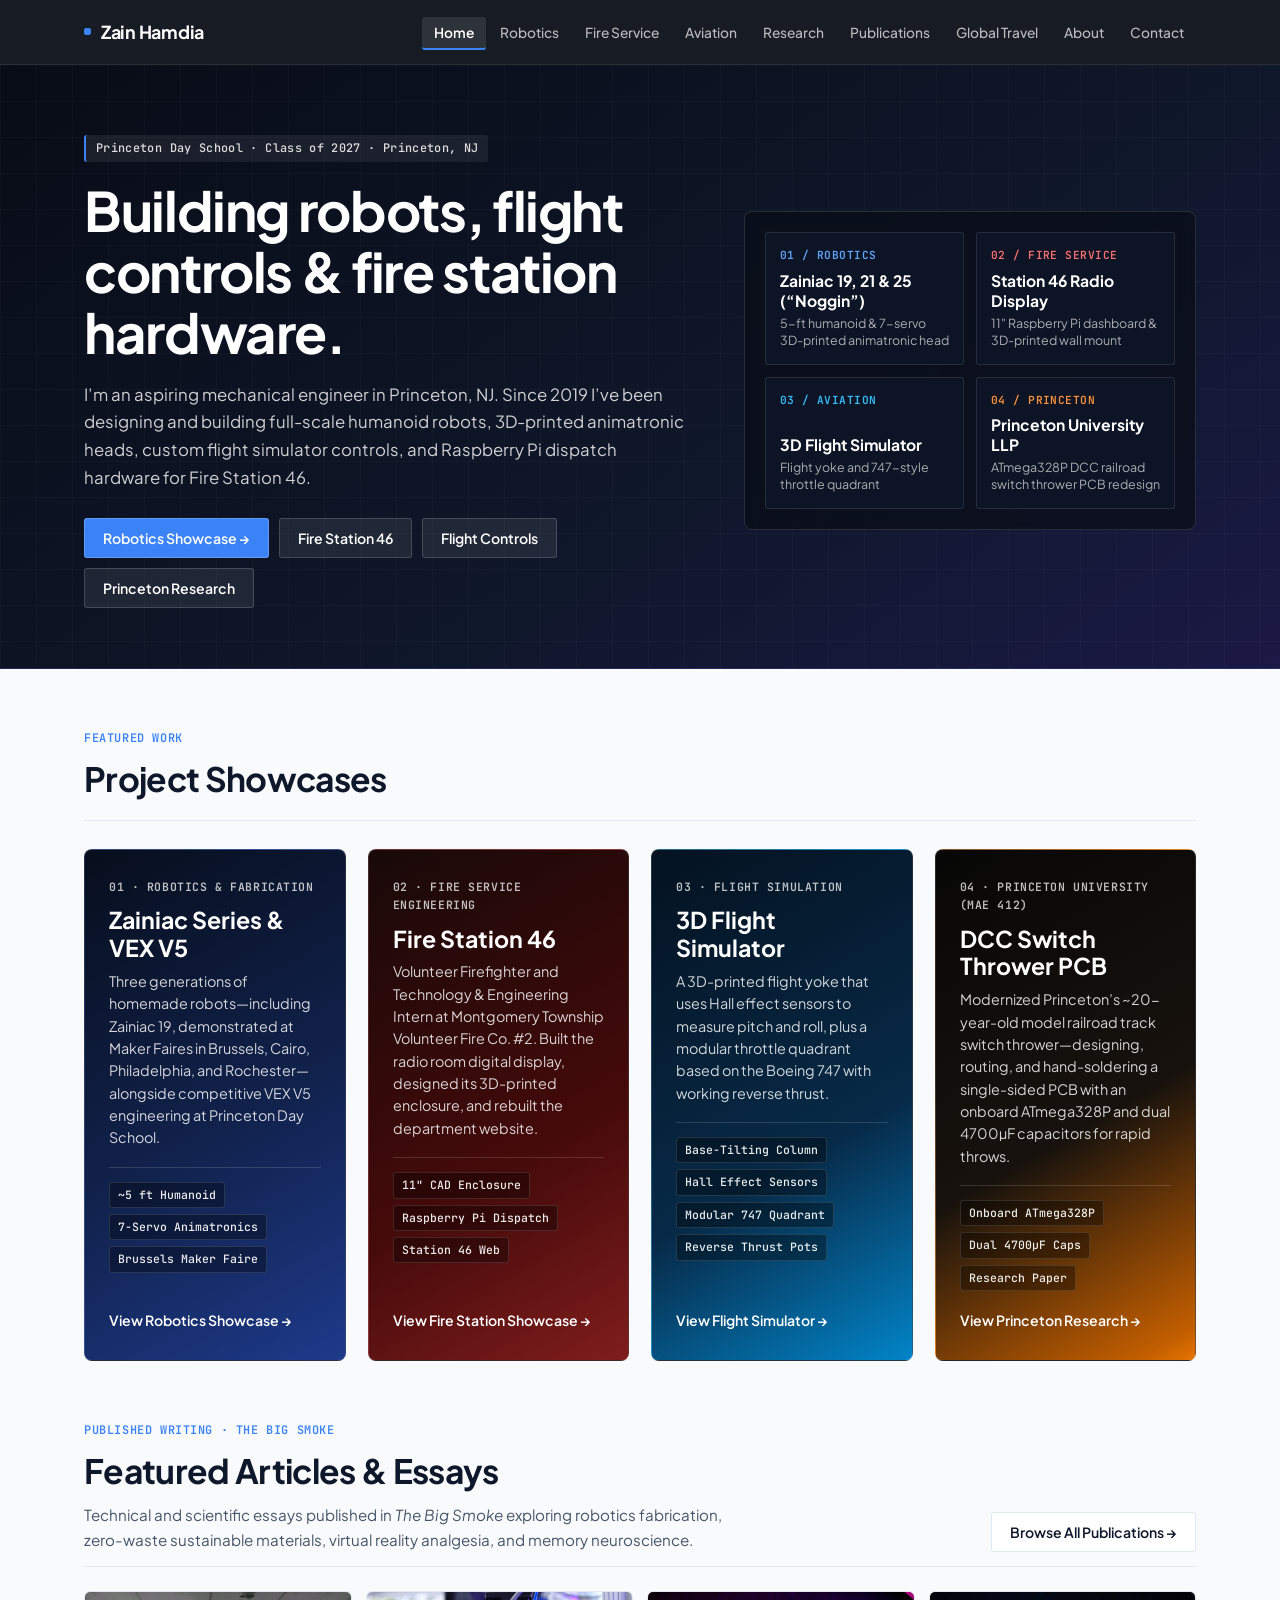
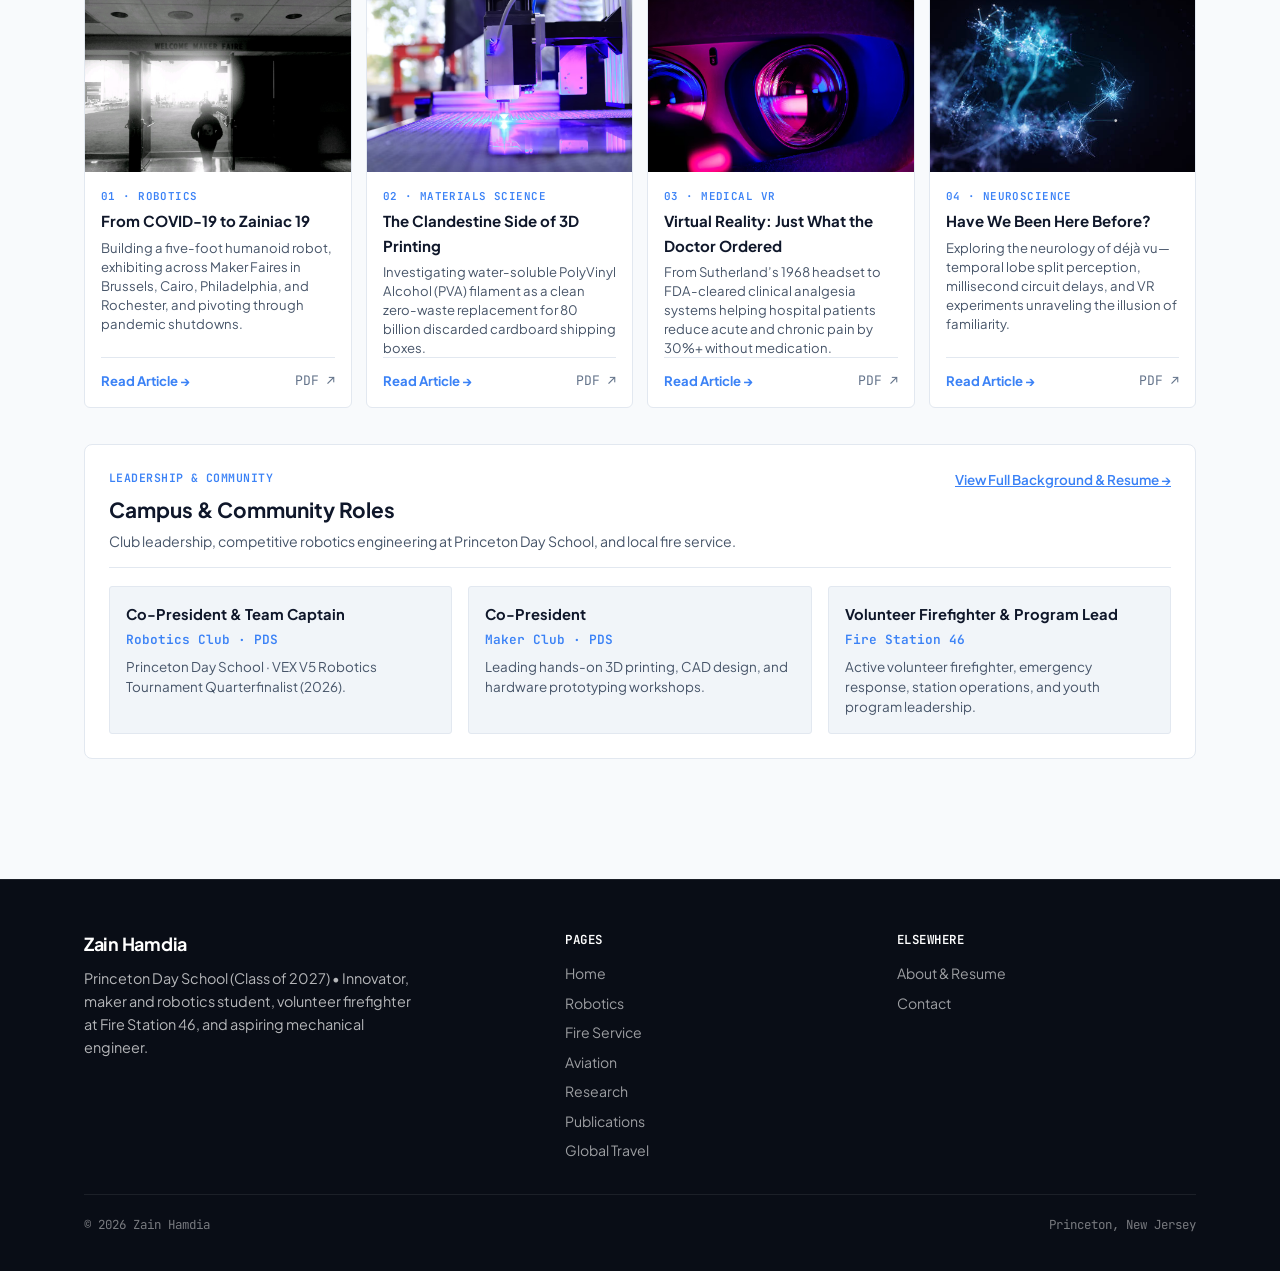
<file: index.html>
<!DOCTYPE html>
<html lang="en">
<head>
  <meta charset="UTF-8">
  <meta name="viewport" content="width=device-width, initial-scale=1.0">
  <title>Zain Hamdia — Engineering & Robotics Portfolio</title>
  <meta name="description" content="Portfolio of Zain Hamdia — Student at Princeton Day School (Class of 2027), innovator, maker and robotics student, volunteer firefighter, and aspiring mechanical engineer.">
  <link rel="stylesheet" href="css/styles.css?v=paper-1">
</head>
<body class="theme-home">

  <!-- Header -->
  <header class="site-header">
    <div class="container header-inner">
      <a href="index.html" class="brand-link">
        <span class="brand-dot"></span>
        <span class="brand-text-name">Zain Hamdia</span>
      </a>

      <nav aria-label="Main Navigation">
        <ul class="nav-menu" id="nav-menu">
          <li><a href="index.html" class="nav-link active">Home</a></li>
          <li><a href="robotics.html" class="nav-link">Robotics</a></li>
          <li><a href="firefighting.html" class="nav-link">Fire Service</a></li>
          <li><a href="aviation.html" class="nav-link">Aviation</a></li>
          <li><a href="research.html" class="nav-link">Research</a></li>
          <li><a href="publications.html" class="nav-link">Publications</a></li>
          <li><a href="travel.html" class="nav-link">Global Travel</a></li>
          <li><a href="about.html" class="nav-link">About</a></li>
          <li><a href="contact.html" class="nav-link">Contact</a></li>
        </ul>
      </nav>

      <button id="mobile-toggle" class="mobile-menu-toggle" aria-label="Toggle menu">Menu</button>
    </div>
  </header>

  <main>
    <!-- Section 1: Intro Hero -->
    <section class="home-hero">
      <div class="container">
        <div class="home-hero-grid">
          <div>
            <span class="hero-kicker">Princeton Day School · Class of 2027 · Princeton, NJ</span>
            <h1 class="home-hero-title">Building robots, flight controls &amp; fire station hardware.</h1>
            <p class="home-hero-bio">
              I’m an aspiring mechanical engineer in Princeton, NJ. Since 2019 I’ve been designing and building full-scale humanoid robots, 3D-printed animatronic heads, custom flight simulator controls, and Raspberry Pi dispatch hardware for Fire Station 46.
            </p>
            <div class="home-hero-actions">
              <a href="robotics.html" class="btn btn-primary">Robotics Showcase →</a>
              <a href="firefighting.html" class="btn btn-secondary">Fire Station 46</a>
              <a href="aviation.html" class="btn btn-secondary">Flight Controls</a>
              <a href="research.html" class="btn btn-secondary">Princeton Research</a>
            </div>
          </div>

          <!-- Hero Visual Stage Preview -->
          <div class="hero-visual-stage">
            <div class="stage-tiles">
              <a href="robotics.html" class="stage-tile tile-robotics">
                <span class="stage-tile-tag" style="color: #60a5fa;">01 / Robotics</span>
                <div>
                  <div class="stage-tile-title">Zainiac 19, 21 &amp; 25 (“Noggin”)</div>
                  <div class="stage-tile-sub">5-ft humanoid &amp; 7-servo 3D-printed animatronic head</div>
                </div>
              </a>

              <a href="firefighting.html" class="stage-tile tile-fire">
                <span class="stage-tile-tag" style="color: #f87171;">02 / Fire Service</span>
                <div>
                  <div class="stage-tile-title">Station 46 Radio Display</div>
                  <div class="stage-tile-sub">11" Raspberry Pi dashboard &amp; 3D-printed wall mount</div>
                </div>
              </a>

              <a href="aviation.html" class="stage-tile tile-aviation">
                <span class="stage-tile-tag" style="color: #38bdf8;">03 / Aviation</span>
                <div>
                  <div class="stage-tile-title">3D Flight Simulator</div>
                  <div class="stage-tile-sub">Flight yoke and 747-style throttle quadrant</div>
                </div>
              </a>

              <a href="research.html" class="stage-tile tile-lab">
                <span class="stage-tile-tag" style="color: #fb923c;">04 / Princeton</span>
                <div>
                  <div class="stage-tile-title">Princeton University LLP</div>
                  <div class="stage-tile-sub">ATmega328P DCC railroad switch thrower PCB redesign</div>
                </div>
              </a>
            </div>
          </div>
        </div>
      </div>
    </section>

    <!-- Section 2: Four Themed Project Portals -->
    <section class="portal-section">
      <div class="container">
        <div class="section-header">
          <div>
            <div class="section-label">Featured Work</div>
            <h2 class="section-heading">Project Showcases</h2>
          </div>
        </div>

        <div class="portal-grid">
          <!-- 1. Robotics Portal (Cobalt & Blueprint Navy) -->
          <a href="robotics.html" class="portal-card portal-robotics">
            <div>
              <span class="portal-kicker">01 · Robotics &amp; Fabrication</span>
              <h3 class="portal-title">Zainiac Series &amp; VEX V5</h3>
              <p class="portal-desc">
                Three generations of homemade robots—including Zainiac 19, demonstrated at Maker Faires in Brussels, Cairo, Philadelphia, and Rochester—alongside competitive VEX V5 engineering at Princeton Day School.
              </p>
              <div class="portal-highlights">
                <span class="portal-pill">~5 ft Humanoid</span>
                <span class="portal-pill">7-Servo Animatronics</span>
                <span class="portal-pill">Brussels Maker Faire</span>
              </div>
            </div>
            <div class="portal-cta">View Robotics Showcase →</div>
          </a>

          <!-- 2. Fire Service Portal (Firehouse Crimson & Turnout Charcoal) -->
          <a href="firefighting.html" class="portal-card portal-fire">
            <div>
              <span class="portal-kicker">02 · Fire Service Engineering</span>
              <h3 class="portal-title">Fire Station 46</h3>
              <p class="portal-desc">
                Volunteer Firefighter and Technology &amp; Engineering Intern at Montgomery Township Volunteer Fire Co. #2. Built the radio room digital display, designed its 3D-printed enclosure, and rebuilt the department website.
              </p>
              <div class="portal-highlights">
                <span class="portal-pill">11" CAD Enclosure</span>
                <span class="portal-pill">Raspberry Pi Dispatch</span>
                <span class="portal-pill">Station 46 Web</span>
              </div>
            </div>
            <div class="portal-cta">View Fire Station Showcase →</div>
          </a>

          <!-- 3. Aviation Portal (Aerospace Cockpit Navy & Azure) -->
          <a href="aviation.html" class="portal-card portal-aviation">
            <div>
              <span class="portal-kicker">03 · Flight Simulation</span>
              <h3 class="portal-title">3D Flight Simulator</h3>
              <p class="portal-desc">
                A 3D-printed flight yoke that uses Hall effect sensors to measure pitch and roll, plus a modular throttle quadrant based on the Boeing 747 with working reverse thrust.
              </p>
              <div class="portal-highlights">
                <span class="portal-pill">Base-Tilting Column</span>
                <span class="portal-pill">Hall Effect Sensors</span>
                <span class="portal-pill">Modular 747 Quadrant</span>
                <span class="portal-pill">Reverse Thrust Pots</span>
              </div>
            </div>
            <div class="portal-cta">View Flight Simulator →</div>
          </a>

          <!-- 4. Princeton University Research Portal (Official Princeton Orange & Black) -->
          <a href="research.html" class="portal-card portal-research">
            <div>
              <span class="portal-kicker">04 · Princeton University (MAE 412)</span>
              <h3 class="portal-title">DCC Switch Thrower PCB</h3>
              <p class="portal-desc">
                Modernized Princeton’s ~20-year-old model railroad track switch thrower—designing, routing, and hand-soldering a single-sided PCB with an onboard ATmega328P and dual 4700µF capacitors for rapid throws.
              </p>
              <div class="portal-highlights">
                <span class="portal-pill">Onboard ATmega328P</span>
                <span class="portal-pill">Dual 4700µF Caps</span>
                <span class="portal-pill">Research Paper</span>
              </div>
            </div>
            <div class="portal-cta">View Princeton Research →</div>
          </a>
        </div>
      </div>
    </section>

    <!-- Section 3: Published Articles Display Piece (Picture from Each Article) -->
    <section class="portal-section" style="padding-top: 0;">
      <div class="container">
        <div class="section-header" style="margin-bottom: 24px; display: flex; justify-content: space-between; align-items: flex-end; flex-wrap: wrap; gap: 16px;">
          <div>
            <div class="section-label">Published Writing · The Big Smoke</div>
            <h2 class="section-heading">Featured Articles &amp; Essays</h2>
            <p style="color: var(--text-secondary); font-size: 0.95rem; margin-top: 6px; max-width: 640px;">
              Technical and scientific essays published in <em>The Big Smoke</em> exploring robotics fabrication, zero-waste sustainable materials, virtual reality analgesia, and memory neuroscience.
            </p>
          </div>
          <a href="publications.html" class="btn btn-secondary" style="border-color: var(--border); color: var(--text-primary); background: var(--bg-surface);">
            Browse All Publications →
          </a>
        </div>

        <div class="photo-grid-4">
          <!-- Article 1: From COVID-19 to Zainiac 19 -->
          <article class="photo-card">
            <a href="publications.html#article-zainiac" style="display: block; overflow: hidden;">
              <img src="img/article-zainiac-19.jpg" alt="Zain Hamdia presenting Zainiac 19 at Maker Faire" class="photo-card-img article-thumb">
            </a>
            <div class="photo-card-body">
              <div class="photo-card-tag">01 · Robotics</div>
              <h3 class="photo-card-title">
                <a href="publications.html#article-zainiac">From COVID-19 to Zainiac 19</a>
              </h3>
              <p class="photo-card-desc">
                Building a five-foot humanoid robot, exhibiting across Maker Faires in Brussels, Cairo, Philadelphia, and Rochester, and pivoting through pandemic shutdowns.
              </p>
              <div style="margin-top: auto; padding-top: 12px; display: flex; justify-content: space-between; align-items: center; border-top: 1px solid var(--border); font-size: 0.82rem;">
                <a href="publications.html#article-zainiac" style="font-weight: 700; color: var(--theme-primary);">Read Article →</a>
                <a href="docs/from-covid-19-to-zainiac-19.pdf" target="_blank" rel="noopener noreferrer" style="color: var(--text-muted); font-family: var(--font-mono);">PDF ↗</a>
              </div>
            </div>
          </article>

          <!-- Article 2: The Clandestine Side of 3D Printing -->
          <article class="photo-card">
            <a href="publications.html#article-3d-printing" style="display: block; overflow: hidden;">
              <img src="img/article-3d-printing.png" alt="Cardboard shipping crisis and dissolvable PVA filament" class="photo-card-img article-thumb">
            </a>
            <div class="photo-card-body">
              <div class="photo-card-tag">02 · Materials Science</div>
              <h3 class="photo-card-title">
                <a href="publications.html#article-3d-printing">The Clandestine Side of 3D Printing</a>
              </h3>
              <p class="photo-card-desc">
                Investigating water-soluble PolyVinyl Alcohol (PVA) filament as a clean zero-waste replacement for 80 billion discarded cardboard shipping boxes.
              </p>
              <div style="margin-top: auto; padding-top: 12px; display: flex; justify-content: space-between; align-items: center; border-top: 1px solid var(--border); font-size: 0.82rem;">
                <a href="publications.html#article-3d-printing" style="font-weight: 700; color: var(--theme-primary);">Read Article →</a>
                <a href="docs/the-clandestine-side-of-3d-printing.pdf" target="_blank" rel="noopener noreferrer" style="color: var(--text-muted); font-family: var(--font-mono);">PDF ↗</a>
              </div>
            </div>
          </article>

          <!-- Article 3: Virtual Reality: Just What the Doctor Ordered -->
          <article class="photo-card">
            <a href="publications.html#article-vr" style="display: block; overflow: hidden;">
              <img src="img/article-vr-healthcare.png" alt="Virtual reality headset medical analgesia in healthcare" class="photo-card-img article-thumb">
            </a>
            <div class="photo-card-body">
              <div class="photo-card-tag">03 · Medical VR</div>
              <h3 class="photo-card-title">
                <a href="publications.html#article-vr">Virtual Reality: Just What the Doctor Ordered</a>
              </h3>
              <p class="photo-card-desc">
                From Sutherland’s 1968 headset to FDA-cleared clinical analgesia systems helping hospital patients reduce acute and chronic pain by 30%+ without medication.
              </p>
              <div style="margin-top: auto; padding-top: 12px; display: flex; justify-content: space-between; align-items: center; border-top: 1px solid var(--border); font-size: 0.82rem;">
                <a href="publications.html#article-vr" style="font-weight: 700; color: var(--theme-primary);">Read Article →</a>
                <a href="docs/virtual-reality-just-what-the-doctor-ordered.pdf" target="_blank" rel="noopener noreferrer" style="color: var(--text-muted); font-family: var(--font-mono);">PDF ↗</a>
              </div>
            </div>
          </article>

          <!-- Article 4: Have We Been Here Before? -->
          <article class="photo-card">
            <a href="publications.html#article-deja-vu" style="display: block; overflow: hidden;">
              <img src="img/article-deja-vu.jpg" alt="Cognitive neuroscience of memory recall and déjà vu" class="photo-card-img article-thumb">
            </a>
            <div class="photo-card-body">
              <div class="photo-card-tag">04 · Neuroscience</div>
              <h3 class="photo-card-title">
                <a href="publications.html#article-deja-vu">Have We Been Here Before?</a>
              </h3>
              <p class="photo-card-desc">
                Exploring the neurology of déjà vu—temporal lobe split perception, millisecond circuit delays, and VR experiments unraveling the illusion of familiarity.
              </p>
              <div style="margin-top: auto; padding-top: 12px; display: flex; justify-content: space-between; align-items: center; border-top: 1px solid var(--border); font-size: 0.82rem;">
                <a href="publications.html#article-deja-vu" style="font-weight: 700; color: var(--theme-primary);">Read Article →</a>
                <a href="docs/have-we-been-here-before.pdf" target="_blank" rel="noopener noreferrer" style="color: var(--text-muted); font-family: var(--font-mono);">PDF ↗</a>
              </div>
            </div>
          </article>
        </div>

        <!-- Campus & Community Leadership Grid Below Articles -->
        <div class="visual-card" style="margin-top: 36px;">
          <div style="display: flex; justify-content: space-between; align-items: flex-start; flex-wrap: wrap; gap: 16px; margin-bottom: 18px; border-bottom: 1px solid var(--border); padding-bottom: 14px;">
            <div>
              <div class="visual-card-kicker">Leadership &amp; Community</div>
              <h3 class="visual-card-title" style="margin-bottom: 4px;">Campus &amp; Community Roles</h3>
              <p style="font-size: 0.88rem; color: var(--text-secondary); margin: 0;">Club leadership, competitive robotics engineering at Princeton Day School, and local fire service.</p>
            </div>
            <a href="about.html" style="font-size: 0.84rem; font-weight: 600; color: var(--theme-primary); text-decoration: underline;">
              View Full Background &amp; Resume →
            </a>
          </div>

          <div style="display: grid; grid-template-columns: repeat(3, 1fr); gap: 16px;" class="leadership-grid">
            <div style="background: var(--bg-subtle); border: 1px solid var(--border); border-radius: var(--radius-xs); padding: 16px;">
              <div style="font-size: 0.92rem; font-weight: 700; color: var(--text-primary); margin-bottom: 4px;">Co-President &amp; Team Captain</div>
              <div style="font-size: 0.8rem; color: var(--theme-primary); font-family: var(--font-mono); font-weight: 600; margin-bottom: 6px;">Robotics Club · PDS</div>
              <p style="font-size: 0.84rem; color: var(--text-secondary); line-height: 1.5; margin: 0;">Princeton Day School · VEX V5 Robotics Tournament Quarterfinalist (2026).</p>
            </div>
            <div style="background: var(--bg-subtle); border: 1px solid var(--border); border-radius: var(--radius-xs); padding: 16px;">
              <div style="font-size: 0.92rem; font-weight: 700; color: var(--text-primary); margin-bottom: 4px;">Co-President</div>
              <div style="font-size: 0.8rem; color: var(--theme-primary); font-family: var(--font-mono); font-weight: 600; margin-bottom: 6px;">Maker Club · PDS</div>
              <p style="font-size: 0.84rem; color: var(--text-secondary); line-height: 1.5; margin: 0;">Leading hands-on 3D printing, CAD design, and hardware prototyping workshops.</p>
            </div>
            <div style="background: var(--bg-subtle); border: 1px solid var(--border); border-radius: var(--radius-xs); padding: 16px;">
              <div style="font-size: 0.92rem; font-weight: 700; color: var(--text-primary); margin-bottom: 4px;">Volunteer Firefighter &amp; Program Lead</div>
              <div style="font-size: 0.8rem; color: var(--theme-primary); font-family: var(--font-mono); font-weight: 600; margin-bottom: 6px;">Fire Station 46</div>
              <p style="font-size: 0.84rem; color: var(--text-secondary); line-height: 1.5; margin: 0;">Active volunteer firefighter, emergency response, station operations, and youth program leadership.</p>
            </div>
          </div>
        </div>
      </div>
    </section>
  </main>


  <!-- Footer -->
  <footer class="site-footer">
    <div class="container">
      <div class="footer-grid">
        <div>
          <div class="brand-text-name" style="margin-bottom: 8px;">Zain Hamdia</div>
          <p style="font-size: 0.9rem; max-width: 340px;">
            Princeton Day School (Class of 2027) • Innovator, maker and robotics student, volunteer firefighter at Fire Station 46, and aspiring mechanical engineer.
          </p>
        </div>
        <div>
          <div class="footer-col-title">Pages</div>
          <ul class="footer-col-links">
            <li><a href="index.html">Home</a></li>
            <li><a href="robotics.html">Robotics</a></li>
            <li><a href="firefighting.html">Fire Service</a></li>
            <li><a href="aviation.html">Aviation</a></li>
            <li><a href="research.html">Research</a></li>
            <li><a href="publications.html">Publications</a></li>
            <li><a href="travel.html">Global Travel</a></li>
          </ul>
        </div>
        <div>
          <div class="footer-col-title">Elsewhere</div>
          <ul class="footer-col-links">
            <li><a href="about.html">About &amp; Resume</a></li>
            <li><a href="contact.html">Contact</a></li>
          </ul>
        </div>
      </div>
      <div class="footer-bottom">
        <span>© 2026 Zain Hamdia</span>
        <span>Princeton, New Jersey</span>
      </div>
    </div>
  </footer>

  <script src="js/app.js?v=paper-1"></script>
</body>
</html>
</file>
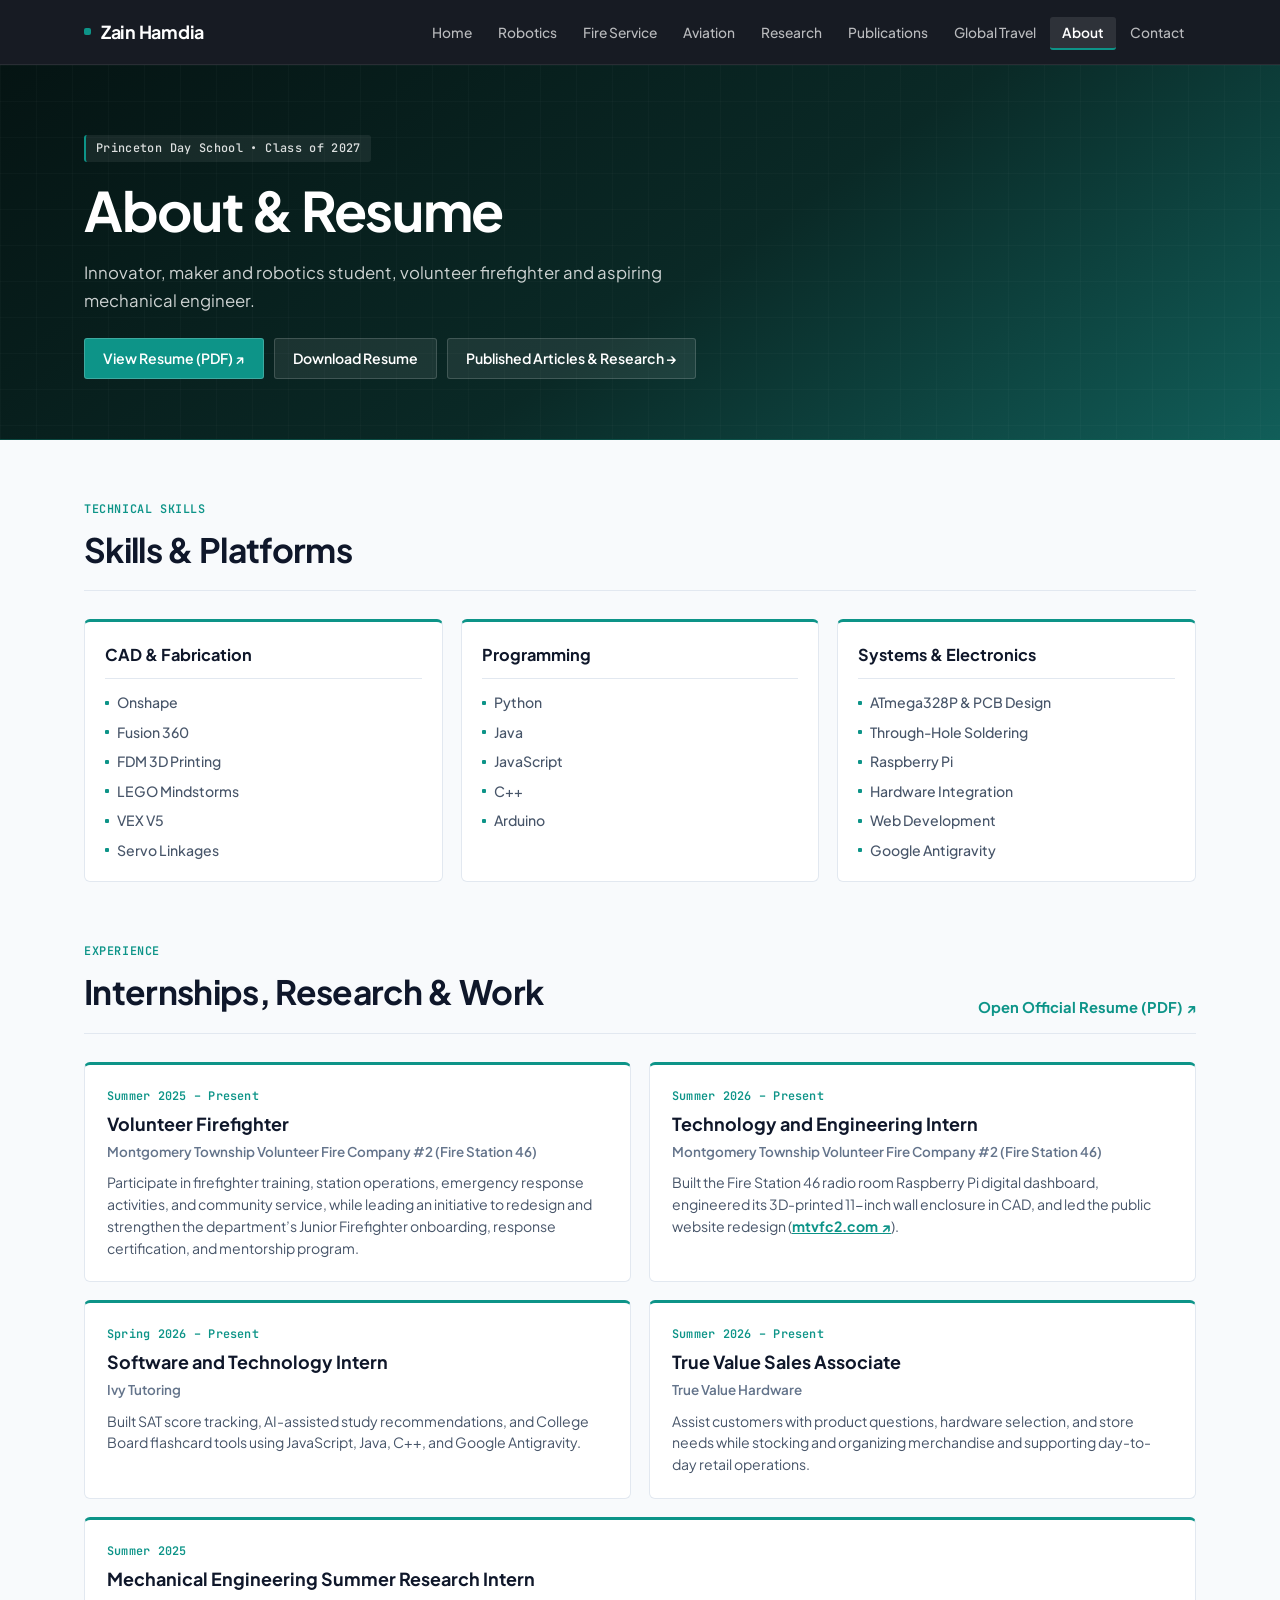
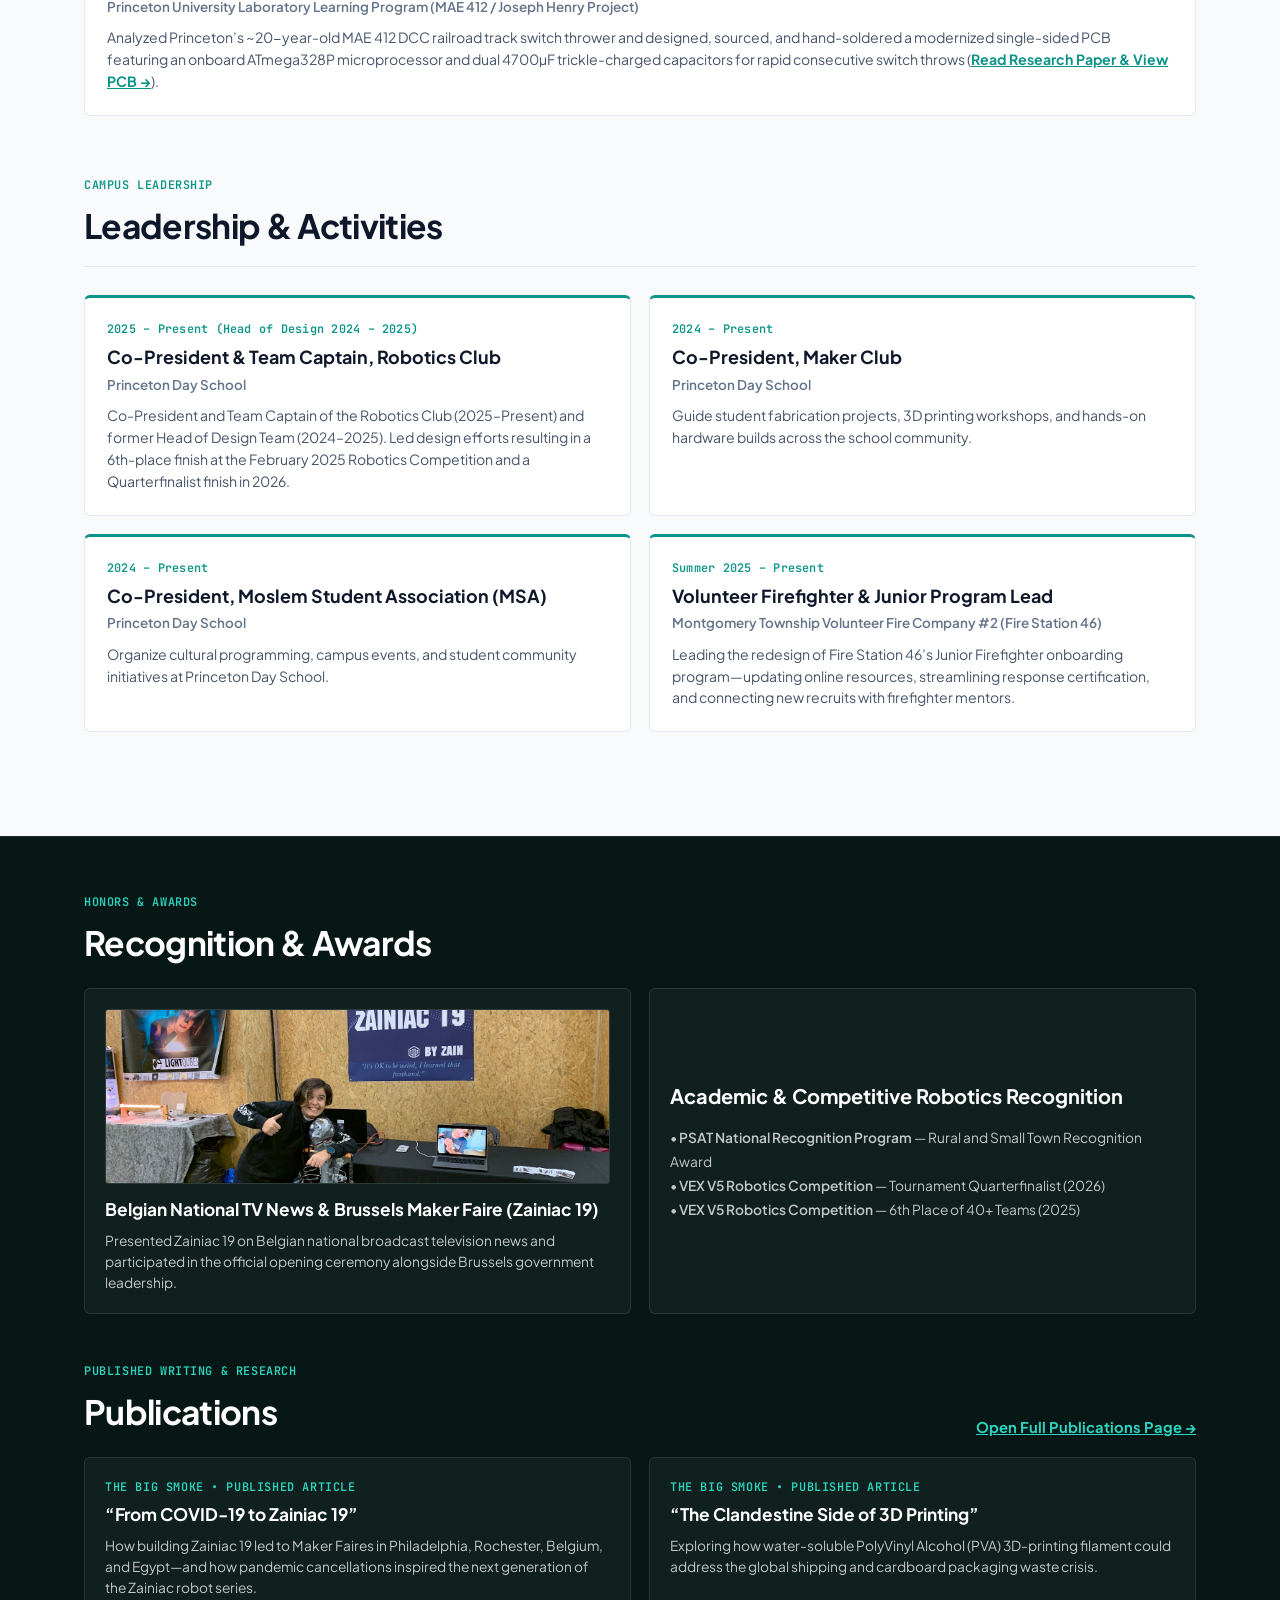
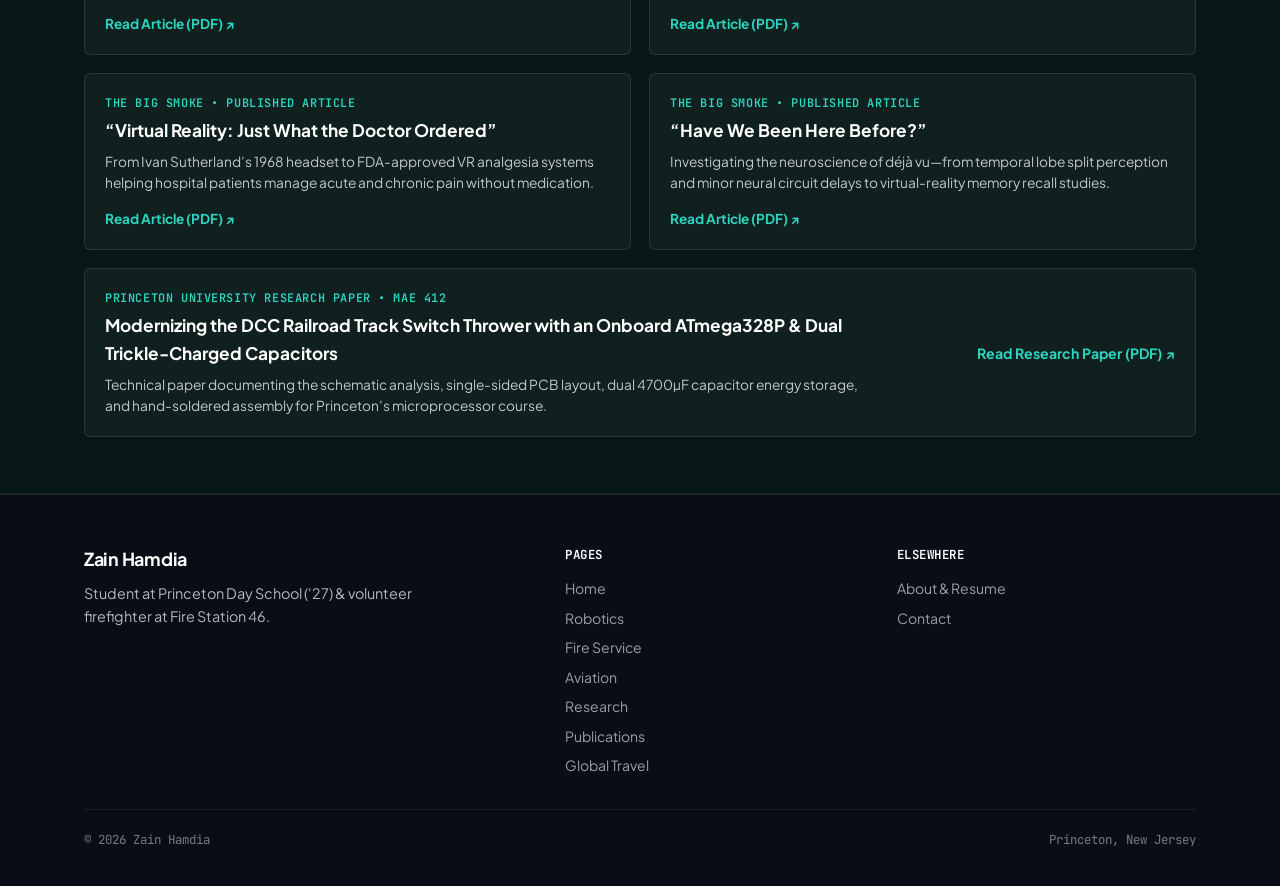
<file: about.html>
<!DOCTYPE html>
<html lang="en">
<head>
  <meta charset="UTF-8">
  <meta name="viewport" content="width=device-width, initial-scale=1.0">
  <title>About &amp; Resume — Zain Hamdia</title>
  <meta name="description" content="Background, technical skills, leadership, internships, and published articles of Zain Hamdia — Innovator, maker and robotics student, volunteer firefighter, and aspiring mechanical engineer.">
  <link rel="stylesheet" href="css/styles.css?v=paper-1">
</head>
<body class="theme-about">

  <!-- Header -->
  <header class="site-header">
    <div class="container header-inner">
      <a href="index.html" class="brand-link">
        <span class="brand-dot"></span>
        <span class="brand-text-name">Zain Hamdia</span>
      </a>

      <nav aria-label="Main Navigation">
        <ul class="nav-menu" id="nav-menu">
          <li><a href="index.html" class="nav-link">Home</a></li>
          <li><a href="robotics.html" class="nav-link">Robotics</a></li>
          <li><a href="firefighting.html" class="nav-link">Fire Service</a></li>
          <li><a href="aviation.html" class="nav-link">Aviation</a></li>
          <li><a href="research.html" class="nav-link">Research</a></li>
          <li><a href="publications.html" class="nav-link">Publications</a></li>
          <li><a href="travel.html" class="nav-link">Global Travel</a></li>
          <li><a href="about.html" class="nav-link active">About</a></li>
          <li><a href="contact.html" class="nav-link">Contact</a></li>
        </ul>
      </nav>

      <button id="mobile-toggle" class="mobile-menu-toggle" aria-label="Toggle menu">Menu</button>
    </div>
  </header>

  <main>
    <!-- Emerald & Teal About Hero -->
    <section class="page-hero">
      <div class="container">
        <span class="page-kicker">Princeton Day School • Class of 2027</span>
        <h1 class="page-title">About &amp; Resume</h1>
        <p class="page-subtitle" style="margin-bottom: 24px;">
          Innovator, maker and robotics student, volunteer firefighter and aspiring mechanical engineer.
        </p>
        <div class="home-hero-actions">
          <a href="docs/zain-hamdia-resume.pdf" target="_blank" rel="noopener noreferrer" class="btn btn-primary">
            View Resume (PDF) ↗
          </a>
          <a href="docs/zain-hamdia-resume.pdf" download="Zain_Hamdia_Resume.pdf" class="btn btn-secondary">
            Download Resume
          </a>
          <a href="publications.html" class="btn btn-secondary">
            Published Articles &amp; Research →
          </a>
        </div>
      </div>
    </section>

    <!-- Section 1: Clean Modern Technical Skills & Platforms (3-Column Tech Focus) -->
    <section class="portal-section">
      <div class="container">
        <div class="section-header">
          <div>
            <div class="section-label">Technical Skills</div>
            <h2 class="section-heading">Skills &amp; Platforms</h2>
          </div>
        </div>

        <div class="skills-container-grid" style="grid-template-columns: repeat(3, 1fr);">
          <div class="skill-box">
            <h3 class="skill-box-title">CAD &amp; Fabrication</h3>
            <ul class="skill-list">
              <li>Onshape</li>
              <li>Fusion 360</li>
              <li>FDM 3D Printing</li>
              <li>LEGO Mindstorms</li>
              <li>VEX V5</li>
              <li>Servo Linkages</li>
            </ul>
          </div>

          <div class="skill-box">
            <h3 class="skill-box-title">Programming</h3>
            <ul class="skill-list">
              <li>Python</li>
              <li>Java</li>
              <li>JavaScript</li>
              <li>C++</li>
              <li>Arduino</li>
            </ul>
          </div>

          <div class="skill-box">
            <h3 class="skill-box-title">Systems &amp; Electronics</h3>
            <ul class="skill-list">
              <li>ATmega328P &amp; PCB Design</li>
              <li>Through-Hole Soldering</li>
              <li>Raspberry Pi</li>
              <li>Hardware Integration</li>
              <li>Web Development</li>
              <li>Google Antigravity</li>
            </ul>
          </div>
        </div>
      </div>
    </section>

    <!-- Section 2: Internships, Research & Work (Ordered & Consistently Dated) -->
    <section class="portal-section" style="padding-top: 0;">
      <div class="container">
        <div class="section-header">
          <div>
            <div class="section-label">Experience</div>
            <h2 class="section-heading">Internships, Research &amp; Work</h2>
          </div>
          <a href="docs/zain-hamdia-resume.pdf" target="_blank" rel="noopener noreferrer" style="font-weight: 700; color: var(--theme-primary); font-size: 0.92rem;">Open Official Resume (PDF) ↗</a>
        </div>

        <div class="timeline-track" style="grid-template-columns: repeat(2, 1fr);">
          <!-- 1. Volunteer Firefighter -->
          <div class="timeline-node">
            <div class="timeline-date">Summer 2025 – Present</div>
            <div class="timeline-role">Volunteer Firefighter</div>
            <div class="timeline-org">Montgomery Township Volunteer Fire Company #2 (Fire Station 46)</div>
            <p class="timeline-desc">
              Participate in firefighter training, station operations, emergency response activities, and community service, while leading an initiative to redesign and strengthen the department’s Junior Firefighter onboarding, response certification, and mentorship program.
            </p>
          </div>

          <!-- 2. Technology and Engineering Intern -->
          <div class="timeline-node">
            <div class="timeline-date">Summer 2026 – Present</div>
            <div class="timeline-role">Technology and Engineering Intern</div>
            <div class="timeline-org">Montgomery Township Volunteer Fire Company #2 (Fire Station 46)</div>
            <p class="timeline-desc">
              Built the Fire Station 46 radio room Raspberry Pi digital dashboard, engineered its 3D-printed 11-inch wall enclosure in CAD, and led the public website redesign (<a href="https://mtvfc2.com/" target="_blank" rel="noopener noreferrer" style="color: var(--theme-primary); font-weight: 700; text-decoration: underline;">mtvfc2.com ↗</a>).
            </p>
          </div>

          <!-- 3. Software and Technology Intern, Ivy -->
          <div class="timeline-node">
            <div class="timeline-date">Spring 2026 – Present</div>
            <div class="timeline-role">Software and Technology Intern</div>
            <div class="timeline-org">Ivy Tutoring</div>
            <p class="timeline-desc">
              Built SAT score tracking, AI-assisted study recommendations, and College Board flashcard tools using JavaScript, Java, C++, and Google Antigravity.
            </p>
          </div>

          <!-- 4. True Value Sales Associate -->
          <div class="timeline-node">
            <div class="timeline-date">Summer 2026 – Present</div>
            <div class="timeline-role">True Value Sales Associate</div>
            <div class="timeline-org">True Value Hardware</div>
            <p class="timeline-desc">
              Assist customers with product questions, hardware selection, and store needs while stocking and organizing merchandise and supporting day-to-day retail operations.
            </p>
          </div>

          <!-- 5. Mechanical Engineering Summer Research Intern, Princeton -->
          <div class="timeline-node" style="grid-column: 1 / -1;">
            <div class="timeline-date">Summer 2025</div>
            <div class="timeline-role">Mechanical Engineering Summer Research Intern</div>
            <div class="timeline-org">Princeton University Laboratory Learning Program (MAE 412 / Joseph Henry Project)</div>
            <p class="timeline-desc">
              Analyzed Princeton’s ~20-year-old MAE 412 DCC railroad track switch thrower and designed, sourced, and hand-soldered a modernized single-sided PCB featuring an onboard ATmega328P microprocessor and dual 4700µF trickle-charged capacitors for rapid consecutive switch throws (<a href="research.html" style="color: var(--theme-primary); font-weight: 700; text-decoration: underline;">Read Research Paper &amp; View PCB →</a>).
            </p>
          </div>
        </div>
      </div>
    </section>

    <!-- Section 3: Dedicated Leadership Section -->
    <section class="portal-section" style="padding-top: 0;">
      <div class="container">
        <div class="section-header">
          <div>
            <div class="section-label">Campus Leadership</div>
            <h2 class="section-heading">Leadership &amp; Activities</h2>
          </div>
        </div>

        <div class="timeline-track" style="grid-template-columns: repeat(2, 1fr);">
          <div class="timeline-node">
            <div class="timeline-date">2025 – Present (Head of Design 2024 – 2025)</div>
            <div class="timeline-role">Co-President &amp; Team Captain, Robotics Club</div>
            <div class="timeline-org">Princeton Day School</div>
            <p class="timeline-desc">
              Co-President and Team Captain of the Robotics Club (2025–Present) and former Head of Design Team (2024–2025). Led design efforts resulting in a 6th-place finish at the February 2025 Robotics Competition and a Quarterfinalist finish in 2026.
            </p>
          </div>

          <div class="timeline-node">
            <div class="timeline-date">2024 – Present</div>
            <div class="timeline-role">Co-President, Maker Club</div>
            <div class="timeline-org">Princeton Day School</div>
            <p class="timeline-desc">
              Guide student fabrication projects, 3D printing workshops, and hands-on hardware builds across the school community.
            </p>
          </div>

          <div class="timeline-node">
            <div class="timeline-date">2024 – Present</div>
            <div class="timeline-role">Co-President, Moslem Student Association (MSA)</div>
            <div class="timeline-org">Princeton Day School</div>
            <p class="timeline-desc">
              Organize cultural programming, campus events, and student community initiatives at Princeton Day School.
            </p>
          </div>

          <div class="timeline-node">
            <div class="timeline-date">Summer 2025 – Present</div>
            <div class="timeline-role">Volunteer Firefighter &amp; Junior Program Lead</div>
            <div class="timeline-org">Montgomery Township Volunteer Fire Company #2 (Fire Station 46)</div>
            <p class="timeline-desc">
              Leading the redesign of Fire Station 46’s Junior Firefighter onboarding program—updating online resources, streamlining response certification, and connecting new recruits with firefighter mentors.
            </p>
          </div>
        </div>
      </div>
    </section>

    <!-- Section 4: Dark Contrast Band — Honors First (Full Width), Followed by Publications (Full Width) -->
    <section class="feature-band" style="margin-bottom: 0;">
      <div class="container">
        <!-- 1. Honors & Recognition (Full Width) -->
        <div style="margin-bottom: 48px;">
          <div class="section-label">Honors &amp; Awards</div>
          <h2 class="section-heading" style="margin-bottom: 18px;">Recognition &amp; Awards</h2>
          <div class="photo-grid-2" style="margin-top: 0;">
            <div class="band-card">
              <img src="img/maker-brussels-booth.jpg" alt="Zain Hamdia with Zainiac 19 at Brussels Maker Faire" class="band-card-img">
              <div class="band-card-title">Belgian National TV News &amp; Brussels Maker Faire (Zainiac 19)</div>
              <p class="band-card-text">Presented Zainiac 19 on Belgian national broadcast television news and participated in the official opening ceremony alongside Brussels government leadership.</p>
            </div>
            <div class="band-card" style="display: flex; flex-direction: column; justify-content: center;">
              <div class="band-card-title" style="font-size: 1.25rem; margin-bottom: 14px;">Academic &amp; Competitive Robotics Recognition</div>
              <p class="band-card-text" style="margin-bottom: 0; line-height: 1.75;">
                • <strong>PSAT National Recognition Program</strong> — Rural and Small Town Recognition Award<br>
                • <strong>VEX V5 Robotics Competition</strong> — Tournament Quarterfinalist (2026)<br>
                • <strong>VEX V5 Robotics Competition</strong> — 6th Place of 40+ Teams (2025)
              </p>
            </div>
          </div>
        </div>

        <!-- 2. Publications (Full Width Across Page, Below Honors) -->
        <div id="publications">
          <div style="display: flex; justify-content: space-between; align-items: flex-end; flex-wrap: wrap; gap: 12px; margin-bottom: 18px;">
            <div>
              <div class="section-label" style="color: var(--band-accent);">Published Writing &amp; Research</div>
              <h2 class="section-heading" style="color: #ffffff; margin-bottom: 0;">Publications</h2>
            </div>
            <a href="publications.html" style="color: var(--band-accent); font-weight: 700; font-size: 0.92rem; text-decoration: underline;">Open Full Publications Page →</a>
          </div>

          <div class="photo-grid-2" style="margin-top: 0;">
            <a href="docs/from-covid-19-to-zainiac-19.pdf" target="_blank" rel="noopener noreferrer" class="band-card" style="display: flex; flex-direction: column; justify-content: space-between;">
              <div>
                <div class="section-label" style="color: var(--band-accent); margin-bottom: 4px;">The Big Smoke • Published Article</div>
                <div class="band-card-title">“From COVID-19 to Zainiac 19”</div>
                <p class="band-card-text">How building Zainiac 19 led to Maker Faires in Philadelphia, Rochester, Belgium, and Egypt—and how pandemic cancellations inspired the next generation of the Zainiac robot series.</p>
              </div>
              <div style="margin-top: 14px; font-size: 0.85rem; font-weight: 700; color: var(--band-accent);">Read Article (PDF) ↗</div>
            </a>

            <a href="docs/the-clandestine-side-of-3d-printing.pdf" target="_blank" rel="noopener noreferrer" class="band-card" style="display: flex; flex-direction: column; justify-content: space-between;">
              <div>
                <div class="section-label" style="color: var(--band-accent); margin-bottom: 4px;">The Big Smoke • Published Article</div>
                <div class="band-card-title">“The Clandestine Side of 3D Printing”</div>
                <p class="band-card-text">Exploring how water-soluble PolyVinyl Alcohol (PVA) 3D-printing filament could address the global shipping and cardboard packaging waste crisis.</p>
              </div>
              <div style="margin-top: 14px; font-size: 0.85rem; font-weight: 700; color: var(--band-accent);">Read Article (PDF) ↗</div>
            </a>

            <a href="docs/virtual-reality-just-what-the-doctor-ordered.pdf" target="_blank" rel="noopener noreferrer" class="band-card" style="display: flex; flex-direction: column; justify-content: space-between;">
              <div>
                <div class="section-label" style="color: var(--band-accent); margin-bottom: 4px;">The Big Smoke • Published Article</div>
                <div class="band-card-title">“Virtual Reality: Just What the Doctor Ordered”</div>
                <p class="band-card-text">From Ivan Sutherland’s 1968 headset to FDA-approved VR analgesia systems helping hospital patients manage acute and chronic pain without medication.</p>
              </div>
              <div style="margin-top: 14px; font-size: 0.85rem; font-weight: 700; color: var(--band-accent);">Read Article (PDF) ↗</div>
            </a>

            <a href="docs/have-we-been-here-before.pdf" target="_blank" rel="noopener noreferrer" class="band-card" style="display: flex; flex-direction: column; justify-content: space-between;">
              <div>
                <div class="section-label" style="color: var(--band-accent); margin-bottom: 4px;">The Big Smoke • Published Article</div>
                <div class="band-card-title">“Have We Been Here Before?”</div>
                <p class="band-card-text">Investigating the neuroscience of déjà vu—from temporal lobe split perception and minor neural circuit delays to virtual-reality memory recall studies.</p>
              </div>
              <div style="margin-top: 14px; font-size: 0.85rem; font-weight: 700; color: var(--band-accent);">Read Article (PDF) ↗</div>
            </a>

            <a href="princeton-research-paper.pdf" target="_blank" rel="noopener noreferrer" class="band-card" style="grid-column: 1 / -1; display: flex; flex-wrap: wrap; justify-content: space-between; align-items: center; gap: 16px;">
              <div style="max-width: 760px;">
                <div class="section-label" style="color: var(--band-accent); margin-bottom: 4px;">Princeton University Research Paper • MAE 412</div>
                <div class="band-card-title">Modernizing the DCC Railroad Track Switch Thrower with an Onboard ATmega328P &amp; Dual Trickle-Charged Capacitors</div>
                <p class="band-card-text">Technical paper documenting the schematic analysis, single-sided PCB layout, dual 4700µF capacitor energy storage, and hand-soldered assembly for Princeton’s microprocessor course.</p>
              </div>
              <div style="font-size: 0.88rem; font-weight: 700; color: var(--band-accent); white-space: nowrap;">Read Research Paper (PDF) ↗</div>
            </a>
          </div>
        </div>
      </div>
    </section>
  </main>

  <!-- Footer -->
  <footer class="site-footer" style="margin-top: 0;">
    <div class="container">
      <div class="footer-grid">
        <div>
          <div class="brand-text-name" style="margin-bottom: 8px;">Zain Hamdia</div>
          <p style="font-size: 0.9rem; max-width: 340px;">
            Student at Princeton Day School ('27) &amp; volunteer firefighter at Fire Station 46.
          </p>
        </div>
        <div>
          <div class="footer-col-title">Pages</div>
          <ul class="footer-col-links">
            <li><a href="index.html">Home</a></li>
            <li><a href="robotics.html">Robotics</a></li>
            <li><a href="firefighting.html">Fire Service</a></li>
            <li><a href="aviation.html">Aviation</a></li>
            <li><a href="research.html">Research</a></li>
            <li><a href="publications.html">Publications</a></li>
            <li><a href="travel.html">Global Travel</a></li>
          </ul>
        </div>
        <div>
          <div class="footer-col-title">Elsewhere</div>
          <ul class="footer-col-links">
            <li><a href="about.html">About &amp; Resume</a></li>
            <li><a href="contact.html">Contact</a></li>
          </ul>
        </div>
      </div>
      <div class="footer-bottom">
        <span>© 2026 Zain Hamdia</span>
        <span>Princeton, New Jersey</span>
      </div>
    </div>
  </footer>

  <script src="js/app.js?v=paper-1"></script>
</body>
</html>
</file>
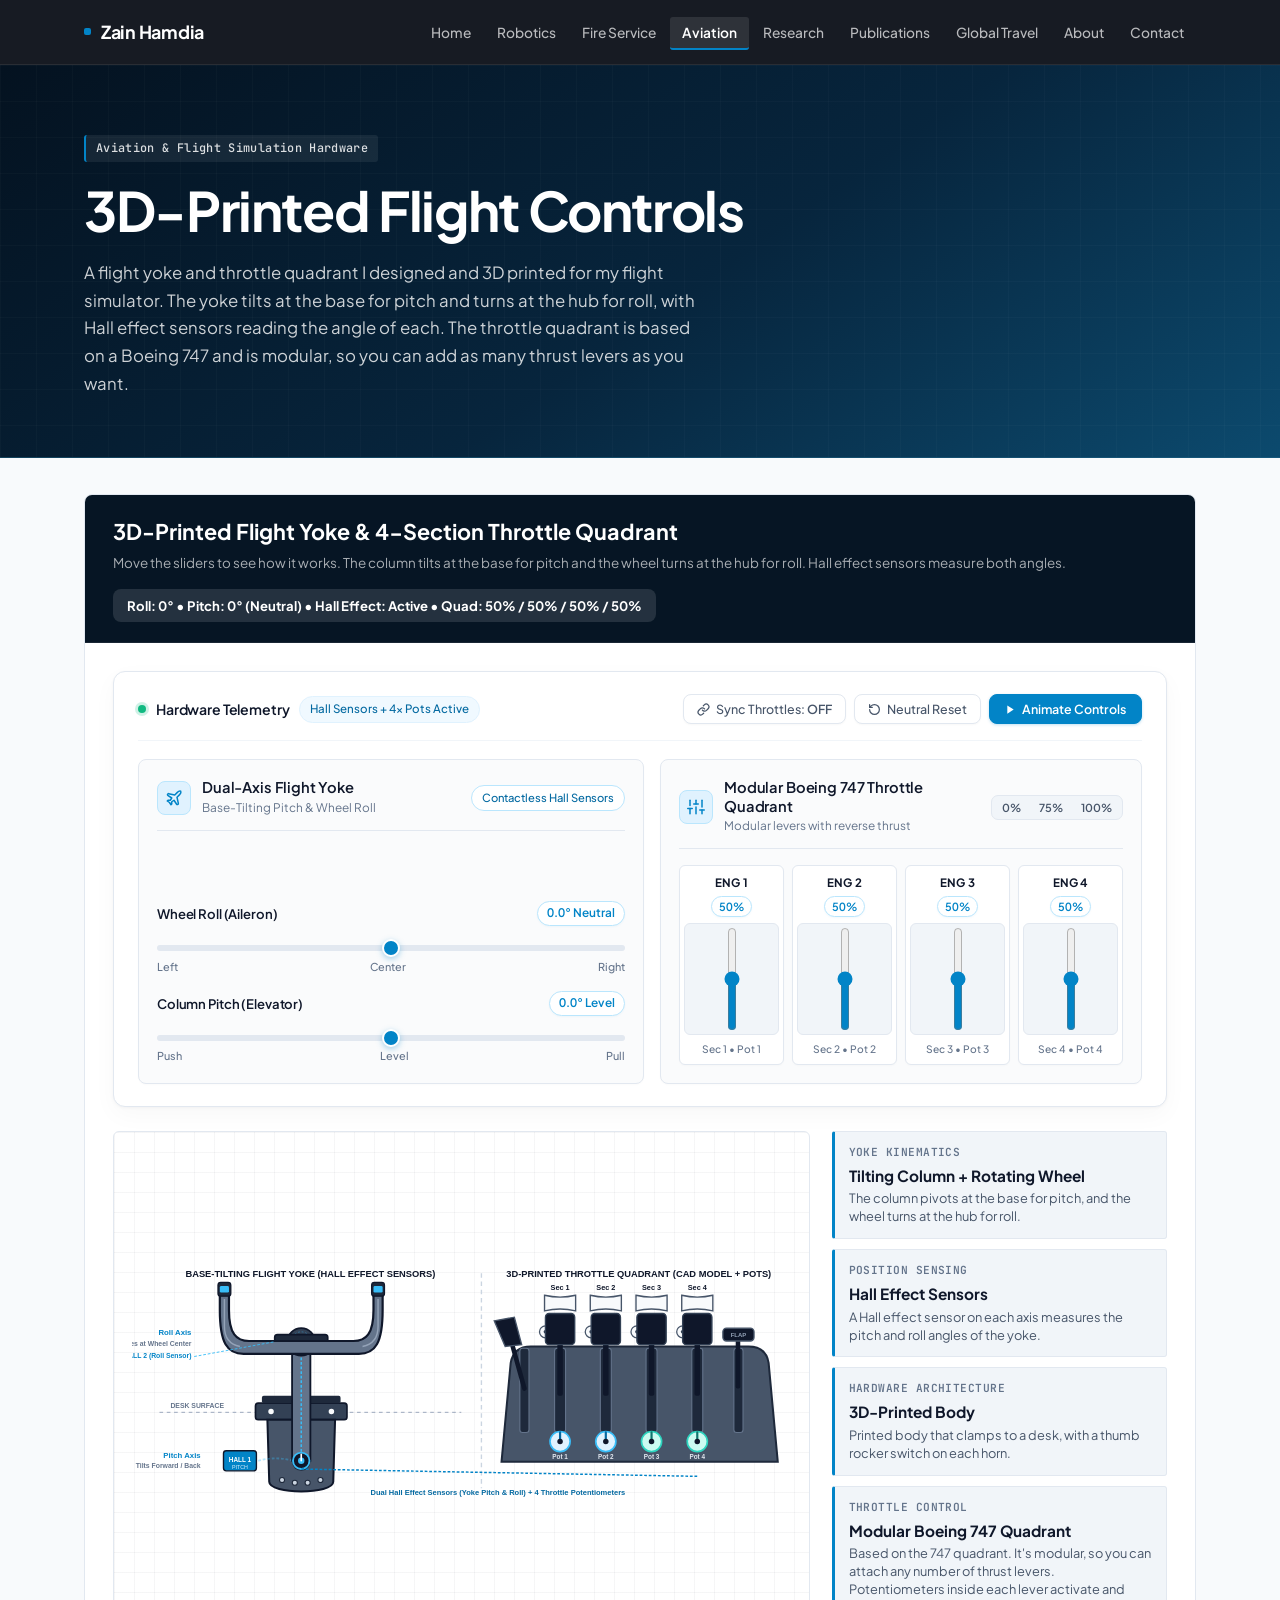
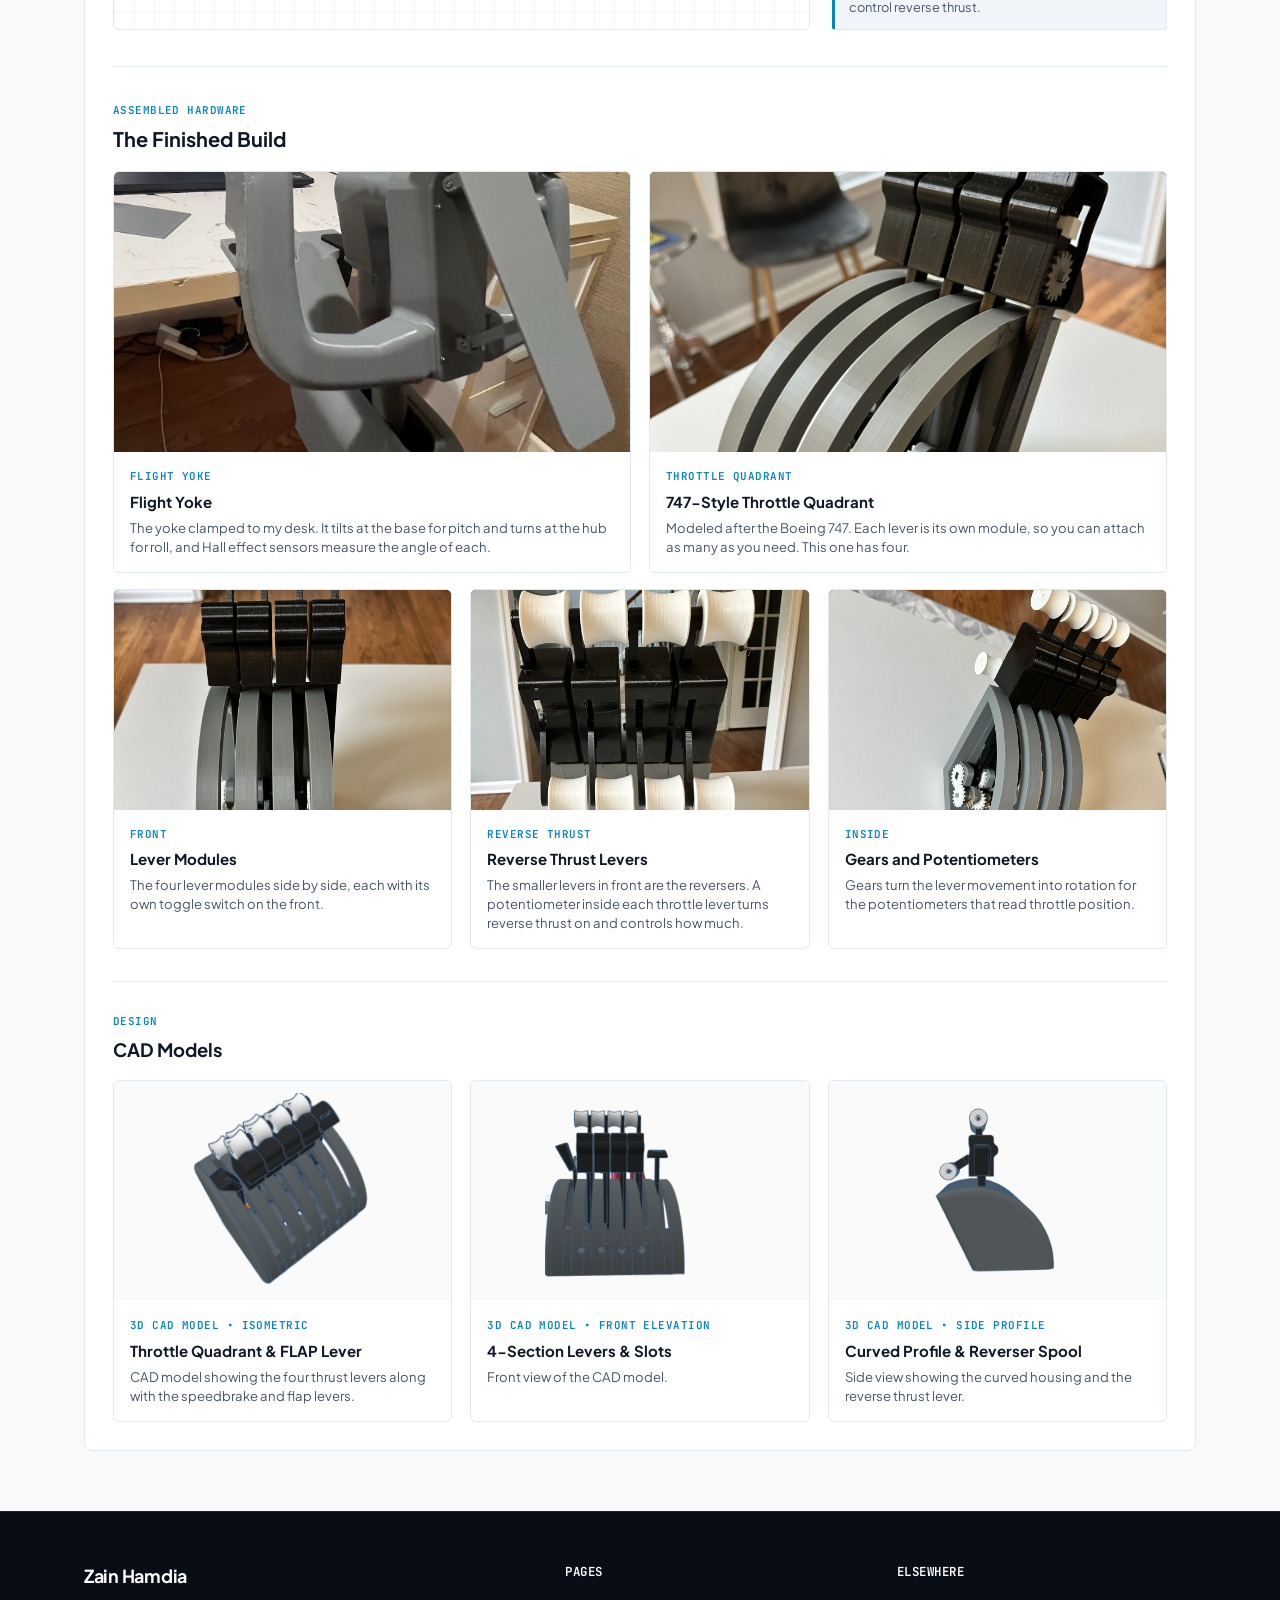
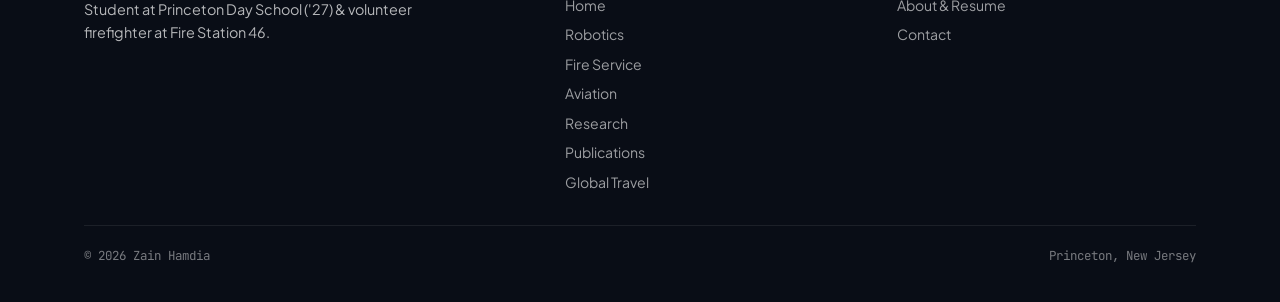
<file: aviation.html>
<!DOCTYPE html>
<html lang="en">
<head>
  <meta charset="UTF-8">
  <meta name="viewport" content="width=device-width, initial-scale=1.0">
  <title>Aviation &amp; Flight Controls — Zain Hamdia</title>
  <meta name="description" content="A 3D-printed flight yoke and a modular Boeing 747-style throttle quadrant, designed and built by Zain Hamdia.">
  <link rel="stylesheet" href="css/styles.css?v=cockpit-deck-4">
</head>
<body class="theme-aviation">

  <!-- Header -->
  <header class="site-header">
    <div class="container header-inner">
      <a href="index.html" class="brand-link">
        <span class="brand-dot"></span>
        <span class="brand-text-name">Zain Hamdia</span>
      </a>

      <nav aria-label="Main Navigation">
        <ul class="nav-menu" id="nav-menu">
          <li><a href="index.html" class="nav-link">Home</a></li>
          <li><a href="robotics.html" class="nav-link">Robotics</a></li>
          <li><a href="firefighting.html" class="nav-link">Fire Service</a></li>
          <li><a href="aviation.html" class="nav-link active">Aviation</a></li>
          <li><a href="research.html" class="nav-link">Research</a></li>
          <li><a href="publications.html" class="nav-link">Publications</a></li>
          <li><a href="travel.html" class="nav-link">Global Travel</a></li>
          <li><a href="about.html" class="nav-link">About</a></li>
          <li><a href="contact.html" class="nav-link">Contact</a></li>
        </ul>
      </nav>

      <button id="mobile-toggle" class="mobile-menu-toggle" aria-label="Toggle menu">Menu</button>
    </div>
  </header>

  <main>
    <!-- Aerospace Navy & Sky Cyan Hero -->
    <section class="page-hero">
      <div class="container">
        <span class="page-kicker">Aviation &amp; Flight Simulation Hardware</span>
        <h1 class="page-title">3D-Printed Flight Controls</h1>
        <p class="page-subtitle">
          A flight yoke and throttle quadrant I designed and 3D printed for my flight simulator. The yoke tilts at the base for pitch and turns at the hub for roll, with Hall effect sensors reading the angle of each. The throttle quadrant is based on a Boeing 747 and is modular, so you can add as many thrust levers as you want.
        </p>
      </div>
    </section>

    <!-- Section 1: Interactive 3D-Printed Flight Yoke & 4-Section Throttle Quadrant Stage -->
    <div class="container">
      <section id="flight-sim" class="interactive-showcase">
        <div class="showcase-top-bar">
          <div>
            <h2 class="showcase-title">3D-Printed Flight Yoke &amp; 4-Section Throttle Quadrant</h2>
            <div class="showcase-sub">Move the sliders to see how it works. The column tilts at the base for pitch and the wheel turns at the hub for roll. Hall effect sensors measure both angles.</div>
          </div>
          <span id="yoke-readout" style="font-size: 0.82rem; font-weight: 700; background: rgba(255,255,255,0.12); padding: 6px 14px; border-radius: 8px;">
            Roll: 0° • Pitch: 0° (Neutral) • Hall Effect: Active • Quad: 50% / 50% / 50% / 50%
          </span>
        </div>

        <div class="showcase-body">
          <!-- Cockpit Flight Controls Deck -->
          <div class="flight-deck">
            <!-- Master Toolbar -->
            <div class="flight-deck-toolbar">
              <div class="flight-deck-status">
                <span class="flight-status-dot" aria-hidden="true"></span>
                <span class="flight-status-title">Hardware Telemetry</span>
                <span class="flight-status-badge">Hall Sensors + 4x Pots Active</span>
              </div>
              <div class="flight-deck-actions">
                <button type="button" id="quad-sync-btn" class="flight-action-btn" title="Toggle Synchronized Throttle Quadrant Movement">
                  <svg class="flight-btn-svg" width="13" height="13" viewBox="0 0 24 24" fill="none" stroke="currentColor" stroke-width="2.3" stroke-linecap="round" stroke-linejoin="round" aria-hidden="true"><path d="M10 13a5 5 0 0 0 7.54.54l3-3a5 5 0 0 0-7.07-7.07l-1.72 1.71"></path><path d="M14 11a5 5 0 0 0-7.54-.54l-3 3a5 5 0 0 0 7.07 7.07l1.71-1.71"></path></svg>
                  <span>Sync Throttles: <strong id="quad-sync-status">OFF</strong></span>
                </button>
                <button type="button" id="yoke-reset-btn" class="flight-action-btn" title="Reset all controls to neutral position">
                  <svg class="flight-btn-svg" width="13" height="13" viewBox="0 0 24 24" fill="none" stroke="currentColor" stroke-width="2.3" stroke-linecap="round" stroke-linejoin="round" aria-hidden="true"><path d="M3 12a9 9 0 1 0 9-9 9.75 9.75 0 0 0-6.74 2.74L3 8"></path><path d="M3 3v5h5"></path></svg>
                  <span>Neutral Reset</span>
                </button>
                <button type="button" id="yoke-demo-btn" class="flight-animate-btn">
                  <svg class="flight-btn-svg" width="11" height="11" viewBox="0 0 24 24" fill="currentColor" aria-hidden="true"><polygon points="5 3 19 12 5 21 5 3"></polygon></svg>
                  <span>Animate Controls</span>
                </button>
              </div>
            </div>

            <!-- Two Hardware Control Bays (Yoke & Throttle Quadrant) -->
            <div class="flight-deck-bays">
              <!-- Left Bay: Flight Yoke -->
              <div class="flight-bay yoke-bay">
                <div class="flight-bay-header">
                  <div class="flight-bay-title-wrap">
                    <div class="flight-bay-icon-box" aria-hidden="true">
                      <svg width="18" height="18" viewBox="0 0 24 24" fill="none" stroke="currentColor" stroke-width="2" stroke-linecap="round" stroke-linejoin="round"><path d="M17.8 19.2 16 11l3.5-3.5C21 6 21.5 4 21 3c-1-.5-3 0-4.5 1.5L13 8 4.8 6.2c-.5-.1-.9.1-1.1.5l-.3.5c-.2.5-.1 1 .3 1.3L9 12l-2 3H4l-1 1 3 2 2 3 1-1v-3l3-2 3.5 5.3c.3.4.8.5 1.3.3l.5-.2c.4-.3.6-.7.5-1.2z"/></svg>
                    </div>
                    <div>
                      <h3 class="flight-bay-title">Dual-Axis Flight Yoke</h3>
                      <span class="flight-bay-sub">Base-Tilting Pitch &amp; Wheel Roll</span>
                    </div>
                  </div>
                  <span class="flight-sensor-chip">Contactless Hall Sensors</span>
                </div>

                <div class="flight-bay-controls">
                  <!-- Roll Control -->
                  <div class="flight-control-row">
                    <div class="flight-control-label-row">
                      <label for="yoke-roll-slider" class="flight-control-label">
                        Wheel Roll (Aileron)
                      </label>
                      <span id="yoke-roll-val" class="flight-val-pill">0.0° Neutral</span>
                    </div>
                    <div class="flight-slider-wrap">
                      <input type="range" id="yoke-roll-slider" class="flight-slider" min="-45" max="45" step="0.5" value="0" aria-label="Flight yoke roll slider">
                      <div class="flight-scale-ticks">
                        <span>Left</span>
                        <span>Center</span>
                        <span>Right</span>
                      </div>
                    </div>
                  </div>

                  <!-- Pitch Control -->
                  <div class="flight-control-row">
                    <div class="flight-control-label-row">
                      <label for="yoke-pitch-slider" class="flight-control-label">
                        Column Pitch (Elevator)
                      </label>
                      <span id="yoke-pitch-val" class="flight-val-pill">0.0° Level</span>
                    </div>
                    <div class="flight-slider-wrap">
                      <input type="range" id="yoke-pitch-slider" class="flight-slider" min="-15" max="15" step="0.5" value="0" aria-label="Flight yoke pitch forward and backward tilt slider">
                      <div class="flight-scale-ticks">
                        <span>Push</span>
                        <span>Level</span>
                        <span>Pull</span>
                      </div>
                    </div>
                  </div>
                </div>
              </div>

              <!-- Right Bay: Throttle Quadrant -->
              <div class="flight-bay throttle-bay">
                <div class="flight-bay-header">
                  <div class="flight-bay-title-wrap">
                    <div class="flight-bay-icon-box" aria-hidden="true">
                      <svg width="18" height="18" viewBox="0 0 24 24" fill="none" stroke="currentColor" stroke-width="2" stroke-linecap="round" stroke-linejoin="round"><line x1="4" y1="21" x2="4" y2="14"></line><line x1="4" y1="10" x2="4" y2="3"></line><line x1="12" y1="21" x2="12" y2="12"></line><line x1="12" y1="8" x2="12" y2="3"></line><line x1="20" y1="21" x2="20" y2="16"></line><line x1="20" y1="12" x2="20" y2="3"></line><line x1="1" y1="14" x2="7" y2="14"></line><line x1="9" y1="8" x2="15" y2="8"></line><line x1="17" y1="16" x2="23" y2="16"></line></svg>
                    </div>
                    <div>
                      <h3 class="flight-bay-title">Modular Boeing 747 Throttle Quadrant</h3>
                      <span class="flight-bay-sub">Modular levers with reverse thrust</span>
                    </div>
                  </div>
                  <div class="flight-presets-group" aria-label="Throttle presets">
                    <button type="button" class="throttle-preset-btn" data-val="0" title="Set throttles to Idle (0%)">0%</button>
                    <button type="button" class="throttle-preset-btn" data-val="75" title="Set throttles to Cruise (75%)">75%</button>
                    <button type="button" class="throttle-preset-btn" data-val="100" title="Set throttles to Takeoff / Go-Around (100%)">100%</button>
                  </div>
                </div>

                <div class="flight-bay-controls">
                  <!-- 4-Lever Throttle Rack -->
                  <div class="throttle-rack">
                    <!-- Lever 1 -->
                    <div class="throttle-channel">
                      <div class="throttle-channel-top">
                        <span class="throttle-eng-tag">ENG 1</span>
                        <span id="quad-1-val" class="flight-val-pill mini">50%</span>
                      </div>
                      <div class="throttle-fader-slot">
                        <input type="range" id="quad-1-slider" class="throttle-fader" min="0" max="100" step="1" value="50" orient="vertical" aria-label="Throttle section 1 slider">
                      </div>
                      <span class="throttle-pot-label">Sec 1 • Pot 1</span>
                    </div>

                    <!-- Lever 2 -->
                    <div class="throttle-channel">
                      <div class="throttle-channel-top">
                        <span class="throttle-eng-tag">ENG 2</span>
                        <span id="quad-2-val" class="flight-val-pill mini">50%</span>
                      </div>
                      <div class="throttle-fader-slot">
                        <input type="range" id="quad-2-slider" class="throttle-fader" min="0" max="100" step="1" value="50" orient="vertical" aria-label="Throttle section 2 slider">
                      </div>
                      <span class="throttle-pot-label">Sec 2 • Pot 2</span>
                    </div>

                    <!-- Lever 3 -->
                    <div class="throttle-channel">
                      <div class="throttle-channel-top">
                        <span class="throttle-eng-tag">ENG 3</span>
                        <span id="quad-3-val" class="flight-val-pill mini">50%</span>
                      </div>
                      <div class="throttle-fader-slot">
                        <input type="range" id="quad-3-slider" class="throttle-fader" min="0" max="100" step="1" value="50" orient="vertical" aria-label="Throttle section 3 slider">
                      </div>
                      <span class="throttle-pot-label">Sec 3 • Pot 3</span>
                    </div>

                    <!-- Lever 4 -->
                    <div class="throttle-channel">
                      <div class="throttle-channel-top">
                        <span class="throttle-eng-tag">ENG 4</span>
                        <span id="quad-4-val" class="flight-val-pill mini">50%</span>
                      </div>
                      <div class="throttle-fader-slot">
                        <input type="range" id="quad-4-slider" class="throttle-fader" min="0" max="100" step="1" value="50" orient="vertical" aria-label="Throttle section 4 slider">
                      </div>
                      <span class="throttle-pot-label">Sec 4 • Pot 4</span>
                    </div>
                  </div>
                </div>
              </div>
            </div>
          </div>

          <div class="diagram-stage">
            <div class="sketch-frame">
              <svg class="sketch-svg" viewBox="0 0 720 275" fill="none" xmlns="http://www.w3.org/2000/svg">
                <!-- Center Divider -->
                <line x1="382" y1="20" x2="382" y2="255" stroke="#cbd5e1" stroke-dasharray="5 4" stroke-width="1.5"/>

                <!-- =========================================================
                     LEFT SIDE: Base-Tilting Flight Yoke + Hall Effect Sensors
                     (Matches user build: Desk clamp, base housing, column tilt,
                      center wheel roll, dual thumb rockers)
                     ========================================================= -->
                <text x="195" y="24" font-family="'Inter', sans-serif" font-size="10.2" fill="#0f172a" text-anchor="middle" font-weight="800">BASE-TILTING FLIGHT YOKE (HALL EFFECT SENSORS)</text>

                <!-- Desk Surface Reference Line & Clamp Bracket -->
                <line x1="30" y1="172" x2="360" y2="172" stroke="#94a3b8" stroke-dasharray="4 4"/>
                <text x="42" y="167" font-family="'Inter', sans-serif" font-size="7.5" fill="#64748b" font-weight="700">DESK SURFACE</text>

                <!-- Desk Mounting Clamp Bracket -->
                <rect x="135" y="162" width="100" height="18" rx="3" fill="#334155" stroke="#0f172a" stroke-width="1.8"/>
                <rect x="142" y="154" width="86" height="8" rx="2" fill="#1e293b"/>
                <circle cx="152" cy="171" r="3" fill="#f8fafc"/>
                <circle cx="218" cy="171" r="3" fill="#f8fafc"/>

                <!-- Contoured Lower Base Enclosure (Fixed Desk-Mount Housing) -->
                <path d="M 148 180 L 150 248 C 150 262, 220 262, 220 248 L 222 180 Z" fill="#475569" stroke="#0f172a" stroke-width="2.2"/>
                <!-- Base Channel Slot (Allows Column to Tilt Back & Forth) -->
                <rect x="175" y="184" width="20" height="52" rx="10" fill="#1e293b"/>
                <!-- 4 Base Fastener Bores (Matches photo) -->
                <circle cx="164" cy="246" r="2.8" fill="#cbd5e1" stroke="#1e293b" stroke-width="1.2"/>
                <circle cx="178" cy="249" r="2.8" fill="#cbd5e1" stroke="#1e293b" stroke-width="1.2"/>
                <circle cx="192" cy="249" r="2.8" fill="#cbd5e1" stroke="#1e293b" stroke-width="1.2"/>
                <circle cx="206" cy="246" r="2.8" fill="#cbd5e1" stroke="#1e293b" stroke-width="1.2"/>

                <!-- HALL EFFECT SENSOR 1: Pitch Axis at Base Pivot -->
                <g id="pitch-hall-module">
                  <rect x="100" y="214" width="36" height="22" rx="3" fill="#0284c7" stroke="#0f172a" stroke-width="1.5"/>
                  <text x="118" y="226" font-family="'Inter', sans-serif" font-size="7" fill="#ffffff" text-anchor="middle" font-weight="700">HALL 1</text>
                  <text x="118" y="234" font-family="'Inter', sans-serif" font-size="5.8" fill="#e0f2fe" text-anchor="middle">PITCH</text>
                  <!-- Flux lines connecting sensor to base pivot -->
                  <path id="yoke-pitch-hall-ind" d="M 138 225 C 152 221, 166 222, 176 225" stroke="#38bdf8" stroke-width="2" stroke-dasharray="3 2" fill="none"/>
                </g>
                <text x="75" y="222" font-family="'Inter', sans-serif" font-size="8.5" fill="#0284c7" font-weight="700" text-anchor="end">Pitch Axis</text>
                <text x="75" y="233" font-family="'Inter', sans-serif" font-size="7.5" fill="#64748b" font-weight="600" text-anchor="end">Tilts Forward / Back</text>

                <!-- =========================================================
                     BASE-TILTING FLIGHT YOKE ASSEMBLY
                     Column tilts forward & back for pitch (top scales smaller/bigger in perspective)
                     Wheel rotates at center hub for roll
                     ========================================================= -->
                <g id="yoke-assembly">
                  <!-- Vertical Contoured 3D-Printed Column Tube (Dynamic perspective taper) -->
                  <polygon id="yoke-column" points="175,94 195,94 195,226 175,226" fill="#64748b" stroke="#0f172a" stroke-width="2"/>
                  <!-- Internal sensor wiring ribbon running up column -->
                  <line id="yoke-wire" x1="185" y1="220" x2="185" y2="102" stroke="#38bdf8" stroke-width="1.6" stroke-dasharray="3 2"/>

                  <!-- Upper Column Collar, Center Hub & Yoke Wheel Group (Tilts forward/back in perspective) -->
                  <g id="yoke-head">
                    <!-- Upper Column Collar -->
                    <rect x="171" y="90" width="28" height="10" rx="2" fill="#334155" stroke="#0f172a" stroke-width="1.6"/>

                    <!-- Center Wheel Hub Housing -->
                    <circle cx="185" cy="95" r="15" fill="#334155" stroke="#0f172a" stroke-width="2"/>

                    <!-- HALL EFFECT SENSOR 2: Roll Axis at Center Hub -->
                    <circle cx="185" cy="95" r="5.5" fill="#38bdf8" stroke="#ffffff" stroke-width="1.5"/>
                    <g id="yoke-roll-hall-ind">
                      <circle cx="185" cy="95" r="11" stroke="#38bdf8" stroke-width="1" stroke-dasharray="2 2" fill="none"/>
                    </g>

                    <!-- =======================================================
                         YOKE CONTROL WHEEL (Rotates around 185, 95 for Roll)
                         Includes U-shaped horns, dual rocker switches,
                         ======================================================= -->
                    <g id="yoke-wheel-group" transform="rotate(0 185 95)">
                      <!-- Central Crossbar / Hub Bracket -->
                      <rect x="156" y="87" width="58" height="16" rx="3" fill="#1e293b" stroke="#0f172a" stroke-width="1.8"/>

                      <!-- Ergonomic U-Shaped Horns (Wide aircraft yoke body matching photo) -->
                      <path d="M 122 108 L 248 108 C 266 108, 274 96, 274 60 L 274 44 C 274 37, 264 37, 264 44 L 264 60 C 264 86, 256 94, 242 94 L 128 94 C 114 94, 106 86, 106 60 L 106 44 C 106 37, 96 37, 96 44 L 96 60 C 96 96, 104 108, 122 108 Z" fill="#64748b" stroke="#0f172a" stroke-width="2.4"/>
                      <!-- Grip contour highlights -->
                      <path d="M 101 48 L 101 78 C 101 90, 107 98, 118 100" stroke="#94a3b8" stroke-width="1.6" fill="none"/>
                      <path d="M 269 48 L 269 78 C 269 90, 263 98, 252 100" stroke="#94a3b8" stroke-width="1.6" fill="none"/>

                      <!-- Left Horn Thumb Rocker Switch (Matches photo) -->
                      <rect x="94" y="30" width="14" height="15" rx="3" fill="#1e293b" stroke="#0f172a" stroke-width="1.4"/>
                      <rect x="96" y="34" width="10" height="7" rx="1.5" fill="#38bdf8"/>

                      <!-- Right Horn Thumb Rocker Switch (Matches photo) -->
                      <rect x="262" y="30" width="14" height="15" rx="3" fill="#1e293b" stroke="#0f172a" stroke-width="1.4"/>
                      <rect x="264" y="34" width="10" height="7" rx="1.5" fill="#38bdf8"/>
                    </g>
                  </g>
                </g>

                <!-- Base Pivot Joint (185, 225) (Drawn over base of column) -->
                <g id="yoke-base-pivot">
                  <circle cx="185" cy="225" r="9" fill="#0f172a" stroke="#38bdf8" stroke-width="2"/>
                  <circle cx="185" cy="225" r="3.5" fill="#38bdf8"/>
                  <g id="yoke-pitch-magnet-ind">
                    <line x1="185" y1="225" x2="185" y2="218" stroke="#ffffff" stroke-width="1.8" stroke-linecap="round"/>
                  </g>
                </g>

                <!-- Static Motion Indicators & Annotations -->
                <text x="65" y="88" font-family="'Inter', sans-serif" font-size="8.5" fill="#0284c7" font-weight="700" text-anchor="end">Roll Axis</text>
                <text x="65" y="99" font-family="'Inter', sans-serif" font-size="7.5" fill="#64748b" font-weight="600" text-anchor="end">Rotates at Wheel Center</text>
                <text x="65" y="113" font-family="'Inter', sans-serif" font-size="7.5" fill="#0284c7" font-weight="700" text-anchor="end">HALL 2 (Roll Sensor)</text>
                <line x1="68" y1="111" x2="155" y2="95" stroke="#38bdf8" stroke-width="1" stroke-dasharray="3 2"/>

                <!-- =========================================================
                     RIGHT SIDE: 3D-Printed Airliner Throttle Quadrant + 4 Pots
                     (Matches CAD: Curved Ribbed Base, Left Spoiler, 4 White-Spool Throttles, Right FLAP)
                     ========================================================= -->
                <text x="554" y="24" font-family="'Inter', sans-serif" font-size="10.2" fill="#0f172a" text-anchor="middle" font-weight="800">3D-PRINTED THROTTLE QUADRANT (CAD MODEL + POTS)</text>

                <!-- Curved Dark-Grey Ribbed Quadrant Drum Housing -->
                <path d="M 404 226 L 414 118 C 416 106, 424 100, 436 100 L 674 100 C 686 100, 694 106, 696 118 L 706 226 Z" fill="#475569" stroke="#1e293b" stroke-width="2.2"/>
                <!--Ribbed Slot Dividers & Curved Tracks -->
                <rect x="424" y="102" width="10" height="92" rx="3" fill="#1e293b" stroke="#64748b" stroke-width="1.2"/>
                <rect x="462" y="102" width="12" height="92" rx="3" fill="#1e293b" stroke="#64748b" stroke-width="1.2"/>
                <rect x="512" y="102" width="12" height="92" rx="3" fill="#1e293b" stroke="#64748b" stroke-width="1.2"/>
                <rect x="562" y="102" width="12" height="92" rx="3" fill="#1e293b" stroke="#64748b" stroke-width="1.2"/>
                <rect x="612" y="102" width="12" height="92" rx="3" fill="#1e293b" stroke="#64748b" stroke-width="1.2"/>
                <rect x="658" y="102" width="10" height="92" rx="3" fill="#1e293b" stroke="#64748b" stroke-width="1.2"/>

                <!-- Far-Left Slot: Angled Black Speedbrake / Spoiler Lever -->
                <g id="quad-spoiler-lever">
                  <line x1="429" y1="146" x2="414" y2="92" stroke="#0f172a" stroke-width="5" stroke-linecap="round"/>
                  <polygon points="396,72 418,68 426,98 408,100" fill="#0f172a" stroke="#475569" stroke-width="1.5"/>
                </g>

                <!-- SECTION 1 THROTTLE LEVER (Black Contoured Block + White Concave Top & Reverser Spool) -->
                <g id="quad-lever-1">
                  <rect x="465" y="88" width="6" height="66" rx="2" fill="#0f172a"/>
                  <!-- Angled White Reverse-Thrust Spool (Side/Front) -->
                  <circle cx="452" cy="84" r="6.5" fill="#f8fafc" stroke="#475569" stroke-width="1.4"/>
                  <circle cx="452" cy="84" r="2" fill="#334155"/>
                  <!-- Contoured Black Throttle Body -->
                  <rect x="452" y="64" width="32" height="34" rx="4" fill="#0f172a" stroke="#334155" stroke-width="1.5"/>
                  <!-- Top White Concave Spool Knob -->
                  <path d="M 451 44 Q 468 48 485 44 L 485 61 Q 468 57 451 61 Z" fill="#f8fafc" stroke="#475569" stroke-width="1.5"/>
                </g>
                <circle cx="468" cy="204" r="11" fill="#e0f2fe" stroke="#38bdf8" stroke-width="1.8"/>
                <g id="quad-pot-1">
                  <line x1="468" y1="204" x2="468" y2="194" stroke="#0369a1" stroke-width="2.4" stroke-linecap="round"/>
                  <circle cx="468" cy="204" r="3" fill="#0f172a"/>
                </g>
                <text x="468" y="38" font-family="'Inter', sans-serif" font-size="8" fill="#0f172a" text-anchor="middle" font-weight="700">Sec 1</text>
                <text x="468" y="223" font-family="'Inter', sans-serif" font-size="7" fill="#e2e8f0" text-anchor="middle" font-weight="700">Pot 1</text>

                <!-- SECTION 2 THROTTLE LEVER -->
                <g id="quad-lever-2">
                  <rect x="515" y="88" width="6" height="66" rx="2" fill="#0f172a"/>
                  <circle cx="502" cy="84" r="6.5" fill="#f8fafc" stroke="#475569" stroke-width="1.4"/>
                  <circle cx="502" cy="84" r="2" fill="#334155"/>
                  <rect x="502" y="64" width="32" height="34" rx="4" fill="#0f172a" stroke="#334155" stroke-width="1.5"/>
                  <path d="M 501 44 Q 518 48 535 44 L 535 61 Q 518 57 501 61 Z" fill="#f8fafc" stroke="#475569" stroke-width="1.5"/>
                </g>
                <circle cx="518" cy="204" r="11" fill="#e0f2fe" stroke="#38bdf8" stroke-width="1.8"/>
                <g id="quad-pot-2">
                  <line x1="518" y1="204" x2="518" y2="194" stroke="#0369a1" stroke-width="2.4" stroke-linecap="round"/>
                  <circle cx="518" cy="204" r="3" fill="#0f172a"/>
                </g>
                <text x="518" y="38" font-family="'Inter', sans-serif" font-size="8" fill="#0f172a" text-anchor="middle" font-weight="700">Sec 2</text>
                <text x="518" y="223" font-family="'Inter', sans-serif" font-size="7" fill="#e2e8f0" text-anchor="middle" font-weight="700">Pot 2</text>

                <!-- SECTION 3 THROTTLE LEVER -->
                <g id="quad-lever-3">
                  <rect x="565" y="88" width="6" height="66" rx="2" fill="#0f172a"/>
                  <circle cx="552" cy="84" r="6.5" fill="#f8fafc" stroke="#475569" stroke-width="1.4"/>
                  <circle cx="552" cy="84" r="2" fill="#334155"/>
                  <rect x="552" y="64" width="32" height="34" rx="4" fill="#0f172a" stroke="#334155" stroke-width="1.5"/>
                  <path d="M 551 44 Q 568 48 585 44 L 585 61 Q 568 57 551 61 Z" fill="#f8fafc" stroke="#475569" stroke-width="1.5"/>
                </g>
                <circle cx="568" cy="204" r="11" fill="#ccfbf1" stroke="#2dd4bf" stroke-width="1.8"/>
                <g id="quad-pot-3">
                  <line x1="568" y1="204" x2="568" y2="194" stroke="#0f766e" stroke-width="2.4" stroke-linecap="round"/>
                  <circle cx="568" cy="204" r="3" fill="#0f172a"/>
                </g>
                <text x="568" y="38" font-family="'Inter', sans-serif" font-size="8" fill="#0f172a" text-anchor="middle" font-weight="700">Sec 3</text>
                <text x="568" y="223" font-family="'Inter', sans-serif" font-size="7" fill="#e2e8f0" text-anchor="middle" font-weight="700">Pot 3</text>

                <!-- SECTION 4 THROTTLE LEVER -->
                <g id="quad-lever-4">
                  <rect x="615" y="88" width="6" height="66" rx="2" fill="#0f172a"/>
                  <circle cx="602" cy="84" r="6.5" fill="#f8fafc" stroke="#475569" stroke-width="1.4"/>
                  <circle cx="602" cy="84" r="2" fill="#334155"/>
                  <rect x="602" y="64" width="32" height="34" rx="4" fill="#0f172a" stroke="#334155" stroke-width="1.5"/>
                  <path d="M 601 44 Q 618 48 635 44 L 635 61 Q 618 57 601 61 Z" fill="#f8fafc" stroke="#475569" stroke-width="1.5"/>
                </g>
                <circle cx="618" cy="204" r="11" fill="#ccfbf1" stroke="#2dd4bf" stroke-width="1.8"/>
                <g id="quad-pot-4">
                  <line x1="618" y1="204" x2="618" y2="194" stroke="#0f766e" stroke-width="2.4" stroke-linecap="round"/>
                  <circle cx="618" cy="204" r="3" fill="#0f172a"/>
                </g>
                <text x="618" y="38" font-family="'Inter', sans-serif" font-size="8" fill="#0f172a" text-anchor="middle" font-weight="700">Sec 4</text>
                <text x="618" y="223" font-family="'Inter', sans-serif" font-size="7" fill="#e2e8f0" text-anchor="middle" font-weight="700">Pot 4</text>

                <!-- Far-Right Slot: Embossed "FLAP" Lever -->
                <g id="quad-flap-lever">
                  <rect x="660" y="92" width="5" height="54" rx="2" fill="#0f172a"/>
                  <rect x="646" y="80" width="34" height="14" rx="4" fill="#0f172a" stroke="#475569" stroke-width="1.5"/>
                  <text x="663" y="89.5" font-family="'Inter', sans-serif" font-size="6.5" fill="#94a3b8" text-anchor="middle" font-weight="800">FLAP</text>
                </g>

                <!-- Sensor Wiring Bus -->
                <line x1="185" y1="234" x2="618" y2="242" stroke="#0284c7" stroke-width="1.6" stroke-dasharray="3 2"/>
                <text x="400" y="262" font-family="'Inter', sans-serif" font-size="8.2" fill="#0369a1" text-anchor="middle" font-weight="700">Dual Hall Effect Sensors (Yoke Pitch &amp; Roll) + 4 Throttle Potentiometers</text>
              </svg>
            </div>

            <div class="spec-stack">
              <div class="spec-card">
                <div class="spec-card-label">Yoke Kinematics</div>
                <div class="spec-card-val">Tilting Column + Rotating Wheel</div>
                <div class="spec-card-desc">The column pivots at the base for pitch, and the wheel turns at the hub for roll.</div>
              </div>
              <div class="spec-card">
                <div class="spec-card-label">Position Sensing</div>
                <div class="spec-card-val">Hall Effect Sensors</div>
                <div class="spec-card-desc">A Hall effect sensor on each axis measures the pitch and roll angles of the yoke.</div>
              </div>
              <div class="spec-card">
                <div class="spec-card-label">Hardware Architecture</div>
                <div class="spec-card-val">3D-Printed Body</div>
                <div class="spec-card-desc">Printed body that clamps to a desk, with a thumb rocker switch on each horn.</div>
              </div>
              <div class="spec-card">
                <div class="spec-card-label">Throttle Control</div>
                <div class="spec-card-val">Modular Boeing 747 Quadrant</div>
                <div class="spec-card-desc">Based on the 747 quadrant. It's modular, so you can attach any number of thrust levers. Potentiometers inside each lever activate and control reverse thrust.</div>
              </div>
            </div>
          </div>

          <!-- Physical Build & Hardware Engineering Gallery -->
          <div style="margin-top: 36px; padding-top: 28px; border-top: 1px solid var(--border);">
            <div style="display: flex; align-items: baseline; justify-content: space-between; flex-wrap: wrap; gap: 8px; margin-bottom: 16px;">
              <div>
                <span class="photo-card-tag" style="display: inline-block; margin-bottom: 4px;">Assembled Hardware</span>
                <h3 style="font-size: 1.25rem; font-weight: 700; color: var(--text-primary); margin: 0;">The Finished Build</h3>
              </div>
              
            </div>

            <!-- Two Featured Master Build Cards: Yoke + Throttle Quadrant -->
            <div class="photo-grid-2" style="margin-top: 0;">
              <div class="photo-card">
                <img src="img/flight-yoke-hardware.jpg" alt="Zain Hamdia 3D-printed flight simulator yoke with desk clamp, base-tilting column, and thumb rocker switches" class="photo-card-img tall">
                <div class="photo-card-body">
                  <div class="photo-card-tag">Flight Yoke</div>
                  <div class="photo-card-title">Flight Yoke</div>
                  <p class="photo-card-desc">The yoke clamped to my desk. It tilts at the base for pitch and turns at the hub for roll, and Hall effect sensors measure the angle of each.</p>
                </div>
              </div>

              <div class="photo-card">
                <img src="img/throttle-hardware-iso.jpg" alt="Zain Hamdia 3D-printed modular Boeing 747 throttle quadrant build with white spool rollers, curved grey housing, internal gear mesh, and front toggle switches" class="photo-card-img tall" style="object-position: center 30%;">
                <div class="photo-card-body">
                  <div class="photo-card-tag">Throttle Quadrant</div>
                  <div class="photo-card-title">747-Style Throttle Quadrant</div>
                  <p class="photo-card-desc">Modeled after the Boeing 747. Each lever is its own module, so you can attach as many as you need. This one has four.</p>
                </div>
              </div>
            </div>

            <!-- 3 Detailed Throttle Quadrant Engineering Photos -->
            <div class="photo-grid-3" style="margin-top: 16px;">
              <div class="photo-card">
                <img src="img/throttle-hardware-front.jpg" alt="Front elevation view of the 3D-printed throttle quadrant showing modular channel slots, front toggle switches, and aligned throttle levers" class="photo-card-img" style="object-position: center 25%;">
                <div class="photo-card-body">
                  <div class="photo-card-tag">Front</div>
                  <div class="photo-card-title">Lever Modules</div>
                  <p class="photo-card-desc">The four lever modules side by side, each with its own toggle switch on the front.</p>
                </div>
              </div>

              <div class="photo-card">
                <img src="img/throttle-hardware-levers.jpg" alt="Operator view of the 4 throttle levers showing internal reverse thrust potentiometers and dual white spool rollers" class="photo-card-img" style="object-position: center 25%;">
                <div class="photo-card-body">
                  <div class="photo-card-tag">Reverse Thrust</div>
                  <div class="photo-card-title">Reverse Thrust Levers</div>
                  <p class="photo-card-desc">The smaller levers in front are the reversers. A potentiometer inside each throttle lever turns reverse thrust on and controls how much.</p>
                </div>
              </div>

              <div class="photo-card">
                <img src="img/throttle-hardware-gears.jpg" alt="Internal view of the gear rack and pinion mechanisms meshing with potentiometers inside the 3D-printed throttle quadrant" class="photo-card-img" style="object-position: center 35%;">
                <div class="photo-card-body">
                  <div class="photo-card-tag">Inside</div>
                  <div class="photo-card-title">Gears and Potentiometers</div>
                  <p class="photo-card-desc">Gears turn the lever movement into rotation for the potentiometers that read throttle position.</p>
                </div>
              </div>
            </div>
          </div>

          <!-- 3D CAD Engineering & Design Gallery -->
          <div style="margin-top: 32px; padding-top: 24px; border-top: 1px solid var(--border);">
            <div style="display: flex; align-items: baseline; justify-content: space-between; flex-wrap: wrap; gap: 8px; margin-bottom: 16px;">
              <div>
                <span class="photo-card-tag" style="display: inline-block; margin-bottom: 4px;">Design</span>
                <h3 style="font-size: 1.15rem; font-weight: 700; color: var(--text-primary); margin: 0;">CAD Models</h3>
              </div>
              
            </div>

            <div class="photo-grid-3" style="margin-top: 0;">
              <div class="photo-card">
                <img src="img/throttle-quadrant-iso.png" alt="Isometric 3D CAD view of the 4-engine throttle quadrant with white spool rollers and embossed FLAP lever" class="photo-card-img" style="object-fit: contain; background: #f8fafc; padding: 12px;">
                <div class="photo-card-body">
                  <div class="photo-card-tag">3D CAD Model • Isometric</div>
                  <div class="photo-card-title">Throttle Quadrant &amp; FLAP Lever</div>
                  <p class="photo-card-desc">CAD model showing the four thrust levers along with the speedbrake and flap levers.</p>
                </div>
              </div>

              <div class="photo-card">
                <img src="img/throttle-quadrant-front.png" alt="Front 3D CAD view of the 4-section throttle quadrant showing the 4 aligned throttle levers and base mounting holes" class="photo-card-img" style="object-fit: contain; background: #f8fafc; padding: 12px;">
                <div class="photo-card-body">
                  <div class="photo-card-tag">3D CAD Model • Front Elevation</div>
                  <div class="photo-card-title">4-Section Levers &amp; Slots</div>
                  <p class="photo-card-desc">Front view of the CAD model.</p>
                </div>
              </div>

              <div class="photo-card">
                <img src="img/throttle-quadrant-side.png" alt="Side profile 3D CAD view of the throttle quadrant showing the curved drum housing and dual white spool rollers" class="photo-card-img" style="object-fit: contain; background: #f8fafc; padding: 12px;">
                <div class="photo-card-body">
                  <div class="photo-card-tag">3D CAD Model • Side Profile</div>
                  <div class="photo-card-title">Curved Profile &amp; Reverser Spool</div>
                  <p class="photo-card-desc">Side view showing the curved housing and the reverse thrust lever.</p>
                </div>
              </div>
            </div>
          </div>
        </div>
      </section>
    </div>
  </main>

  <!-- Footer -->
  <footer class="site-footer">
    <div class="container">
      <div class="footer-grid">
        <div>
          <div class="brand-text-name" style="margin-bottom: 8px;">Zain Hamdia</div>
          <p style="font-size: 0.9rem; max-width: 340px;">
            Student at Princeton Day School ('27) &amp; volunteer firefighter at Fire Station 46.
          </p>
        </div>
        <div>
          <div class="footer-col-title">Pages</div>
          <ul class="footer-col-links">
            <li><a href="index.html">Home</a></li>
            <li><a href="robotics.html">Robotics</a></li>
            <li><a href="firefighting.html">Fire Service</a></li>
            <li><a href="aviation.html">Aviation</a></li>
            <li><a href="research.html">Research</a></li>
            <li><a href="publications.html">Publications</a></li>
            <li><a href="travel.html">Global Travel</a></li>
          </ul>
        </div>
        <div>
          <div class="footer-col-title">Elsewhere</div>
          <ul class="footer-col-links">
            <li><a href="about.html">About &amp; Resume</a></li>
            <li><a href="contact.html">Contact</a></li>
          </ul>
        </div>
      </div>
      <div class="footer-bottom">
        <span>© 2026 Zain Hamdia</span>
        <span>Princeton, New Jersey</span>
      </div>
    </div>
  </footer>

  <script src="js/app.js?v=cockpit-deck-1"></script>
</body>
</html>
</file>
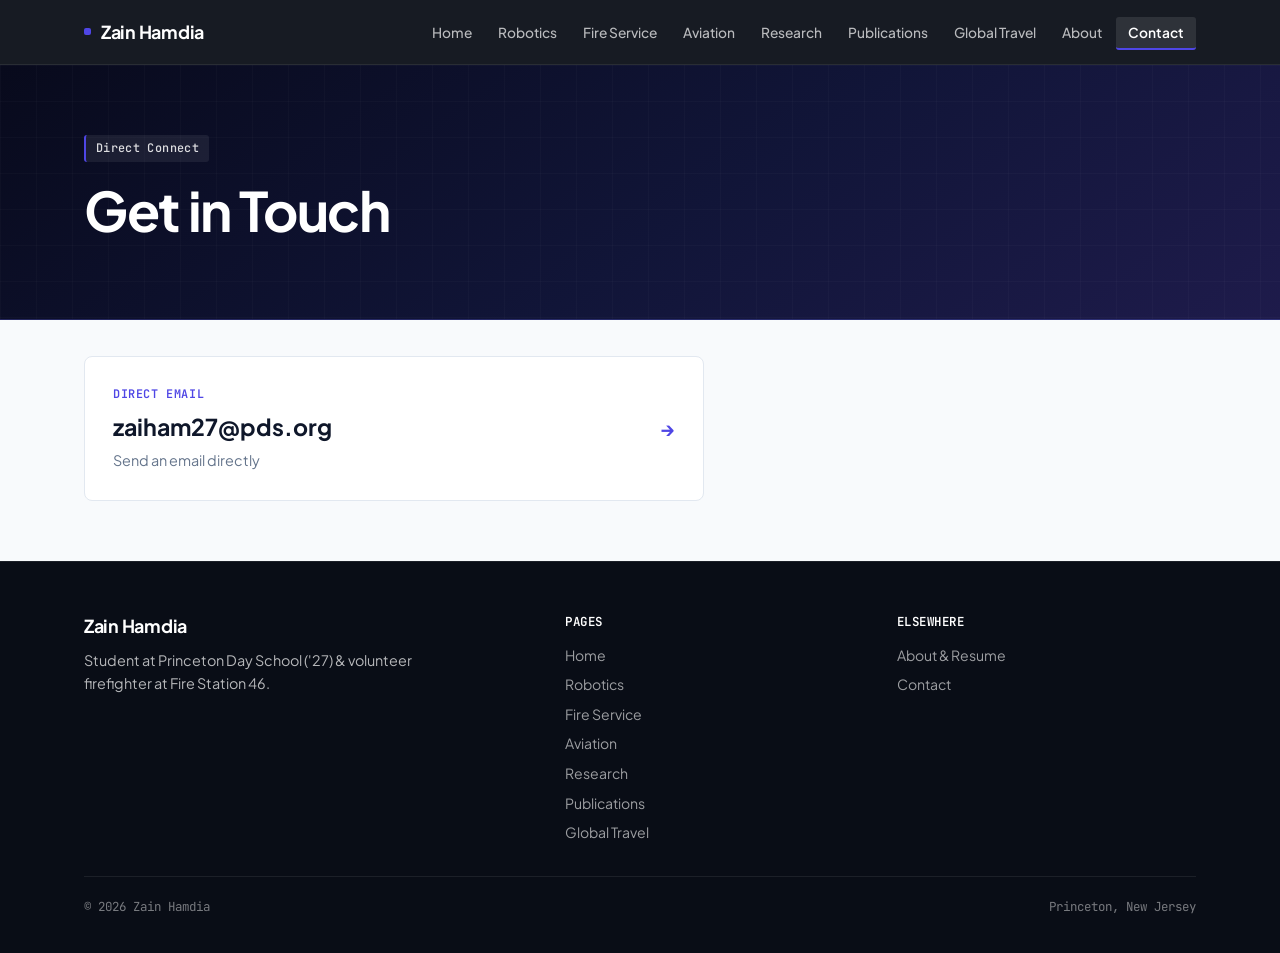
<file: contact.html>
<!DOCTYPE html>
<html lang="en">
<head>
  <meta charset="UTF-8">
  <meta name="viewport" content="width=device-width, initial-scale=1.0">
  <title>Contact — Zain Hamdia</title>
  <meta name="description" content="Get in touch with Zain Hamdia — Student at Princeton Day School (Class of 2027).">
  <link rel="stylesheet" href="css/styles.css?v=paper-1">
</head>
<body class="theme-contact">

  <!-- Header -->
  <header class="site-header">
    <div class="container header-inner">
      <a href="index.html" class="brand-link">
        <span class="brand-dot"></span>
        <span class="brand-text-name">Zain Hamdia</span>
      </a>

      <nav aria-label="Main Navigation">
        <ul class="nav-menu" id="nav-menu">
          <li><a href="index.html" class="nav-link">Home</a></li>
          <li><a href="robotics.html" class="nav-link">Robotics</a></li>
          <li><a href="firefighting.html" class="nav-link">Fire Service</a></li>
          <li><a href="aviation.html" class="nav-link">Aviation</a></li>
          <li><a href="research.html" class="nav-link">Research</a></li>
          <li><a href="publications.html" class="nav-link">Publications</a></li>
          <li><a href="travel.html" class="nav-link">Global Travel</a></li>
          <li><a href="about.html" class="nav-link">About</a></li>
          <li><a href="contact.html" class="nav-link active">Contact</a></li>
        </ul>
      </nav>

      <button id="mobile-toggle" class="mobile-menu-toggle" aria-label="Toggle menu">Menu</button>
    </div>
  </header>

  <main>
    <!-- Indigo Contact Hero -->
    <section class="page-hero">
      <div class="container">
        <span class="page-kicker">Direct Connect</span>
        <h1 class="page-title">Get in Touch</h1>
      </div>
    </section>

    <div class="container">
      <div class="contact-grid">
        <a href="mailto:zaiham27@pds.org" class="contact-tile">
          <div>
            <div class="section-label">Direct Email</div>
            <div style="font-family: var(--font-display); font-size: 1.45rem; font-weight: 700;">zaiham27@pds.org</div>
            <div style="font-size: 0.9rem; color: var(--text-muted); margin-top: 4px;">Send an email directly</div>
          </div>
          <span style="font-weight: 700; color: var(--theme-primary); font-size: 1.2rem;">→</span>
        </a>
      </div>
    </div>
  </main>

  <!-- Footer -->
  <footer class="site-footer">
    <div class="container">
      <div class="footer-grid">
        <div>
          <div class="brand-text-name" style="margin-bottom: 8px;">Zain Hamdia</div>
          <p style="font-size: 0.9rem; max-width: 340px;">
            Student at Princeton Day School ('27) &amp; volunteer firefighter at Fire Station 46.
          </p>
        </div>
        <div>
          <div class="footer-col-title">Pages</div>
          <ul class="footer-col-links">
            <li><a href="index.html">Home</a></li>
            <li><a href="robotics.html">Robotics</a></li>
            <li><a href="firefighting.html">Fire Service</a></li>
            <li><a href="aviation.html">Aviation</a></li>
            <li><a href="research.html">Research</a></li>
            <li><a href="publications.html">Publications</a></li>
            <li><a href="travel.html">Global Travel</a></li>
          </ul>
        </div>
        <div>
          <div class="footer-col-title">Elsewhere</div>
          <ul class="footer-col-links">
            <li><a href="about.html">About &amp; Resume</a></li>
            <li><a href="contact.html">Contact</a></li>
          </ul>
        </div>
      </div>
      <div class="footer-bottom">
        <span>© 2026 Zain Hamdia</span>
        <span>Princeton, New Jersey</span>
      </div>
    </div>
  </footer>

  <script src="js/app.js?v=paper-1"></script>
</body>
</html>
</file>
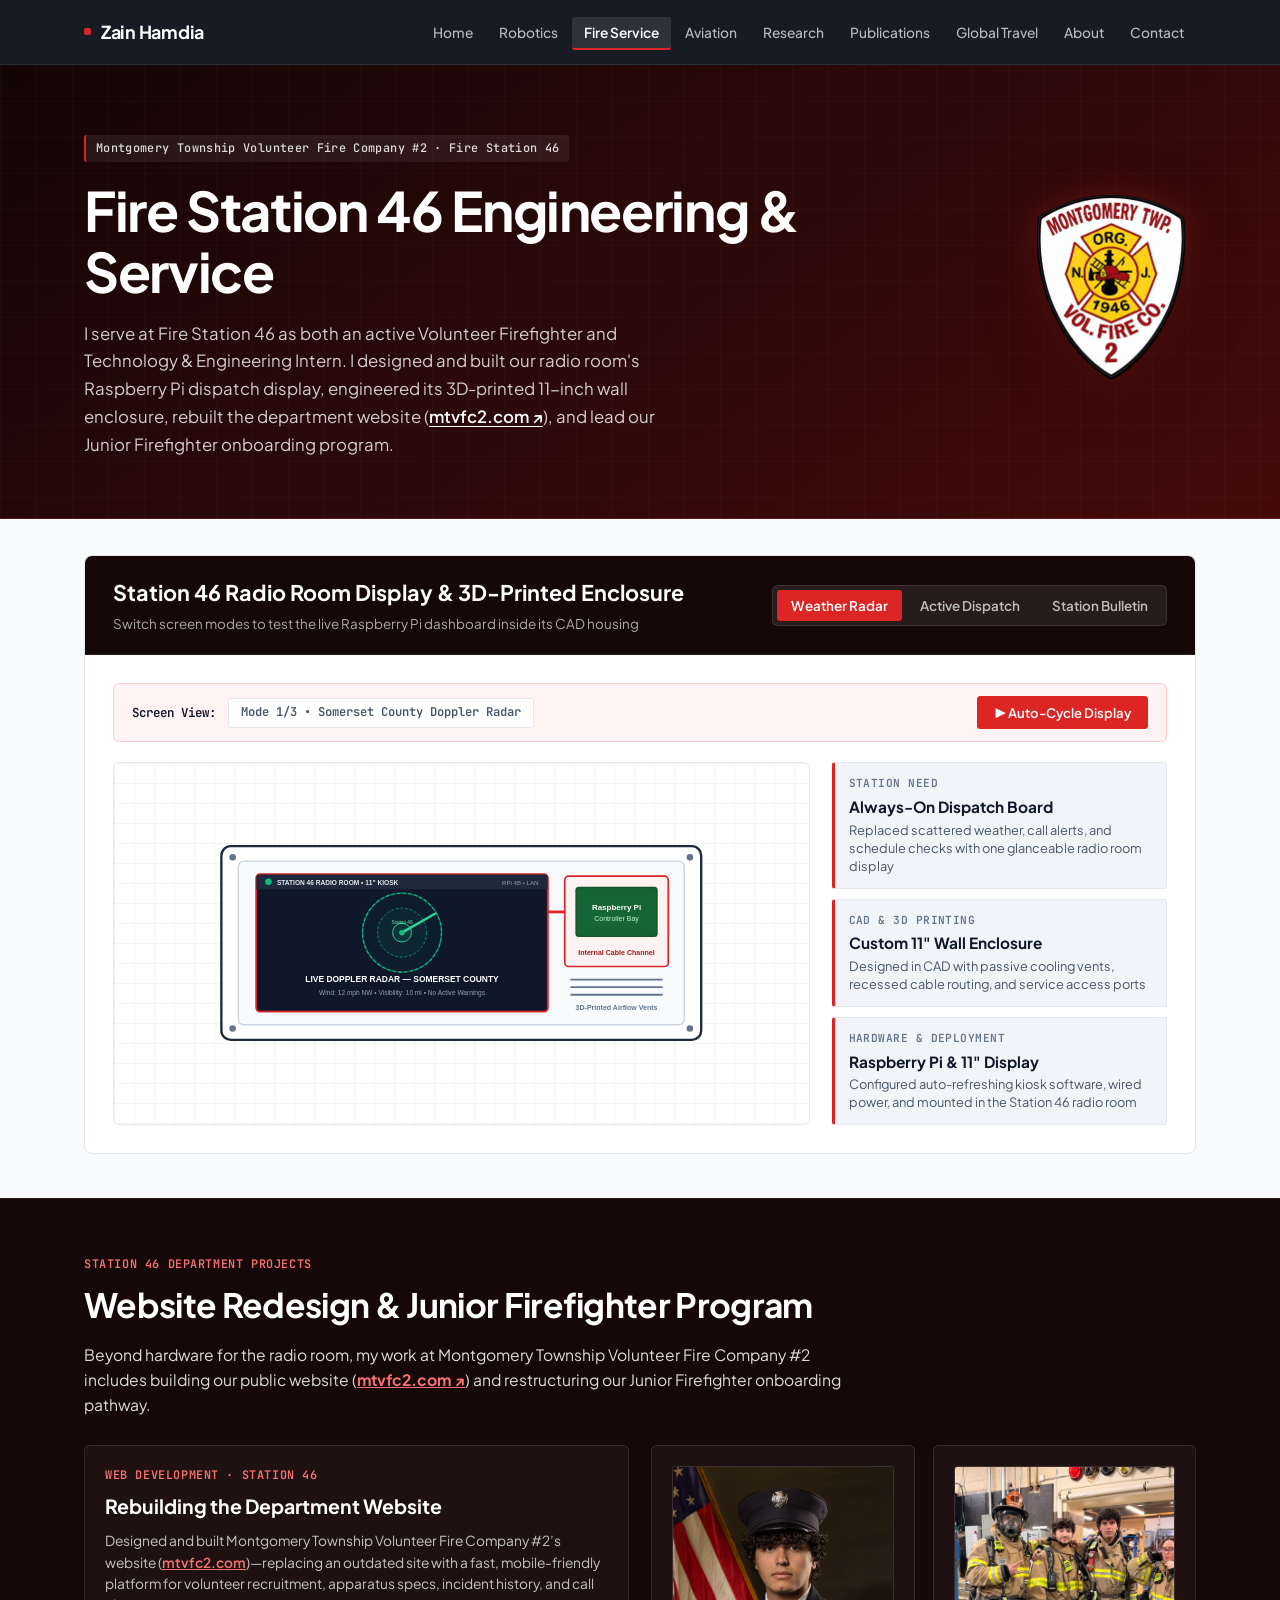
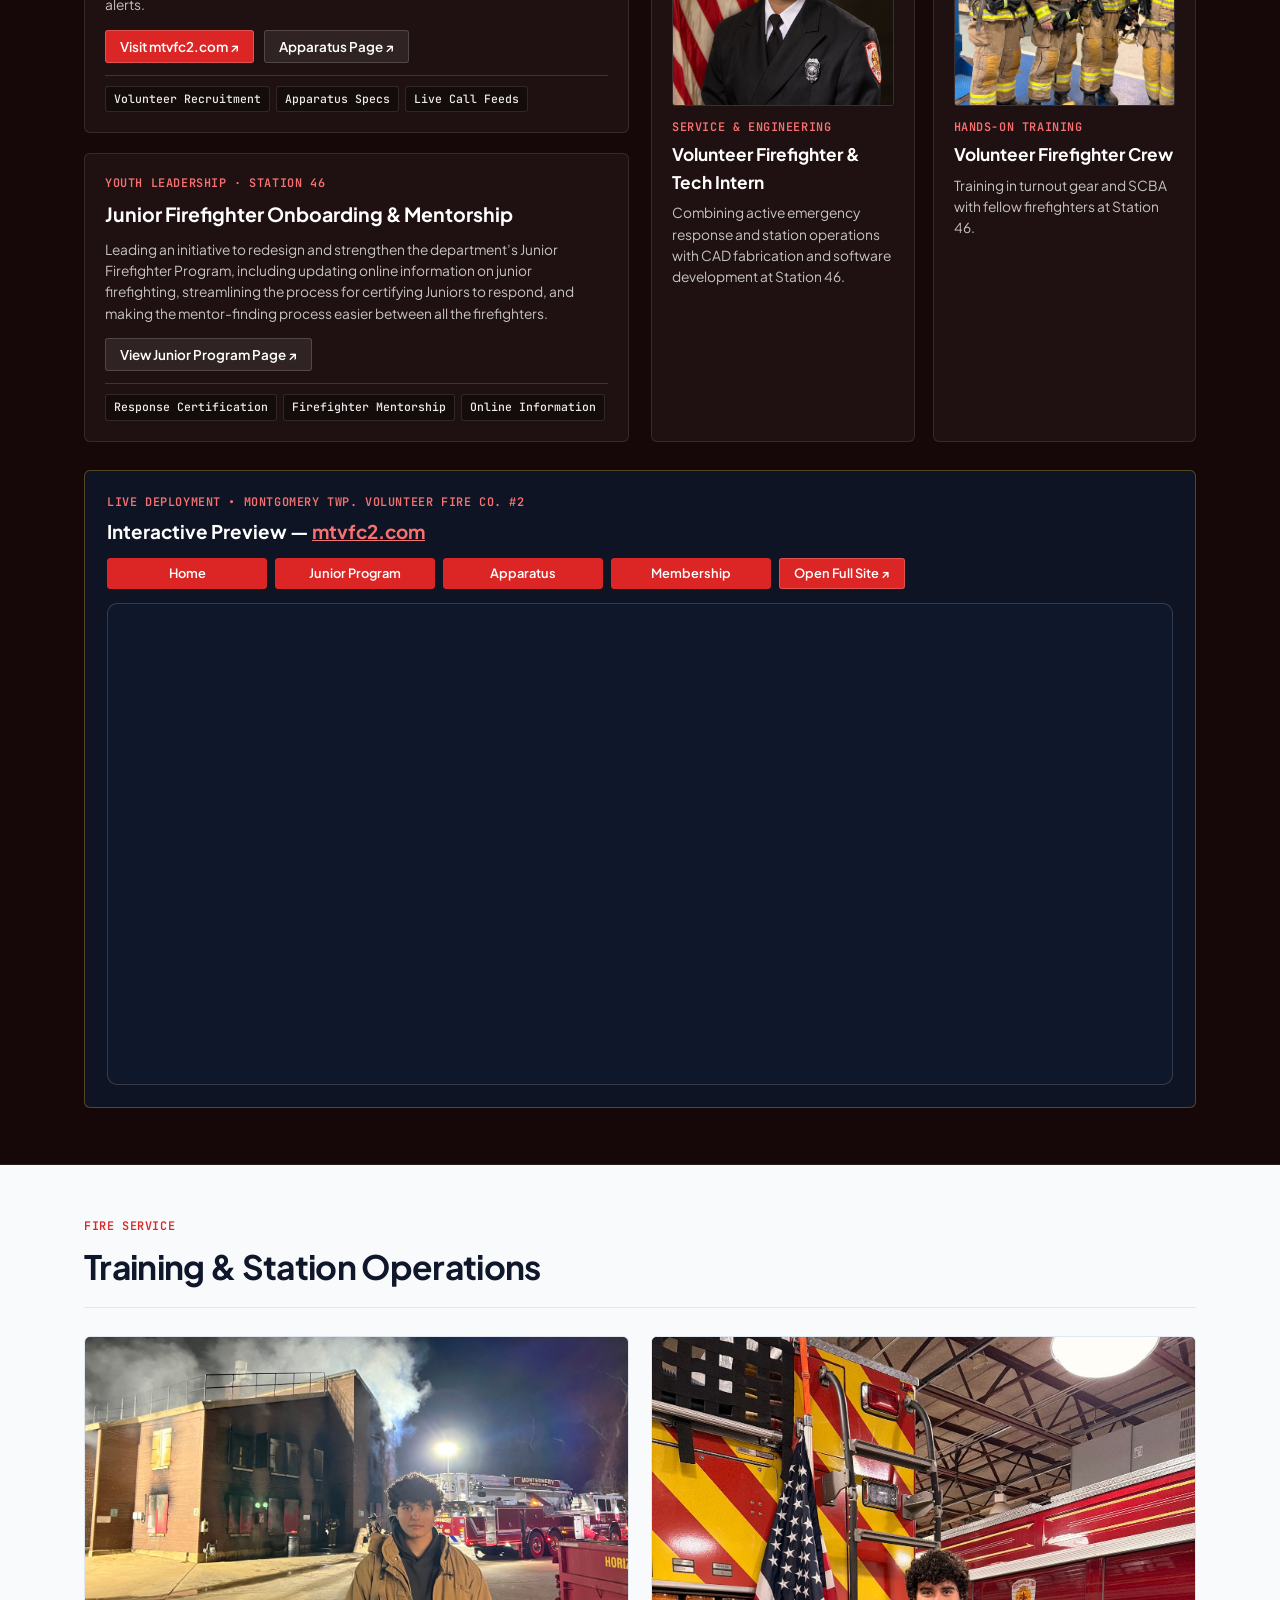
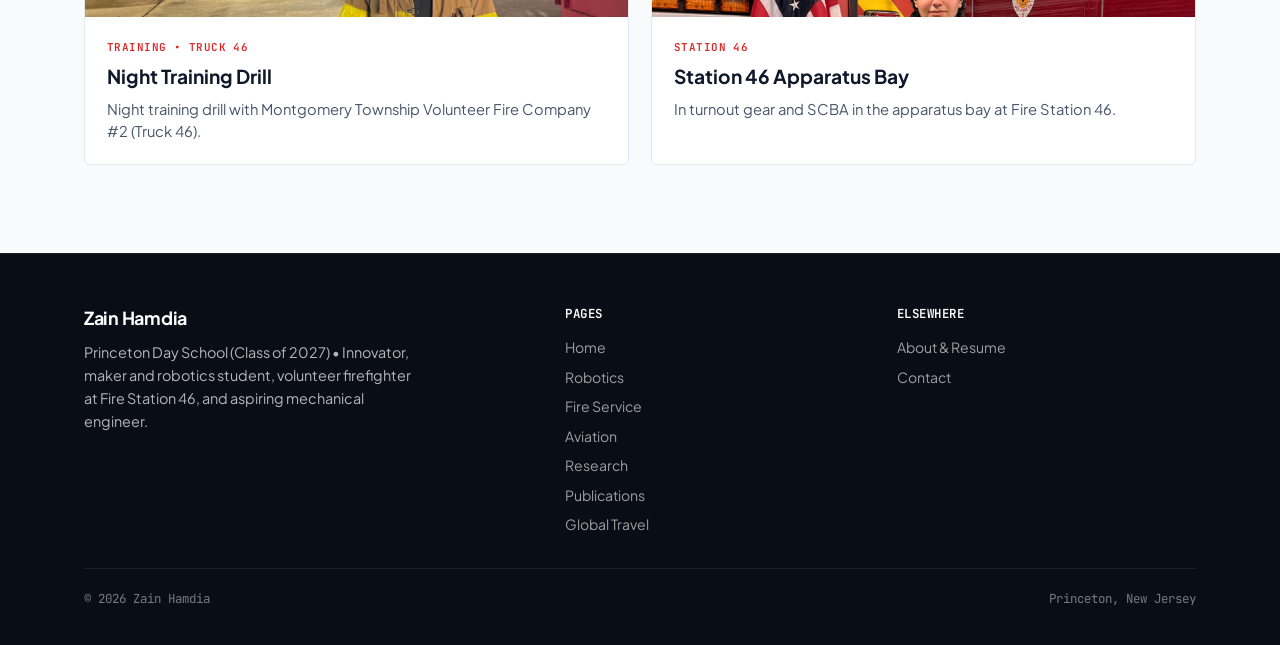
<file: firefighting.html>
<!DOCTYPE html>
<html lang="en">
<head>
  <meta charset="UTF-8">
  <meta name="viewport" content="width=device-width, initial-scale=1.0">
  <title>Fire Service &amp; Fire Station 46 — Zain Hamdia</title>
  <meta name="description" content="Volunteer Firefighter and Technology & Engineering Intern at Montgomery Township Volunteer Fire Company #2 (Fire Station 46).">
  <link rel="stylesheet" href="css/styles.css?v=patch-1">
</head>
<body class="theme-firefighting">

  <!-- Header -->
  <header class="site-header">
    <div class="container header-inner">
      <a href="index.html" class="brand-link">
        <span class="brand-dot"></span>
        <span class="brand-text-name">Zain Hamdia</span>
      </a>

      <nav aria-label="Main Navigation">
        <ul class="nav-menu" id="nav-menu">
          <li><a href="index.html" class="nav-link">Home</a></li>
          <li><a href="robotics.html" class="nav-link">Robotics</a></li>
          <li><a href="firefighting.html" class="nav-link active">Fire Service</a></li>
          <li><a href="aviation.html" class="nav-link">Aviation</a></li>
          <li><a href="research.html" class="nav-link">Research</a></li>
          <li><a href="publications.html" class="nav-link">Publications</a></li>
          <li><a href="travel.html" class="nav-link">Global Travel</a></li>
          <li><a href="about.html" class="nav-link">About</a></li>
          <li><a href="contact.html" class="nav-link">Contact</a></li>
        </ul>
      </nav>

      <button id="mobile-toggle" class="mobile-menu-toggle" aria-label="Toggle menu">Menu</button>
    </div>
  </header>

  <main>
    <!-- Crimson & Amber Fire Service Hero -->
    <section class="page-hero">
      <div class="container">
        <div class="fire-hero-grid">
          <div class="fire-hero-content">
            <span class="page-kicker">Montgomery Township Volunteer Fire Company #2 · Fire Station 46</span>
            <h1 class="page-title">Fire Station 46 Engineering &amp; Service</h1>
            <p class="page-subtitle">
              I serve at Fire Station 46 as both an active Volunteer Firefighter and Technology &amp; Engineering Intern. I designed and built our radio room's Raspberry Pi dispatch display, engineered its 3D-printed 11-inch wall enclosure, rebuilt the department website (<a href="https://mtvfc2.com/" target="_blank" rel="noopener noreferrer" style="color: #ffffff; text-decoration: underline; font-weight: 600;">mtvfc2.com ↗</a>), and lead our Junior Firefighter onboarding program.
            </p>
          </div>
          <div class="fire-hero-emblem-wrap">
            <a href="https://mtvfc2.com/" target="_blank" rel="noopener noreferrer" class="fire-hero-emblem-link" title="Montgomery Township Volunteer Fire Company #2 (Fire Station 46)">
              <img src="img/station46-patch.png" alt="Montgomery Township Volunteer Fire Company #2 Insignia Patch" class="fire-hero-emblem" width="170" height="255">
            </a>
          </div>
        </div>
      </div>
    </section>

    <!-- Section 1: Interactive 11" Station 46 Radio Room Enclosure & Engineering Lifecycle -->
    <div class="container">
      <section id="tech-intern" class="interactive-showcase">
        <div class="showcase-top-bar">
          <div>
            <h2 class="showcase-title">Station 46 Radio Room Display &amp; 3D-Printed Enclosure</h2>
            <div class="showcase-sub">Switch screen modes to test the live Raspberry Pi dashboard inside its CAD housing</div>
          </div>

          <div class="lineage-tab-bar">
            <button type="button" class="lineage-tab-btn station-mode-btn active" data-mode="radar">Weather Radar</button>
            <button type="button" class="lineage-tab-btn station-mode-btn" data-mode="dispatch">Active Dispatch</button>
            <button type="button" class="lineage-tab-btn station-mode-btn" data-mode="comms">Station Bulletin</button>
          </div>
        </div>

        <div class="showcase-body">
          <div class="control-bar">
            <div class="control-group">
              <span class="control-label">Screen View:</span>
              <span id="station-mode-pill" class="servo-readout-pill">Mode 1/3 • Somerset County Doppler Radar</span>
            </div>
            <button type="button" id="station-demo-btn" class="control-btn">▶ Auto-Cycle Display</button>
          </div>

          <div class="diagram-stage">
            <div class="sketch-frame">
              <svg class="sketch-svg" viewBox="0 0 700 240" fill="none" xmlns="http://www.w3.org/2000/svg">
                <defs>
                  <clipPath id="station-screen-clip">
                    <rect x="132" y="46" width="310" height="146" rx="4"/>
                  </clipPath>
                </defs>

                <!-- 3D-Printed Wall Enclosure Bezel -->
                <rect x="95" y="16" width="510" height="206" rx="10" fill="#ffffff" stroke="#1e293b" stroke-width="2.5"/>
                <rect x="113" y="32" width="474" height="174" rx="6" fill="#f8fafc" stroke="#cbd5e1" stroke-width="1.5"/>

                <!-- 11" LCD Display Cutout (clipped screen viewport) -->
                <rect x="132" y="46" width="310" height="146" rx="4" fill="#0f172a" stroke="#dc2626" stroke-width="2"/>

                <g clip-path="url(#station-screen-clip)">
                  <!-- View 1: Radar Mode (Default) -->
                  <g id="station-view-radar">
                    <!-- Top Status Bar inside 11" Screen -->
                    <rect x="132" y="46" width="310" height="16" fill="#1e293b"/>
                    <circle id="station-status-dot" cx="145" cy="54" r="3.5" fill="#10b981"/>
                    <text x="154" y="57" font-family="'Inter', sans-serif" font-size="7" fill="#e2e8f0" font-weight="700">STATION 46 RADIO ROOM • 11" KIOSK</text>
                    <text x="432" y="57" font-family="'Inter', sans-serif" font-size="6.5" fill="#94a3b8" text-anchor="end">RPi 4B • LAN</text>

                    <!-- Dynamic Radar Graphics -->
                    <circle cx="287" cy="108" r="42" fill="rgba(16, 185, 129, 0.04)" stroke="#10b981" stroke-width="1.2" stroke-dasharray="4 2"/>
                    <circle cx="287" cy="108" r="26" fill="rgba(16, 185, 129, 0.06)" stroke="#059669" stroke-width="1" stroke-dasharray="3 2"/>
                    <circle cx="287" cy="108" r="10" fill="rgba(16, 185, 129, 0.1)" stroke="#34d399" stroke-width="1"/>
                    <line id="station-radar-sweep" x1="287" y1="108" x2="322" y2="88" stroke="#34d399" stroke-width="2.5" stroke-linecap="round"/>
                    <circle cx="287" cy="108" r="3" fill="#10b981"/>
                    <text x="287" y="99" font-family="'Inter', sans-serif" font-size="5" fill="#6ee7b7" text-anchor="middle">Station 46</text>

                    <circle id="station-screen-graphic" cx="287" cy="108" r="42" fill="none" stroke="#10b981" stroke-width="2" opacity="0.35"/>

                    <text id="station-screen-title" x="287" y="160" font-family="'Inter', sans-serif" font-size="9" fill="#ffffff" text-anchor="middle" font-weight="700">LIVE DOPPLER RADAR — SOMERSET COUNTY</text>
                    <text id="station-screen-sub" x="287" y="174" font-family="'Inter', sans-serif" font-size="7" fill="#94a3b8" text-anchor="middle">Wind: 12 mph NW • Visibility: 10 mi • No Active Warnings</text>
                  </g>

                  <!-- View 2: Active Dispatch (IamResponding CAD Feed Recreation) -->
                  <g id="station-view-dispatch" style="display: none;">
                    <!-- Header Bar -->
                    <rect x="132" y="46" width="310" height="15" fill="#0b1320"/>
                    <path d="M 136.5 53.5 A 3 3 0 0 1 136.5 57.5 M 138.5 51.5 A 5.5 5.5 0 0 1 138.5 59.5" stroke="#ef4444" stroke-width="0.9" fill="none" stroke-linecap="round"/>
                    <text x="142" y="56" font-family="'Inter', sans-serif" font-size="4.8" fill="#ffffff" font-weight="800">IamResponding</text>
                    <text x="178" y="56" font-family="'Inter', sans-serif" font-size="3.5" fill="#94a3b8">by RapidSOS</text>
                    <text x="210" y="56" font-family="'Inter', sans-serif" font-size="4.2" fill="#e2e8f0" font-weight="700">MONTGOMERY TWP. #2</text>
                    <text id="station-cad-clock" x="328" y="56" font-family="monospace" font-size="5.2" fill="#38bdf8" font-weight="700">13:12:18</text>
                    <rect x="362" y="49" width="36" height="9" rx="2" fill="#0284c7"/>
                    <text x="380" y="55.2" font-family="'Inter', sans-serif" font-size="3.8" fill="#ffffff" font-weight="700" text-anchor="middle">Respond Now</text>
                    <circle cx="408" cy="53.5" r="4.5" fill="#ef4444"/>
                    <text x="408" y="55" font-family="'Inter', sans-serif" font-size="3.6" fill="#ffffff" font-weight="800" text-anchor="middle">ZH</text>
                    <rect x="418" y="49" width="20" height="9" rx="1.5" fill="#1e293b" stroke="#475569" stroke-width="0.6"/>
                    <text x="428" y="55.2" font-family="'Inter', sans-serif" font-size="3.5" fill="#94a3b8" text-anchor="middle">Full</text>

                    <!-- 3-Column Split -->
                    <!-- Left Col: Personnel & Duty -->
                    <rect x="134" y="63" width="48" height="55" rx="2" fill="#131d2e" stroke="#1e293b" stroke-width="0.7"/>
                    <text x="137" y="70" font-family="'Inter', sans-serif" font-size="3.8" fill="#94a3b8" font-weight="700">ON DUTY</text>
                    <text x="179" y="70" font-family="'Inter', sans-serif" font-size="3.8" fill="#f87171" font-weight="700" text-anchor="end">0 On Duty</text>
                    <path d="M 158 79 L 164 89 L 152 89 Z" fill="#475569"/>
                    <text x="158" y="87.5" font-family="'Inter', sans-serif" font-size="4" fill="#f8fafc" font-weight="800" text-anchor="middle">!</text>
                    <text x="158" y="96" font-family="'Inter', sans-serif" font-size="3.2" fill="#cbd5e1" text-anchor="middle">No members on duty</text>
                    <text x="158" y="103" font-family="'Inter', sans-serif" font-size="2.8" fill="#64748b" text-anchor="middle">Stay alert for alarms</text>

                    <rect x="134" y="120" width="48" height="56" rx="2" fill="#131d2e" stroke="#1e293b" stroke-width="0.7"/>
                    <text x="137" y="128" font-family="'Inter', sans-serif" font-size="3.4" fill="#94a3b8" font-weight="700">RESPONDING</text>
                    <text x="179" y="128" font-family="'Inter', sans-serif" font-size="3.6" fill="#f87171" font-weight="700" text-anchor="end">0</text>
                    <path d="M 158 137 L 164 147 L 152 147 Z" fill="#475569"/>
                    <text x="158" y="145.5" font-family="'Inter', sans-serif" font-size="4" fill="#f8fafc" font-weight="800" text-anchor="middle">!</text>
                    <text x="158" y="154" font-family="'Inter', sans-serif" font-size="3.2" fill="#cbd5e1" text-anchor="middle">No responders yet</text>
                    <text x="158" y="161" font-family="'Inter', sans-serif" font-size="2.8" fill="#64748b" text-anchor="middle">Ready for dispatch tones</text>

                    <!-- Center Col: CAD / Text Incidents -->
                    <text x="186" y="69" font-family="'Inter', sans-serif" font-size="4.4" fill="#f8fafc" font-weight="800">CAD/TEXT INCIDENTS</text>
                    <rect x="246" y="62" width="38" height="8" rx="2" fill="#ef4444"/>
                    <text x="265" y="67.5" font-family="'Inter', sans-serif" font-size="3.4" fill="#ffffff" font-weight="700" text-anchor="middle">4 Active Calls</text>

                    <!-- Call 1: Montgomery High School -->
                    <rect x="184" y="72" width="184" height="33" rx="2" fill="#172236" stroke="#ef4444" stroke-width="0.8"/>
                    <circle cx="191" cy="79" r="2.8" fill="#ef4444"/>
                    <text x="191" y="80.2" font-family="'Inter', sans-serif" font-size="3" fill="#ffffff" font-weight="800" text-anchor="middle">!</text>
                    <text x="197" y="80" font-family="'Inter', sans-serif" font-size="3.4" fill="#fde047" font-weight="700">Oct 26, 2026 • 10:14:17</text>
                    <text x="188" y="87" font-family="'Inter', sans-serif" font-size="4.2" fill="#ffffff" font-weight="800">SMOKE CONDITION — OUTSIDE: MONTGOMERY</text>
                    <text x="188" y="94" font-family="'Inter', sans-serif" font-size="3.8" fill="#e2e8f0" font-weight="700">MONTGOMERY HIGH SCHOOL</text>
                    <text x="188" y="100" font-family="'Inter', sans-serif" font-size="3.2" fill="#94a3b8">1016 COUNTY ROUTE 601 HWY</text>

                    <!-- Call 2: Carrier Foundation -->
                    <rect x="184" y="107" width="184" height="33" rx="2" fill="#131c2c" stroke="#3b82f6" stroke-width="0.7"/>
                    <circle cx="191" cy="114" r="2.8" fill="#3b82f6"/>
                    <text x="191" y="115.2" font-family="'Inter', sans-serif" font-size="3" fill="#ffffff" font-weight="800" text-anchor="middle">!</text>
                    <text x="197" y="115" font-family="'Inter', sans-serif" font-size="3.4" fill="#93c5fd" font-weight="700">Oct 26, 2026 • 07:24:05</text>
                    <text x="188" y="122" font-family="'Inter', sans-serif" font-size="4.2" fill="#ffffff" font-weight="800">FIRE ALARM — MAIN HOSPITAL GYM</text>
                    <text x="188" y="129" font-family="'Inter', sans-serif" font-size="3.8" fill="#cbd5e1" font-weight="700">CARRIER FOUNDATION</text>
                    <text x="188" y="135" font-family="'Inter', sans-serif" font-size="3.2" fill="#94a3b8">252 COUNTY ROUTE 601 HWY</text>

                    <!-- Call 3: Open Burn Notification -->
                    <rect x="184" y="142" width="184" height="34" rx="2" fill="#131c2c" stroke="#334155" stroke-width="0.6"/>
                    <circle cx="191" cy="149" r="2.8" fill="#64748b"/>
                    <text x="191" y="150.2" font-family="'Inter', sans-serif" font-size="3" fill="#ffffff" font-weight="800" text-anchor="middle">!</text>
                    <text x="197" y="150" font-family="'Inter', sans-serif" font-size="3.4" fill="#94a3b8" font-weight="700">Oct 26, 2026 • 09:18:10</text>
                    <text x="188" y="157" font-family="'Inter', sans-serif" font-size="4" fill="#cbd5e1" font-weight="700">NOTIFICATION — OPEN BURN UNTIL 1800</text>
                    <text x="188" y="164" font-family="'Inter', sans-serif" font-size="3.5" fill="#94a3b8">64 HOLLOW ROAD: MONTGOMERY</text>
                    <text x="188" y="171" font-family="'Inter', sans-serif" font-size="3" fill="#64748b">Permitted controlled agricultural burn</text>

                    <!-- Right Col: Events & Apparatus Status -->
                    <rect x="370" y="62" width="70" height="36" rx="2" fill="#131d2e" stroke="#1e293b" stroke-width="0.7"/>
                    <text x="374" y="70" font-family="'Inter', sans-serif" font-size="3.8" fill="#cbd5e1" font-weight="700">EVENTS</text>
                    <text x="374" y="78" font-family="'Inter', sans-serif" font-size="3.3" fill="#f87171" font-weight="700">📅 Oct 28 • 19:00</text>
                    <text x="374" y="85" font-family="'Inter', sans-serif" font-size="3.8" fill="#ffffff" font-weight="700">Drill night</text>
                    <text x="374" y="93" font-family="'Inter', sans-serif" font-size="3.1" fill="#94a3b8">📅 Nov 04 • Work Mtg</text>

                    <rect x="370" y="100" width="70" height="76" rx="2" fill="#131d2e" stroke="#1e293b" stroke-width="0.7"/>
                    <text x="374" y="108" font-family="'Inter', sans-serif" font-size="3.8" fill="#22c55e" font-weight="800">APPARATUS (READY)</text>

                    <rect x="373" y="111" width="20" height="9" rx="1.5" fill="#1e293b" stroke="#ef4444" stroke-width="0.7"/>
                    <text x="383" y="117.5" font-family="'Inter', sans-serif" font-size="3.6" fill="#f8fafc" font-weight="700" text-anchor="middle">B46</text>
                    <rect x="395" y="111" width="20" height="9" rx="1.5" fill="#1e293b" stroke="#ef4444" stroke-width="0.7"/>
                    <text x="405" y="117.5" font-family="'Inter', sans-serif" font-size="3.6" fill="#f8fafc" font-weight="700" text-anchor="middle">C46</text>
                    <rect x="417" y="111" width="20" height="9" rx="1.5" fill="#1e293b" stroke="#ef4444" stroke-width="0.7"/>
                    <text x="427" y="117.5" font-family="'Inter', sans-serif" font-size="3.4" fill="#f8fafc" font-weight="700" text-anchor="middle">DC46</text>

                    <rect x="373" y="122" width="20" height="9" rx="1.5" fill="#1e293b" stroke="#ef4444" stroke-width="0.7"/>
                    <text x="383" y="128.5" font-family="'Inter', sans-serif" font-size="3.4" fill="#f8fafc" font-weight="700" text-anchor="middle">E467</text>
                    <rect x="395" y="122" width="20" height="9" rx="1.5" fill="#1e293b" stroke="#ef4444" stroke-width="0.7"/>
                    <text x="405" y="128.5" font-family="'Inter', sans-serif" font-size="3.4" fill="#f8fafc" font-weight="700" text-anchor="middle">E468</text>
                    <rect x="417" y="122" width="20" height="9" rx="1.5" fill="#1e293b" stroke="#ef4444" stroke-width="0.7"/>
                    <text x="427" y="128.5" font-family="'Inter', sans-serif" font-size="3.4" fill="#f8fafc" font-weight="700" text-anchor="middle">FP46</text>

                    <rect x="373" y="133" width="20" height="9" rx="1.5" fill="#1e293b" stroke="#ef4444" stroke-width="0.7"/>
                    <text x="383" y="139.5" font-family="'Inter', sans-serif" font-size="3.6" fill="#f8fafc" font-weight="700" text-anchor="middle">M46</text>
                    <rect x="395" y="133" width="20" height="9" rx="1.5" fill="#1e293b" stroke="#ef4444" stroke-width="0.7"/>
                    <text x="405" y="139.5" font-family="'Inter', sans-serif" font-size="3.6" fill="#f8fafc" font-weight="700" text-anchor="middle">R46</text>
                    <rect x="417" y="133" width="20" height="9" rx="1.5" fill="#1e293b" stroke="#ef4444" stroke-width="0.7"/>
                    <text x="427" y="139.5" font-family="'Inter', sans-serif" font-size="3.4" fill="#f8fafc" font-weight="700" text-anchor="middle">BASE</text>

                    <rect x="373" y="144" width="31" height="9" rx="1.5" fill="#1e293b" stroke="#ef4444" stroke-width="0.7"/>
                    <text x="388.5" y="150.5" font-family="'Inter', sans-serif" font-size="3.4" fill="#f8fafc" font-weight="700" text-anchor="middle">TRK46</text>
                    <rect x="407" y="144" width="30" height="9" rx="1.5" fill="#1e293b" stroke="#ef4444" stroke-width="0.7"/>
                    <text x="422" y="150.5" font-family="'Inter', sans-serif" font-size="3.4" fill="#f8fafc" font-weight="700" text-anchor="middle">U46</text>

                    <circle cx="377" cy="160" r="1.8" fill="#10b981"/>
                    <text x="382" y="161.5" font-family="'Inter', sans-serif" font-size="3.2" fill="#10b981" font-weight="700">100% In Service</text>
                    <text x="374" y="169" font-family="'Inter', sans-serif" font-size="3" fill="#64748b">0 Apparatus Out of Service</text>

                    <!-- Bottom Red Training Ticker -->
                    <rect x="132" y="178" width="310" height="14" fill="#dc2626"/>
                    <text x="136" y="187.5" font-family="'Inter', sans-serif" font-size="3.6" fill="#ffffff" font-weight="800" letter-spacing="0.1">EXPECT FIRE... EXPECT VICTIMS * PROPER FIREFIGHTING IS BUILT UPON A FOUNDATION OF PERISHABLE SKILLS. TRAIN HARD AND TRAIN OFTEN * STATION 46</text>
                  </g>

                  <!-- View 3: Station Bulletin & Comms -->
                  <g id="station-view-comms" style="display: none;">
                    <rect x="132" y="46" width="310" height="16" fill="#1e293b"/>
                    <circle cx="145" cy="54" r="3.5" fill="#f59e0b"/>
                    <text x="154" y="57" font-family="'Inter', sans-serif" font-size="7" fill="#e2e8f0" font-weight="700">STATION 46 BULLETIN &amp; TRAINING ROTATION</text>
                    <text x="432" y="57" font-family="'Inter', sans-serif" font-size="6.5" fill="#f59e0b" text-anchor="end">WEEK 43 • LIVE</text>

                    <rect x="140" y="68" width="294" height="34" rx="3" fill="#131d2e" stroke="#f59e0b" stroke-width="0.8"/>
                    <text x="148" y="78" font-family="'Inter', sans-serif" font-size="4.5" fill="#fde047" font-weight="800">FIREFIGHTER TRAINING &amp; OPERATIONS</text>
                    <text x="148" y="87" font-family="'Inter', sans-serif" font-size="3.8" fill="#e2e8f0" font-weight="700">Apparatus: Truck 46 &amp; Engine 46-7</text>
                    <text x="148" y="95" font-family="'Inter', sans-serif" font-size="3.4" fill="#94a3b8">Station operations, firefighter training, and emergency response activities</text>

                    <rect x="140" y="108" width="294" height="34" rx="3" fill="#131d2e" stroke="#3b82f6" stroke-width="0.8"/>
                    <text x="148" y="118" font-family="'Inter', sans-serif" font-size="4.5" fill="#93c5fd" font-weight="800">JUNIOR FIREFIGHTER MENTORSHIP PROGRAM</text>
                    <text x="148" y="127" font-family="'Inter', sans-serif" font-size="3.8" fill="#e2e8f0" font-weight="700">Station 46 Mentorship Onboarding Cohort</text>
                    <text x="148" y="135" font-family="'Inter', sans-serif" font-size="3.4" fill="#94a3b8">Active mentoring pairing incoming high school recruits with senior officers</text>

                    <rect x="140" y="148" width="294" height="36" rx="3" fill="#131d2e" stroke="#10b981" stroke-width="0.8"/>
                    <text x="148" y="158" font-family="'Inter', sans-serif" font-size="4.5" fill="#6ee7b7" font-weight="800">RADIO ROOM HARDWARE &amp; ENCLOSURE STATUS</text>
                    <text x="148" y="167" font-family="'Inter', sans-serif" font-size="3.8" fill="#e2e8f0" font-weight="700">Raspberry Pi • 11" Display &amp; Custom Enclosure</text>
                    <text x="148" y="175" font-family="'Inter', sans-serif" font-size="3.4" fill="#94a3b8">Centralized dashboard for weather radar, alerts, news, and station communications</text>
                  </g>
                </g>

                <!-- Internal Raspberry Pi Bay -->
                <rect x="460" y="48" width="110" height="96" rx="4" fill="#fef2f2" stroke="#dc2626" stroke-width="1.8"/>
                <rect x="472" y="60" width="86" height="52" rx="3" fill="#166534" stroke="#14532d" stroke-width="1.5"/>
                <text x="515" y="84" font-family="'Inter', sans-serif" font-size="8.5" fill="#ffffff" text-anchor="middle" font-weight="700">Raspberry Pi</text>
                <text x="515" y="96" font-family="'Inter', sans-serif" font-size="7.5" fill="#bbf7d0" text-anchor="middle">Controller Bay</text>
                <!-- HDMI & Power Cable Routing -->
                <path d="M 460 86 L 442 86" stroke="#dc2626" stroke-width="3"/>
                <text x="515" y="132" font-family="'Inter', sans-serif" font-size="7.5" fill="#991b1b" text-anchor="middle" font-weight="600">Internal Cable Channel</text>

                <!-- Cooling Vents -->
                <line x1="466" y1="158" x2="564" y2="158" stroke="#64748b" stroke-width="2"/>
                <line x1="466" y1="166" x2="564" y2="166" stroke="#64748b" stroke-width="2"/>
                <line x1="466" y1="174" x2="564" y2="174" stroke="#64748b" stroke-width="2"/>
                <text x="515" y="190" font-family="'Inter', sans-serif" font-size="7.5" fill="#64748b" text-anchor="middle" font-weight="600">3D-Printed Airflow Vents</text>

                <!-- Wall Mounting Points -->
                <circle cx="107" cy="28" r="3.5" fill="#64748b"/>
                <circle cx="593" cy="28" r="3.5" fill="#64748b"/>
                <circle cx="107" cy="210" r="3.5" fill="#64748b"/>
                <circle cx="593" cy="210" r="3.5" fill="#64748b"/>
              </svg>
            </div>

            <div class="spec-stack">
              <div class="spec-card">
                <div class="spec-card-label" id="spec-step-1-label">Station Need</div>
                <div class="spec-card-val" id="spec-step-1-val">Always-On Dispatch Board</div>
                <div class="spec-card-desc" id="spec-step-1-desc">Replaced scattered weather, call alerts, and schedule checks with one glanceable radio room display</div>
              </div>
              <div class="spec-card">
                <div class="spec-card-label" id="spec-step-2-label">CAD &amp; 3D Printing</div>
                <div class="spec-card-val" id="spec-step-2-val">Custom 11" Wall Enclosure</div>
                <div class="spec-card-desc" id="spec-step-2-desc">Designed in CAD with passive cooling vents, recessed cable routing, and service access ports</div>
              </div>
              <div class="spec-card">
                <div class="spec-card-label" id="spec-step-3-label">Hardware &amp; Deployment</div>
                <div class="spec-card-val" id="spec-step-3-val">Raspberry Pi &amp; 11" Display</div>
                <div class="spec-card-desc" id="spec-step-3-desc">Configured auto-refreshing kiosk software, wired power, and mounted in the Station 46 radio room</div>
              </div>
            </div>
          </div>
        </div>
      </section>
    </div>

    <!-- Section 2: Station-Wide Digital & Organizational Initiatives -->
    <section id="junior-firefighter" class="feature-band">
      <div class="container">
        <div class="section-label" style="color: var(--band-accent);">Station 46 Department Projects</div>
        <h2 class="section-heading" style="color: #ffffff; margin-bottom: 10px;">
          Website Redesign &amp; Junior Firefighter Program
        </h2>
        <p style="font-size: 0.98rem; color: rgba(255,255,255,0.85); max-width: 760px; margin-bottom: 28px;">
          Beyond hardware for the radio room, my work at Montgomery Township Volunteer Fire Company #2 includes building our public website (<a href="https://mtvfc2.com/" target="_blank" rel="noopener noreferrer" style="color: var(--band-accent); text-decoration: underline; font-weight: 700;">mtvfc2.com ↗</a>) and restructuring our Junior Firefighter onboarding pathway.
        </p>

        <div class="split-grid" style="margin: 0; align-items: stretch;">
          <!-- Left Column: The Two Projects -->
          <div style="display: flex; flex-direction: column; gap: 20px; justify-content: space-between;">
            <div class="band-card" style="flex: 1;">
              <div class="section-label" style="color: var(--band-accent); margin-bottom: 6px;">Web Development · Station 46</div>
              <h3 class="band-card-title" style="font-size: 1.22rem; margin-bottom: 8px;">Rebuilding the Department Website</h3>
              <p class="band-card-text" style="margin-bottom: 14px;">
                Designed and built Montgomery Township Volunteer Fire Company #2’s website (<a href="https://mtvfc2.com/" target="_blank" rel="noopener noreferrer" style="color: var(--band-accent); font-weight: 600; text-decoration: underline;">mtvfc2.com</a>)—replacing an outdated site with a fast, mobile-friendly platform for volunteer recruitment, apparatus specs, incident history, and call alerts.
              </p>
              <div style="display: flex; flex-wrap: wrap; gap: 10px; margin-bottom: 12px;">
                <a href="https://mtvfc2.com/" target="_blank" rel="noopener noreferrer" class="btn btn-primary" style="padding: 7px 14px; font-size: 0.84rem;">Visit mtvfc2.com ↗</a>
                <a href="https://mtvfc2.com/apparatus" target="_blank" rel="noopener noreferrer" class="btn btn-secondary" style="padding: 7px 14px; font-size: 0.84rem;">Apparatus Page ↗</a>
              </div>
              <div class="portal-highlights" style="margin-top: 8px; padding-top: 10px;">
                <span class="portal-pill">Volunteer Recruitment</span>
                <span class="portal-pill">Apparatus Specs</span>
                <span class="portal-pill">Live Call Feeds</span>
              </div>
            </div>

            <div class="band-card" style="flex: 1;">
              <div class="section-label" style="color: var(--band-accent); margin-bottom: 6px;">Youth Leadership · Station 46</div>
              <h3 class="band-card-title" style="font-size: 1.22rem; margin-bottom: 8px;">Junior Firefighter Onboarding &amp; Mentorship</h3>
              <p class="band-card-text" style="margin-bottom: 14px;">
                Leading an initiative to redesign and strengthen the department’s Junior Firefighter Program, including updating online information on junior firefighting, streamlining the process for certifying Juniors to respond, and making the mentor-finding process easier between all the firefighters.
              </p>
              <div style="display: flex; flex-wrap: wrap; gap: 10px; margin-bottom: 12px;">
                <a href="https://mtvfc2.com/juniors" target="_blank" rel="noopener noreferrer" class="btn btn-secondary" style="padding: 7px 14px; font-size: 0.84rem;">View Junior Program Page ↗</a>
              </div>
              <div class="portal-highlights" style="margin-top: 8px; padding-top: 10px;">
                <span class="portal-pill">Response Certification</span>
                <span class="portal-pill">Firefighter Mentorship</span>
                <span class="portal-pill">Online Information</span>
              </div>
            </div>
          </div>

          <!-- Right Column: Role & Cohort Cards -->
          <div class="photo-grid-2" style="margin-top: 0;">
            <div class="band-card" style="display: flex; flex-direction: column; justify-content: space-between;">
              <div>
                <img src="img/fire-portrait-2026.jpg" alt="Zain Hamdia Class A Uniform Portrait" class="band-card-img" style="height: 240px; object-position: top center;">
                <div class="section-label" style="color: var(--band-accent); margin-bottom: 4px;">Service &amp; Engineering</div>
                <div class="band-card-title">Volunteer Firefighter &amp; Tech Intern</div>
                <p class="band-card-text">
                  Combining active emergency response and station operations with CAD fabrication and software development at Station 46.
                </p>
              </div>
            </div>

            <div class="band-card" style="display: flex; flex-direction: column; justify-content: space-between;">
              <div>
                <img src="img/fire-crew-bay.jpg" alt="Station 46 volunteer firefighters training" class="band-card-img" style="height: 240px; object-position: center;">
                <div class="section-label" style="color: var(--band-accent); margin-bottom: 4px;">Hands-On Training</div>
                <div class="band-card-title">Volunteer Firefighter Crew</div>
                <p class="band-card-text">
                  Training in turnout gear and SCBA with fellow firefighters at Station 46.
                </p>
              </div>
            </div>
          </div>
        </div>

        <!-- Live Embedded Preview of mtvfc2.com -->
        <div class="band-card" style="margin-top: 28px; padding: 22px; background: rgba(15, 23, 42, 0.85); border: 1px solid rgba(251, 191, 36, 0.3);">
          <div style="display: flex; justify-content: space-between; align-items: center; flex-wrap: wrap; gap: 12px; margin-bottom: 14px;">
            <div>
              <div class="section-label" style="color: var(--band-accent); margin-bottom: 4px;">Live Deployment • Montgomery Twp. Volunteer Fire Co. #2</div>
              <h3 style="color: #ffffff; font-size: 1.18rem; margin: 0;">Interactive Preview — <a href="https://mtvfc2.com/" target="_blank" rel="noopener noreferrer" style="color: var(--band-accent); text-decoration: underline;">mtvfc2.com</a></h3>
            </div>
            <div style="display: flex; gap: 8px; flex-wrap: wrap;">
              <button type="button" class="control-btn station-site-tab active" data-url="https://mtvfc2.com/" style="padding: 6px 12px; font-size: 0.8rem;">Home</button>
              <button type="button" class="control-btn station-site-tab" data-url="https://mtvfc2.com/juniors" style="padding: 6px 12px; font-size: 0.8rem;">Junior Program</button>
              <button type="button" class="control-btn station-site-tab" data-url="https://mtvfc2.com/apparatus" style="padding: 6px 12px; font-size: 0.8rem;">Apparatus</button>
              <button type="button" class="control-btn station-site-tab" data-url="https://mtvfc2.com/membership" style="padding: 6px 12px; font-size: 0.8rem;">Membership</button>
              <a href="https://mtvfc2.com/" target="_blank" rel="noopener noreferrer" class="btn btn-primary" style="padding: 6px 14px; font-size: 0.8rem;">Open Full Site ↗</a>
            </div>
          </div>
          <div style="border-radius: 10px; overflow: hidden; border: 1px solid rgba(255,255,255,0.16); background: #0f172a;">
            <iframe id="station46-live-iframe" src="https://mtvfc2.com/" title="Montgomery Township Volunteer Fire Company #2 — Station 46 Website" style="width: 100%; height: 480px; border: 0; display: block;" loading="lazy"></iframe>
          </div>
        </div>
      </div>
    </section>

    <!-- Section 3: Training & Station Operations -->
    <section id="field-operations" class="portal-section" style="padding-top: 8px; padding-bottom: 64px;">
      <div class="container">
        <div class="section-header">
          <div>
            <div class="section-label">Fire Service</div>
            <h2 class="section-heading">Training &amp; Station Operations</h2>
          </div>
        </div>

        <div class="split-grid" style="margin-top: 0;">
          <article class="photo-card">
            <img src="img/fire-night-drill.jpg" alt="Zain Hamdia at night training drill with Montgomery Truck 46" class="photo-card-img tall">
            <div class="photo-card-body" style="padding: 22px;">
              <div class="photo-card-tag">Training • Truck 46</div>
              <h3 class="photo-card-title" style="font-size: 1.2rem; margin-bottom: 8px;">Night Training Drill</h3>
              <p class="photo-card-desc" style="font-size: 0.92rem; margin-bottom: 0;">
                Night training drill with Montgomery Township Volunteer Fire Company #2 (Truck 46).
              </p>
            </div>
          </article>

          <article class="photo-card">
            <img src="img/fire-bay-turnout.jpg" alt="Zain Hamdia in turnout gear inside Station 46 engine bay" class="photo-card-img tall" style="object-position: top center;">
            <div class="photo-card-body" style="padding: 22px;">
              <div class="photo-card-tag">Station 46</div>
              <h3 class="photo-card-title" style="font-size: 1.2rem; margin-bottom: 8px;">Station 46 Apparatus Bay</h3>
              <p class="photo-card-desc" style="font-size: 0.92rem; margin-bottom: 0;">
                In turnout gear and SCBA in the apparatus bay at Fire Station 46.
              </p>
            </div>
          </article>
        </div>
      </div>
    </section>
  </main>

  <!-- Footer -->
  <footer class="site-footer" style="margin-top: 0;">
    <div class="container">
      <div class="footer-grid">
        <div>
          <div class="brand-text-name" style="margin-bottom: 8px;">Zain Hamdia</div>
          <p style="font-size: 0.9rem; max-width: 340px;">
            Princeton Day School (Class of 2027) • Innovator, maker and robotics student, volunteer firefighter at Fire Station 46, and aspiring mechanical engineer.
          </p>
        </div>
        <div>
          <div class="footer-col-title">Pages</div>
          <ul class="footer-col-links">
            <li><a href="index.html">Home</a></li>
            <li><a href="robotics.html">Robotics</a></li>
            <li><a href="firefighting.html">Fire Service</a></li>
            <li><a href="aviation.html">Aviation</a></li>
            <li><a href="research.html">Research</a></li>
            <li><a href="publications.html">Publications</a></li>
            <li><a href="travel.html">Global Travel</a></li>
          </ul>
        </div>
        <div>
          <div class="footer-col-title">Elsewhere</div>
          <ul class="footer-col-links">
            <li><a href="about.html">About &amp; Resume</a></li>
            <li><a href="contact.html">Contact</a></li>
          </ul>
        </div>
      </div>
      <div class="footer-bottom">
        <span>© 2026 Zain Hamdia</span>
        <span>Princeton, New Jersey</span>
      </div>
    </div>
  </footer>

  <script src="js/app.js?v=paper-1"></script>
</body>
</html>
</file>
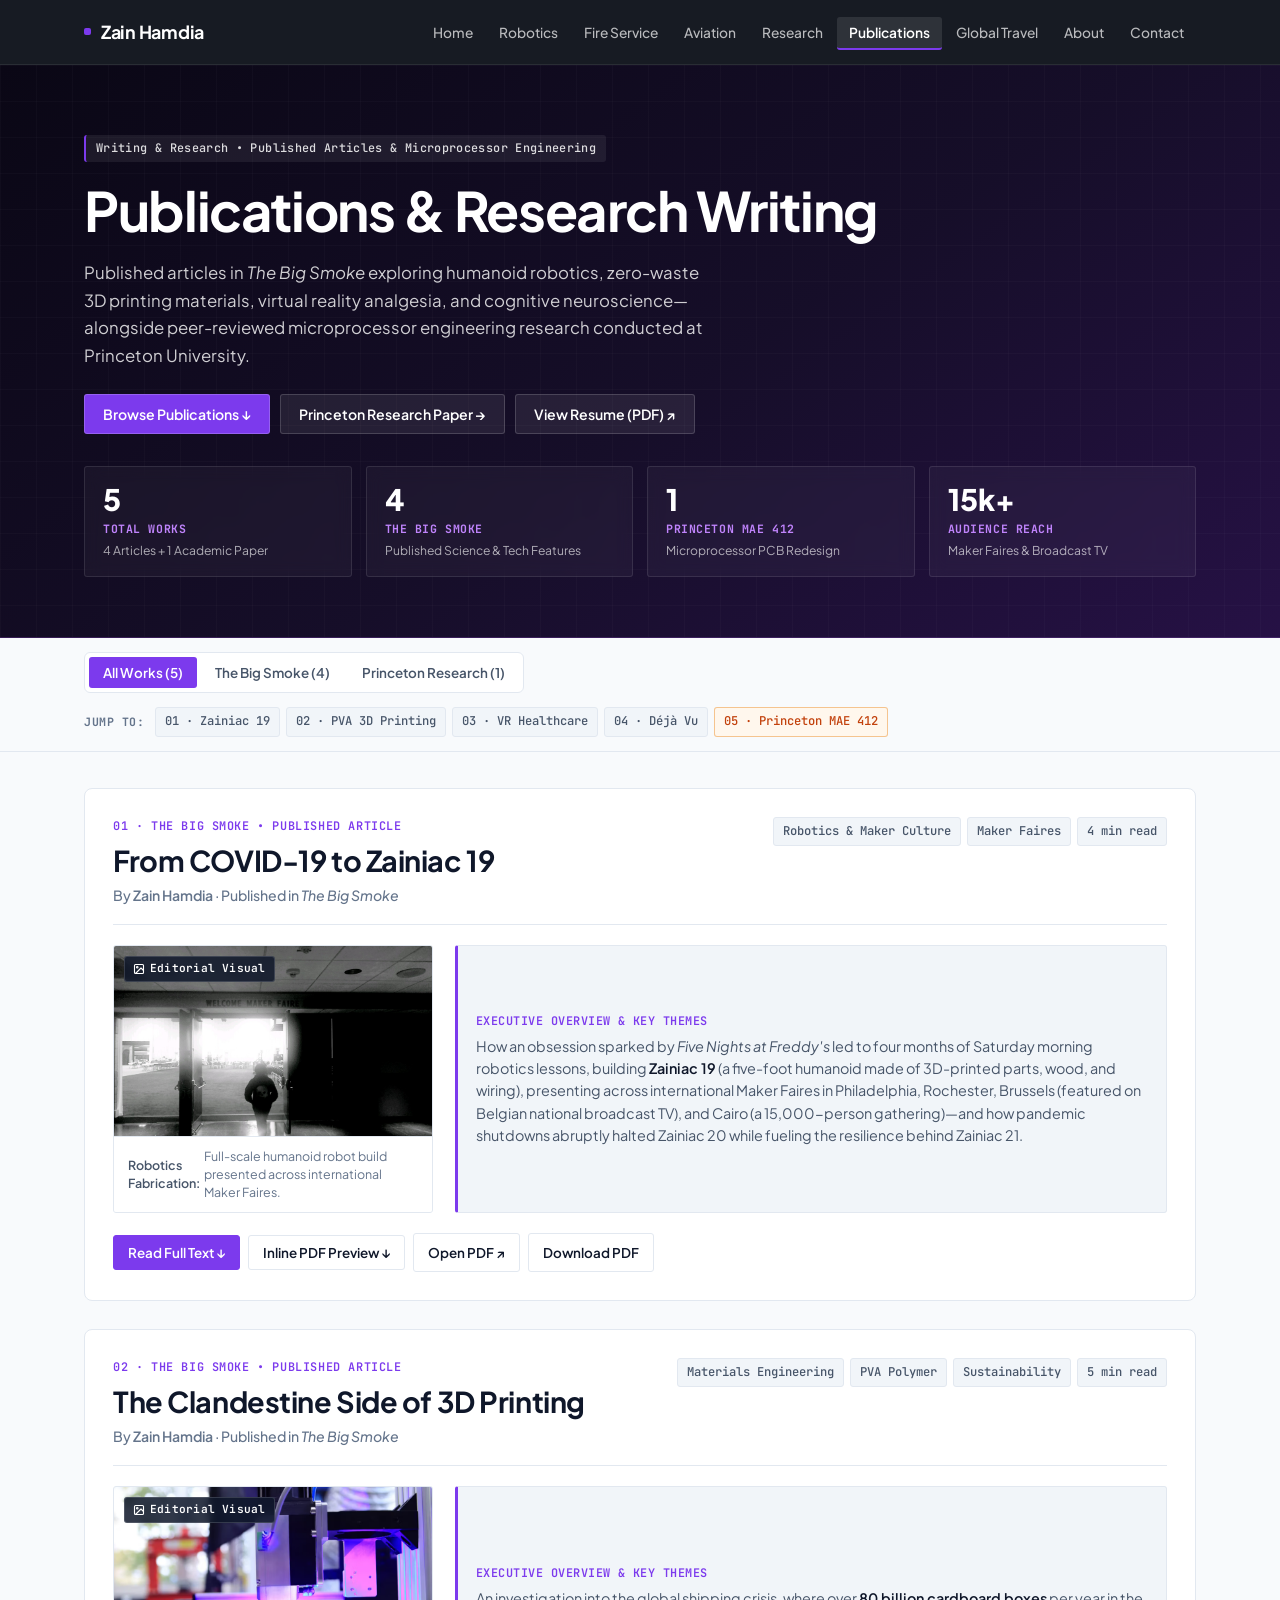
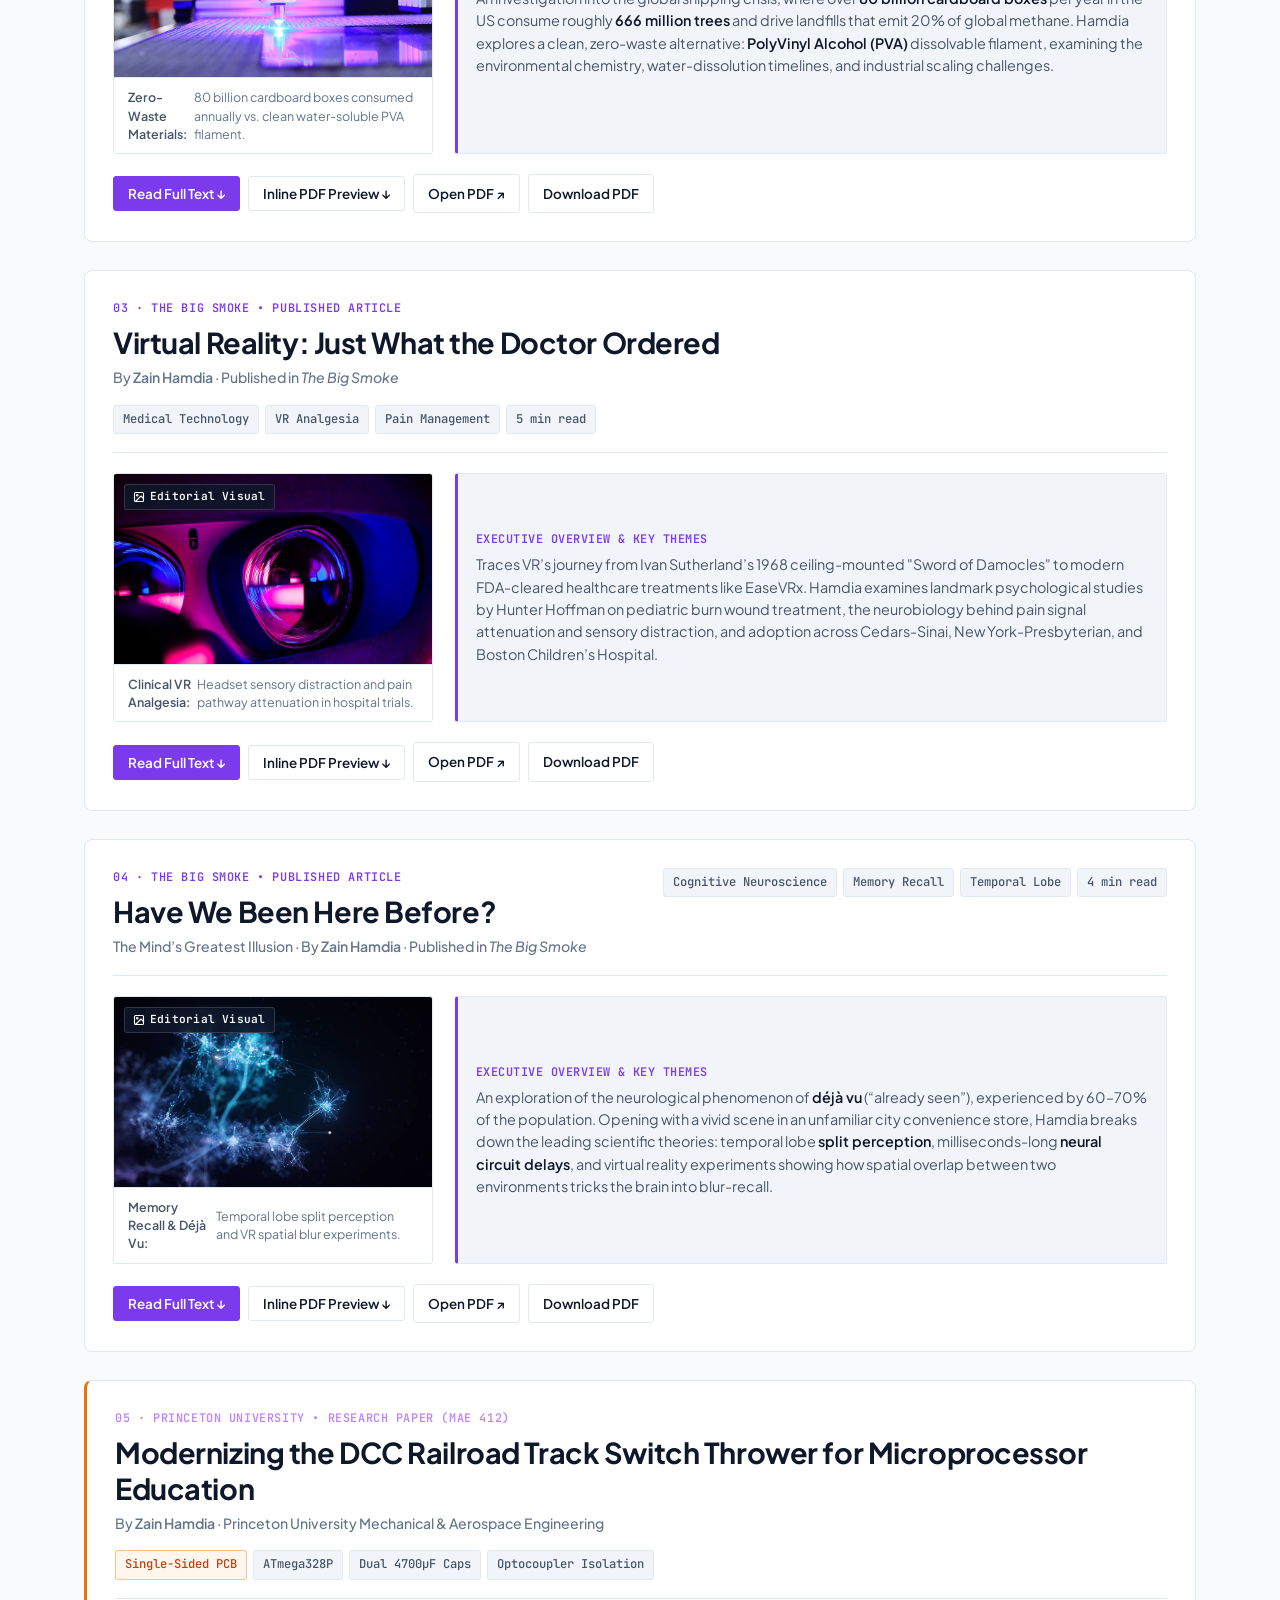
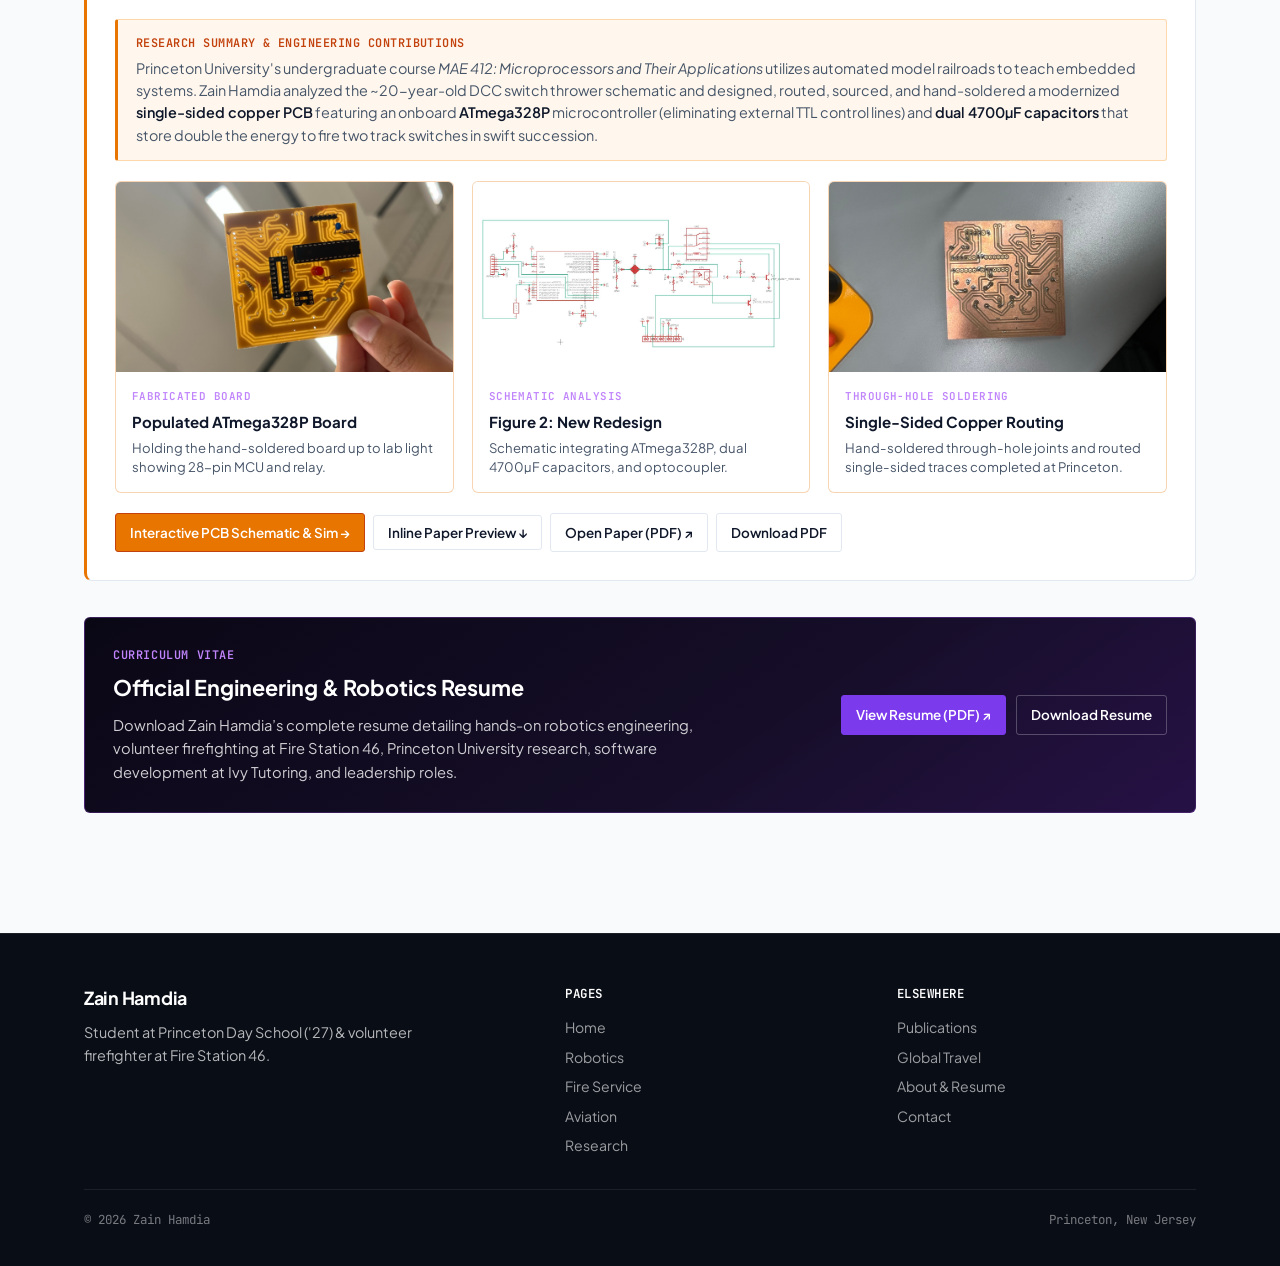
<file: publications.html>
<!DOCTYPE html>
<html lang="en">
<head>
  <meta charset="UTF-8">
  <meta name="viewport" content="width=device-width, initial-scale=1.0">
  <title>Publications &amp; Research Writing — Zain Hamdia</title>
  <meta name="description" content="Published articles and engineering research by Zain Hamdia — essays on robotics, materials science, virtual reality analgesia, neuroscience in The Big Smoke, and Princeton University research.">
  <link rel="stylesheet" href="css/styles.css?v=paper-4">
</head>
<body class="theme-publications">

  <!-- Header -->
  <header class="site-header">
    <div class="container header-inner">
      <a href="index.html" class="brand-link">
        <span class="brand-dot"></span>
        <span class="brand-text-name">Zain Hamdia</span>
      </a>

      <nav aria-label="Main Navigation">
        <ul class="nav-menu" id="nav-menu">
          <li><a href="index.html" class="nav-link">Home</a></li>
          <li><a href="robotics.html" class="nav-link">Robotics</a></li>
          <li><a href="firefighting.html" class="nav-link">Fire Service</a></li>
          <li><a href="aviation.html" class="nav-link">Aviation</a></li>
          <li><a href="research.html" class="nav-link">Research</a></li>
          <li><a href="publications.html" class="nav-link active">Publications</a></li>
          <li><a href="travel.html" class="nav-link">Global Travel</a></li>
          <li><a href="about.html" class="nav-link">About</a></li>
          <li><a href="contact.html" class="nav-link">Contact</a></li>
        </ul>
      </nav>

      <button id="mobile-toggle" class="mobile-menu-toggle" aria-label="Toggle menu">Menu</button>
    </div>
  </header>

  <main>
    <!-- Page Hero -->
    <section class="page-hero">
      <div class="container">
        <span class="page-kicker">Writing &amp; Research • Published Articles &amp; Microprocessor Engineering</span>
        <h1 class="page-title">Publications &amp; Research Writing</h1>
        <p class="page-subtitle">
          Published articles in <em>The Big Smoke</em> exploring humanoid robotics, zero-waste 3D printing materials, virtual reality analgesia, and cognitive neuroscience—alongside peer-reviewed microprocessor engineering research conducted at Princeton University.
        </p>

        <div class="home-hero-actions" style="margin-top: 24px;">
          <a href="#publications-section" class="btn btn-primary">
            Browse Publications ↓
          </a>
          <a href="#princeton-paper" class="btn btn-secondary">
            Princeton Research Paper →
          </a>
          <a href="docs/zain-hamdia-resume.pdf" target="_blank" rel="noopener noreferrer" class="btn btn-secondary">
            View Resume (PDF) ↗
          </a>
        </div>

        <!-- Telemetry Stats Strip -->
        <div class="pub-stats-grid">
          <div class="pub-stat-tile">
            <div class="pub-stat-num">5</div>
            <div class="pub-stat-label">Total Works</div>
            <div class="pub-stat-sub">4 Articles + 1 Academic Paper</div>
          </div>
          <div class="pub-stat-tile">
            <div class="pub-stat-num">4</div>
            <div class="pub-stat-label">The Big Smoke</div>
            <div class="pub-stat-sub">Published Science &amp; Tech Features</div>
          </div>
          <div class="pub-stat-tile">
            <div class="pub-stat-num">1</div>
            <div class="pub-stat-label">Princeton MAE 412</div>
            <div class="pub-stat-sub">Microprocessor PCB Redesign</div>
          </div>
          <div class="pub-stat-tile">
            <div class="pub-stat-num">15k+</div>
            <div class="pub-stat-label">Audience Reach</div>
            <div class="pub-stat-sub">Maker Faires &amp; Broadcast TV</div>
          </div>
        </div>
      </div>
    </section>

    <!-- Filter & Navigation Bar -->
    <div id="publications-section" class="pub-toolbar-wrap">
      <div class="container pub-toolbar-inner">
        <div class="pub-nav-bar">
          <!-- Filter Tabs -->
          <div class="lineage-tab-bar" role="tablist" aria-label="Filter publications">
            <button type="button" class="lineage-tab-btn active" data-pub-filter="all">All Works (5)</button>
            <button type="button" class="lineage-tab-btn" data-pub-filter="big-smoke">The Big Smoke (4)</button>
            <button type="button" class="lineage-tab-btn" data-pub-filter="academic">Princeton Research (1)</button>
          </div>

          <!-- Quick Jump Anchors -->
          <div class="pub-quick-jumps">
            <span class="pub-jump-label">Jump to:</span>
            <a href="#article-zainiac" class="skill-pill">01 · Zainiac 19</a>
            <a href="#article-3d-printing" class="skill-pill">02 · PVA 3D Printing</a>
            <a href="#article-vr" class="skill-pill">03 · VR Healthcare</a>
            <a href="#article-deja-vu" class="skill-pill">04 · Déjà Vu</a>
            <a href="#princeton-paper" class="skill-pill" style="border-color: rgba(231,117,0,0.4); color: #c2410c; background: #fff7ed;">05 · Princeton MAE 412</a>
          </div>
        </div>
      </div>
    </div>

    <!-- Main Articles Section -->
    <section class="portal-section" style="padding-top: 8px;">
      <div class="container">

        <!-- ====================================================================
             ARTICLE 1: From COVID-19 to Zainiac 19
             ==================================================================== -->
        <article id="article-zainiac" class="pub-article-card" data-pub-category="big-smoke">
          <div class="pub-article-top">
            <div>
              <div class="section-label" style="margin-bottom: 6px;">01 · The Big Smoke • Published Article</div>
              <h2 class="pub-article-title">From COVID-19 to Zainiac 19</h2>
              <div class="pub-article-author">
                By <strong>Zain Hamdia</strong> · Published in <em>The Big Smoke</em>
              </div>
            </div>
            <div class="skill-pills">
              <span class="skill-pill">Robotics &amp; Maker Culture</span>
              <span class="skill-pill">Maker Faires</span>
              <span class="skill-pill">4 min read</span>
            </div>
          </div>

          <!-- Card Media Grid (Photo Display + Overview) -->
          <div class="pub-card-grid">
            <div class="pub-card-figure">
              <div class="pub-card-figure-img-wrap" role="button" tabindex="0" data-card-reader-trigger="reader-zainiac" title="Click to read full article">
                <img src="img/article-zainiac-19.jpg" alt="Zain Hamdia presenting Zainiac 19 at Maker Faire" class="pub-card-figure-img">
                <div class="pub-card-figure-badge">
                  <svg width="12" height="12" viewBox="0 0 24 24" fill="none" stroke="currentColor" stroke-width="2.2" stroke-linecap="round" stroke-linejoin="round" aria-hidden="true"><rect x="3" y="3" width="18" height="18" rx="2" ry="2"></rect><circle cx="8.5" cy="8.5" r="1.5"></circle><polyline points="21 15 16 10 5 21"></polyline></svg>
                  <span>Editorial Visual</span>
                </div>
              </div>
              <div class="pub-card-figure-caption">
                <strong>Robotics Fabrication:</strong> Full-scale humanoid robot build presented across international Maker Faires.
              </div>
            </div>

            <div class="pub-takeaways">
              <div class="pub-takeaways-title">Executive Overview &amp; Key Themes</div>
              <p>
                How an obsession sparked by <em>Five Nights at Freddy's</em> led to four months of Saturday morning robotics lessons, building <strong>Zainiac 19</strong> (a five-foot humanoid made of 3D-printed parts, wood, and wiring), presenting across international Maker Faires in Philadelphia, Rochester, Brussels (featured on Belgian national broadcast TV), and Cairo (a 15,000-person gathering)—and how pandemic shutdowns abruptly halted Zainiac 20 while fueling the resilience behind Zainiac 21.
              </p>
            </div>
          </div>

          <!-- Card Actions -->
          <div class="pub-article-actions">
            <button type="button" class="pub-btn pub-btn-primary" data-toggle-reader="reader-zainiac" data-default-text="Read Full Text ↓" data-active-text="Hide Full Text ↑" aria-expanded="false">
              Read Full Text ↓
            </button>
            <button type="button" class="pub-btn pub-btn-outline" data-toggle-pdf="pdf-zainiac" aria-expanded="false">
              Inline PDF Preview ↓
            </button>
            <a href="docs/from-covid-19-to-zainiac-19.pdf" target="_blank" rel="noopener noreferrer" class="pub-btn pub-btn-outline">
              Open PDF ↗
            </a>
            <a href="docs/from-covid-19-to-zainiac-19.pdf" download="From_COVID-19_to_Zainiac_19_Zain_Hamdia.pdf" class="pub-btn pub-btn-outline">
              Download PDF
            </a>
          </div>

          <!-- In-Browser Full Article Text (COLLAPSED by default) -->
          <div id="reader-zainiac" class="pub-full-text-container" style="display: none;">
            <div class="pub-reader-bar">
              <span>Document Reader: From COVID-19 to Zainiac 19 • The Big Smoke</span>
              <button type="button" class="pub-btn pub-btn-outline" data-close-reader="reader-zainiac" style="padding: 4px 10px; font-size: 0.78rem;">
                Hide Full Text ↑
              </button>
            </div>

            <div class="pub-reading-body">
              <p class="pub-lead">
                For anyone who is passionate about something, there's always a beginning. For some, it's reading a book that encourages you to write or a hobby that convinces you to enter a competition. For me, it was a video game called <em>Five Nights at Freddy's</em> that inspired me to build my own robot, <strong>Zainiac 19</strong>.
              </p>

              <p>
                At first it was just an idea, a random thought — but there came a point where I was thinking about building a robot nonstop. Every Saturday morning, I would get up early to meet with a robotics coach. He taught me everything about robotics and after four months of lessons, I had a robot.
              </p>

              <div class="article-image-box">
                <img src="img/article-zainiac-19.jpg" alt="Zain Hamdia presenting Zainiac 19 at Maker Faire" style="object-fit: cover; max-height: 420px;">
                <div class="article-image-caption">Editorial photo: Zain Hamdia presenting the full-scale Zainiac 19 humanoid robot at Maker Faire.</div>
              </div>

              <p>
                He had a terminator-esque look to him, not as scary but still a little creepy, which is what I was going for. He had 3D printed pieces that I designed, wood as the base for his body and metal wire along his arms and torso to make him look more like what I envisioned going through this project. After I finished the final details, I went to my first Maker Faire (a place where “makers” get together and present something they built) in Philadelphia.
              </p>

              <p>
                Then followed more. The faire in Rochester was amazing and I met so many nice people there! Zainiac 19 and I were on television in Belgium! The Maker Faire in Egypt had a concert and dance party for all the makers at the end of the night attended by about 15,000 people!
              </p>

              <div class="article-image-box">
                <img src="img/maker-brussels-booth.jpg" alt="Zain Hamdia with Zainiac 19 at Brussels Maker Faire" style="object-fit: cover;">
                <div class="article-image-caption">Zain Hamdia and Zainiac 19 at the Brussels Maker Faire (featured on Belgian National TV news).</div>
              </div>

              <p>
                After all of the events with Zainiac 19, I realized that he had some areas for enhancement which is when I decided, I wanted to make a new and improved robot. The idea for <strong>Zainiac 20</strong> was born in late 2019.
              </p>

              <p>
                When I started design in early 2020, I was ready to face a new challenge. The robot that I spent so long building and designing was getting a brother, so to speak. I met with my robotics coach and we devised a plan. I wanted to use advanced coding, motors and materials. This robot would be faster, smarter, and more feature-rich with a brand new, innovative robotic look. He would also be easier to disassemble and transport whether it be out of town, state or the country. Taking apart Zainiac 19 and putting him back together at the events, only to find that a piece broke, was starting to take a toll on my mental health.
              </p>

              <p>
                Three months into working on Zainiac 20, he was looking pretty good. He was rolling around, picking things up and bringing them back to me, talking and learning new dances.
              </p>

              <p>
                Within five months, we were ready to hit the road. Zainiac 20 and I headed to Japan! After that, we hit three more countries before heading home. Throughout our travels, Zainiac 20 and I won awards, got interviewed on the news and met great, new people.
              </p>

              <blockquote>
                “But... due to COVID-19, Zainiac 20 never actually existed.”
              </blockquote>

              <p>
                You see, because of COVID-19, everything was shut down or put on hold. COVID-19 had its effect on everyone (some worse than others) but for me it was destroying my dream. Instead, what I did that entire summer was sit on my couch playing video games and feeling bad for myself. It felt like hiking up a snowy mountain. Just when you're about to get to the top, an avalanche sends you all the way back down.
              </p>

              <p>
                Even though Zainiac 20 never came to be, that doesn't mean the Zainiac &copy; lineup of robots is over. In fact, it's just the beginning.
              </p>

              <p class="article-closing">
                Sincerely,<br>
                <strong>Zainiac 21</strong>
              </p>
            </div>

            <div class="pub-reader-footer">
              <span class="pub-reader-footer-note">End of article: From COVID-19 to Zainiac 19</span>
              <button type="button" class="pub-btn pub-btn-outline" data-close-reader="reader-zainiac">
                Hide Full Text ↑
              </button>
            </div>
          </div>

          <!-- Embedded Inline PDF Viewer (Toggled via button) -->
          <div id="pdf-zainiac" class="pub-pdf-embed-wrapper" style="display: none;">
            <div class="pub-pdf-embed-bar">
              <span>Document Viewer: From COVID-19 to Zainiac 19 (PDF)</span>
              <a href="docs/from-covid-19-to-zainiac-19.pdf" target="_blank" rel="noopener noreferrer">Open in Separate Window ↗</a>
            </div>
            <object data="docs/from-covid-19-to-zainiac-19.pdf#view=FitH" type="application/pdf" width="100%" height="600" style="display: block; width: 100%; height: 600px; border: none; background: #ffffff;">
              <iframe src="docs/from-covid-19-to-zainiac-19.pdf" width="100%" height="600" style="border: none;" title="From COVID-19 to Zainiac 19 PDF">
                <p style="padding: 20px; color: #ffffff;">Your browser does not support inline PDF viewing. <a href="docs/from-covid-19-to-zainiac-19.pdf" target="_blank" rel="noopener noreferrer" style="color: var(--band-accent);">Click here to download or open the PDF.</a></p>
              </iframe>
            </object>
          </div>
        </article>

        <!-- ====================================================================
             ARTICLE 2: The Clandestine Side of 3D Printing
             ==================================================================== -->
        <article id="article-3d-printing" class="pub-article-card" data-pub-category="big-smoke">
          <div class="pub-article-top">
            <div>
              <div class="section-label" style="margin-bottom: 6px;">02 · The Big Smoke • Published Article</div>
              <h2 class="pub-article-title">The Clandestine Side of 3D Printing</h2>
              <div class="pub-article-author">
                By <strong>Zain Hamdia</strong> · Published in <em>The Big Smoke</em>
              </div>
            </div>
            <div class="skill-pills">
              <span class="skill-pill">Materials Engineering</span>
              <span class="skill-pill">PVA Polymer</span>
              <span class="skill-pill">Sustainability</span>
              <span class="skill-pill">5 min read</span>
            </div>
          </div>

          <!-- Card Media Grid (Photo Display + Overview) -->
          <div class="pub-card-grid">
            <div class="pub-card-figure">
              <div class="pub-card-figure-img-wrap" role="button" tabindex="0" data-card-reader-trigger="reader-3d" title="Click to read full article">
                <img src="img/article-3d-printing.png" alt="Cardboard shipping box crisis and water-soluble PVA filament" class="pub-card-figure-img">
                <div class="pub-card-figure-badge">
                  <svg width="12" height="12" viewBox="0 0 24 24" fill="none" stroke="currentColor" stroke-width="2.2" stroke-linecap="round" stroke-linejoin="round" aria-hidden="true"><rect x="3" y="3" width="18" height="18" rx="2" ry="2"></rect><circle cx="8.5" cy="8.5" r="1.5"></circle><polyline points="21 15 16 10 5 21"></polyline></svg>
                  <span>Editorial Visual</span>
                </div>
              </div>
              <div class="pub-card-figure-caption">
                <strong>Zero-Waste Materials:</strong> 80 billion cardboard boxes consumed annually vs. clean water-soluble PVA filament.
              </div>
            </div>

            <div class="pub-takeaways">
              <div class="pub-takeaways-title">Executive Overview &amp; Key Themes</div>
              <p>
                An investigation into the global shipping crisis, where over <strong>80 billion cardboard boxes</strong> per year in the US consume roughly <strong>666 million trees</strong> and drive landfills that emit 20% of global methane. Hamdia explores a clean, zero-waste alternative: <strong>PolyVinyl Alcohol (PVA)</strong> dissolvable filament, examining the environmental chemistry, water-dissolution timelines, and industrial scaling challenges.
              </p>
            </div>
          </div>

          <!-- Card Actions -->
          <div class="pub-article-actions">
            <button type="button" class="pub-btn pub-btn-primary" data-toggle-reader="reader-3d" data-default-text="Read Full Text ↓" data-active-text="Hide Full Text ↑" aria-expanded="false">
              Read Full Text ↓
            </button>
            <button type="button" class="pub-btn pub-btn-outline" data-toggle-pdf="pdf-3d" aria-expanded="false">
              Inline PDF Preview ↓
            </button>
            <a href="docs/the-clandestine-side-of-3d-printing.pdf" target="_blank" rel="noopener noreferrer" class="pub-btn pub-btn-outline">
              Open PDF ↗
            </a>
            <a href="docs/the-clandestine-side-of-3d-printing.pdf" download="The_Clandestine_Side_of_3D_Printing_Zain_Hamdia.pdf" class="pub-btn pub-btn-outline">
              Download PDF
            </a>
          </div>

          <!-- In-Browser Full Article Text (COLLAPSED by default) -->
          <div id="reader-3d" class="pub-full-text-container" style="display: none;">
            <div class="pub-reader-bar">
              <span>Document Reader: The Clandestine Side of 3D Printing • The Big Smoke</span>
              <button type="button" class="pub-btn pub-btn-outline" data-close-reader="reader-3d" style="padding: 4px 10px; font-size: 0.78rem;">
                Hide Full Text ↑
              </button>
            </div>

            <div class="pub-reading-body">
              <h3>Beyond Prototypes and Plastic</h3>
              <p class="pub-lead">
                3D printing is paving the way in advancing the engineering world. Although 3D printing is a very useful tool, many don’t know of its capabilities and application in the everyday world.
              </p>
              <p>
                3D printing can help with building robots, prototype products of all kinds, parts for cars and even the cars themselves using a special type of durable, heat resistant filament! More recently and quite amazingly, clay and cement 3D printers have been used to build entire homes. The advances in 3D printing have been truly remarkable.
              </p>

              <h3>The Secret Technology Hidden in Plain Sight</h3>
              <p>
                While these uses alone have been innovative, the industry has a little known secret that borders on covert technology. It is called <strong>PolyVinyl Alcohol or PVA filament</strong>. Essentially it is a dissolvable filament. Interesting in concept, but more importantly, could solve a huge problem in today’s consumer-driven world.
              </p>

              <div class="article-image-box">
                <img src="img/article-3d-printing.png" alt="Cardboard shipping box crisis and water-soluble PVA filament" style="object-fit: cover;">
                <div class="article-image-caption">Editorial illustration: 80 billion cardboard boxes consumed annually vs. clean water-soluble PVA filament.</div>
              </div>

              <h3>The Shipping Crisis</h3>
              <p>
                It all begins with the shipping industry, who are desperately trying to keep up with the demands of consumers to receive items at home. While this has been going on for years, the impact of COVID has forced us into a new level of shipping needs. The pandemic has increased online shopping by <strong>60%</strong>!
              </p>
              <p>
                Behind all of this shopping is packing and boxes. Lots and lots of boxes. When you receive a package, it is typically in a cardboard box. <strong>80% of items sold are shipped or packed in a cardboard box.</strong> The US alone uses more than <strong>80 billion boxes per year</strong>.
              </p>

              <h3>The Environmental Cost of Cardboard</h3>
              <p>
                Another sobering issue to consider is the number of trees needed in this process. 1 dead tree is equal to about 150 cardboard boxes and we, as a nation, use 100 billion cardboard boxes every year.
              </p>

              <div class="stat-callout">
                1 tree = ~150 boxes • US consumes 100B boxes/yr = <strong>~666,666,667 trees killed every year</strong>
              </div>

              <p>
                Are you concerned yet? Each person that receives a package has 2 options: recycle it or throw it in the garbage.
              </p>
              <p>
                Approximately 70% of the population recycles their cardboard boxes. One might think recycling is a good option, but it doesn’t actually reduce the amount of the cardboard in circulation, it simply turns it into reusable cardboard.
              </p>
              <p>
                Meanwhile, companies are still making brand new boxes to meet demands. This will create an overflow of boxes and the only way to truly rid ourselves of them is by throwing them away which, in turn, harms the environment. When cardboard is at a garbage dump, it gets burned and when this happens it releases mass amounts of methane. <strong>Methane is known to contribute to 20% of global warming.</strong> Or it is left to decompose, which can take five years or more.
              </p>

              <h3>The Hidden Problems with Recycling</h3>
              <p>
                The next best option that isn’t tossing your boxes in a landfill is recycling. Recycling plants do have their downsides though. Not only are they unsafe for the environment, they are unsafe for their workers. The employees of these plants are exposed to toxic fumes let off by the machines and inhale large amounts of dust composed of wood, paper and tiny little bits of metal. At the end of all of this, the structural quality of recycled products is poor compared to the new product.
              </p>

              <h3>A Dissolvable Solution</h3>
              <p>
                There is an environmentally safe solution to all of this. <strong>PVA filament.</strong> PVA is very special because it dissolves in water without leaving any toxic or environmentally harmful result. This makes it possible to 3D print the packaging for our products, have them shipped to us and get rid of the waste created by the packaging in a clean way.
              </p>
              <p>
                So what if it rains while your package is in route or once it is delivered? Not a problem. It takes <strong>12–18 hours</strong> for the packaging to fully dissolve the material. If you don’t want to go through that, recycling is still an option. The leftover package can be ground up and formed into new filament which would be printed as new packages.
              </p>
              <p>
                In concept, the solution is simple, but the process to get there is not. If we were to make this transition, shipping companies would need many of these printers running simultaneously, the printers themselves would need to function at a much faster speed and the PVA filament would need to be mass produced. None of this is impossible but will take time and initial cost.
              </p>

              <blockquote>
                “We may get there or we may not, but you have to admit — making your boxes disappear sounds pretty good.”
              </blockquote>
            </div>

            <div class="pub-reader-footer">
              <span class="pub-reader-footer-note">End of article: The Clandestine Side of 3D Printing</span>
              <button type="button" class="pub-btn pub-btn-outline" data-close-reader="reader-3d">
                Hide Full Text ↑
              </button>
            </div>
          </div>

          <!-- Embedded Inline PDF Viewer (Toggled via button) -->
          <div id="pdf-3d" class="pub-pdf-embed-wrapper" style="display: none;">
            <div class="pub-pdf-embed-bar">
              <span>Document Viewer: The Clandestine Side of 3D Printing (PDF)</span>
              <a href="docs/the-clandestine-side-of-3d-printing.pdf" target="_blank" rel="noopener noreferrer">Open in Separate Window ↗</a>
            </div>
            <object data="docs/the-clandestine-side-of-3d-printing.pdf#view=FitH" type="application/pdf" width="100%" height="600" style="display: block; width: 100%; height: 600px; border: none; background: #ffffff;">
              <iframe src="docs/the-clandestine-side-of-3d-printing.pdf" width="100%" height="600" style="border: none;" title="The Clandestine Side of 3D Printing PDF">
                <p style="padding: 20px; color: #ffffff;">Your browser does not support inline PDF viewing. <a href="docs/the-clandestine-side-of-3d-printing.pdf" target="_blank" rel="noopener noreferrer" style="color: var(--band-accent);">Click here to download or open the PDF.</a></p>
              </iframe>
            </object>
          </div>
        </article>

        <!-- ====================================================================
             ARTICLE 3: Virtual Reality: Just What the Doctor Ordered
             ==================================================================== -->
        <article id="article-vr" class="pub-article-card" data-pub-category="big-smoke">
          <div class="pub-article-top">
            <div>
              <div class="section-label" style="margin-bottom: 6px;">03 · The Big Smoke • Published Article</div>
              <h2 class="pub-article-title">Virtual Reality: Just What the Doctor Ordered</h2>
              <div class="pub-article-author">
                By <strong>Zain Hamdia</strong> · Published in <em>The Big Smoke</em>
              </div>
            </div>
            <div class="skill-pills">
              <span class="skill-pill">Medical Technology</span>
              <span class="skill-pill">VR Analgesia</span>
              <span class="skill-pill">Pain Management</span>
              <span class="skill-pill">5 min read</span>
            </div>
          </div>

          <!-- Card Media Grid (Photo Display + Overview) -->
          <div class="pub-card-grid">
            <div class="pub-card-figure">
              <div class="pub-card-figure-img-wrap" role="button" tabindex="0" data-card-reader-trigger="reader-vr" title="Click to read full article">
                <img src="img/article-vr-healthcare.png" alt="Virtual reality medical analgesia in healthcare" class="pub-card-figure-img">
                <div class="pub-card-figure-badge">
                  <svg width="12" height="12" viewBox="0 0 24 24" fill="none" stroke="currentColor" stroke-width="2.2" stroke-linecap="round" stroke-linejoin="round" aria-hidden="true"><rect x="3" y="3" width="18" height="18" rx="2" ry="2"></rect><circle cx="8.5" cy="8.5" r="1.5"></circle><polyline points="21 15 16 10 5 21"></polyline></svg>
                  <span>Editorial Visual</span>
                </div>
              </div>
              <div class="pub-card-figure-caption">
                <strong>Clinical VR Analgesia:</strong> Headset sensory distraction and pain pathway attenuation in hospital trials.
              </div>
            </div>

            <div class="pub-takeaways">
              <div class="pub-takeaways-title">Executive Overview &amp; Key Themes</div>
              <p>
                Traces VR’s journey from Ivan Sutherland’s 1968 ceiling-mounted "Sword of Damocles" to modern FDA-cleared healthcare treatments like EaseVRx. Hamdia examines landmark psychological studies by Hunter Hoffman on pediatric burn wound treatment, the neurobiology behind pain signal attenuation and sensory distraction, and adoption across Cedars-Sinai, New York-Presbyterian, and Boston Children’s Hospital.
              </p>
            </div>
          </div>

          <!-- Card Actions -->
          <div class="pub-article-actions">
            <button type="button" class="pub-btn pub-btn-primary" data-toggle-reader="reader-vr" data-default-text="Read Full Text ↓" data-active-text="Hide Full Text ↑" aria-expanded="false">
              Read Full Text ↓
            </button>
            <button type="button" class="pub-btn pub-btn-outline" data-toggle-pdf="pdf-vr" aria-expanded="false">
              Inline PDF Preview ↓
            </button>
            <a href="docs/virtual-reality-just-what-the-doctor-ordered.pdf" target="_blank" rel="noopener noreferrer" class="pub-btn pub-btn-outline">
              Open PDF ↗
            </a>
            <a href="docs/virtual-reality-just-what-the-doctor-ordered.pdf" download="Virtual_Reality_Just_What_the_Doctor_Ordered_Zain_Hamdia.pdf" class="pub-btn pub-btn-outline">
              Download PDF
            </a>
          </div>

          <!-- In-Browser Full Article Text (COLLAPSED by default) -->
          <div id="reader-vr" class="pub-full-text-container" style="display: none;">
            <div class="pub-reader-bar">
              <span>Document Viewer: Virtual Reality: Just What the Doctor Ordered • The Big Smoke</span>
              <button type="button" class="pub-btn pub-btn-outline" data-close-reader="reader-vr" style="padding: 4px 10px; font-size: 0.78rem;">
                Hide Full Text ↑
              </button>
            </div>

            <div class="pub-reading-body">
              <p class="pub-lead">
                You’re standing on a bridge enjoying the view of a waterfall when suddenly you hear a noise behind you. You turn to see a man swinging a sword in your direction. You jump out of the way just in time and start to run. He chases you through a forest. Eventually he corners you inside of a cave. As you prepare to die, you hear a voice.
              </p>
              <blockquote style="font-style: normal; font-weight: 600;">
                “Your time is up.”<br><br>
                You slowly remove the virtual reality goggles, abruptly back to your hospital room. The doctor has an inquisitive look on his face.<br><br>
                “Do you feel any better?”<br>
                “Yes, I do,” you reply.
              </blockquote>

              <h3>From Recreation to Revolution</h3>
              <p>
                Virtual Reality (VR) has existed in some form beginning in the 1950s. Since that time and for most of its existence, VR has been used mainly for recreational purposes. But more recently, it has been at the forefront of something much more surprising and significant – the medical industry.
              </p>

              <div class="article-image-box">
                <img src="img/article-vr-healthcare.png" alt="Virtual reality medical analgesia in healthcare" style="object-fit: cover;">
                <div class="article-image-caption">Editorial illustration: Clinical VR analgesia in pediatric burn wound and chronic pain management.</div>
              </div>

              <p>
                Cobbling through the decades with clunky devices and archaic simulators in theater-like settings, advancement in the technology has progressed quickly in the last 10 years.
              </p>
              <p>
                One of the first VR headsets was made by Ivan Sutherland, a Harvard professor, in 1968. It was called the <strong>“Sword of Damocles”</strong> because the headset was so heavy, it had to be hung from the ceiling. Sutherland wanted people to feel like they were in a movie. It simulated driving a motorcycle through a city. The user could feel the vibrations that would come from a motorcycle, creating a much more immersive experience.
              </p>

              <h3>A New Tool for Pain Management</h3>
              <p>
                Today, virtual reality may literally be what the doctor ordered for pain management. One of its initial applications for this purpose was in the mid 90s. A psychologist named Hunter Hoffman took two teens that were undergoing burn wound treatment and put them in a standard VR shooting game while changing their wound dressings. With the help of VR, pain and anxiety levels decreased. He found that after repeating this experiment several times, the usage of VR had reduced most of the pain while patients remained unmedicated.
              </p>
              <p>
                Approximately <strong>50 million American adults</strong> live with some form of chronic pain. Virtual reality may be the solution. The U.S. Food and Drug Administration (FDA) recently approved the marketing of a virtual reality system called <strong>EaseVRx</strong>. The FDA evaluated a study using EaseVRx and the results were significant:
              </p>

              <div class="stat-callout">
                66% of users reported a 30% or more decrease in pain levels — maintained at both 1-month and 3-month follow-ups.
              </div>

              <p>
                Many top hospitals such as <strong>Cedars-Sinai Medical Center</strong>, <strong>New York-Presbyterian Hospital</strong>, and <strong>Boston Children’s Hospital</strong> are using VR treatment with high success rates.
              </p>

              <h3>How Does it Work?</h3>
              <p>
                But how does it work? There does not yet seem to be a clear answer, but there are two schools of thought:
              </p>
              <p>
                <strong>1. Distraction of the mind:</strong> Most VR games utilized for this purpose are skill-based games that engage the user’s senses and focus, while including sensory feedback such as vibrations and sounds to distract the brain and relieve pain without medication.
              </p>
              <p>
                <strong>2. Neurobiological Analgesia:</strong> The alternative explanation is that VR relieves pain by changing the way the nervous system and body process incoming pain signals, creating a state of analgesia (blocking of pain pathways). Scientists theorize it is one, the other, or a combination of both.
              </p>

              <h3>The Advantages of Virtual Reality Treatment</h3>
              <p>
                One of the many advantages of virtual reality is that it can treat different types of pain: labor, chronic, acute, burn, and procedural pains to name just a few.
              </p>
              <p>
                Another advantage is mental health. Being in pain for a long period of time takes an enormous psychological toll. Managing physical health inherently benefits emotional well-being.
              </p>
              <p>
                Crucially, VR treatment does not require pharmaceuticals, eliminating addictive risks and chemical side effects. Finally, modern headsets are highly portable, allowing patients to take therapeutic sessions home or on the go.
              </p>

              <h3>The One Major Drawback &amp; Future Outlook</h3>
              <p>
                Although it has a wide spectrum of pain relief, it does come with one main downside: cyber-sickness. When new users play VR for the first time, after about 10 minutes they can start to feel nauseous, disoriented, or dizzy. Still, it remains vastly safer than chemical alternatives.
              </p>
              <p>
                Virtual reality has had a long journey since its creation. What was once a machine used for entertainment purposes has evolved into an advanced, cutting-edge technology. Quite literally a game changer.
              </p>
              <p class="article-closing">
                So next time you need to get a shot, make sure you ask for those virtual reality goggles!
              </p>
            </div>

            <div class="pub-reader-footer">
              <span class="pub-reader-footer-note">End of article: Virtual Reality: Just What the Doctor Ordered</span>
              <button type="button" class="pub-btn pub-btn-outline" data-close-reader="reader-vr">
                Hide Full Text ↑
              </button>
            </div>
          </div>

          <!-- Embedded Inline PDF Viewer (Toggled via button) -->
          <div id="pdf-vr" class="pub-pdf-embed-wrapper" style="display: none;">
            <div class="pub-pdf-embed-bar">
              <span>Document Viewer: Virtual Reality: Just What the Doctor Ordered (PDF)</span>
              <a href="docs/virtual-reality-just-what-the-doctor-ordered.pdf" target="_blank" rel="noopener noreferrer">Open in Separate Window ↗</a>
            </div>
            <object data="docs/virtual-reality-just-what-the-doctor-ordered.pdf#view=FitH" type="application/pdf" width="100%" height="600" style="display: block; width: 100%; height: 600px; border: none; background: #ffffff;">
              <iframe src="docs/virtual-reality-just-what-the-doctor-ordered.pdf" width="100%" height="600" style="border: none;" title="Virtual Reality Just What the Doctor Ordered PDF">
                <p style="padding: 20px; color: #ffffff;">Your browser does not support inline PDF viewing. <a href="docs/virtual-reality-just-what-the-doctor-ordered.pdf" target="_blank" rel="noopener noreferrer" style="color: var(--band-accent);">Click here to download or open the PDF.</a></p>
              </iframe>
            </object>
          </div>
        </article>

        <!-- ====================================================================
             ARTICLE 4: Have We Been Here Before?
             ==================================================================== -->
        <article id="article-deja-vu" class="pub-article-card" data-pub-category="big-smoke">
          <div class="pub-article-top">
            <div>
              <div class="section-label" style="margin-bottom: 6px;">04 · The Big Smoke • Published Article</div>
              <h2 class="pub-article-title">Have We Been Here Before?</h2>
              <div class="pub-article-author">
                The Mind’s Greatest Illusion · By <strong>Zain Hamdia</strong> · Published in <em>The Big Smoke</em>
              </div>
            </div>
            <div class="skill-pills">
              <span class="skill-pill">Cognitive Neuroscience</span>
              <span class="skill-pill">Memory Recall</span>
              <span class="skill-pill">Temporal Lobe</span>
              <span class="skill-pill">4 min read</span>
            </div>
          </div>

          <!-- Card Media Grid (Photo Display + Overview) -->
          <div class="pub-card-grid">
            <div class="pub-card-figure">
              <div class="pub-card-figure-img-wrap" role="button" tabindex="0" data-card-reader-trigger="reader-dejavu" title="Click to read full article">
                <img src="img/article-deja-vu.jpg" alt="Cognitive neuroscience of memory recall and déjà vu" class="pub-card-figure-img">
                <div class="pub-card-figure-badge">
                  <svg width="12" height="12" viewBox="0 0 24 24" fill="none" stroke="currentColor" stroke-width="2.2" stroke-linecap="round" stroke-linejoin="round" aria-hidden="true"><rect x="3" y="3" width="18" height="18" rx="2" ry="2"></rect><circle cx="8.5" cy="8.5" r="1.5"></circle><polyline points="21 15 16 10 5 21"></polyline></svg>
                  <span>Editorial Visual</span>
                </div>
              </div>
              <div class="pub-card-figure-caption">
                <strong>Memory Recall &amp; Déjà Vu:</strong> Temporal lobe split perception and VR spatial blur experiments.
              </div>
            </div>

            <div class="pub-takeaways">
              <div class="pub-takeaways-title">Executive Overview &amp; Key Themes</div>
              <p>
                An exploration of the neurological phenomenon of <strong>déjà vu</strong> (“already seen”), experienced by 60–70% of the population. Opening with a vivid scene in an unfamiliar city convenience store, Hamdia breaks down the leading scientific theories: temporal lobe <strong>split perception</strong>, milliseconds-long <strong>neural circuit delays</strong>, and virtual reality experiments showing how spatial overlap between two environments tricks the brain into blur-recall.
              </p>
            </div>
          </div>

          <!-- Card Actions -->
          <div class="pub-article-actions">
            <button type="button" class="pub-btn pub-btn-primary" data-toggle-reader="reader-dejavu" data-default-text="Read Full Text ↓" data-active-text="Hide Full Text ↑" aria-expanded="false">
              Read Full Text ↓
            </button>
            <button type="button" class="pub-btn pub-btn-outline" data-toggle-pdf="pdf-dejavu" aria-expanded="false">
              Inline PDF Preview ↓
            </button>
            <a href="docs/have-we-been-here-before.pdf" target="_blank" rel="noopener noreferrer" class="pub-btn pub-btn-outline">
              Open PDF ↗
            </a>
            <a href="docs/have-we-been-here-before.pdf" download="Have_We_Been_Here_Before_Zain_Hamdia.pdf" class="pub-btn pub-btn-outline">
              Download PDF
            </a>
          </div>

          <!-- In-Browser Full Article Text (COLLAPSED by default) -->
          <div id="reader-dejavu" class="pub-full-text-container" style="display: none;">
            <div class="pub-reader-bar">
              <span>Document Reader: Have We Been Here Before? • The Big Smoke</span>
              <button type="button" class="pub-btn pub-btn-outline" data-close-reader="reader-dejavu" style="padding: 4px 10px; font-size: 0.78rem;">
                Hide Full Text ↑
              </button>
            </div>

            <div class="pub-reading-body">
              <p class="pub-lead">
                The sun has nearly set in the chaotic city. Horns can be heard over loud conversations. I am walking down the street and feel thirsty, so I go in search of water. I eventually stumble upon a little convenience store. A convenience store that seems all too familiar.
              </p>
              <p>
                The sign above the building, “Liberty Mart” is something I swear I’ve seen before. One letter slightly tilted and another completely missing, as it flashes in various neon colors. I sprint inside and get my water.
              </p>
              <p>
                While walking to the cashier, I get that feeling again.
              </p>
              <p>
                The cashier is wearing a white coffee-stained tank top that I have seen somewhere. The stain resembles the shape of Mickey Mouse. The bags of chips are arranged very specifically on the shelves by color. Also familiar.
              </p>
              <blockquote>
                Have I been here before?<br>
                That’s impossible. I’ve never even been to this city before.
              </blockquote>

              <h3>Inside the Mind of Déjà Vu</h3>
              <p>
                The experience described above is what’s known as <em>déjà vu</em>, which is actually a French term. Its literal translation appropriately means “already seen.” Déjà vu describes the feeling of looking at something and recognizing it, even though you’ve never actually seen it before.
              </p>
              <p>
                This eerie sensation is something that <strong>60–70% of the population</strong> has experienced at least once in their lifetime, with many experiencing it several times. It also tends to happen more frequently with younger age groups than older.
              </p>
              <p>
                But why does it happen? Is it science or science fiction? Almost all the plausible and varied theories seem to lead us back to the most mysterious organ in our body — the brain.
              </p>
              <p>
                There are some things about the brain we know for certain, like what areas control movement, sight, or speech, yet there are many other functions and occurrences that still elude us. One of them being déjà vu. What we do know for certain, is that déjà vu is not a glitch in the simulation — sorry Hollywood.
              </p>

              <h3>Split Perception</h3>
              <p>
                One possible theory is something called <strong>split perception</strong>.
              </p>

              <div class="article-image-box">
                <img src="img/article-deja-vu.jpg" alt="Cognitive neuroscience of memory recall and déjà vu" style="object-fit: cover;">
                <div class="article-image-caption">Editorial illustration: Cognitive neuroscience, temporal lobe memory recall, and the illusion of déjà vu.</div>
              </div>

              <p>
                Split perception explains that if you see something out of the corner of your eye, or you see something that you aren’t paying specific attention to, your brain immediately stores that object as a memory in the <strong>temporal lobe</strong> (one of four lobes in the brain responsible for processing input and translating it into memory).
              </p>
              <p>
                Moments later, if your attention is then focused on that object, your brain retrieves it as an existing memory, creating the illusion of déjà vu.
              </p>

              <h3>Minor Brain Circuit Malfunction</h3>
              <p>
                Another theory sounds a bit like a computer error and is called <strong>minor brain circuit malfunction</strong>.
              </p>
              <p>
                While the name does sound a bit alarming, there is no need for concern. What happens is your brain’s electrical signals get crossed and falsely interpret what you are presently seeing as a memory or something from the past.
              </p>

              <h3>Memory Recall &amp; Virtual Reality Experiments</h3>
              <p>
                Memory recall describes what happens when your brain sees something similar to a past memory and fills the gaps with what is in front of you, thus giving the effect of déjà vu.
              </p>
              <p>
                The way it was discovered experimentally is very fascinating. Scientists put testers into a virtual world in virtual reality and let them explore. Some areas of the world were identical to others except certain parts had been changed — for example, a trash bag in place of a bush, or a chair instead of a stool.
              </p>
              <p>
                This made the testers believe they had seen this new area before because the two areas were so geometrically similar; the memory of the first and the second started to blur together. Essentially, the brain retrieves a similar past memory and gives you the feeling you have experienced it before, even though you haven’t.
              </p>

              <h3>A Glitch in the Mind</h3>
              <p>
                Aside from these, there are dozens of other theories being explored, with still no single solid answer. Ultimately, we may never know the singular cause for déjà vu.
              </p>
              <blockquote>
                “Maybe Dr. Sheldon Cooper had it right all along:<br><br>
                <em>‘You know the latest research into déjà vu suggests it’s nothing but the frontal regions of the brain attempting to correct an inaccurate memory.’</em><br>
                — <strong>The Big Bang Theory</strong>”
              </blockquote>
            </div>

            <div class="pub-reader-footer">
              <span class="pub-reader-footer-note">End of article: Have We Been Here Before?</span>
              <button type="button" class="pub-btn pub-btn-outline" data-close-reader="reader-dejavu">
                Hide Full Text ↑
              </button>
            </div>
          </div>

          <!-- Embedded Inline PDF Viewer (Toggled via button) -->
          <div id="pdf-dejavu" class="pub-pdf-embed-wrapper" style="display: none;">
            <div class="pub-pdf-embed-bar">
              <span>Document Viewer: Have We Been Here Before? (PDF)</span>
              <a href="docs/have-we-been-here-before.pdf" target="_blank" rel="noopener noreferrer">Open in Separate Window ↗</a>
            </div>
            <object data="docs/have-we-been-here-before.pdf#view=FitH" type="application/pdf" width="100%" height="600" style="display: block; width: 100%; height: 600px; border: none; background: #ffffff;">
              <iframe src="docs/have-we-been-here-before.pdf" width="100%" height="600" style="border: none;" title="Have We Been Here Before PDF">
                <p style="padding: 20px; color: #ffffff;">Your browser does not support inline PDF viewing. <a href="docs/have-we-been-here-before.pdf" target="_blank" rel="noopener noreferrer" style="color: var(--band-accent);">Click here to download or open the PDF.</a></p>
              </iframe>
            </object>
          </div>
        </article>

        <!-- ====================================================================
             ACADEMIC PAPER: Princeton University Research Paper
             ==================================================================== -->
        <article id="princeton-paper" class="pub-article-card card-princeton" data-pub-category="academic">
          <div class="pub-article-top">
            <div>
              <div class="section-label" style="color: var(--band-accent); margin-bottom: 6px;">05 · Princeton University • Research Paper (MAE 412)</div>
              <h2 class="pub-article-title">Modernizing the DCC Railroad Track Switch Thrower for Microprocessor Education</h2>
              <div class="pub-article-author">
                By <strong>Zain Hamdia</strong> · Princeton University Mechanical &amp; Aerospace Engineering
              </div>
            </div>
            <div class="skill-pills">
              <span class="skill-pill" style="border-color: rgba(231,117,0,0.4); color: #c2410c; background: #fff7ed;">Single-Sided PCB</span>
              <span class="skill-pill">ATmega328P</span>
              <span class="skill-pill">Dual 4700µF Caps</span>
              <span class="skill-pill">Optocoupler Isolation</span>
            </div>
          </div>

          <!-- Research Summary -->
          <div class="pub-takeaways">
            <div class="pub-takeaways-title">Research Summary &amp; Engineering Contributions</div>
            <p>
              Princeton University's undergraduate course <em>MAE 412: Microprocessors and Their Applications</em> utilizes automated model railroads to teach embedded systems. Zain Hamdia analyzed the ~20-year-old DCC switch thrower schematic and designed, routed, sourced, and hand-soldered a modernized <strong>single-sided copper PCB</strong> featuring an onboard <strong>ATmega328P</strong> microcontroller (eliminating external TTL control lines) and <strong>dual 4700µF capacitors</strong> that store double the energy to fire two track switches in swift succession.
            </p>
          </div>

          <!-- Schematics & Lab Photos Grid -->
          <div class="photo-grid-3" style="margin: 20px 0;">
            <div class="photo-card" style="border-color: rgba(231, 117, 0, 0.3);">
              <img src="img/princeton-llp-2.jpg" alt="Zain Hamdia holding new single-sided DCC RR switch thrower PCB" class="photo-card-img" style="height: 190px;">
              <div class="photo-card-body">
                <div class="photo-card-tag" style="color: var(--band-accent);">Fabricated Board</div>
                <div class="photo-card-title">Populated ATmega328P Board</div>
                <p class="photo-card-desc">Holding the hand-soldered board up to lab light showing 28-pin MCU and relay.</p>
              </div>
            </div>

            <div class="photo-card" style="border-color: rgba(231, 117, 0, 0.3);">
              <img src="img/princeton-schematic-new.jpg" alt="Figure 2: New DCC RR Switch Thrower Schematic" class="photo-card-img" style="height: 190px; object-fit: contain; background: #ffffff; padding: 6px;">
              <div class="photo-card-body">
                <div class="photo-card-tag" style="color: var(--band-accent);">Schematic Analysis</div>
                <div class="photo-card-title">Figure 2: New Redesign</div>
                <p class="photo-card-desc">Schematic integrating ATmega328P, dual 4700µF capacitors, and optocoupler.</p>
              </div>
            </div>

            <div class="photo-card" style="border-color: rgba(231, 117, 0, 0.3);">
              <img src="img/princeton-llp-1.jpg" alt="Hand-soldered copper trace side of PCB" class="photo-card-img" style="height: 190px;">
              <div class="photo-card-body">
                <div class="photo-card-tag" style="color: var(--band-accent);">Through-Hole Soldering</div>
                <div class="photo-card-title">Single-Sided Copper Routing</div>
                <p class="photo-card-desc">Hand-soldered through-hole joints and routed single-sided traces completed at Princeton.</p>
              </div>
            </div>
          </div>

          <!-- Card Actions -->
          <div class="pub-article-actions">
            <a href="research.html" class="pub-btn pub-btn-princeton">
              Interactive PCB Schematic &amp; Sim →
            </a>
            <button type="button" class="pub-btn pub-btn-outline" data-toggle-pdf="pdf-princeton" aria-expanded="false">
              Inline Paper Preview ↓
            </button>
            <a href="docs/princeton-research-paper.pdf" target="_blank" rel="noopener noreferrer" class="pub-btn pub-btn-outline">
              Open Paper (PDF) ↗
            </a>
            <a href="docs/princeton-research-paper.pdf" download="Zain_Hamdia_Princeton_Research_Paper.pdf" class="pub-btn pub-btn-outline">
              Download PDF
            </a>
          </div>

          <!-- Embedded Inline PDF Viewer (Toggled via button) -->
          <div id="pdf-princeton" class="pub-pdf-embed-wrapper" style="display: none;">
            <div class="pub-pdf-embed-bar" style="background: #1f1406; border-bottom-color: rgba(231,117,0,0.3);">
              <span style="color: #fed7aa;">Full Academic Paper: Modernizing the DCC Railroad Track Switch Thrower</span>
              <a href="docs/princeton-research-paper.pdf" target="_blank" rel="noopener noreferrer" style="color: var(--band-accent);">Open in Full Tab ↗</a>
            </div>
            <object data="docs/princeton-research-paper.pdf#view=FitH" type="application/pdf" width="100%" height="650" style="display: block; width: 100%; height: 650px; border: none; background: #ffffff;">
              <iframe src="docs/princeton-research-paper.pdf" width="100%" height="650" style="border: none;" title="Princeton University Research Paper PDF">
                <p style="padding: 20px; color: #ffffff;">Your browser does not support inline PDF viewing. <a href="docs/princeton-research-paper.pdf" target="_blank" rel="noopener noreferrer" style="color: var(--band-accent);">Click here to download or open the PDF.</a></p>
              </iframe>
            </object>
          </div>
        </article>

        <!-- Resume Download Banner -->
        <div class="band-card" style="margin-top: 36px; padding: 28px; background: linear-gradient(145deg, #0a0715 0%, #160e29 60%, #261145 100%); border: 1px solid rgba(168, 85, 247, 0.28); border-radius: var(--radius-sm); display: flex; flex-wrap: wrap; justify-content: space-between; align-items: center; gap: 20px;">
          <div style="max-width: 640px;">
            <div class="section-label" style="color: var(--band-accent); margin-bottom: 6px;">Curriculum Vitae</div>
            <h3 style="color: #ffffff; font-size: 1.35rem; margin-bottom: 8px;">Official Engineering &amp; Robotics Resume</h3>
            <p style="color: rgba(255, 255, 255, 0.8); font-size: 0.92rem; line-height: 1.6; margin: 0;">
              Download Zain Hamdia’s complete resume detailing hands-on robotics engineering, volunteer firefighting at Fire Station 46, Princeton University research, software development at Ivy Tutoring, and leadership roles.
            </p>
          </div>
          <div style="display: flex; flex-wrap: wrap; gap: 10px;">
            <a href="docs/zain-hamdia-resume.pdf" target="_blank" rel="noopener noreferrer" class="pub-btn pub-btn-primary">
              View Resume (PDF) ↗
            </a>
            <a href="docs/zain-hamdia-resume.pdf" download="Zain_Hamdia_Resume.pdf" class="pub-btn pub-btn-outline" style="border-color: rgba(255, 255, 255, 0.25); color: #ffffff;">
              Download Resume
            </a>
          </div>
        </div>

      </div>
    </section>
  </main>

  <!-- Footer -->
  <footer class="site-footer">
    <div class="container">
      <div class="footer-grid">
        <div>
          <div class="brand-text-name" style="margin-bottom: 8px;">Zain Hamdia</div>
          <p style="font-size: 0.9rem; max-width: 340px;">
            Student at Princeton Day School ('27) &amp; volunteer firefighter at Fire Station 46.
          </p>
        </div>
        <div>
          <div class="footer-col-title">Pages</div>
          <ul class="footer-col-links">
            <li><a href="index.html">Home</a></li>
            <li><a href="robotics.html">Robotics</a></li>
            <li><a href="firefighting.html">Fire Service</a></li>
            <li><a href="aviation.html">Aviation</a></li>
            <li><a href="research.html">Research</a></li>
          </ul>
        </div>
        <div>
          <div class="footer-col-title">Elsewhere</div>
          <ul class="footer-col-links">
            <li><a href="publications.html">Publications</a></li>
            <li><a href="travel.html">Global Travel</a></li>
            <li><a href="about.html">About &amp; Resume</a></li>
            <li><a href="contact.html">Contact</a></li>
          </ul>
        </div>
      </div>
      <div class="footer-bottom">
        <span>© 2026 Zain Hamdia</span>
        <span>Princeton, New Jersey</span>
      </div>
    </div>
  </footer>

  <script src="js/app.js?v=paper-4"></script>
</body>
</html>
</file>
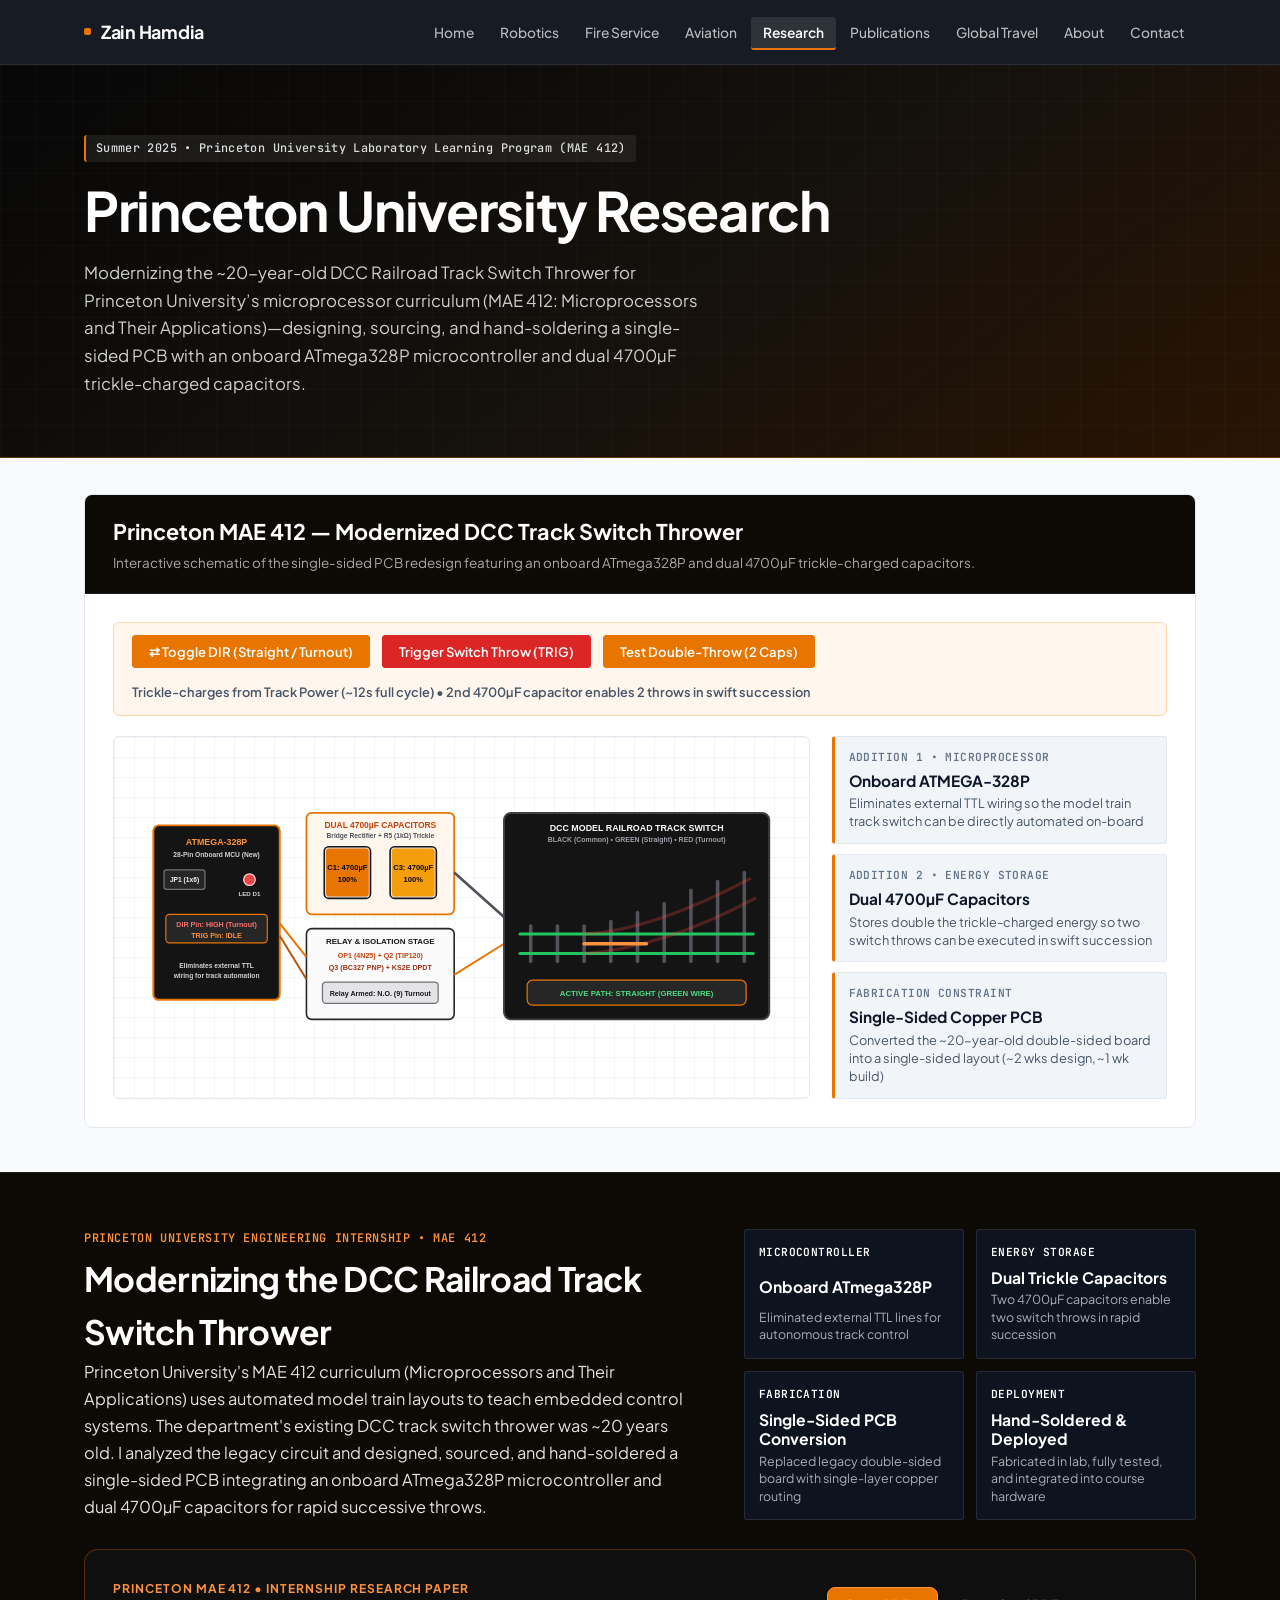
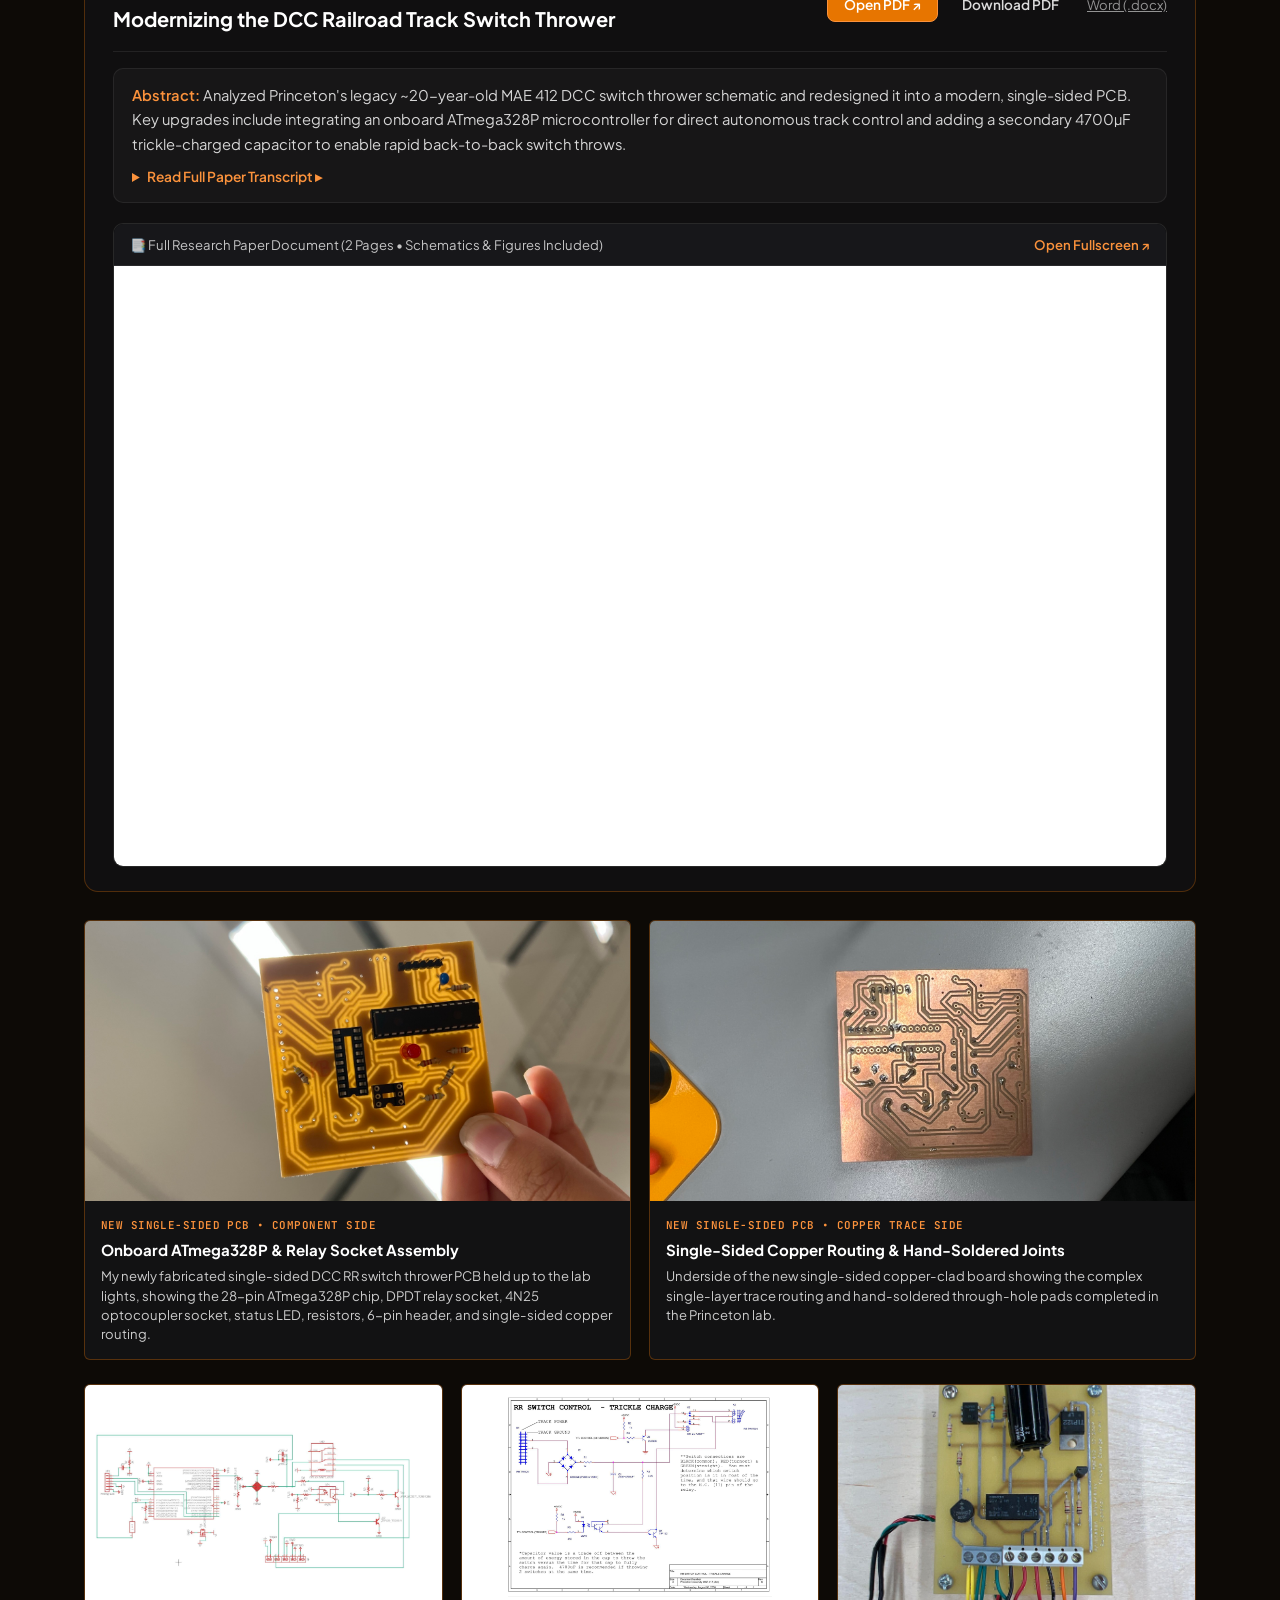
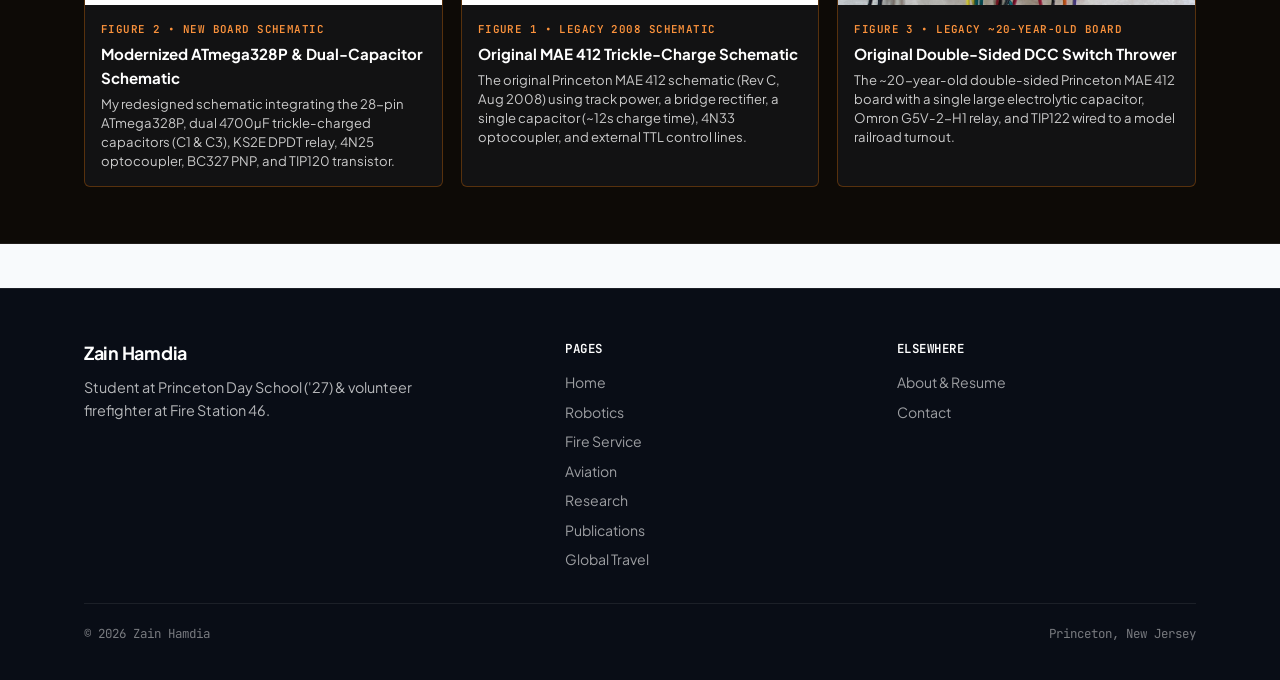
<file: research.html>
<!DOCTYPE html>
<html lang="en">
<head>
  <meta charset="UTF-8">
  <meta name="viewport" content="width=device-width, initial-scale=1.0">
  <title>Princeton University Research — Zain Hamdia</title>
  <meta name="description" content="Princeton University Laboratory Learning Program (MAE 412) research paper, custom ATmega328P single-sided DCC railroad switch thrower PCB redesign, and interactive schematic by Zain Hamdia.">
  <link rel="stylesheet" href="css/styles.css?v=paper-1">
</head>
<body class="theme-research">

  <!-- Header -->
  <header class="site-header">
    <div class="container header-inner">
      <a href="index.html" class="brand-link">
        <span class="brand-dot"></span>
        <span class="brand-text-name">Zain Hamdia</span>
      </a>

      <nav aria-label="Main Navigation">
        <ul class="nav-menu" id="nav-menu">
          <li><a href="index.html" class="nav-link">Home</a></li>
          <li><a href="robotics.html" class="nav-link">Robotics</a></li>
          <li><a href="firefighting.html" class="nav-link">Fire Service</a></li>
          <li><a href="aviation.html" class="nav-link">Aviation</a></li>
          <li><a href="research.html" class="nav-link active">Research</a></li>
          <li><a href="publications.html" class="nav-link">Publications</a></li>
          <li><a href="travel.html" class="nav-link">Global Travel</a></li>
          <li><a href="about.html" class="nav-link">About</a></li>
          <li><a href="contact.html" class="nav-link">Contact</a></li>
        </ul>
      </nav>

      <button id="mobile-toggle" class="mobile-menu-toggle" aria-label="Toggle menu">Menu</button>
    </div>
  </header>

  <main>
    <!-- Princeton University Orange & Black Hero -->
    <section class="page-hero">
      <div class="container">
        <span class="page-kicker">Summer 2025 • Princeton University Laboratory Learning Program (MAE 412)</span>
        <h1 class="page-title">Princeton University Research</h1>
        <p class="page-subtitle">
          Modernizing the ~20-year-old DCC Railroad Track Switch Thrower for Princeton University’s microprocessor curriculum (MAE 412: Microprocessors and Their Applications)—designing, sourcing, and hand-soldering a single-sided PCB with an onboard ATmega328P microcontroller and dual 4700µF trickle-charged capacitors.
        </p>
      </div>
    </section>

    <!-- Section 1: Interactive Princeton University DCC Railroad Track Switch Thrower Simulator -->
    <div class="container">
      <section id="princeton-switch-sim" class="interactive-showcase">
        <div class="showcase-top-bar">
          <div>
            <h2 class="showcase-title">Princeton MAE 412 — Modernized DCC Track Switch Thrower</h2>
            <div class="showcase-sub">Interactive schematic of the single-sided PCB redesign featuring an onboard ATmega328P and dual 4700µF trickle-charged capacitors.</div>
          </div>
        </div>

        <div class="showcase-body">
          <div class="control-bar">
            <div class="control-group">
              <button type="button" id="dcc-dir-btn" class="control-btn">
                ⇄ Toggle DIR (Straight / Turnout)
              </button>
              <button type="button" id="dcc-trig-btn" class="control-btn active">
                Trigger Switch Throw (TRIG)
              </button>
              <button type="button" id="dcc-double-btn" class="control-btn">
                Test Double-Throw (2 Caps)
              </button>
            </div>
            <span style="font-size: 0.8rem; font-weight: 600; color: #475569;">
              Trickle-charges from Track Power (~12s full cycle) • 2nd 4700µF capacitor enables 2 throws in swift succession
            </span>
          </div>

          <div class="diagram-stage">
            <div class="sketch-frame">
              <svg class="sketch-svg" viewBox="0 0 740 290" fill="none" xmlns="http://www.w3.org/2000/svg">
                <!-- Background Grid Accent -->
                <line x1="20" y1="145" x2="720" y2="145" stroke="#f1f5f9" stroke-dasharray="4 4"/>

                <!-- 1. ONBOARD ATMEGA-328P MICROPROCESSOR (Key Addition #1) -->
                <rect x="24" y="42" width="142" height="196" rx="6" fill="#141414" stroke="#e77500" stroke-width="2.2"/>
                <text x="95" y="64" font-family="'Inter', sans-serif" font-size="10" fill="#fb923c" text-anchor="middle" font-weight="800">ATMEGA-328P</text>
                <text x="95" y="77" font-family="'Inter', sans-serif" font-size="7.5" fill="#d4d4d8" text-anchor="middle" font-weight="600">28-Pin Onboard MCU (New)</text>

                <!-- 1x6 Header JP1 & Reset -->
                <rect x="36" y="92" width="46" height="22" rx="3" fill="#262626" stroke="#737373" stroke-width="1.4"/>
                <text x="59" y="106" font-family="'Inter', sans-serif" font-size="7.5" fill="#f5f5f5" text-anchor="middle" font-weight="700">JP1 (1x6)</text>

                <!-- Onboard Status LED -->
                <circle id="dcc-mcu-led" cx="132" cy="103" r="6.5" fill="#ef4444" stroke="#fecaca" stroke-width="1.5"/>
                <text x="132" y="121" font-family="'Inter', sans-serif" font-size="7" fill="#d4d4d8" text-anchor="middle" font-weight="600">LED D1</text>

                <!-- Pin Outputs: TRIG (PB7) & DIR (PD4) -->
                <rect x="38" y="142" width="114" height="32" rx="4" fill="#262626" stroke="#e77500" stroke-width="1.3"/>
                <text id="dcc-dir-pin-label" x="95" y="156" font-family="'Inter', sans-serif" font-size="8" fill="#4ade80" text-anchor="middle" font-weight="700">DIR Pin: LOW (Straight)</text>
                <text id="dcc-trig-pin-label" x="95" y="168" font-family="'Inter', sans-serif" font-size="8" fill="#fb923c" text-anchor="middle" font-weight="700">TRIG Pin: IDLE</text>

                <text x="95" y="202" font-family="'Inter', sans-serif" font-size="7.5" fill="#d4d4d8" text-anchor="middle" font-weight="600">Eliminates external TTL</text>
                <text x="95" y="214" font-family="'Inter', sans-serif" font-size="7.5" fill="#d4d4d8" text-anchor="middle" font-weight="600">wiring for track automation</text>

                <!-- 2. TRACK POWER & BRIDGE RECTIFIER + DUAL 4700uF CAPACITORS (Key Addition #2) -->
                <rect x="196" y="28" width="166" height="114" rx="6" fill="#fff7ed" stroke="#e77500" stroke-width="2"/>
                <text x="279" y="45" font-family="'Inter', sans-serif" font-size="9.5" fill="#c2410c" text-anchor="middle" font-weight="800">DUAL 4700µF CAPACITORS</text>
                <text x="279" y="56" font-family="'Inter', sans-serif" font-size="7.5" fill="#52525b" text-anchor="middle" font-weight="600">Bridge Rectifier + R5 (1kΩ) Trickle</text>

                <!-- Capacitor 1 (C1 - 4700uF) -->
                <rect x="216" y="66" width="52" height="58" rx="5" fill="#e4e4e7" stroke="#18181b" stroke-width="1.8"/>
                <rect id="dcc-cap1-fill" x="218" y="68" width="48" height="54" rx="3.5" fill="#e77500"/>
                <text x="242" y="92" font-family="'Inter', sans-serif" font-size="8.5" fill="#09090b" text-anchor="middle" font-weight="800">C1: 4700µF</text>
                <text id="dcc-cap1-pct" x="242" y="106" font-family="'Inter', sans-serif" font-size="8.5" fill="#09090b" text-anchor="middle" font-weight="800">100%</text>

                <!-- Capacitor 2 (C3 - 4700uF — Added on New Board) -->
                <rect x="290" y="66" width="52" height="58" rx="5" fill="#e4e4e7" stroke="#18181b" stroke-width="1.8"/>
                <rect id="dcc-cap2-fill" x="292" y="68" width="48" height="54" rx="3.5" fill="#f59e0b"/>
                <text x="316" y="92" font-family="'Inter', sans-serif" font-size="8.5" fill="#09090b" text-anchor="middle" font-weight="800">C3: 4700µF</text>
                <text id="dcc-cap2-pct" x="316" y="106" font-family="'Inter', sans-serif" font-size="8.5" fill="#09090b" text-anchor="middle" font-weight="800">100%</text>

                <!-- 3. OPTOCOUPLER (4N25) + TIP120 + KS2E DPDT RELAY STAGE -->
                <rect x="196" y="158" width="166" height="102" rx="6" fill="#fafafa" stroke="#27272a" stroke-width="1.8"/>
                <text x="279" y="175" font-family="'Inter', sans-serif" font-size="9" fill="#18181b" text-anchor="middle" font-weight="800">RELAY &amp; ISOLATION STAGE</text>
                <text x="279" y="191" font-family="'Inter', sans-serif" font-size="8" fill="#c2410c" text-anchor="middle" font-weight="700">OP1 (4N25) + Q2 (TIP120)</text>
                <text x="279" y="205" font-family="'Inter', sans-serif" font-size="8" fill="#9a3412" text-anchor="middle" font-weight="700">Q3 (BC327 PNP) + KS2E DPDT</text>
                <rect id="dcc-pulse-bar" x="214" y="218" width="130" height="24" rx="4" fill="#e4e4e7" stroke="#71717a" stroke-width="1.4"/>
                <text id="dcc-pulse-text" x="279" y="234" font-family="'Inter', sans-serif" font-size="8" fill="#18181b" text-anchor="middle" font-weight="700">Relay: N.C. (11) Straight</text>

                <!-- Wiring Traces Between Stages -->
                <line x1="166" y1="152" x2="196" y2="190" stroke="#e77500" stroke-width="2.2"/>
                <line x1="166" y1="166" x2="196" y2="215" stroke="#b45309" stroke-width="2.2"/>
                <line id="dcc-discharge-wire" x1="362" y1="95" x2="418" y2="145" stroke="#52525b" stroke-width="3"/>
                <line x1="362" y1="210" x2="418" y2="175" stroke="#e77500" stroke-width="2.2"/>

                <!-- 4. MODEL RAILROAD TRACK SWITCH (TURNOUT) -->
                <rect x="418" y="28" width="298" height="232" rx="8" fill="#141414" stroke="#3f3f46" stroke-width="2.2"/>
                <text x="567" y="48" font-family="'Inter', sans-serif" font-size="10" fill="#fafafa" text-anchor="middle" font-weight="800">DCC MODEL RAILROAD TRACK SWITCH</text>
                <text x="567" y="61" font-family="'Inter', sans-serif" font-size="7.8" fill="#a1a1aa" text-anchor="middle" font-weight="600">BLACK (Common) • GREEN (Straight) • RED (Turnout)</text>

                <!-- Railroad Ties -->
                <g stroke="#52525b" stroke-width="4" stroke-linecap="round">
                  <line x1="448" y1="155" x2="448" y2="195"/>
                  <line x1="478" y1="155" x2="478" y2="195"/>
                  <line x1="508" y1="155" x2="508" y2="195"/>
                  <line x1="538" y1="150" x2="538" y2="195"/>
                  <line x1="568" y1="140" x2="568" y2="195"/>
                  <line x1="598" y1="130" x2="598" y2="195"/>
                  <line x1="628" y1="115" x2="628" y2="195"/>
                  <line x1="658" y1="105" x2="658" y2="195"/>
                  <line x1="688" y1="95" x2="688" y2="195"/>
                </g>

                <!-- Straight Track Rails (GREEN) -->
                <g id="dcc-rail-straight" opacity="1">
                  <line x1="436" y1="164" x2="698" y2="164" stroke="#22c55e" stroke-width="3.5" stroke-linecap="round"/>
                  <line x1="436" y1="186" x2="698" y2="186" stroke="#22c55e" stroke-width="3.5" stroke-linecap="round"/>
                </g>

                <!-- Diverging Turnout Rails (RED) -->
                <g id="dcc-rail-turnout" opacity="0.35">
                  <path d="M 508 164 Q 585 160 694 102" stroke="#ef4444" stroke-width="3.5" stroke-linecap="round" fill="none"/>
                  <path d="M 508 186 Q 595 180 700 124" stroke="#ef4444" stroke-width="3.5" stroke-linecap="round" fill="none"/>
                </g>

                <!-- Moving Switch Points Blade -->
                <g id="dcc-switch-blade">
                  <line x1="508" y1="175" x2="578" y2="175" stroke="#fb923c" stroke-width="4" stroke-linecap="round"/>
                </g>

                <!-- Track Status Pill Inside SVG -->
                <rect x="444" y="216" width="246" height="28" rx="6" fill="#262626" stroke="#e77500" stroke-width="1.4"/>
                <text id="dcc-track-status" x="567" y="234" font-family="'Inter', sans-serif" font-size="8.8" fill="#4ade80" text-anchor="middle" font-weight="800">ACTIVE PATH: STRAIGHT (GREEN WIRE)</text>
              </svg>
            </div>

            <div class="spec-stack">
              <div class="spec-card">
                <div class="spec-card-label">Addition 1 • Microprocessor</div>
                <div class="spec-card-val">Onboard ATMEGA-328P</div>
                <div class="spec-card-desc">Eliminates external TTL wiring so the model train track switch can be directly automated on-board</div>
              </div>
              <div class="spec-card">
                <div class="spec-card-label">Addition 2 • Energy Storage</div>
                <div class="spec-card-val">Dual 4700µF Capacitors</div>
                <div class="spec-card-desc">Stores double the trickle-charged energy so two switch throws can be executed in swift succession</div>
              </div>
              <div class="spec-card">
                <div class="spec-card-label">Fabrication Constraint</div>
                <div class="spec-card-val">Single-Sided Copper PCB</div>
                <div class="spec-card-desc">Converted the ~20-year-old double-sided board into a single-sided layout (~2 wks design, ~1 wk build)</div>
              </div>
            </div>
          </div>
        </div>
      </section>
    </div>

    <!-- Section 2: Princeton Research Paper & Schematics -->
    <section id="princeton-llp" class="feature-band">
      <div class="container">
        <div class="home-hero-grid" style="margin-bottom: 28px;">
          <div>
            <div class="section-label">Princeton University Engineering Internship • MAE 412</div>
            <h2 class="section-heading">
              Modernizing the DCC Railroad Track Switch Thrower
            </h2>
            <p style="font-size: 1.02rem; color: rgba(255,255,255,0.88); line-height: 1.65;">
              Princeton University's MAE 412 curriculum (Microprocessors and Their Applications) uses automated model train layouts to teach embedded control systems. The department's existing DCC track switch thrower was ~20 years old. I analyzed the legacy circuit and designed, sourced, and hand-soldered a single-sided PCB integrating an onboard ATmega328P microcontroller and dual 4700µF capacitors for rapid successive throws.
            </p>
          </div>

          <div class="stage-tiles">
            <div class="stage-tile">
              <span class="stage-tile-tag">Microcontroller</span>
              <div class="stage-tile-title">Onboard ATmega328P</div>
              <div class="stage-tile-sub">Eliminated external TTL lines for autonomous track control</div>
            </div>
            <div class="stage-tile">
              <span class="stage-tile-tag">Energy Storage</span>
              <div class="stage-tile-title">Dual Trickle Capacitors</div>
              <div class="stage-tile-sub">Two 4700µF capacitors enable two switch throws in rapid succession</div>
            </div>
            <div class="stage-tile">
              <span class="stage-tile-tag">Fabrication</span>
              <div class="stage-tile-title">Single-Sided PCB Conversion</div>
              <div class="stage-tile-sub">Replaced legacy double-sided board with single-layer copper routing</div>
            </div>
            <div class="stage-tile">
              <span class="stage-tile-tag">Deployment</span>
              <div class="stage-tile-title">Hand-Soldered &amp; Deployed</div>
              <div class="stage-tile-sub">Fabricated in lab, fully tested, and integrated into course hardware</div>
            </div>
          </div>
        </div>

        <!-- Research Paper Document Card -->
        <div class="band-card" style="margin-bottom: 28px; padding: 24px 28px; background: rgba(18, 18, 20, 0.75); border: 1px solid rgba(231, 117, 0, 0.3); border-radius: 14px;">
          <!-- Top Bar: Title & Actions -->
          <div style="display: flex; flex-wrap: wrap; justify-content: space-between; align-items: center; gap: 16px; margin-bottom: 16px; padding-bottom: 16px; border-bottom: 1px solid rgba(255, 255, 255, 0.08);">
            <div>
              <span style="font-size: 0.75rem; font-weight: 700; text-transform: uppercase; letter-spacing: 0.08em; color: var(--band-accent);">
                Princeton MAE 412 • Internship Research Paper
              </span>
              <h3 style="color: #ffffff; font-size: 1.25rem; margin: 4px 0 0 0; font-family: var(--font-display);">
                Modernizing the DCC Railroad Track Switch Thrower
              </h3>
            </div>
            <div style="display: flex; align-items: center; gap: 10px; flex-wrap: wrap;">
              <a href="princeton-research-paper.pdf" target="_blank" rel="noopener noreferrer" class="btn btn-primary" style="background: #e77500; border-color: var(--band-accent); color: #ffffff; padding: 8px 16px; font-size: 0.85rem; border-radius: 8px;">
                Open PDF ↗
              </a>
              <a href="princeton-research-paper.pdf" download="Zain_Hamdia_Princeton_Research_Paper.pdf" class="btn btn-outline" style="border-color: rgba(255, 255, 255, 0.2); color: rgba(255, 255, 255, 0.85); padding: 8px 14px; font-size: 0.85rem; border-radius: 8px;">
                Download PDF
              </a>
              <a href="princeton-research-paper.docx" download="Zain_Hamdia_Princeton_Research_Paper.docx" style="font-size: 0.82rem; color: rgba(255, 255, 255, 0.55); text-decoration: underline; margin-left: 4px;">
                Word (.docx)
              </a>
            </div>
          </div>

          <!-- Concise Abstract / Overview Callout -->
          <div style="background: rgba(255, 255, 255, 0.03); border: 1px solid rgba(255, 255, 255, 0.07); border-radius: 10px; padding: 14px 18px; margin-bottom: 20px;">
            <p style="margin: 0; color: rgba(255, 255, 255, 0.82); font-size: 0.92rem; line-height: 1.65;">
              <strong style="color: var(--band-accent); font-weight: 600;">Abstract:</strong> Analyzed Princeton's legacy ~20-year-old MAE 412 DCC switch thrower schematic and redesigned it into a modern, single-sided PCB. Key upgrades include integrating an onboard ATmega328P microcontroller for direct autonomous track control and adding a secondary 4700µF trickle-charged capacitor to enable rapid back-to-back switch throws.
            </p>
            <details style="margin-top: 10px; font-size: 0.86rem; color: rgba(255, 255, 255, 0.65);">
              <summary style="cursor: pointer; color: var(--band-accent); font-weight: 600; outline: none; user-select: none;">
                Read Full Paper Transcript ▸
              </summary>
              <div style="margin-top: 12px; padding-top: 12px; border-top: 1px solid rgba(255, 255, 255, 0.08); display: grid; grid-template-columns: repeat(auto-fit, minmax(280px, 1fr)); gap: 18px; line-height: 1.65; color: rgba(255, 255, 255, 0.78);">
                <div>
                  <strong style="color: #ffffff; display: block; margin-bottom: 4px;">1. Background &amp; Legacy Analysis</strong>
                  <p style="margin: 0 0 10px 0;">
                    Part of Princeton University’s engineering curriculum is a class centered on microprocessors and their applications (MAE 412). This class uses model train sets as the platform for students to create and test their own automated model train sets. One of the most useful tools is a DCC railroad track switch thrower with a trickle-charged capacitor. With the original board’s design being ~20 years old and the limits becoming clear, it was decided to modernize the board.
                  </p>
                  <p style="margin: 0;">
                    Analysis of the legacy schematic (Figure 1) showed it drew power from the track or an optional 5V input, charging a capacitor over ~12 seconds before discharging through a relay to throw the track switch.
                  </p>
                </div>
                <div>
                  <strong style="color: #ffffff; display: block; margin-bottom: 4px;">2. Modernized Single-Sided PCB Design</strong>
                  <p style="margin: 0;">
                    The new board introduced two key additions: an onboard ATmega328P chip, eliminating external connections for direct automation, and a second 4700µF capacitor to store additional charge for two rapid throws. The board was engineered as a single-sided PCB (~2 weeks design, ~1 week assembly and hand-soldering), reviewed, approved, and deployed in the lab.
                  </p>
                </div>
              </div>
            </details>
          </div>

          <!-- Embedded Interactive PDF Document Viewer -->
          <div style="border-radius: 10px; overflow: hidden; border: 1px solid rgba(255, 255, 255, 0.12); background: #0a0a0a;">
            <div style="display: flex; justify-content: space-between; align-items: center; padding: 10px 16px; background: rgba(24, 24, 27, 0.95); border-bottom: 1px solid rgba(255, 255, 255, 0.08); font-size: 0.82rem; color: rgba(255, 255, 255, 0.75);">
              <span>📑 Full Research Paper Document (2 Pages • Schematics &amp; Figures Included)</span>
              <a href="princeton-research-paper.pdf" target="_blank" rel="noopener noreferrer" style="color: var(--band-accent); text-decoration: none; font-weight: 600;">Open Fullscreen ↗</a>
            </div>
            <object data="princeton-research-paper.pdf#view=FitH" type="application/pdf" width="100%" height="600" style="display: block; width: 100%; height: 600px; border: none; background: #ffffff;">
              <iframe src="princeton-research-paper.pdf" width="100%" height="600" style="border: none;" title="Zain Hamdia Princeton University Research Paper PDF">
                <p style="padding: 20px; color: #ffffff;">
                  Your browser does not support inline PDF viewing.
                  <a href="princeton-research-paper.pdf" target="_blank" rel="noopener noreferrer" style="color: var(--band-accent); text-decoration: underline;">Click here to view or download the research paper PDF.</a>
                </p>
              </iframe>
            </object>
          </div>
        </div>

        <!-- Row 1: New Custom Single-Sided PCB Build Photos -->
        <div class="photo-grid-2" style="margin-top: 24px;">
          <div class="photo-card" style="background: rgba(20, 20, 22, 0.88); border-color: rgba(231, 117, 0, 0.32);">
            <img src="img/princeton-llp-2.jpg" alt="New single-sided DCC railroad switch thrower PCB populated with ATmega328P, relay socket, optocoupler socket, LED, and resistors" class="photo-card-img tall">
            <div class="photo-card-body">
              <div class="photo-card-tag" style="color: var(--band-accent);">New Single-Sided PCB • Component Side</div>
              <div class="photo-card-title" style="color: #ffffff;">Onboard ATmega328P &amp; Relay Socket Assembly</div>
              <p class="photo-card-desc" style="color: rgba(255,255,255,0.78);">My newly fabricated single-sided DCC RR switch thrower PCB held up to the lab lights, showing the 28-pin ATmega328P chip, DPDT relay socket, 4N25 optocoupler socket, status LED, resistors, 6-pin header, and single-sided copper routing.</p>
            </div>
          </div>

          <div class="photo-card" style="background: rgba(20, 20, 22, 0.88); border-color: rgba(231, 117, 0, 0.32);">
            <img src="img/princeton-llp-1.jpg" alt="Single-sided copper trace layout and hand-soldered underside of the new DCC track switch thrower PCB" class="photo-card-img tall">
            <div class="photo-card-body">
              <div class="photo-card-tag" style="color: var(--band-accent);">New Single-Sided PCB • Copper Trace Side</div>
              <div class="photo-card-title" style="color: #ffffff;">Single-Sided Copper Routing &amp; Hand-Soldered Joints</div>
              <p class="photo-card-desc" style="color: rgba(255,255,255,0.78);">Underside of the new single-sided copper-clad board showing the complex single-layer trace routing and hand-soldered through-hole pads completed in the Princeton lab.</p>
            </div>
          </div>
        </div>

        <!-- Row 2: Research Paper Schematics & Legacy Board (Figures 1, 2 & 3) -->
        <div class="photo-grid-3" style="margin-top: 24px;">
          <div class="photo-card" style="background: rgba(20, 20, 22, 0.88); border-color: rgba(231, 117, 0, 0.32);">
            <img src="img/princeton-schematic-new.jpg" alt="Figure 2: New DCC Track Switch Thrower Schematic with ATmega328P and dual 4700uF capacitors" class="photo-card-img" style="object-fit: contain; background: #ffffff; padding: 8px;">
            <div class="photo-card-body">
              <div class="photo-card-tag" style="color: var(--band-accent);">Figure 2 • New Board Schematic</div>
              <div class="photo-card-title" style="color: #ffffff;">Modernized ATmega328P &amp; Dual-Capacitor Schematic</div>
              <p class="photo-card-desc" style="color: rgba(255,255,255,0.78);">My redesigned schematic integrating the 28-pin ATmega328P, dual 4700µF trickle-charged capacitors (C1 &amp; C3), KS2E DPDT relay, 4N25 optocoupler, BC327 PNP, and TIP120 transistor.</p>
            </div>
          </div>

          <div class="photo-card" style="background: rgba(20, 20, 22, 0.88); border-color: rgba(231, 117, 0, 0.32);">
            <img src="img/princeton-schematic-old.jpg" alt="Figure 1: Original 2008 Princeton MAE 412 RR Switch Control Trickle Charge Schematic" class="photo-card-img" style="object-fit: contain; background: #ffffff; padding: 8px;">
            <div class="photo-card-body">
              <div class="photo-card-tag" style="color: var(--band-accent);">Figure 1 • Legacy 2008 Schematic</div>
              <div class="photo-card-title" style="color: #ffffff;">Original MAE 412 Trickle-Charge Schematic</div>
              <p class="photo-card-desc" style="color: rgba(255,255,255,0.78);">The original Princeton MAE 412 schematic (Rev C, Aug 2008) using track power, a bridge rectifier, a single capacitor (~12s charge time), 4N33 optocoupler, and external TTL control lines.</p>
            </div>
          </div>

          <div class="photo-card" style="background: rgba(20, 20, 22, 0.88); border-color: rgba(231, 117, 0, 0.32);">
            <img src="img/princeton-board-old.jpg" alt="Figure 3: Old double-sided DCC RR Track Switch Thrower board connected to model train track" class="photo-card-img">
            <div class="photo-card-body">
              <div class="photo-card-tag" style="color: var(--band-accent);">Figure 3 • Legacy ~20-Year-Old Board</div>
              <div class="photo-card-title" style="color: #ffffff;">Original Double-Sided DCC Switch Thrower</div>
              <p class="photo-card-desc" style="color: rgba(255,255,255,0.78);">The ~20-year-old double-sided Princeton MAE 412 board with a single large electrolytic capacitor, Omron G5V-2-H1 relay, and TIP122 wired to a model railroad turnout.</p>
            </div>
          </div>
        </div>
      </div>
    </section>
  </main>

  <!-- Footer -->
  <footer class="site-footer" style="margin-top: 0;">
    <div class="container">
      <div class="footer-grid">
        <div>
          <div class="brand-text-name" style="margin-bottom: 8px;">Zain Hamdia</div>
          <p style="font-size: 0.9rem; max-width: 340px;">
            Student at Princeton Day School ('27) &amp; volunteer firefighter at Fire Station 46.
          </p>
        </div>
        <div>
          <div class="footer-col-title">Pages</div>
          <ul class="footer-col-links">
            <li><a href="index.html">Home</a></li>
            <li><a href="robotics.html">Robotics</a></li>
            <li><a href="firefighting.html">Fire Service</a></li>
            <li><a href="aviation.html">Aviation</a></li>
            <li><a href="research.html">Research</a></li>
            <li><a href="publications.html">Publications</a></li>
            <li><a href="travel.html">Global Travel</a></li>
          </ul>
        </div>
        <div>
          <div class="footer-col-title">Elsewhere</div>
          <ul class="footer-col-links">
            <li><a href="about.html">About &amp; Resume</a></li>
            <li><a href="contact.html">Contact</a></li>
          </ul>
        </div>
      </div>
      <div class="footer-bottom">
        <span>© 2026 Zain Hamdia</span>
        <span>Princeton, New Jersey</span>
      </div>
    </div>
  </footer>

  <script src="js/app.js?v=paper-1"></script>
</body>
</html>
</file>
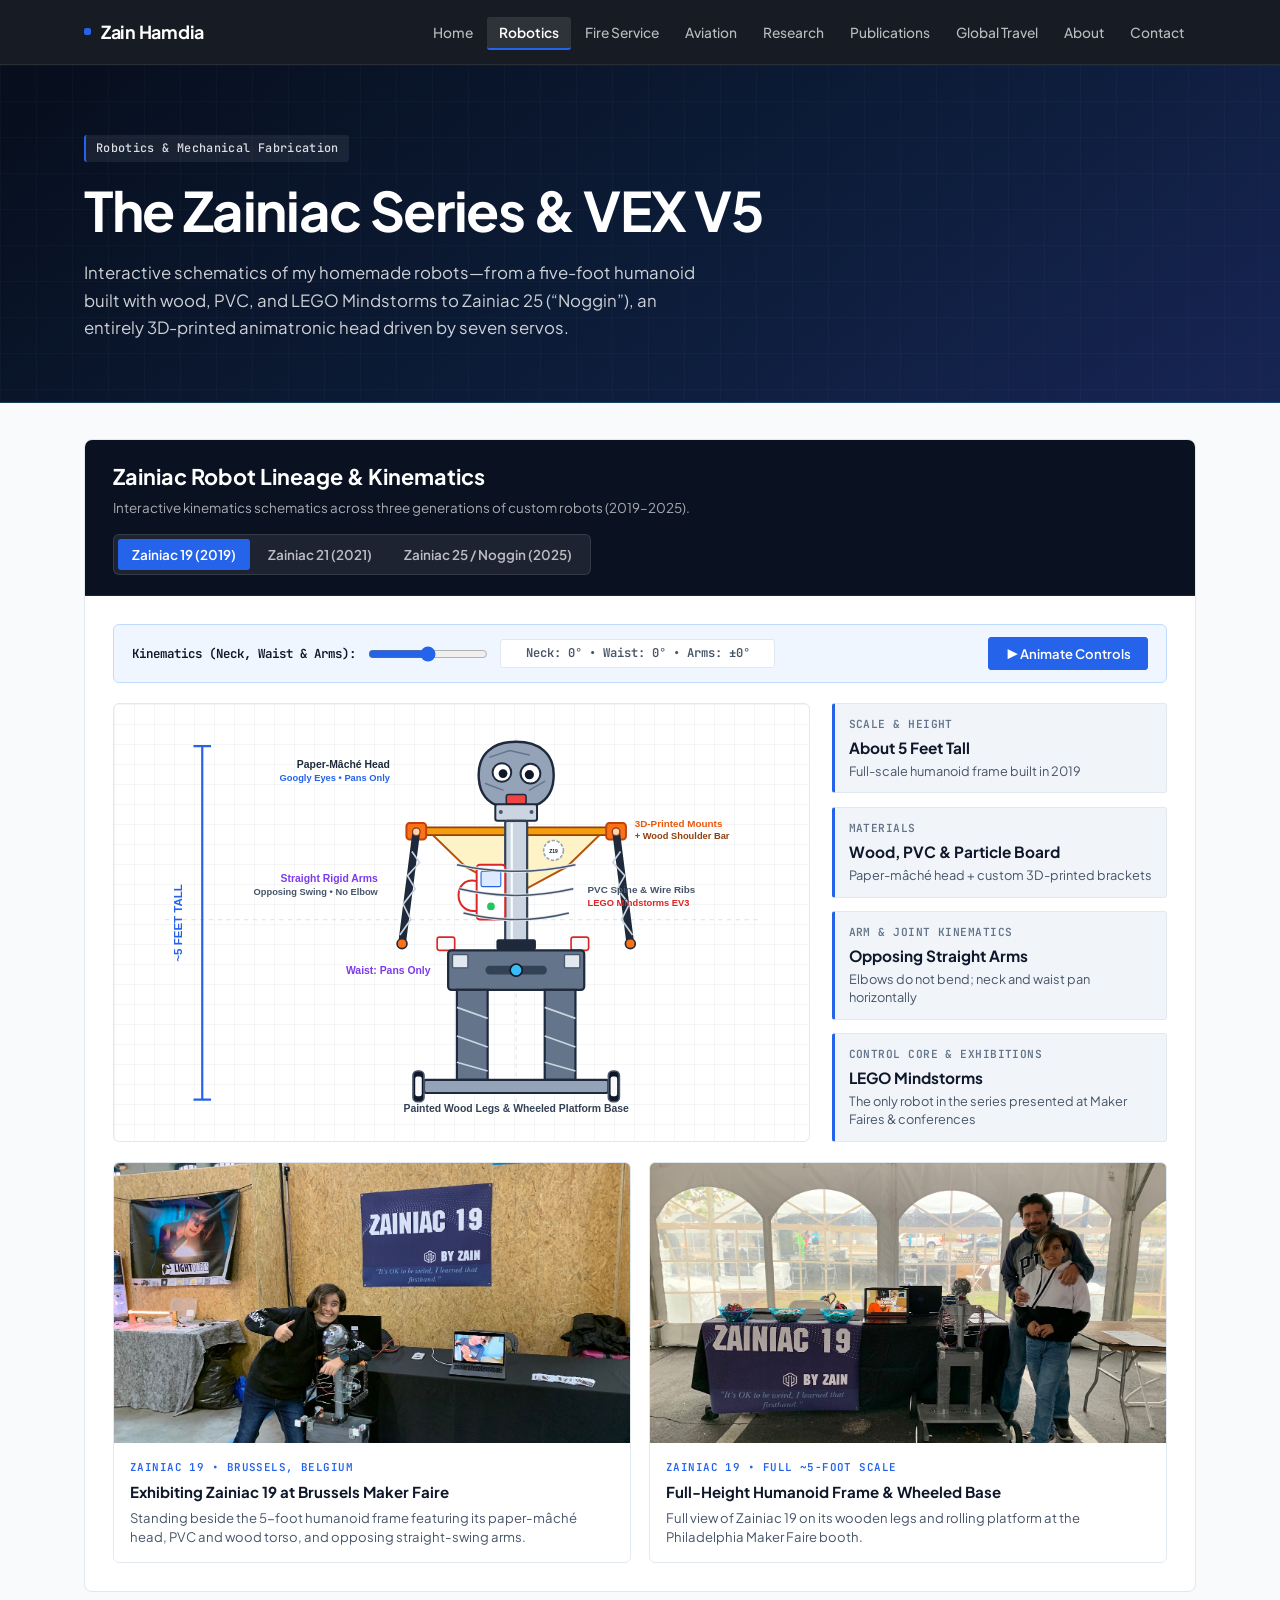
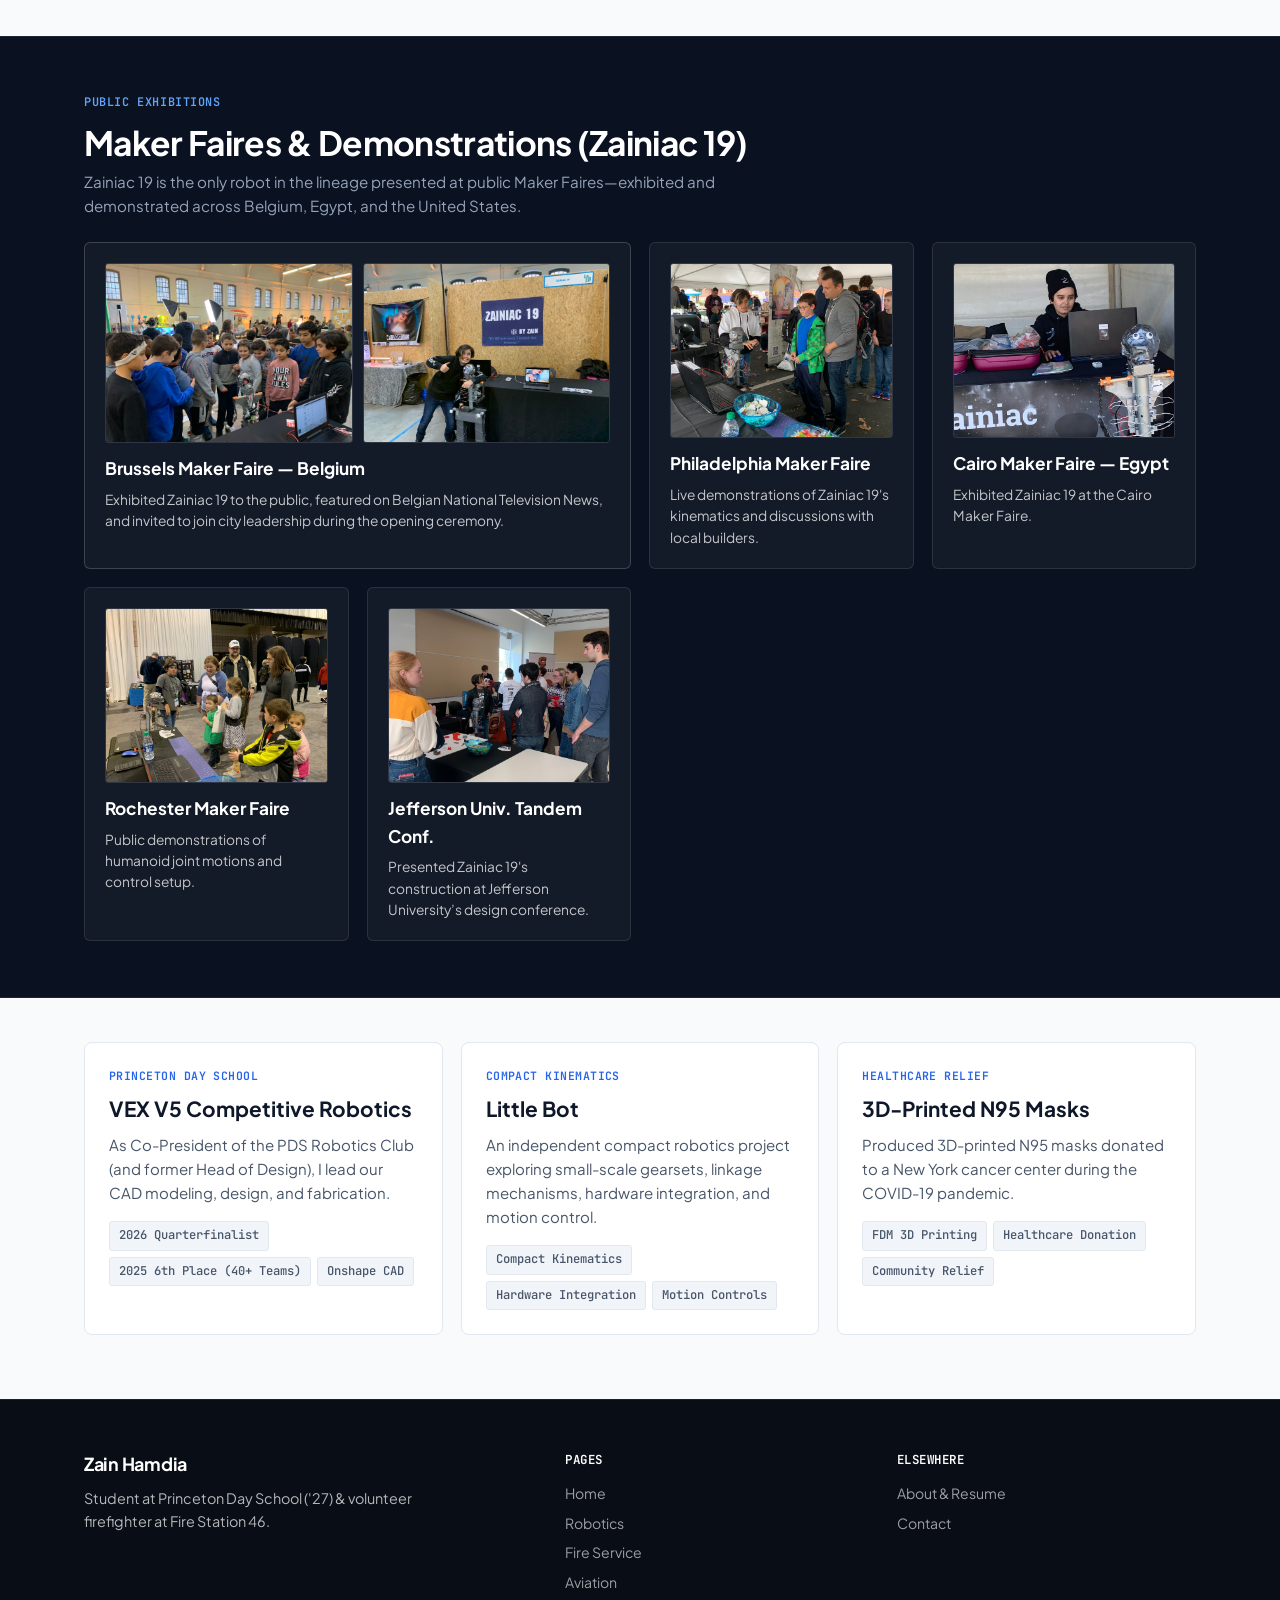
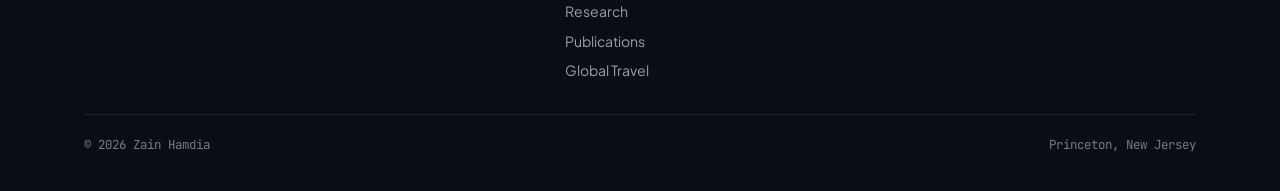
<file: robotics.html>
<!DOCTYPE html>
<html lang="en">
<head>
  <meta charset="UTF-8">
  <meta name="viewport" content="width=device-width, initial-scale=1.0">
  <title>Robotics & Fabrication — Zain Hamdia</title>
  <meta name="description" content="Interactive showcase of Zain Hamdia's robotics builds — Zainiac 19, 21, and 25 (Noggin), VEX V5 Robotics, Little Bot, and community relief initiatives.">
  <link rel="stylesheet" href="css/styles.css?v=cockpit-deck-1">
</head>
<body class="theme-robotics">

  <!-- Header -->
  <header class="site-header">
    <div class="container header-inner">
      <a href="index.html" class="brand-link">
        <span class="brand-dot"></span>
        <span class="brand-text-name">Zain Hamdia</span>
      </a>

      <nav aria-label="Main Navigation">
        <ul class="nav-menu" id="nav-menu">
          <li><a href="index.html" class="nav-link">Home</a></li>
          <li><a href="robotics.html" class="nav-link active">Robotics</a></li>
          <li><a href="firefighting.html" class="nav-link">Fire Service</a></li>
          <li><a href="aviation.html" class="nav-link">Aviation</a></li>
          <li><a href="research.html" class="nav-link">Research</a></li>
          <li><a href="publications.html" class="nav-link">Publications</a></li>
          <li><a href="travel.html" class="nav-link">Global Travel</a></li>
          <li><a href="about.html" class="nav-link">About</a></li>
          <li><a href="contact.html" class="nav-link">Contact</a></li>
        </ul>
      </nav>

      <button id="mobile-toggle" class="mobile-menu-toggle" aria-label="Toggle menu">Menu</button>
    </div>
  </header>

  <main>
    <!-- Cobalt & Violet Robotics Hero -->
    <section class="page-hero">
      <div class="container">
        <span class="page-kicker">Robotics & Mechanical Fabrication</span>
        <h1 class="page-title">The Zainiac Series & VEX V5</h1>
        <p class="page-subtitle">
          Interactive schematics of my homemade robots—from a five-foot humanoid built with wood, PVC, and LEGO Mindstorms to Zainiac 25 (“Noggin”), an entirely 3D-printed animatronic head driven by seven servos.
        </p>
      </div>
    </section>

    <!-- Section 1: Interactive Multi-Generation Robot Playground -->
    <div class="container">
      <section id="zainiac" class="interactive-showcase">
        <div class="showcase-top-bar">
          <div>
            <h2 class="showcase-title">Zainiac Robot Lineage &amp; Kinematics</h2>
            <div class="showcase-sub">Interactive kinematics schematics across three generations of custom robots (2019–2025).</div>
          </div>

          <div class="lineage-tab-bar" role="tablist">
            <button class="lineage-tab-btn active" data-gen="z19" type="button">Zainiac 19 (2019)</button>
            <button class="lineage-tab-btn" data-gen="z21" type="button">Zainiac 21 (2021)</button>
            <button class="lineage-tab-btn" data-gen="z25" type="button">Zainiac 25 / Noggin (2025)</button>
          </div>
        </div>

        <div class="showcase-body">

          <!-- ===============================================================
               PANEL 1: Zainiac 19 (~5 ft Humanoid, Interactive Kinematics)
               =============================================================== -->
          <div id="panel-z19" class="lineage-panel active">
            <div class="control-bar">
              <div class="control-group">
                <label for="z19-kinematics-slider" class="control-label">Kinematics (Neck, Waist &amp; Arms):</label>
                <input type="range" id="z19-kinematics-slider" class="control-slider" min="-40" max="40" step="0.5" value="0" aria-label="Zainiac 19 motion slider">
                <span id="z19-readout" class="servo-readout-pill">Neck: 0° • Waist: 0° • Arms: 0°</span>
              </div>
              <div class="control-actions">
                <button type="button" id="z19-demo-btn" class="control-btn animate-toggle-btn">▶ Animate Controls</button>
              </div>
            </div>

            <div class="diagram-stage">
              <div class="sketch-frame">
                <svg class="sketch-svg" viewBox="0 0 600 365" fill="none" xmlns="http://www.w3.org/2000/svg">
                  <line x1="30" y1="180" x2="570" y2="180" stroke="#e2e8f0" stroke-dasharray="4 4"/>
                  <line x1="350" y1="15" x2="350" y2="350" stroke="#e2e8f0" stroke-dasharray="4 4"/>

                  <!-- Height Marker: ~5 Feet Tall -->
                  <line x1="64" y1="22" x2="64" y2="344" stroke="#2563eb" stroke-width="2"/>
                  <path d="M 56 22 L 72 22 M 56 344 L 72 344" stroke="#2563eb" stroke-width="2"/>
                  <text x="46" y="183" font-family="'Inter', sans-serif" font-size="10.5" fill="#2563eb" text-anchor="middle" transform="rotate(-90 46 183)" font-weight="700">~5 FEET TALL</text>

                  <!-- Upper Torso Assembly (Pans Horizontally at the Waist) -->
                  <g id="z19-upper-torso">
                    <!-- Sculpted Silver/Grey Paper-Mâché Head with Googly Eyes (Pans Horizontally) -->
                    <g id="z19-head-group">
                      <!-- Paper-mâché sculpted head shell -->
                      <path d="M 316 52 C 314 28, 330 18, 350 18 C 370 18, 386 28, 384 52 C 383 66, 375 74, 366 76 L 334 76 C 325 74, 317 66, 316 52 Z" fill="#94a3b8" stroke="#1e293b" stroke-width="2.2"/>
                      <!-- Paper-mâché texture facets -->
                      <path d="M 326 32 L 344 26 L 362 30 M 322 56 L 338 62 M 376 54 L 362 62" stroke="#64748b" stroke-width="1.3" stroke-linecap="round"/>
                      <!-- White googly eyes -->
                      <circle cx="337" cy="46" r="8.5" fill="#ffffff" stroke="#1e293b" stroke-width="1.8"/>
                      <circle cx="363" cy="47" r="9" fill="#ffffff" stroke="#1e293b" stroke-width="1.8"/>
                      <g id="z19-pupils">
                        <circle cx="338" cy="47" r="4" fill="#0f172a"/>
                        <circle cx="362" cy="48" r="4.2" fill="#0f172a"/>
                      </g>
                      <!-- Red mouth opening & boxy silver collar -->
                      <rect x="341" y="66" width="18" height="9" rx="2" fill="#ef4444" stroke="#1e293b" stroke-width="1.4"/>
                      <rect x="331" y="75" width="38" height="15" rx="2" fill="#cbd5e1" stroke="#1e293b" stroke-width="1.8"/>
                      <circle cx="336" cy="82" r="1.8" fill="#475569"/>
                      <circle cx="364" cy="82" r="1.8" fill="#475569"/>
                    </g>

                    <!-- Winged Plywood Shoulder Plates (Behind PVC Spine) -->
                    <polygon points="274,103 341,103 341,152 304,132" fill="#fef3c7" stroke="#b45309" stroke-width="1.8"/>
                    <polygon points="359,103 426,103 396,132 359,152" fill="#fef3c7" stroke="#b45309" stroke-width="1.8"/>
                    <!-- "Zainiac 19" White Gear Badge on Right Chest -->
                    <circle cx="384" cy="117" r="9" fill="#ffffff" stroke="#94a3b8" stroke-width="1.5" stroke-dasharray="3 1.5"/>
                    <text x="384" y="119" font-family="'Inter', sans-serif" font-size="4.5" fill="#0f172a" text-anchor="middle" font-weight="700">Z19</text>

                    <!-- Wooden Dowel Shoulder Bar & Orange 3D-Printed Brackets -->
                    <rect x="260" y="96" width="180" height="7" rx="3" fill="#f59e0b" stroke="#92400e" stroke-width="1.6"/>
                    <rect x="250" y="92" width="18" height="15" rx="3" fill="#f97316" stroke="#c2410c" stroke-width="1.8"/>
                    <rect x="432" y="92" width="18" height="15" rx="3" fill="#f97316" stroke="#c2410c" stroke-width="1.8"/>

                    <!-- Central Silver PVC Pipe Spine -->
                    <rect x="340" y="90" width="20" height="114" rx="2" fill="#cbd5e1" stroke="#334155" stroke-width="2"/>
                    <line x1="346" y1="92" x2="346" y2="202" stroke="#f8fafc" stroke-width="2"/>

                    <!-- LEGO Mindstorms EV3 Brick & Motor Wiring -->
                    <rect x="314" y="130" width="26" height="50" rx="3" fill="#ffffff" stroke="#dc2626" stroke-width="1.8"/>
                    <rect x="318" y="136" width="18" height="14" rx="1.5" fill="#dbeafe" stroke="#2563eb" stroke-width="1"/>
                    <circle cx="327" cy="168" r="3.5" fill="#22c55e"/>
                    <path d="M 314 145 C 292 140, 292 175, 314 172" stroke="#dc2626" stroke-width="1.8" fill="none"/>

                    <!-- 3 Horizontal Wire Ribcage Hoops -->
                    <path d="M 296 130 Q 350 142 404 130" stroke="#e2e8f0" stroke-width="3" fill="none"/>
                    <path d="M 296 130 Q 350 142 404 130" stroke="#475569" stroke-width="1.4" fill="none"/>
                    <path d="M 298 152 Q 350 164 402 152" stroke="#e2e8f0" stroke-width="3" fill="none"/>
                    <path d="M 298 152 Q 350 164 402 152" stroke="#475569" stroke-width="1.4" fill="none"/>
                    <path d="M 302 174 Q 350 186 398 174" stroke="#e2e8f0" stroke-width="3" fill="none"/>
                    <path d="M 302 174 Q 350 186 398 174" stroke="#475569" stroke-width="1.4" fill="none"/>

                    <!-- Left Straight Arm (Hanging from Left Orange Bracket at 259,100 — No Elbow Bend) -->
                    <g id="z19-left-arm">
                      <line x1="259" y1="100" x2="246" y2="202" stroke="#1e293b" stroke-width="7" stroke-linecap="round"/>
                      <path d="M 255 118 L 262 128 L 251 140 L 258 152 L 247 166 L 254 180 L 244 194" stroke="#cbd5e1" stroke-width="1.5" fill="none"/>
                      <circle cx="259" cy="100" r="3.5" fill="#fed7aa" stroke="#9a3412" stroke-width="1.2"/>
                      <circle cx="246" cy="202" r="4.5" fill="#f97316" stroke="#1e293b" stroke-width="1.5"/>
                    </g>

                    <!-- Right Straight Arm (Hanging from Right Orange Bracket at 441,100 — Opposite Swing) -->
                    <g id="z19-right-arm">
                      <line x1="441" y1="100" x2="454" y2="202" stroke="#1e293b" stroke-width="7" stroke-linecap="round"/>
                      <path d="M 445 118 L 438 128 L 449 140 L 442 152 L 453 166 L 446 180 L 456 194" stroke="#cbd5e1" stroke-width="1.5" fill="none"/>
                      <circle cx="441" cy="100" r="3.5" fill="#fed7aa" stroke="#9a3412" stroke-width="1.2"/>
                      <circle cx="454" cy="202" r="4.5" fill="#f97316" stroke="#1e293b" stroke-width="1.5"/>
                    </g>
                  </g>

                  <!-- Static Labels for Z19 -->
                  <text x="235" y="42" font-family="'Inter', sans-serif" font-size="9.5" fill="#1e293b" text-anchor="end" font-weight="700">Paper-Mâché Head</text>
                  <text x="235" y="54" font-family="'Inter', sans-serif" font-size="8.5" fill="#2563eb" text-anchor="end" font-weight="600">Googly Eyes • Pans Only</text>
                  <text x="458" y="96" font-family="'Inter', sans-serif" font-size="9" fill="#ea580c" font-weight="700">3D-Printed Mounts</text>
                  <text x="458" y="107" font-family="'Inter', sans-serif" font-size="8.5" fill="#92400e" font-weight="600">+ Wood Shoulder Bar</text>
                  <text x="415" y="156" font-family="'Inter', sans-serif" font-size="9" fill="#475569" font-weight="700">PVC Spine &amp; Wire Ribs</text>
                  <text x="415" y="168" font-family="'Inter', sans-serif" font-size="8.5" fill="#dc2626" font-weight="600">LEGO Mindstorms EV3</text>
                  <text x="224" y="146" font-family="'Inter', sans-serif" font-size="9.5" fill="#7c3aed" text-anchor="end" font-weight="700">Straight Rigid Arms</text>
                  <text x="224" y="158" font-family="'Inter', sans-serif" font-size="8.5" fill="#475569" text-anchor="end" font-weight="600">Opposing Swing • No Elbow</text>

                  <!-- Waist Pan Mount & Grey Painted Wood Pelvis Box -->
                  <rect x="332" y="198" width="36" height="10" rx="2" fill="#1e293b"/>
                  <!-- LEGO Corner Sensors on Hip Box -->
                  <rect x="278" y="196" width="16" height="12" rx="2" fill="#f8fafc" stroke="#dc2626" stroke-width="1.5"/>
                  <rect x="400" y="196" width="16" height="12" rx="2" fill="#f8fafc" stroke="#dc2626" stroke-width="1.5"/>
                  <!-- Grey Wooden Hip Box -->
                  <rect x="288" y="208" width="124" height="36" rx="3" fill="#64748b" stroke="#1e293b" stroke-width="2"/>
                  <!-- Waist Pan Track Slot -->
                  <rect x="322" y="222" width="56" height="8" rx="4" fill="#334155"/>
                  <!-- Silver Corner L-Brackets -->
                  <rect x="292" y="212" width="14" height="12" rx="1" fill="#e2e8f0" stroke="#475569" stroke-width="1.2"/>
                  <rect x="394" y="212" width="14" height="12" rx="1" fill="#e2e8f0" stroke="#475569" stroke-width="1.2"/>
                  <g id="z19-waist-ind">
                    <circle cx="350" cy="226" r="5.5" fill="#38bdf8" stroke="#0f172a" stroke-width="1.5"/>
                  </g>
                  <text x="272" y="230" font-family="'Inter', sans-serif" font-size="9.5" fill="#7c3aed" text-anchor="end" font-weight="700">Waist: Pans Only</text>

                  <!-- Grey Wooden Legs with Wire Wraps & 4-Wheeled Platform Base -->
                  <rect x="296" y="244" width="28" height="82" fill="#64748b" stroke="#1e293b" stroke-width="2"/>
                  <path d="M 296 260 L 324 270 M 296 286 L 324 296 M 296 310 L 324 318" stroke="#cbd5e1" stroke-width="1.5"/>
                  <rect x="376" y="244" width="28" height="82" fill="#64748b" stroke="#1e293b" stroke-width="2"/>
                  <path d="M 376 260 L 404 270 M 376 286 L 404 296 M 376 310 L 404 318" stroke="#cbd5e1" stroke-width="1.5"/>

                  <!-- Rolling Wooden Platform & Wheels -->
                  <rect x="266" y="326" width="168" height="12" rx="2" fill="#94a3b8" stroke="#1e293b" stroke-width="2"/>
                  <rect x="256" y="318" width="10" height="28" rx="4" fill="#0f172a" stroke="#475569" stroke-width="1.5"/>
                  <rect x="258" y="323" width="6" height="18" rx="2" fill="#f8fafc"/>
                  <rect x="434" y="318" width="10" height="28" rx="4" fill="#0f172a" stroke="#475569" stroke-width="1.5"/>
                  <rect x="436" y="323" width="6" height="18" rx="2" fill="#f8fafc"/>
                  <text x="350" y="355" font-family="'Inter', sans-serif" font-size="9.5" fill="#334155" text-anchor="middle" font-weight="700">Painted Wood Legs &amp; Wheeled Platform Base</text>
                </svg>
              </div>

              <div class="spec-stack">
                <div class="spec-card">
                  <div class="spec-card-label">Scale &amp; Height</div>
                  <div class="spec-card-val">About 5 Feet Tall</div>
                  <div class="spec-card-desc">Full-scale humanoid frame built in 2019</div>
                </div>
                <div class="spec-card">
                  <div class="spec-card-label">Materials</div>
                  <div class="spec-card-val">Wood, PVC &amp; Particle Board</div>
                  <div class="spec-card-desc">Paper-mâché head + custom 3D-printed brackets</div>
                </div>
                <div class="spec-card">
                  <div class="spec-card-label">Arm &amp; Joint Kinematics</div>
                  <div class="spec-card-val">Opposing Straight Arms</div>
                  <div class="spec-card-desc">Elbows do not bend; neck and waist pan horizontally</div>
                </div>
                <div class="spec-card">
                  <div class="spec-card-label">Control Core &amp; Exhibitions</div>
                  <div class="spec-card-val">LEGO Mindstorms</div>
                  <div class="spec-card-desc">The only robot in the series presented at Maker Faires &amp; conferences</div>
                </div>
              </div>
            </div>

            <!-- Zainiac 19 Real Build Photos -->
            <div class="photo-grid-2">
              <div class="photo-card">
                <img src="img/maker-brussels-booth.jpg" alt="Zain Hamdia with Zainiac 19 at Brussels Maker Faire" class="photo-card-img tall">
                <div class="photo-card-body">
                  <div class="photo-card-tag">Zainiac 19 • Brussels, Belgium</div>
                  <div class="photo-card-title">Exhibiting Zainiac 19 at Brussels Maker Faire</div>
                  <p class="photo-card-desc">Standing beside the 5-foot humanoid frame featuring its paper-mâché head, PVC and wood torso, and opposing straight-swing arms.</p>
                </div>
              </div>
              <div class="photo-card">
                <img src="img/maker-philly-booth.jpg" alt="Full-scale view of Zainiac 19 at Philadelphia Maker Faire" class="photo-card-img tall">
                <div class="photo-card-body">
                  <div class="photo-card-tag">Zainiac 19 • Full ~5-Foot Scale</div>
                  <div class="photo-card-title">Full-Height Humanoid Frame &amp; Wheeled Base</div>
                  <p class="photo-card-desc">Full view of Zainiac 19 on its wooden legs and rolling platform at the Philadelphia Maker Faire booth.</p>
                </div>
              </div>
            </div>
          </div>

          <!-- ===============================================================
               PANEL 2: Zainiac 21 (~4.5 ft Fully 3D-Printed in White, LEGO Mindstorms)
               =============================================================== -->
          <div id="panel-z21" class="lineage-panel">
            <div class="control-bar">
              <div class="control-group">
                <label for="z21-jaw-slider" class="control-label">Jaw:</label>
                <input type="range" id="z21-jaw-slider" class="control-slider" min="0" max="14" step="0.5" value="0" aria-label="Zainiac 21 jaw slider">
                <label for="z21-neck-slider" class="control-label">Neck Rotate:</label>
                <input type="range" id="z21-neck-slider" class="control-slider" min="-35" max="35" step="0.5" value="0" aria-label="Zainiac 21 neck rotation slider">
                <label for="z21-left-arm-slider" class="control-label">Left Arm:</label>
                <input type="range" id="z21-left-arm-slider" class="control-slider" min="-40" max="40" step="0.5" value="0" aria-label="Zainiac 21 left arm slider">
                <label for="z21-right-arm-slider" class="control-label">Right Arm:</label>
                <input type="range" id="z21-right-arm-slider" class="control-slider" min="-40" max="40" step="0.5" value="0" aria-label="Zainiac 21 right arm slider">
                <span id="z21-readout" class="servo-readout-pill">Jaw: 0° • Neck: 0° • L Arm: 0° • R Arm: 0°</span>
              </div>
              <div class="control-actions">
                <button type="button" id="z21-demo-btn" class="control-btn animate-toggle-btn">▶ Animate Controls</button>
              </div>
            </div>

            <div class="diagram-stage">
              <div class="sketch-frame">
                <svg class="sketch-svg" viewBox="0 0 600 370" fill="none" xmlns="http://www.w3.org/2000/svg">
                  <line x1="30" y1="180" x2="570" y2="180" stroke="#e2e8f0" stroke-dasharray="4 4"/>
                  <line x1="340" y1="12" x2="340" y2="355" stroke="#e2e8f0" stroke-dasharray="4 4"/>

                  <!-- Height Marker: ~4.5 Feet Tall -->
                  <line x1="56" y1="18" x2="56" y2="346" stroke="#0d9488" stroke-width="2"/>
                  <path d="M 48 18 L 64 18 M 48 346 L 64 346" stroke="#0d9488" stroke-width="2"/>
                  <text x="38" y="182" font-family="'Inter', sans-serif" font-size="10.5" fill="#0d9488" text-anchor="middle" transform="rotate(-90 38 182)" font-weight="700">~4.5 FEET TALL</text>

                  <!-- Red LEGO Technic Neck Bushing & Rotation Arc -->
                  <rect x="334" y="82" width="12" height="6" rx="1.5" fill="#dc2626" stroke="#991b1b" stroke-width="1.5"/>
                  <path d="M 318 85 A 24 6 0 0 0 362 85" stroke="#0d9488" stroke-width="1.5" stroke-dasharray="3 2" fill="none"/>
                  <text x="390" y="74" font-family="'Inter', sans-serif" font-size="9" fill="#0d9488" font-weight="700">Neck: Rotates (Pan)</text>

                  <!-- White 3D-Printed Rectangular Head, Cylindrical Peg Eyes & Articulated Jaw -->
                  <g id="z21-head-group">
                    <!-- Rectangular White 3D-Printed Upper Cranium Block -->
                    <rect x="306" y="16" width="68" height="38" rx="2" fill="#ffffff" stroke="#0f172a" stroke-width="2.2"/>
                    <line x1="306" y1="48" x2="374" y2="48" stroke="#cbd5e1" stroke-width="1.5"/>

                    <!-- Protruding Cylindrical White 3D-Printed Peg Eyes -->
                    <line x1="324" y1="34" x2="321" y2="38" stroke="#0f172a" stroke-width="8" stroke-linecap="round"/>
                    <line x1="324" y1="34" x2="321" y2="38" stroke="#ffffff" stroke-width="5.2" stroke-linecap="round"/>
                    <circle cx="321" cy="38" r="4" fill="#ffffff" stroke="#0f172a" stroke-width="1.5"/>

                    <line x1="356" y1="34" x2="353" y2="38" stroke="#0f172a" stroke-width="8" stroke-linecap="round"/>
                    <line x1="356" y1="34" x2="353" y2="38" stroke="#ffffff" stroke-width="5.2" stroke-linecap="round"/>
                    <circle cx="353" cy="38" r="4" fill="#ffffff" stroke="#0f172a" stroke-width="1.5"/>

                    <!-- Narrower Square White 3D-Printed Lower Face / Jaw Housing -->
                    <rect x="322" y="54" width="36" height="28" rx="2" fill="#ffffff" stroke="#0f172a" stroke-width="2.2"/>
                    <!-- Recessed Jaw Cavity with LEGO Technic Bracket & Pin -->
                    <rect x="329" y="59" width="22" height="15" rx="1.5" fill="#e2e8f0" stroke="#475569" stroke-width="1.3"/>
                    <rect x="333" y="61" width="14" height="9" rx="1" fill="#94a3b8" stroke="#1e293b" stroke-width="1.3"/>
                    <circle cx="340" cy="68" r="2" fill="#d97706"/>

                    <!-- Articulated Horizontal White 3D-Printed Lower Jaw Shelf -->
                    <g id="z21-jaw-group">
                      <polygon points="325,71 355,71 359,78 321,78" fill="#ffffff" stroke="#0f172a" stroke-width="1.9"/>
                      <line x1="326" y1="75" x2="354" y2="75" stroke="#cbd5e1" stroke-width="1.1"/>
                    </g>
                  </g>
                  <text x="290" y="34" font-family="'Inter', sans-serif" font-size="9.5" fill="#0f172a" text-anchor="end" font-weight="700">3D-Printed Block Head</text>
                  <text x="290" y="46" font-family="'Inter', sans-serif" font-size="8.5" fill="#0d9488" text-anchor="end" font-weight="600">Peg Eyes + Moving Jaw</text>

                  <!-- LEGO Mindstorms EV3 Brick Mounted Behind Central Spine + Cables -->
                  <rect x="327" y="132" width="26" height="48" rx="2.5" fill="#e2e8f0" stroke="#dc2626" stroke-width="1.6"/>
                  <path d="M 364 100 C 374 118, 396 118, 404 100" stroke="#0f172a" stroke-width="2" fill="none"/>
                  <path d="M 314 100 C 318 112, 326 112, 331 108" stroke="#0f172a" stroke-width="1.8" fill="none"/>
                  <line x1="350" y1="180" x2="348" y2="218" stroke="#0f172a" stroke-width="2.2"/>

                  <!-- Central Vertical White 3D-Printed Cylindrical Spine (Slender) -->
                  <rect x="331" y="88" width="18" height="130" rx="2" fill="#ffffff" stroke="#0f172a" stroke-width="2.2"/>
                  <line x1="336" y1="90" x2="336" y2="216" stroke="#f1f5f9" stroke-width="1.8"/>

                  <!-- Horizontal White 3D-Printed Rectangular Shoulder Bar -->
                  <rect x="266" y="88" width="148" height="12" rx="2" fill="#ffffff" stroke="#0f172a" stroke-width="2.2"/>
                  <!-- Shoulder Motor Box & Duct/Electrical Tape Bands (Matches Photo) -->
                  <rect x="358" y="81" width="20" height="8" rx="1.5" fill="#94a3b8" stroke="#1e293b" stroke-width="1.4"/>
                  <rect x="272" y="88" width="12" height="12" fill="#334155"/>
                  <rect x="352" y="88" width="6" height="12" fill="#334155"/>
                  <rect x="363" y="88" width="8" height="12" fill="#334155"/>
                  <rect x="392" y="88" width="14" height="12" fill="#475569"/>

                  <!-- 3 Horizontal Rectangular White 3D-Printed Rib Bars -->
                  <rect x="299" y="114" width="82" height="11" rx="2" fill="#ffffff" stroke="#0f172a" stroke-width="2"/>
                  <rect x="299" y="144" width="82" height="11" rx="2" fill="#ffffff" stroke="#0f172a" stroke-width="2"/>
                  <rect x="299" y="174" width="82" height="11" rx="2" fill="#ffffff" stroke="#0f172a" stroke-width="2"/>

                  <!-- Black Tape Wrap & Zip-Ties Around Middle/Lower Spine (Matches Photo) -->
                  <rect x="330" y="158" width="20" height="15" rx="1.5" fill="#18181b"/>
                  <rect x="325" y="173" width="3.5" height="13" rx="1" fill="#18181b"/>
                  <rect x="351.5" y="173" width="3.5" height="13" rx="1" fill="#18181b"/>

                  <!-- Independent Left Slender White 3D-Printed Arm (Pivots at 261, 94) -->
                  <g id="z21-left-link">
                    <rect x="262" y="91" width="4" height="6" fill="#d97706" stroke="#0f172a" stroke-width="1.1"/>
                    <polygon points="255,86 263,86 266,150 258,150" fill="#ffffff" stroke="#0f172a" stroke-width="2"/>
                    <polygon points="258,150 266,150 259,212 251,212" fill="#ffffff" stroke="#0f172a" stroke-width="2"/>
                  </g>
                  <text x="238" y="132" font-family="'Inter', sans-serif" font-size="9.5" fill="#0f766e" text-anchor="end" font-weight="700">Independent Left Arm</text>
                  <text x="238" y="144" font-family="'Inter', sans-serif" font-size="8.5" fill="#475569" text-anchor="end" font-weight="600">3D-Printed White Bar</text>

                  <!-- Independent Right Slender White 3D-Printed Arm (Pivots at 419, 94) -->
                  <g id="z21-right-link">
                    <rect x="414" y="91" width="4" height="6" fill="#d97706" stroke="#0f172a" stroke-width="1.1"/>
                    <polygon points="417,86 425,86 422,150 414,150" fill="#ffffff" stroke="#0f172a" stroke-width="2"/>
                    <polygon points="414,150 422,150 412,212 404,212" fill="#ffffff" stroke="#0f172a" stroke-width="2"/>
                  </g>
                  <text x="440" y="132" font-family="'Inter', sans-serif" font-size="9.5" fill="#0284c7" font-weight="700">Independent Right Arm</text>
                  <text x="440" y="144" font-family="'Inter', sans-serif" font-size="8.5" fill="#475569" font-weight="600">Separate Motor Channel</text>

                  <text x="440" y="176" font-family="'Inter', sans-serif" font-size="9" fill="#0f172a" font-weight="700">3D-Printed Spine &amp; 3 Ribs</text>
                  <text x="440" y="188" font-family="'Inter', sans-serif" font-size="8.5" fill="#dc2626" font-weight="600">+ Rear LEGO Mindstorms Brick</text>

                  <!-- Flat Rectangular White 3D-Printed Pelvis / Hip Plate -->
                  <rect x="296" y="218" width="88" height="13" rx="2" fill="#ffffff" stroke="#0f172a" stroke-width="2.2"/>
                  <circle cx="314" cy="224.5" r="1.8" fill="#64748b"/>
                  <circle cx="366" cy="224.5" r="1.8" fill="#64748b"/>

                  <!-- Wooden Base Board Under Feet -->
                  <polygon points="258,324 422,324 436,350 244,350" fill="#fde68a" stroke="#b45309" stroke-width="2.2"/>
                  <line x1="264" y1="336" x2="416" y2="336" stroke="#f59e0b" stroke-width="1.2"/>

                  <!-- Left White 3D-Printed Cylindrical Leg with Bulbous Knee & 3-Toed Foot -->
                  <rect x="308" y="231" width="18" height="41" fill="#ffffff" stroke="#0f172a" stroke-width="2"/>
                  <ellipse cx="317" cy="276" rx="11.5" ry="8.5" fill="#ffffff" stroke="#0f172a" stroke-width="2"/>
                  <rect x="308" y="283" width="18" height="43" fill="#ffffff" stroke="#0f172a" stroke-width="2"/>
                  <!-- Left 3-Toed Foot -->
                  <rect x="303" y="324" width="28" height="7" rx="2" fill="#ffffff" stroke="#0f172a" stroke-width="1.8"/>
                  <rect x="302" y="330" width="6.5" height="8" rx="1.2" fill="#ffffff" stroke="#0f172a" stroke-width="1.5"/>
                  <rect x="313.8" y="331" width="6.5" height="8" rx="1.2" fill="#ffffff" stroke="#0f172a" stroke-width="1.5"/>
                  <rect x="325.5" y="330" width="6.5" height="8" rx="1.2" fill="#ffffff" stroke="#0f172a" stroke-width="1.5"/>

                  <!-- Right White 3D-Printed Cylindrical Leg with Bulbous Knee & 3-Toed Foot -->
                  <rect x="354" y="231" width="18" height="41" fill="#ffffff" stroke="#0f172a" stroke-width="2"/>
                  <ellipse cx="363" cy="276" rx="11.5" ry="8.5" fill="#ffffff" stroke="#0f172a" stroke-width="2"/>
                  <rect x="354" y="283" width="18" height="43" fill="#ffffff" stroke="#0f172a" stroke-width="2"/>
                  <!-- Right 3-Toed Foot -->
                  <rect x="349" y="324" width="28" height="7" rx="2" fill="#ffffff" stroke="#0f172a" stroke-width="1.8"/>
                  <rect x="348" y="330" width="6.5" height="8" rx="1.2" fill="#ffffff" stroke="#0f172a" stroke-width="1.5"/>
                  <rect x="359.8" y="331" width="6.5" height="8" rx="1.2" fill="#ffffff" stroke="#0f172a" stroke-width="1.5"/>
                  <rect x="371.5" y="330" width="6.5" height="8" rx="1.2" fill="#ffffff" stroke="#0f172a" stroke-width="1.5"/>

                  <text x="340" y="363" font-family="'Inter', sans-serif" font-size="9.5" fill="#92400e" text-anchor="middle" font-weight="700">3D-Printed Cylindrical Legs, Bulbous Knees &amp; 3-Toed Feet on Wood Base</text>
                </svg>
              </div>

              <div class="spec-stack">
                <div class="spec-card">
                  <div class="spec-card-label">Scale &amp; Construction</div>
                  <div class="spec-card-val">~4.5 Ft • Fully 3D Printed</div>
                  <div class="spec-card-desc">Entirely 3D printed in white (~4.5 feet tall)</div>
                </div>
                <div class="spec-card">
                  <div class="spec-card-label">Head &amp; Neck Motion</div>
                  <div class="spec-card-val">Moving Jaw &amp; Rotating Neck</div>
                  <div class="spec-card-desc">Motorized jaw articulation + horizontal neck rotation</div>
                </div>
                <div class="spec-card">
                  <div class="spec-card-label">Arm Kinematics</div>
                  <div class="spec-card-val">Independent Arm Swing</div>
                  <div class="spec-card-desc">Left and right arms swing independently of each other</div>
                </div>
                <div class="spec-card">
                  <div class="spec-card-label">Control Core</div>
                  <div class="spec-card-val">LEGO Mindstorms</div>
                  <div class="spec-card-desc">Drives the jaw, rotating neck, and both independent arms</div>
                </div>
              </div>
            </div>

            <!-- Zainiac 21 Real Build Photo -->
            <div class="photo-grid-2" style="grid-template-columns: minmax(280px, 460px); justify-content: center;">
              <div class="photo-card">
                <img src="img/zainiac-21.jpg" alt="Zainiac 21 (~4.5 ft tall) fully 3D printed in white with LEGO Mindstorms" class="photo-card-img tall" style="height: 460px; object-fit: contain; background: #0f172a;">
                <div class="photo-card-body">
                  <div class="photo-card-tag">Zainiac 21 • ~4.5-Foot White 3D-Printed Build</div>
                  <div class="photo-card-title">Zainiac 21 Full-Scale 3D-Printed Humanoid</div>
                  <p class="photo-card-desc">Fully 3D printed in white—featuring a rectangular head with peg eyes and a motorized LEGO Mindstorms jaw, rotating neck, cylindrical spine with 3 horizontal ribs, independently swinging arms, cylindrical legs with bulbous knees, and 3-toed feet mounted to a wooden base.</p>
                </div>
              </div>
            </div>
          </div>

          <!-- ===============================================================
               PANEL 3: Zainiac 25 / Noggin (3D-Printed Animatronic Head, 7 Servos)
               =============================================================== -->
          <div id="panel-z25" class="lineage-panel">
            <div class="control-bar">
              <div class="control-group">
                <label for="z25-eye-slider" class="control-label">Eyes L/R:</label>
                <input type="range" id="z25-eye-slider" class="control-slider" min="-12" max="12" step="0.1" value="0" aria-label="Eye horizontal pan slider">
                <label for="z25-eye-tilt-slider" class="control-label">Eyes U/D:</label>
                <input type="range" id="z25-eye-tilt-slider" class="control-slider" min="-9" max="9" step="0.1" value="0" aria-label="Eye vertical tilt slider">
                <label for="z25-jaw-slider" class="control-label">Jaw:</label>
                <input type="range" id="z25-jaw-slider" class="control-slider" min="0" max="20" step="0.1" value="0" aria-label="Jaw opening slider">
                <label for="z25-neck-slider" class="control-label">Head Roll (L/R):</label>
                <input type="range" id="z25-neck-slider" class="control-slider" min="-10" max="10" step="0.1" value="0" aria-label="Neck roll tilt slider">
                <label for="z25-neck-pitch-slider" class="control-label">Head Pitch (U/D):</label>
                <input type="range" id="z25-neck-pitch-slider" class="control-slider" min="-10" max="10" step="0.1" value="0" aria-label="Neck pitch up and down slider">
                <span id="z25-readout" class="servo-readout-pill">Eyes: 0°, 0° • Jaw: 0° • Head: 0°, 0°</span>
              </div>
              <div class="control-actions">
                <button type="button" id="z25-demo-btn" class="control-btn animate-toggle-btn">▶ Animate Controls</button>
              </div>
            </div>

            <div class="diagram-stage">
              <div class="sketch-frame">
                <svg class="sketch-svg" viewBox="0 0 600 375" fill="none" xmlns="http://www.w3.org/2000/svg">
                  <line x1="350" y1="12" x2="350" y2="360" stroke="#e2e8f0" stroke-dasharray="4 4"/>

                  <!-- Black 3D-Printed Base Plate with Protruding Front Feet (Matches z25-front.jpg) -->
                  <path d="M 195 314 L 505 314 L 525 352 L 490 352 L 482 340 L 218 340 L 210 352 L 175 352 Z" fill="#18181b" stroke="#09090b" stroke-width="2.2"/>

                  <!-- Blue Arduino Microcontroller on Left of Base + Blue USB Cable -->
                  <rect x="202" y="294" width="66" height="32" rx="3" fill="#0284c7" stroke="#0369a1" stroke-width="1.8"/>
                  <rect x="210" y="314" width="14" height="16" rx="2" fill="#38bdf8" stroke="#0284c7" stroke-width="1.4"/>
                  <circle cx="246" cy="304" r="3.5" fill="#60a5fa"/>
                  <circle id="z25-arduino-led" cx="256" cy="306" r="2.8" fill="#4ade80"/>
                  <path d="M 217 330 C 218 348, 232 362, 260 368" stroke="#2563eb" stroke-width="5" stroke-linecap="round" fill="none"/>
                  <!-- Servo Jumper Wire Harness -->
                  <path d="M 236 294 C 225 255, 285 210, 315 170" stroke="#ea580c" stroke-width="2" fill="none"/>
                  <path d="M 242 294 C 238 260, 295 220, 338 165" stroke="#dc2626" stroke-width="1.8" fill="none"/>
                  <text x="168" y="308" font-family="'Inter', sans-serif" font-size="9" fill="#0284c7" text-anchor="end" font-weight="700">Arduino Controller</text>
                  <text x="168" y="320" font-family="'Inter', sans-serif" font-size="8" fill="#475569" text-anchor="end" font-weight="600">+ 7-Servo PWM Bus</text>

                  <!-- Dual Neck Base Servos in 3D-Printed Grey Mount + Central Pivot Post -->
                  <rect x="286" y="298" width="128" height="32" rx="3" fill="#94a3b8" stroke="#1e293b" stroke-width="1.8"/>
                  <!-- Neck Servo 1 (Left) -->
                  <rect x="292" y="286" width="44" height="28" rx="2" fill="#1e293b" stroke="#09090b" stroke-width="1.6"/>
                  <g id="z25-neck-horn-left">
                    <rect x="278" y="297" width="16" height="6" rx="2" fill="#cbd5e1" stroke="#1e293b" stroke-width="1.2"/>
                    <circle cx="294" cy="300" r="2.5" fill="#ef4444"/>
                  </g>
                  <!-- Neck Servo 2 (Right) -->
                  <rect x="364" y="286" width="44" height="28" rx="2" fill="#1e293b" stroke="#09090b" stroke-width="1.6"/>
                  <g id="z25-neck-horn-right">
                    <rect x="406" y="297" width="16" height="6" rx="2" fill="#cbd5e1" stroke="#1e293b" stroke-width="1.2"/>
                    <circle cx="406" cy="300" r="2.5" fill="#ef4444"/>
                  </g>
                  <!-- Central Cylindrical Neck Post (Pivot at 350, 254) -->
                  <rect x="338" y="242" width="24" height="62" rx="4" fill="#94a3b8" stroke="#1e293b" stroke-width="1.8"/>
                  <circle cx="350" cy="254" r="4.5" fill="#1e293b"/>

                  <!-- Left & Right Metal Neck Pushrod Linkages with Black Ball Ends (Animated with Neck Roll & Pitch) -->
                  <line id="z25-pushrod-left" x1="283" y1="298" x2="298" y2="222" stroke="#475569" stroke-width="3.2" stroke-linecap="round"/>
                  <circle id="z25-ball-left-bot" cx="283" cy="298" r="3.5" fill="#09090b"/>
                  <circle id="z25-ball-left-top" cx="298" cy="222" r="3.5" fill="#09090b"/>

                  <line id="z25-pushrod-right" x1="417" y1="298" x2="402" y2="222" stroke="#475569" stroke-width="3.2" stroke-linecap="round"/>
                  <circle id="z25-ball-right-bot" cx="417" cy="298" r="3.5" fill="#09090b"/>
                  <circle id="z25-ball-right-top" cx="402" cy="222" r="3.5" fill="#09090b"/>

                  <text x="518" y="298" font-family="'Inter', sans-serif" font-size="9.5" fill="#0f766e" font-weight="700">2 Base Neck Servos</text>
                  <text x="518" y="310" font-family="'Inter', sans-serif" font-size="8.5" fill="#475569" font-weight="600">Pitch (U/D) &amp; Roll (L/R) Tilt</text>

                  <!-- Tilting 3D-Printed Grey Trapezoidal Head Cage Group (Pivots at 350, 254 in Roll & Pitch) -->
                  <g id="z25-head-cage">
                    <!-- Upper Pitch-Shifting Frame & Eye Shelf Group -->
                    <g id="z25-upper-pitch-group">
                      <!-- Rear Top Perimeter Frame & 4 Eye Servos + 3D-Printed Linkage Arms (from z25-top.jpg) -->
                      <rect x="224" y="38" width="252" height="12" rx="2" fill="#64748b" stroke="#1e293b" stroke-width="1.8"/>
                      <!-- Left Eye Dual Servos & Moving Linkage Arms (Pan L/R + Tilt U/D) -->
                      <rect x="242" y="50" width="38" height="18" rx="2" fill="#1e293b"/>
                      <circle cx="253" cy="59" r="2.5" fill="#38bdf8"/>
                      <circle cx="269" cy="59" r="2.5" fill="#38bdf8"/>
                      <line id="z25-left-eye-link" x1="258" y1="56" x2="274" y2="74" stroke="#2563eb" stroke-width="3.5" stroke-linecap="round"/>
                      <line id="z25-left-eye-link2" x1="270" y1="56" x2="278" y2="74" stroke="#60a5fa" stroke-width="2.5" stroke-linecap="round"/>

                      <!-- Right Eye Dual Servos & Moving Linkage Arms (Pan L/R + Tilt U/D) -->
                      <rect x="420" y="50" width="38" height="18" rx="2" fill="#1e293b"/>
                      <circle cx="431" cy="59" r="2.5" fill="#38bdf8"/>
                      <circle cx="447" cy="59" r="2.5" fill="#38bdf8"/>
                      <line id="z25-right-eye-link" x1="442" y1="56" x2="426" y2="74" stroke="#2563eb" stroke-width="3.5" stroke-linecap="round"/>
                      <line id="z25-right-eye-link2" x1="430" y1="56" x2="422" y2="74" stroke="#60a5fa" stroke-width="2.5" stroke-linecap="round"/>
                    </g>

                    <!-- Tapered V-Shaped Outer Struts (Matches z25-front.jpg & z25-back-dark.jpg) -->
                    <polygon points="226,126 242,126 306,222 292,222" fill="#94a3b8" stroke="#1e293b" stroke-width="2"/>
                    <polygon points="474,126 458,126 394,222 408,222" fill="#94a3b8" stroke="#1e293b" stroke-width="2"/>

                    <!-- Inner Vertical Struts -->
                    <rect x="304" y="126" width="14" height="100" rx="2" fill="#94a3b8" stroke="#1e293b" stroke-width="2"/>
                    <rect x="382" y="126" width="14" height="100" rx="2" fill="#94a3b8" stroke="#1e293b" stroke-width="2"/>

                    <!-- Lower Horizontal Pivot Bridge -->
                    <rect x="290" y="214" width="120" height="14" rx="3" fill="#94a3b8" stroke="#1e293b" stroke-width="2"/>
                    <rect x="336" y="224" width="28" height="18" rx="3" fill="#64748b" stroke="#1e293b" stroke-width="1.8"/>

                    <!-- Main Horizontal Eye Shelf & Center U-Notch -->
                    <rect x="210" y="110" width="280" height="16" rx="3" fill="#94a3b8" stroke="#1e293b" stroke-width="2"/>
                    <!-- Center U-Notch Twin Posts Between Eyes -->
                    <rect x="322" y="64" width="12" height="48" rx="2" fill="#94a3b8" stroke="#1e293b" stroke-width="2"/>
                    <rect x="366" y="64" width="12" height="48" rx="2" fill="#94a3b8" stroke="#1e293b" stroke-width="2"/>
                    <!-- Outer Side Eye Brackets with Silver Screws -->
                    <rect x="210" y="64" width="14" height="48" rx="2" fill="#94a3b8" stroke="#1e293b" stroke-width="2"/>
                    <circle cx="217" cy="76" r="4" fill="#e2e8f0" stroke="#1e293b" stroke-width="1.2"/>
                    <rect x="476" y="64" width="14" height="48" rx="2" fill="#94a3b8" stroke="#1e293b" stroke-width="2"/>
                    <circle cx="483" cy="76" r="4" fill="#e2e8f0" stroke="#1e293b" stroke-width="1.2"/>

                    <!-- LEFT EYEBALL (3D-Printed White Sphere, Dark Brown Iris, Moves L/R & U/D) -->
                    <rect x="262" y="102" width="24" height="8" rx="2" fill="#a16207" stroke="#1e293b" stroke-width="1.5"/>
                    <circle cx="274" cy="74" r="34" fill="#f8fafc" stroke="#1e293b" stroke-width="2.2"/>
                    <g id="z25-left-iris">
                      <circle cx="274" cy="72" r="16" fill="#5c2d0c" stroke="#3e1f08" stroke-width="1.5"/>
                      <circle cx="274" cy="72" r="7.5" fill="#09090b"/>
                      <circle cx="271" cy="69" r="2.5" fill="#ffffff"/>
                    </g>
                    <text x="198" y="64" font-family="'Inter', sans-serif" font-size="9.5" fill="#0f172a" text-anchor="end" font-weight="700">Left Eye (3D Printed)</text>
                    <text x="198" y="76" font-family="'Inter', sans-serif" font-size="8.5" fill="#2563eb" text-anchor="end" font-weight="600">2 Servos (L/R + Up/Down)</text>

                    <!-- RIGHT EYEBALL (3D-Printed White Sphere, Dark Brown Iris, Moves L/R & U/D) -->
                    <rect x="414" y="102" width="24" height="8" rx="2" fill="#a16207" stroke="#1e293b" stroke-width="1.5"/>
                    <circle cx="426" cy="74" r="34" fill="#f8fafc" stroke="#1e293b" stroke-width="2.2"/>
                    <g id="z25-right-iris">
                      <circle cx="426" cy="72" r="16" fill="#5c2d0c" stroke="#3e1f08" stroke-width="1.5"/>
                      <circle cx="426" cy="72" r="7.5" fill="#09090b"/>
                      <circle cx="423" cy="69" r="2.5" fill="#ffffff"/>
                    </g>
                    <text x="502" y="64" font-family="'Inter', sans-serif" font-size="9.5" fill="#0f172a" font-weight="700">Right Eye (3D Printed)</text>
                    <text x="502" y="76" font-family="'Inter', sans-serif" font-size="8.5" fill="#2563eb" font-weight="600">2 Servos (L/R + Up/Down)</text>

                    <!-- Jaw Servo & Moving 3-Hole D-Shaped Jaw Paddle (Matches z25-front.jpg & z25-top.jpg) -->
                    <rect x="336" y="130" width="28" height="24" rx="3" fill="#1e293b"/>
                    <g id="z25-jaw-horn">
                      <line x1="350" y1="142" x2="362" y2="142" stroke="#f8fafc" stroke-width="3" stroke-linecap="round"/>
                      <circle cx="350" cy="142" r="3.5" fill="#ef4444"/>
                    </g>

                    <g id="z25-jaw-group">
                      <rect x="345" y="144" width="10" height="104" rx="2" fill="#64748b" stroke="#1e293b" stroke-width="1.8"/>
                      <path d="M 318 246 L 382 246 L 382 262 A 32 24 0 0 1 318 262 Z" fill="#94a3b8" stroke="#1e293b" stroke-width="2.2"/>
                      <!-- 3 circular holes in triangle pattern on jaw paddle -->
                      <circle cx="338" cy="258" r="4" fill="#f8fafc" stroke="#1e293b" stroke-width="1.5"/>
                      <circle cx="362" cy="258" r="4" fill="#f8fafc" stroke="#1e293b" stroke-width="1.5"/>
                      <circle cx="350" cy="271" r="4" fill="#f8fafc" stroke="#1e293b" stroke-width="1.5"/>
                    </g>
                  </g>
                </svg>
              </div>

              <div class="spec-stack">
                <div class="spec-card">
                  <div class="spec-card-label">Identity &amp; Origin</div>
                  <div class="spec-card-val">Zainiac 25 (“Noggin”)</div>
                  <div class="spec-card-desc">Based on Creative Engineering’s 1980s animatronic head layout</div>
                </div>
                <div class="spec-card">
                  <div class="spec-card-label">Construction</div>
                  <div class="spec-card-val">Entirely 3D Printed</div>
                  <div class="spec-card-desc">3D-printed structural frame, eye gimbals, and linkage arms</div>
                </div>
                <div class="spec-card">
                  <div class="spec-card-label">7 Servo Layout</div>
                  <div class="spec-card-val">2 Neck • 4 Eye • 1 Jaw</div>
                  <div class="spec-card-desc">Eyes move L/R &amp; Up/Down (2 servos each); head tilts Up/Down &amp; L/R</div>
                </div>
                <div class="spec-card">
                  <div class="spec-card-label">Pneumatics → Servos</div>
                  <div class="spec-card-val">Servos &amp; Linkage Arms</div>
                  <div class="spec-card-desc">Smoother, cheaper, easier, and more programmable motion</div>
                </div>
              </div>
            </div>

            <!-- Real Zainiac 25 ("Noggin") Build Photos + 1980s Pneumatic Reference -->
            <div class="photo-grid-4">
              <div class="photo-card">
                <img src="img/z25-front.jpg" alt="Zainiac 25 (Noggin) 3D-printed animatronic head front view" class="photo-card-img tall">
                <div class="photo-card-body">
                  <div class="photo-card-tag">My Build • Front View</div>
                  <div class="photo-card-title">Zainiac 25 (“Noggin”)</div>
                  <p class="photo-card-desc">Entirely 3D-printed frame, dual eyes, jaw paddle, 2 neck-base servos, and Arduino control.</p>
                </div>
              </div>

              <div class="photo-card">
                <img src="img/z25-back-dark.jpg" alt="Zainiac 25 rear view showing servo motors and linkage arms" class="photo-card-img tall">
                <div class="photo-card-body">
                  <div class="photo-card-tag">My Build • Rear View</div>
                  <div class="photo-card-title">7-Servo Linkage Architecture</div>
                  <p class="photo-card-desc">Rear view showing the eye servo mounts, pushrod linkages, and dual base tilt servos.</p>
                </div>
              </div>

              <div class="photo-card">
                <img src="img/z25-top.jpg" alt="Top view of Zainiac 25 eye gimbals and 3D-printed linkage arms" class="photo-card-img tall">
                <div class="photo-card-body">
                  <div class="photo-card-tag">My Build • Top View</div>
                  <div class="photo-card-title">3D-Printed Eye Linkages</div>
                  <p class="photo-card-desc">Overhead view of the 2 servos per eye driving custom 3D-printed linkage arms.</p>
                </div>
              </div>

              <div class="photo-card">
                <img src="img/zainiac-25-head.jpg" alt="1980s Creative Engineering pneumatic animatronic head reference" class="photo-card-img tall">
                <div class="photo-card-body">
                  <div class="photo-card-tag">1980s Inspiration</div>
                  <div class="photo-card-title">Original Pneumatic Head</div>
                  <p class="photo-card-desc">The 1980s pneumatic head that inspired my 3D-printed servo-and-linkage redesign.</p>
                </div>
              </div>
            </div>
          </div>

        </div>
      </section>
    </div>

    <!-- Section 2: Full-Bleed Dark Contrast Band for Zainiac 19 Exhibitions -->
    <section class="feature-band">
      <div class="container">
        <div class="section-label">Public Exhibitions</div>
        <h2 class="section-heading">Maker Faires &amp; Demonstrations (Zainiac 19)</h2>
        <p style="color: #94a3b8; font-size: 0.95rem; max-width: 680px; margin-bottom: 24px;">
          Zainiac 19 is the only robot in the lineage presented at public Maker Faires—exhibited and demonstrated across Belgium, Egypt, and the United States.
        </p>

        <div class="band-grid">
          <div class="band-card featured-span">
            <div class="band-card-img-pair">
              <img src="img/maker-brussels-crowd.jpg" alt="Crowd gathered around Zainiac 19 at Brussels Maker Faire" class="band-card-img">
              <img src="img/maker-brussels-booth.jpg" alt="Zain Hamdia with Zainiac 19 at Brussels Maker Faire" class="band-card-img">
            </div>
            <div class="band-card-title">Brussels Maker Faire — Belgium</div>
            <p class="band-card-text">
              Exhibited Zainiac 19 to the public, featured on Belgian National Television News, and invited to join city leadership during the opening ceremony.
            </p>
          </div>

          <div class="band-card">
            <img src="img/maker-philly-demo.jpg" alt="Demonstrating Zainiac 19 at Philadelphia Maker Faire" class="band-card-img">
            <div class="band-card-title">Philadelphia Maker Faire</div>
            <p class="band-card-text">Live demonstrations of Zainiac 19's kinematics and discussions with local builders.</p>
          </div>

          <div class="band-card">
            <img src="img/maker-cairo-table.jpg" alt="Zain Hamdia presenting Zainiac 19 at Cairo Maker Faire in Egypt" class="band-card-img">
            <div class="band-card-title">Cairo Maker Faire — Egypt</div>
            <p class="band-card-text">Exhibited Zainiac 19 at the Cairo Maker Faire.</p>
          </div>

          <div class="band-card">
            <img src="img/maker-rochester-crowd.jpg" alt="Families watching Zainiac 19 at Rochester Maker Faire" class="band-card-img">
            <div class="band-card-title">Rochester Maker Faire</div>
            <p class="band-card-text">Public demonstrations of humanoid joint motions and control setup.</p>
          </div>

          <div class="band-card">
            <img src="img/tandem-crowd.jpg" alt="Presenting Zainiac 19 at Jefferson University Tandem Industrial Design Conference" class="band-card-img">
            <div class="band-card-title">Jefferson Univ. Tandem Conf.</div>
            <p class="band-card-text">Presented Zainiac 19's construction at Jefferson University’s design conference.</p>
          </div>
        </div>
      </div>
    </section>

    <!-- Section 3: VEX V5 Robotics, Little Bot & 3D-Printed N95 Masks -->
    <div class="container" style="margin-bottom: 64px;">
      <div class="photo-grid-3" style="margin-top: 0;">
        <article id="vex-robotics" class="visual-card">
          <div class="visual-card-kicker">Princeton Day School</div>
          <h2 class="visual-card-title">VEX V5 Competitive Robotics</h2>
          <p style="font-size: 0.94rem; color: var(--text-secondary); margin-bottom: 16px;">
            As Co-President of the PDS Robotics Club (and former Head of Design), I lead our CAD modeling, design, and fabrication.
          </p>
          <div class="skill-pills">
            <span class="skill-pill">2026 Quarterfinalist</span>
            <span class="skill-pill">2025 6th Place (40+ Teams)</span>
            <span class="skill-pill">Onshape CAD</span>
          </div>
        </article>

        <article id="little-bot" class="visual-card">
          <div class="visual-card-kicker">Compact Kinematics</div>
          <h2 class="visual-card-title">Little Bot</h2>
          <p style="font-size: 0.94rem; color: var(--text-secondary); margin-bottom: 16px;">
            An independent compact robotics project exploring small-scale gearsets, linkage mechanisms, hardware integration, and motion control.
          </p>
          <div class="skill-pills">
            <span class="skill-pill">Compact Kinematics</span>
            <span class="skill-pill">Hardware Integration</span>
            <span class="skill-pill">Motion Controls</span>
          </div>
        </article>

        <article id="n95-masks" class="visual-card">
          <div class="visual-card-kicker">Healthcare Relief</div>
          <h2 class="visual-card-title">3D-Printed N95 Masks</h2>
          <p style="font-size: 0.94rem; color: var(--text-secondary); margin-bottom: 16px;">
            Produced 3D-printed N95 masks donated to a New York cancer center during the COVID-19 pandemic.
          </p>
          <div class="skill-pills">
            <span class="skill-pill">FDM 3D Printing</span>
            <span class="skill-pill">Healthcare Donation</span>
            <span class="skill-pill">Community Relief</span>
          </div>
        </article>
      </div>
    </div>
  </main>

  <!-- Footer -->
  <footer class="site-footer">
    <div class="container">
      <div class="footer-grid">
        <div>
          <div class="brand-text-name" style="margin-bottom: 8px;">Zain Hamdia</div>
          <p style="font-size: 0.9rem; max-width: 340px;">
            Student at Princeton Day School ('27) &amp; volunteer firefighter at Fire Station 46.
          </p>
        </div>
        <div>
          <div class="footer-col-title">Pages</div>
          <ul class="footer-col-links">
            <li><a href="index.html">Home</a></li>
            <li><a href="robotics.html">Robotics</a></li>
            <li><a href="firefighting.html">Fire Service</a></li>
            <li><a href="aviation.html">Aviation</a></li>
            <li><a href="research.html">Research</a></li>
            <li><a href="publications.html">Publications</a></li>
            <li><a href="travel.html">Global Travel</a></li>
          </ul>
        </div>
        <div>
          <div class="footer-col-title">Elsewhere</div>
          <ul class="footer-col-links">
            <li><a href="about.html">About &amp; Resume</a></li>
            <li><a href="contact.html">Contact</a></li>
          </ul>
        </div>
      </div>
      <div class="footer-bottom">
        <span>© 2026 Zain Hamdia</span>
        <span>Princeton, New Jersey</span>
      </div>
    </div>
  </footer>

  <script src="js/app.js?v=cockpit-deck-1"></script>
</body>
</html>
</file>
<file: css/styles.css>
/* ==========================================================================
   Zain Hamdia — Engineering Portfolio
   Custom Design System • Distinct Per-Page Theming • Technical Clarity
   ========================================================================== */

@import url('https://fonts.googleapis.com/css2?family=JetBrains+Mono:wght@400;500;600&family=Plus+Jakarta+Sans:ital,wght@0,400;0,500;0,600;0,700;0,800;1,400;1,600&display=swap');

:root {
  --font-sans: 'Plus Jakarta Sans', -apple-system, BlinkMacSystemFont, sans-serif;
  --font-display: 'Plus Jakarta Sans', -apple-system, BlinkMacSystemFont, sans-serif;
  --font-mono: 'JetBrains Mono', ui-monospace, Menlo, monospace;

  --bg-page: #f8fafc;
  --bg-surface: #ffffff;
  --bg-subtle: #f1f5f9;
  --text-primary: #0f172a;
  --text-secondary: #475569;
  --text-muted: #64748b;
  --border: #e2e8f0;
  --border-subtle: #cbd5e1;

  /* Default Theme Variables (Home: Deep Indigo & Electric Blue) */
  --theme-primary: #3b82f6;
  --theme-secondary: #6366f1;
  --theme-hero-bg: linear-gradient(145deg, #090d16 0%, #0f172a 60%, #1e1b4b 100%);
  --theme-hero-border: rgba(99, 102, 241, 0.25);
  --theme-tint: #f1f5f9;
  --theme-border-accent: #cbd5e1;
  --theme-band-bg: #090d16;
  --band-accent: var(--theme-primary);

  --max-width: 1160px;
  --radius-xs: 3px;
  --radius-sm: 6px;
  --radius-md: 8px;
  --radius-lg: 12px;
}

/* ==========================================================================
   Per-Page Distinct Color Themes (Preserved & Elevated)
   ========================================================================== */

/* 1. HOME: Deep Indigo & Midnight Slate */
body.theme-home {
  --theme-primary: #3b82f6;
  --theme-secondary: #8b5cf6;
  --theme-hero-bg: linear-gradient(145deg, #080c16 0%, #0f172a 60%, #1b1945 100%);
  --theme-hero-border: rgba(99, 102, 241, 0.28);
  --theme-tint: #f1f5f9;
  --theme-border-accent: #cbd5e1;
  --theme-band-bg: #090d16;
}

/* 2. ROBOTICS: Deep Cobalt / Technical Blueprint Navy */
body.theme-robotics {
  --theme-primary: #2563eb;
  --theme-secondary: #38bdf8;
  --theme-hero-bg: linear-gradient(145deg, #070e1c 0%, #0c1c38 55%, #172554 100%);
  --theme-hero-border: rgba(56, 189, 248, 0.28);
  --theme-tint: #eff6ff;
  --theme-border-accent: #bfdbfe;
  --theme-band-bg: #0a1120;
  --band-accent: #60a5fa;
}

/* 3. FIRE SERVICE: Firehouse Crimson & Turnout Charcoal */
body.theme-firefighting {
  --theme-primary: #dc2626;
  --theme-secondary: #f59e0b;
  --theme-hero-bg: linear-gradient(145deg, #140505 0%, #2e0909 55%, #450a0a 100%);
  --theme-hero-border: rgba(239, 68, 68, 0.3);
  --theme-tint: #fef2f2;
  --theme-border-accent: #fecaca;
  --theme-band-bg: #160808;
  --band-accent: #f87171;
}

/* 4. AVIATION: Aerospace Cockpit Navy & Horizon Azure */
body.theme-aviation {
  --theme-primary: #0284c7;
  --theme-secondary: #38bdf8;
  --theme-hero-bg: linear-gradient(145deg, #041220 0%, #07253d 55%, #0c4a6e 100%);
  --theme-hero-border: rgba(56, 189, 248, 0.28);
  --theme-tint: #f0f9ff;
  --theme-border-accent: #bae6fd;
  --theme-band-bg: #061524;
  --band-accent: #38bdf8;
}

/* 5. PRINCETON RESEARCH: Official Princeton Orange (#E77500) & Obsidian Black */
body.theme-research {
  --theme-primary: #e77500;
  --theme-secondary: #f59e0b;
  --theme-hero-bg: linear-gradient(145deg, #070707 0%, #15110d 55%, #2a1403 100%);
  --theme-hero-border: rgba(231, 117, 0, 0.4);
  --theme-tint: #fff7ed;
  --theme-border-accent: #fed7aa;
  --theme-band-bg: #0d0a06;
  --band-accent: #fb923c;
}

/* 6. PUBLICATIONS: Editorial Deep Violet & Midnight Ink */
body.theme-publications {
  --theme-primary: #7c3aed;
  --theme-secondary: #a855f7;
  --theme-hero-bg: linear-gradient(145deg, #0a0715 0%, #160e29 55%, #261145 100%);
  --theme-hero-border: rgba(168, 85, 247, 0.28);
  --theme-tint: #faf5ff;
  --theme-border-accent: #e9d5ff;
  --theme-band-bg: #0f091c;
  --band-accent: #c084fc;
}

/* 7. GLOBAL TRAVEL: Cartographic Deep Slate & Atlantic Cyan */
body.theme-travel {
  --theme-primary: #0284c7;
  --theme-secondary: #0ea5e9;
  --theme-hero-bg: linear-gradient(145deg, #05101a 0%, #091e30 55%, #075985 100%);
  --theme-hero-border: rgba(14, 165, 233, 0.3);
  --theme-tint: #f0f9ff;
  --theme-border-accent: #bae6fd;
  --theme-band-bg: #06111e;
  --band-accent: #38bdf8;
}

/* 8. ABOUT: Workshop Deep Slate & Forest Teal */
body.theme-about {
  --theme-primary: #0d9488;
  --theme-secondary: #14b8a6;
  --theme-hero-bg: linear-gradient(145deg, #051413 0%, #0a2926 55%, #115e59 100%);
  --theme-hero-border: rgba(20, 184, 166, 0.3);
  --theme-tint: #f0fdfa;
  --theme-border-accent: #99f6e4;
  --theme-band-bg: #061715;
  --band-accent: #2dd4bf;
}

/* 9. CONTACT: Studio Slate & Indigo */
body.theme-contact {
  --theme-primary: #4f46e5;
  --theme-secondary: #6366f1;
  --theme-hero-bg: linear-gradient(145deg, #080a1c 0%, #111538 55%, #1e1b4b 100%);
  --theme-hero-border: rgba(99, 102, 241, 0.3);
  --theme-tint: #eef2ff;
  --theme-border-accent: #c7d2fe;
  --theme-band-bg: #0a0c20;
  --band-accent: #818cf8;
}

/* ==========================================================================
   Base Reset & Typography
   ========================================================================== */
*, *::before, *::after {
  box-sizing: border-box;
  margin: 0;
  padding: 0;
}

html {
  scroll-behavior: smooth;
}

body {
  font-family: var(--font-sans);
  background-color: var(--bg-page);
  color: var(--text-primary);
  line-height: 1.6;
  font-size: 16px;
  -webkit-font-smoothing: antialiased;
  text-rendering: optimizeLegibility;
}

a {
  color: inherit;
  text-decoration: none;
  transition: color 0.15s ease, border-color 0.15s ease, background-color 0.15s ease;
}

img {
  max-width: 100%;
  height: auto;
  display: block;
}

strong {
  font-weight: 600;
}

::selection {
  background: var(--theme-primary);
  color: #ffffff;
}

.container {
  max-width: var(--max-width);
  margin: 0 auto;
  padding: 0 24px;
}

/* ==========================================================================
   Header & Navigation
   ========================================================================== */
.site-header {
  position: sticky;
  top: 0;
  z-index: 100;
  background-color: rgba(9, 13, 22, 0.94);
  backdrop-filter: blur(12px);
  border-bottom: 1px solid rgba(255, 255, 255, 0.08);
  color: #ffffff;
}

.header-inner {
  display: flex;
  align-items: center;
  justify-content: space-between;
  height: 64px;
}

.brand-link {
  display: flex;
  align-items: center;
  gap: 10px;
}

.brand-dot {
  width: 7px;
  height: 7px;
  border-radius: 2px;
  background: var(--theme-primary);
}

.brand-text-name {
  font-family: var(--font-display);
  font-size: 1.12rem;
  font-weight: 700;
  letter-spacing: -0.015em;
  color: #ffffff;
}

.brand-text-sub {
  font-family: var(--font-mono);
  font-size: 0.72rem;
  color: rgba(255, 255, 255, 0.45);
  margin-left: 2px;
}

.nav-menu {
  display: flex;
  align-items: center;
  list-style: none;
  gap: 2px;
}

.nav-link {
  padding: 7px 12px;
  font-size: 0.86rem;
  font-weight: 500;
  color: rgba(255, 255, 255, 0.7);
  border-radius: var(--radius-xs);
  transition: all 0.15s ease;
}

.nav-link:hover {
  color: #ffffff;
  background-color: rgba(255, 255, 255, 0.06);
}

.nav-link.active {
  background-color: rgba(255, 255, 255, 0.1);
  color: #ffffff;
  font-weight: 600;
  border-bottom: 2px solid var(--theme-primary);
}

.mobile-menu-toggle {
  display: none;
  background: rgba(255, 255, 255, 0.08);
  border: 1px solid rgba(255, 255, 255, 0.16);
  border-radius: var(--radius-xs);
  padding: 6px 12px;
  font-family: var(--font-mono);
  font-size: 0.8rem;
  cursor: pointer;
  color: #ffffff;
}

/* ==========================================================================
   Hero Sections (Rich, Themed & Authentic)
   ========================================================================== */
.page-hero,
.home-hero {
  background: var(--theme-hero-bg);
  color: #ffffff;
  padding: 68px 0 60px;
  position: relative;
  border-bottom: 1px solid var(--theme-hero-border);
}

/* Subtle architectural grid pattern on heroes */
.page-hero::before,
.home-hero::before {
  content: "";
  position: absolute;
  inset: 0;
  background-image:
    linear-gradient(rgba(255, 255, 255, 0.03) 1px, transparent 1px),
    linear-gradient(90deg, rgba(255, 255, 255, 0.03) 1px, transparent 1px);
  background-size: 36px 36px;
  pointer-events: none;
  opacity: 0.7;
}

.page-hero > .container,
.home-hero > .container {
  position: relative;
  z-index: 1;
}

.hero-kicker,
.page-kicker {
  display: inline-flex;
  align-items: center;
  gap: 8px;
  padding: 4px 10px;
  border-radius: var(--radius-xs);
  background: rgba(255, 255, 255, 0.07);
  border-left: 2px solid var(--theme-primary);
  font-family: var(--font-mono);
  font-size: 0.74rem;
  font-weight: 500;
  letter-spacing: 0.03em;
  color: rgba(255, 255, 255, 0.85);
  margin-bottom: 18px;
}

.home-hero-grid {
  display: grid;
  grid-template-columns: 1.15fr 0.85fr;
  gap: 48px;
  align-items: center;
}

.home-hero-title,
.page-title {
  font-family: var(--font-display);
  font-size: clamp(2.2rem, 4.4vw, 3.4rem);
  font-weight: 700;
  line-height: 1.12;
  letter-spacing: -0.025em;
  color: #ffffff;
  margin-bottom: 18px;
}

.home-hero-bio,
.page-subtitle {
  font-size: 1.05rem;
  line-height: 1.65;
  color: rgba(255, 255, 255, 0.8);
  max-width: 620px;
  margin-bottom: 26px;
}

.page-subtitle {
  margin-bottom: 0;
}

.page-subtitle a,
.home-hero-bio a {
  color: #ffffff;
  text-decoration: underline;
  text-underline-offset: 3px;
}

/* Fire Service Hero Insignia Crest */
.fire-hero-grid {
  display: flex;
  align-items: center;
  justify-content: space-between;
  gap: 48px;
}

.fire-hero-content {
  flex: 1;
  min-width: 0;
}

.fire-hero-emblem-wrap {
  flex-shrink: 0;
  display: flex;
  align-items: center;
  justify-content: center;
}

.fire-hero-emblem-link {
  display: inline-block;
  line-height: 0;
  border-radius: 8px;
  outline: none;
  transition: transform 0.28s cubic-bezier(0.16, 1, 0.3, 1), filter 0.28s ease;
}

.fire-hero-emblem {
  width: 170px;
  height: auto;
  display: block;
  filter: drop-shadow(0 14px 28px rgba(0, 0, 0, 0.6)) drop-shadow(0 2px 14px rgba(220, 38, 38, 0.4));
  transition: transform 0.28s cubic-bezier(0.16, 1, 0.3, 1), filter 0.28s ease;
  user-select: none;
}

.fire-hero-emblem-link:hover .fire-hero-emblem,
.fire-hero-emblem:hover {
  transform: translateY(-4px) scale(1.03);
  filter: drop-shadow(0 20px 36px rgba(0, 0, 0, 0.75)) drop-shadow(0 4px 20px rgba(239, 68, 68, 0.6));
}

.fire-hero-emblem-link:focus-visible {
  outline: 2px solid var(--theme-secondary);
  outline-offset: 6px;
}

.home-hero-actions {
  display: flex;
  flex-wrap: wrap;
  gap: 10px;
}

.btn {
  display: inline-flex;
  align-items: center;
  gap: 8px;
  padding: 10px 18px;
  font-family: var(--font-sans);
  font-size: 0.88rem;
  font-weight: 600;
  border-radius: var(--radius-xs);
  cursor: pointer;
  line-height: 1.3;
  transition: all 0.15s ease;
  text-decoration: none;
}

.btn-primary {
  background: var(--theme-primary);
  color: #ffffff;
  border: 1px solid rgba(255, 255, 255, 0.2);
}

.btn-primary:hover {
  filter: brightness(1.12);
}

.btn-secondary {
  background: rgba(255, 255, 255, 0.08);
  color: #ffffff;
  border: 1px solid rgba(255, 255, 255, 0.16);
}

.btn-secondary:hover {
  background: rgba(255, 255, 255, 0.14);
  border-color: rgba(255, 255, 255, 0.3);
}

/* Home Hero Right Column: Technical Stage Preview Tiles */
.hero-visual-stage {
  background: rgba(9, 13, 22, 0.7);
  border: 1px solid rgba(255, 255, 255, 0.12);
  border-radius: var(--radius-md);
  padding: 20px;
  backdrop-filter: blur(8px);
}

.stage-tiles {
  display: grid;
  grid-template-columns: 1fr 1fr;
  gap: 12px;
}

.stage-tile {
  background: rgba(15, 23, 42, 0.75);
  border: 1px solid rgba(255, 255, 255, 0.1);
  border-radius: var(--radius-xs);
  padding: 14px;
  display: flex;
  flex-direction: column;
  justify-content: space-between;
  min-height: 120px;
  transition: border-color 0.15s ease, background 0.15s ease;
}

.stage-tile:hover {
  background: rgba(30, 41, 59, 0.85);
}

.stage-tile.tile-robotics:hover { border-color: #60a5fa; }
.stage-tile.tile-fire:hover     { border-color: #f87171; }
.stage-tile.tile-aviation:hover { border-color: #38bdf8; }
.stage-tile.tile-lab:hover      { border-color: #fb923c; }

.stage-tile-tag {
  font-family: var(--font-mono);
  font-size: 0.7rem;
  font-weight: 600;
  letter-spacing: 0.04em;
  text-transform: uppercase;
  margin-bottom: 6px;
  display: inline-block;
}

.stage-tile-title {
  font-family: var(--font-display);
  font-size: 0.98rem;
  font-weight: 700;
  color: #ffffff;
  line-height: 1.25;
}

.stage-tile-sub {
  font-size: 0.78rem;
  color: rgba(255, 255, 255, 0.65);
  margin-top: 4px;
  line-height: 1.4;
}

/* ==========================================================================
   Section Headers & Portal Cards (Themed Project Cards)
   ========================================================================== */
.portal-section {
  padding: 60px 0;
}

.section-header {
  display: flex;
  justify-content: space-between;
  align-items: flex-end;
  flex-wrap: wrap;
  gap: 16px;
  margin-bottom: 28px;
  padding-bottom: 14px;
  border-bottom: 1px solid var(--border);
}

.section-label {
  font-family: var(--font-mono);
  font-size: 0.74rem;
  font-weight: 600;
  text-transform: uppercase;
  letter-spacing: 0.05em;
  color: var(--theme-primary);
  margin-bottom: 4px;
}

.section-heading {
  font-family: var(--font-display);
  font-size: clamp(1.6rem, 2.8vw, 2.1rem);
  font-weight: 700;
  letter-spacing: -0.02em;
  color: var(--text-primary);
}

.portal-grid {
  display: grid;
  grid-template-columns: repeat(auto-fit, minmax(260px, 1fr));
  gap: 22px;
}

/* Distinctly Themed Portal Cards */
.portal-card {
  position: relative;
  border-radius: var(--radius-md);
  padding: 28px 24px;
  color: #ffffff;
  overflow: hidden;
  min-height: 320px;
  display: flex;
  flex-direction: column;
  justify-content: space-between;
  border: 1px solid rgba(255, 255, 255, 0.12);
  transition: border-color 0.2s ease;
}

.portal-card:hover {
  border-color: rgba(255, 255, 255, 0.35);
}

.portal-card.portal-robotics {
  background: linear-gradient(150deg, #070e1c 0%, #11224d 55%, #1e3a8a 100%);
}

.portal-card.portal-fire {
  background: linear-gradient(150deg, #180909 0%, #450a0a 60%, #7f1d1d 100%);
}

.portal-card.portal-aviation {
  background: linear-gradient(150deg, #041220 0%, #072a48 60%, #0284c7 100%);
}

.portal-card.portal-research {
  background: linear-gradient(150deg, #070707 0%, #17120d 55%, #c25e00 95%, #e77500 100%);
}

.portal-kicker {
  display: block;
  font-family: var(--font-mono);
  font-size: 0.72rem;
  font-weight: 600;
  text-transform: uppercase;
  letter-spacing: 0.05em;
  color: rgba(255, 255, 255, 0.75);
  margin-bottom: 10px;
}

.portal-title {
  font-family: var(--font-display);
  font-size: 1.45rem;
  font-weight: 700;
  margin-bottom: 8px;
  line-height: 1.2;
}

.portal-desc {
  font-size: 0.9rem;
  color: rgba(255, 255, 255, 0.82);
  line-height: 1.55;
}

.portal-highlights {
  margin-top: 18px;
  padding-top: 14px;
  border-top: 1px solid rgba(255, 255, 255, 0.14);
  display: flex;
  flex-wrap: wrap;
  gap: 6px;
}

.portal-pill {
  font-family: var(--font-mono);
  font-size: 0.72rem;
  font-weight: 500;
  padding: 3px 8px;
  border-radius: var(--radius-xs);
  background: rgba(0, 0, 0, 0.35);
  border: 1px solid rgba(255, 255, 255, 0.12);
  color: rgba(255, 255, 255, 0.92);
}

.portal-cta {
  margin-top: 18px;
  font-size: 0.88rem;
  font-weight: 600;
  color: #ffffff;
  display: inline-flex;
  align-items: center;
  gap: 6px;
  transition: gap 0.15s ease;
}

.portal-card:hover .portal-cta {
  gap: 10px;
}

/* ==========================================================================
   Interactive Showcase Stage (Robotics, Aviation, Fire, Research)
   ========================================================================== */
.interactive-showcase {
  background: var(--bg-surface);
  border: 1px solid var(--border);
  border-radius: var(--radius-md);
  overflow: hidden;
  margin: 36px 0;
}

.showcase-top-bar {
  background: var(--theme-band-bg);
  color: #ffffff;
  padding: 20px 28px;
  display: flex;
  justify-content: space-between;
  align-items: center;
  flex-wrap: wrap;
  gap: 16px;
  border-bottom: 1px solid rgba(255, 255, 255, 0.08);
}

.showcase-title {
  font-family: var(--font-display);
  font-size: 1.35rem;
  font-weight: 700;
  color: #ffffff;
}

.showcase-sub {
  font-size: 0.84rem;
  color: rgba(255, 255, 255, 0.65);
  margin-top: 2px;
}

.showcase-body {
  padding: 28px;
}

/* Generation Tabs */
.lineage-tab-bar {
  display: inline-flex;
  background: rgba(255, 255, 255, 0.08);
  padding: 4px;
  border-radius: var(--radius-sm);
  gap: 4px;
  flex-wrap: wrap;
  border: 1px solid rgba(255, 255, 255, 0.1);
}

.lineage-tab-btn {
  padding: 7px 14px;
  border-radius: var(--radius-xs);
  border: none;
  background: transparent;
  color: rgba(255, 255, 255, 0.7);
  font-family: var(--font-sans);
  font-size: 0.84rem;
  font-weight: 600;
  cursor: pointer;
  transition: all 0.15s ease;
}

.lineage-tab-btn:hover {
  color: #ffffff;
  background: rgba(255, 255, 255, 0.06);
}

.lineage-tab-btn.active {
  background: var(--theme-primary);
  color: #ffffff;
}

.lineage-panel {
  display: none;
}

.lineage-panel.active {
  display: block;
}

/* Interactive Control Bar */
.control-bar {
  display: flex;
  align-items: center;
  justify-content: space-between;
  flex-wrap: wrap;
  gap: 14px;
  background: var(--theme-tint);
  border: 1px solid var(--theme-border-accent);
  border-radius: var(--radius-sm);
  padding: 12px 18px;
  margin-bottom: 20px;
}

.control-group {
  display: flex;
  align-items: center;
  gap: 12px;
  flex-wrap: wrap;
}

.control-actions {
  display: flex;
  align-items: center;
  flex-shrink: 0;
  margin-left: auto;
}

.control-label {
  font-family: var(--font-mono);
  font-size: 0.78rem;
  font-weight: 600;
  color: var(--text-primary);
}

.control-btn {
  display: inline-flex;
  align-items: center;
  justify-content: center;
  padding: 7px 16px;
  border-radius: var(--radius-xs);
  border: 1px solid var(--theme-primary);
  background: var(--theme-primary);
  color: #ffffff;
  font-family: var(--font-sans);
  font-size: 0.82rem;
  font-weight: 600;
  cursor: pointer;
  transition: background 0.15s ease, border-color 0.15s ease, filter 0.15s ease;
  white-space: nowrap;
  flex-shrink: 0;
  min-width: 160px;
  text-align: center;
  user-select: none;
}

.control-btn:hover {
  filter: brightness(1.1);
}

.control-btn.active {
  background: #dc2626;
  border-color: #dc2626;
  color: #ffffff;
}

.servo-readout-pill {
  display: inline-flex;
  align-items: center;
  justify-content: center;
  padding: 4px 12px;
  border-radius: var(--radius-xs);
  background: #ffffff;
  border: 1px solid var(--border);
  font-family: var(--font-mono);
  font-size: 0.76rem;
  font-weight: 600;
  color: var(--text-secondary);
  font-variant-numeric: tabular-nums;
  white-space: nowrap;
  flex-shrink: 0;
}

#z19-readout {
  min-width: 275px;
  text-align: center;
}

#z21-readout {
  min-width: 285px;
  text-align: center;
}

#z25-readout {
  min-width: 325px;
  text-align: center;
}

.control-slider {
  accent-color: var(--theme-primary);
  cursor: pointer;
  width: 120px;
}

/* ==========================================================================
   Aviation Cockpit Flight Control Deck (Dual-Axis Yoke & 4-Section Quadrant)
   ========================================================================== */
.flight-deck {
  background: #ffffff;
  border: 1px solid var(--border);
  border-radius: var(--radius-lg);
  padding: 22px 24px;
  margin-bottom: 24px;
  box-shadow: 0 1px 3px rgba(15, 23, 42, 0.04), 0 8px 24px rgba(15, 23, 42, 0.03);
}

.flight-deck-toolbar {
  display: flex;
  align-items: center;
  justify-content: space-between;
  flex-wrap: wrap;
  gap: 14px;
  padding-bottom: 16px;
  margin-bottom: 18px;
  border-bottom: 1px solid var(--bg-subtle);
}

.flight-deck-status {
  display: flex;
  align-items: center;
  gap: 10px;
  flex-wrap: wrap;
}

.flight-status-dot {
  width: 8px;
  height: 8px;
  border-radius: 50%;
  background: #10b981;
  box-shadow: 0 0 0 3px rgba(16, 185, 129, 0.2);
  display: inline-block;
  animation: pulse-dot 2s infinite ease-in-out;
}

@keyframes pulse-dot {
  0%, 100% { transform: scale(1); opacity: 1; }
  50% { transform: scale(1.2); opacity: 0.75; }
}

.flight-status-title {
  font-family: var(--font-sans);
  font-size: 0.88rem;
  font-weight: 600;
  color: var(--text-primary);
  letter-spacing: -0.01em;
}

.flight-status-badge {
  font-family: var(--font-sans);
  font-size: 0.72rem;
  font-weight: 500;
  color: #0369a1;
  background: #f0f9ff;
  padding: 3px 10px;
  border-radius: 9999px;
  border: 1px solid #e0f2fe;
}

.flight-deck-actions {
  display: flex;
  align-items: center;
  gap: 8px;
  flex-wrap: wrap;
}

.flight-action-btn {
  display: inline-flex;
  align-items: center;
  gap: 6px;
  padding: 6px 13px;
  border-radius: var(--radius-md);
  border: 1px solid var(--border);
  background: #ffffff;
  color: var(--text-secondary);
  font-family: var(--font-sans);
  font-size: 0.78rem;
  font-weight: 500;
  cursor: pointer;
  box-shadow: 0 1px 2px rgba(0, 0, 0, 0.03);
  transition: all 0.15s ease;
  user-select: none;
}

.flight-action-btn:hover {
  background: var(--bg-page);
  color: var(--text-primary);
  border-color: var(--border-subtle);
}

.flight-action-btn.active {
  background: #0284c7;
  border-color: #0284c7;
  color: #ffffff;
  box-shadow: 0 1px 3px rgba(2, 132, 199, 0.3);
}

.flight-btn-svg {
  flex-shrink: 0;
}

.flight-animate-btn {
  display: inline-flex;
  align-items: center;
  gap: 6px;
  padding: 6px 15px;
  border-radius: var(--radius-md);
  font-family: var(--font-sans);
  font-size: 0.78rem;
  font-weight: 600;
  border: 1px solid #0284c7;
  background: #0284c7;
  color: #ffffff;
  box-shadow: 0 1px 3px rgba(2, 132, 199, 0.25);
  cursor: pointer;
  transition: all 0.15s ease;
}

.flight-animate-btn:hover {
  background: #0369a1;
  border-color: #0369a1;
}

.flight-animate-btn.active {
  background: #475569;
  border-color: #475569;
}

.flight-deck-bays {
  display: grid;
  grid-template-columns: 1.05fr 1fr;
  gap: 16px;
}

.flight-bay {
  background: #fafbfc;
  border: 1px solid var(--border);
  border-radius: var(--radius-md);
  padding: 18px;
  display: flex;
  flex-direction: column;
  justify-content: space-between;
  box-shadow: 0 1px 2px rgba(15, 23, 42, 0.02);
  transition: border-color 0.15s ease;
}

.flight-bay:hover {
  border-color: var(--border-subtle);
}

.flight-bay-header {
  display: flex;
  align-items: center;
  justify-content: space-between;
  gap: 10px;
  margin-bottom: 16px;
  padding-bottom: 12px;
  border-bottom: 1px solid var(--border);
}

.flight-bay-title-wrap {
  display: flex;
  align-items: center;
  gap: 11px;
}

.flight-bay-icon-box {
  width: 34px;
  height: 34px;
  border-radius: 8px;
  background: #e0f2fe;
  border: 1px solid #bae6fd;
  color: #0284c7;
  display: flex;
  align-items: center;
  justify-content: center;
  flex-shrink: 0;
}

.flight-bay-title {
  font-family: var(--font-sans);
  font-size: 0.92rem;
  font-weight: 600;
  color: var(--text-primary);
  margin: 0;
  line-height: 1.25;
  letter-spacing: -0.01em;
}

.flight-bay-sub {
  display: block;
  font-family: var(--font-sans);
  font-size: 0.74rem;
  font-weight: 400;
  color: var(--text-muted);
  margin-top: 2px;
}

.flight-sensor-chip {
  font-family: var(--font-sans);
  font-size: 0.7rem;
  font-weight: 500;
  color: #0369a1;
  background: #ffffff;
  border: 1px solid #bae6fd;
  padding: 3px 10px;
  border-radius: 9999px;
  white-space: nowrap;
}

.flight-presets-group {
  display: flex;
  align-items: center;
  background: var(--bg-subtle);
  padding: 2px;
  border-radius: 7px;
  border: 1px solid var(--border);
  gap: 2px;
}

.throttle-preset-btn {
  font-family: var(--font-sans);
  font-size: 0.69rem;
  font-weight: 600;
  padding: 3px 8px;
  border: none;
  border-radius: 5px;
  background: transparent;
  color: var(--text-secondary);
  cursor: pointer;
  transition: all 0.15s ease;
  white-space: nowrap;
}

.throttle-preset-btn:hover {
  background: #ffffff;
  color: #0284c7;
  box-shadow: 0 1px 2px rgba(0, 0, 0, 0.05);
}

.flight-bay-controls {
  display: flex;
  flex-direction: column;
  gap: 16px;
}

.flight-control-row {
  display: flex;
  flex-direction: column;
  gap: 6px;
}

.flight-control-label-row {
  display: flex;
  align-items: center;
  justify-content: space-between;
  gap: 8px;
}

.flight-control-label {
  font-family: var(--font-sans);
  font-size: 0.82rem;
  font-weight: 600;
  color: var(--text-primary);
  letter-spacing: -0.01em;
  display: flex;
  align-items: center;
  gap: 6px;
}

.flight-val-pill {
  font-family: var(--font-sans);
  font-feature-settings: "tnum";
  font-variant-numeric: tabular-nums;
  font-size: 0.74rem;
  font-weight: 600;
  color: #0284c7;
  background: #ffffff;
  padding: 2px 9px;
  border-radius: 9999px;
  border: 1px solid #bae6fd;
  white-space: nowrap;
  box-shadow: 0 1px 2px rgba(2, 132, 199, 0.05);
}

.flight-val-pill.mini {
  font-size: 0.7rem;
  padding: 1px 7px;
}

.flight-slider-wrap {
  position: relative;
  width: 100%;
}

.flight-slider {
  -webkit-appearance: none;
  appearance: none;
  width: 100%;
  height: 6px;
  border-radius: 999px;
  background: #e2e8f0;
  outline: none;
  cursor: ew-resize;
  transition: background 0.15s ease;
  margin: 6px 0 4px;
}

.flight-slider:hover {
  background: #cbd5e1;
}

.flight-slider:focus-visible {
  box-shadow: 0 0 0 3px rgba(2, 132, 199, 0.25);
}

.flight-slider::-webkit-slider-thumb {
  -webkit-appearance: none;
  appearance: none;
  width: 18px;
  height: 18px;
  border-radius: 50%;
  background: #0284c7;
  border: 2px solid #ffffff;
  box-shadow: 0 2px 6px rgba(2, 132, 199, 0.35);
  cursor: grab;
  transition: transform 0.1s ease, background 0.15s ease;
}

.flight-slider::-webkit-slider-thumb:active {
  cursor: grabbing;
  transform: scale(1.15);
  background: #0369a1;
}

.flight-slider::-moz-range-thumb {
  width: 18px;
  height: 18px;
  border-radius: 50%;
  background: #0284c7;
  border: 2px solid #ffffff;
  box-shadow: 0 2px 6px rgba(2, 132, 199, 0.35);
  cursor: grab;
}

.flight-scale-ticks {
  display: flex;
  justify-content: space-between;
  font-family: var(--font-sans);
  font-size: 0.68rem;
  color: var(--text-muted);
  font-weight: 500;
  user-select: none;
}

/* 4-Section Throttle Lever Rack */
.throttle-rack {
  display: grid;
  grid-template-columns: repeat(4, 1fr);
  gap: 8px;
}

.throttle-channel {
  background: #ffffff;
  border: 1px solid var(--border);
  border-radius: var(--radius-sm);
  padding: 8px 4px 6px;
  display: flex;
  flex-direction: column;
  align-items: center;
  justify-content: space-between;
  gap: 6px;
  box-shadow: 0 1px 2px rgba(15, 23, 42, 0.02);
  transition: border-color 0.15s ease, background 0.15s ease, box-shadow 0.15s ease;
}

.throttle-channel:hover {
  background: #ffffff;
  border-color: var(--border-subtle);
  box-shadow: 0 2px 5px rgba(15, 23, 42, 0.05);
}

.throttle-channel-top {
  display: flex;
  flex-direction: column;
  align-items: center;
  gap: 3px;
  width: 100%;
}

.throttle-eng-tag {
  font-family: var(--font-sans);
  font-size: 0.72rem;
  font-weight: 700;
  color: var(--text-primary);
  letter-spacing: 0.01em;
}

.throttle-fader-slot {
  height: 112px;
  display: flex;
  align-items: center;
  justify-content: center;
  background: var(--bg-subtle);
  border-radius: 6px;
  padding: 4px 2px;
  width: 100%;
  border: 1px solid var(--border);
}

.throttle-fader {
  -webkit-appearance: slider-vertical;
  writing-mode: vertical-lr;
  direction: rtl;
  width: 28px;
  height: 104px;
  padding: 0;
  margin: 0;
  cursor: ns-resize;
  accent-color: #0284c7;
  outline: none;
}

.throttle-fader:focus-visible {
  filter: drop-shadow(0 0 3px rgba(2, 132, 199, 0.6));
}

.throttle-pot-label {
  font-family: var(--font-sans);
  font-size: 0.64rem;
  font-weight: 500;
  color: var(--text-muted);
  text-align: center;
  white-space: nowrap;
}

@media (max-width: 960px) {
  .flight-deck-bays {
    grid-template-columns: 1fr;
  }
}


/* Diagram Canvas */
.diagram-stage {
  display: grid;
  grid-template-columns: 1.35fr 0.65fr;
  gap: 22px;
  align-items: stretch;
}

.sketch-frame {
  background-color: #ffffff;
  background-image:
    linear-gradient(rgba(15, 23, 42, 0.04) 1px, transparent 1px),
    linear-gradient(90deg, rgba(15, 23, 42, 0.04) 1px, transparent 1px);
  background-size: 20px 20px;
  border: 1px solid var(--border);
  border-radius: var(--radius-sm);
  padding: 18px;
  display: flex;
  flex-direction: column;
  justify-content: center;
}

.sketch-svg {
  width: 100%;
  height: auto;
  display: block;
}

/* Spec Stack */
.spec-stack {
  display: flex;
  flex-direction: column;
  gap: 10px;
  justify-content: space-between;
}

.spec-card {
  background: var(--bg-subtle);
  border: 1px solid var(--border);
  border-left: 3px solid var(--theme-primary);
  border-radius: var(--radius-xs);
  padding: 12px 14px;
}

.spec-card-label {
  font-family: var(--font-mono);
  font-size: 0.7rem;
  font-weight: 600;
  text-transform: uppercase;
  letter-spacing: 0.04em;
  color: var(--text-muted);
  margin-bottom: 2px;
}

.spec-card-val {
  font-family: var(--font-display);
  font-size: 0.96rem;
  font-weight: 700;
  color: var(--text-primary);
}

.spec-card-desc {
  font-size: 0.8rem;
  color: var(--text-secondary);
  margin-top: 2px;
  line-height: 1.4;
}

/* ==========================================================================
   Dark Feature Bands (Themed per Page)
   ========================================================================== */
.feature-band {
  background: var(--theme-band-bg);
  color: #ffffff;
  padding: 56px 0;
  margin: 44px 0;
  border-top: 1px solid rgba(255, 255, 255, 0.08);
  border-bottom: 1px solid rgba(255, 255, 255, 0.08);
}

.feature-band .section-label {
  color: var(--band-accent, var(--theme-primary));
}

.feature-band .section-heading {
  color: #ffffff;
}

.band-grid {
  display: grid;
  grid-template-columns: repeat(4, 1fr);
  gap: 18px;
  margin-top: 24px;
}

.band-card {
  background: rgba(255, 255, 255, 0.04);
  border: 1px solid rgba(255, 255, 255, 0.1);
  border-radius: var(--radius-sm);
  padding: 20px;
  transition: border-color 0.15s ease, background 0.15s ease;
}

.band-card:hover {
  border-color: rgba(255, 255, 255, 0.25);
  background: rgba(255, 255, 255, 0.07);
}

.band-card.featured-span {
  grid-column: span 2;
  border-color: rgba(255, 255, 255, 0.18);
}

.band-card-title {
  font-family: var(--font-display);
  font-size: 1.08rem;
  font-weight: 700;
  margin-bottom: 6px;
  color: #ffffff;
}

.band-card-text {
  font-size: 0.86rem;
  color: rgba(255, 255, 255, 0.75);
  line-height: 1.55;
}

.band-card-img {
  width: 100%;
  height: 175px;
  object-fit: cover;
  border-radius: var(--radius-xs);
  margin-bottom: 12px;
  border: 1px solid rgba(255, 255, 255, 0.12);
  display: block;
}

.band-card-img-pair {
  display: grid;
  grid-template-columns: 1fr 1fr;
  gap: 10px;
  margin-bottom: 12px;
}

.band-card-img-pair .band-card-img {
  margin-bottom: 0;
  height: 180px;
}

/* ==========================================================================
   Visual Cards & Photo Grids
   ========================================================================== */
.split-grid {
  display: grid;
  grid-template-columns: 1fr 1fr;
  gap: 22px;
  margin: 24px 0;
}

.visual-card {
  background: var(--bg-surface);
  border: 1px solid var(--border);
  border-radius: var(--radius-md);
  padding: 24px;
}

.visual-card-kicker {
  font-family: var(--font-mono);
  font-size: 0.72rem;
  font-weight: 600;
  text-transform: uppercase;
  letter-spacing: 0.04em;
  color: var(--theme-primary);
  margin-bottom: 6px;
}

.visual-card-title {
  font-family: var(--font-display);
  font-size: 1.3rem;
  font-weight: 700;
  margin-bottom: 8px;
}

.photo-frame {
  background: var(--bg-subtle);
  border: 1px solid var(--border);
  border-radius: var(--radius-sm);
  padding: 12px;
}

.photo-frame img {
  border-radius: var(--radius-xs);
  width: 100%;
}

.photo-caption {
  margin-top: 10px;
  font-size: 0.86rem;
  line-height: 1.55;
  color: var(--text-secondary);
}

.photo-grid-2 {
  display: grid;
  grid-template-columns: repeat(2, 1fr);
  gap: 18px;
  margin-top: 20px;
}

.photo-grid-3 {
  display: grid;
  grid-template-columns: repeat(3, 1fr);
  gap: 18px;
  margin-top: 20px;
}

.photo-grid-4 {
  display: grid;
  grid-template-columns: repeat(4, 1fr);
  gap: 14px;
  margin-top: 20px;
}

.photo-card {
  background: var(--bg-surface);
  border: 1px solid var(--border);
  border-radius: var(--radius-sm);
  overflow: hidden;
  display: flex;
  flex-direction: column;
  transition: transform 0.15s ease, border-color 0.15s ease, box-shadow 0.15s ease;
}

.photo-card:hover {
  border-color: var(--border-subtle);
  transform: translateY(-2px);
  box-shadow: 0 8px 20px rgba(15, 23, 42, 0.06);
}

.photo-card-img {
  width: 100%;
  height: 220px;
  object-fit: cover;
  image-orientation: none;
  display: block;
  background: #0f172a;
}

.photo-card-img.tall {
  height: 280px;
}

.photo-card-img.article-thumb {
  height: 180px;
}

.photo-card-body {
  padding: 16px;
  display: flex;
  flex-direction: column;
  flex: 1;
}

.photo-card-tag {
  font-family: var(--font-mono);
  font-size: 0.68rem;
  font-weight: 600;
  text-transform: uppercase;
  letter-spacing: 0.04em;
  color: var(--theme-primary);
  margin-bottom: 4px;
}

.photo-card-title {
  font-family: var(--font-display);
  font-size: 0.94rem;
  font-weight: 700;
  color: var(--text-primary);
  margin-bottom: 4px;
}

.photo-card-desc {
  font-size: 0.82rem;
  color: var(--text-secondary);
  line-height: 1.45;
}

/* ==========================================================================
   Experience Timelines (About & Experience)
   ========================================================================== */
.timeline-track {
  display: grid;
  grid-template-columns: repeat(2, 1fr);
  gap: 18px;
  margin-top: 20px;
}

.timeline-node {
  background: var(--bg-surface);
  border: 1px solid var(--border);
  border-top: 3px solid var(--theme-primary);
  border-radius: var(--radius-sm);
  padding: 22px;
}

.timeline-date {
  font-family: var(--font-mono);
  font-size: 0.74rem;
  font-weight: 600;
  color: var(--theme-primary);
  letter-spacing: 0.02em;
  margin-bottom: 4px;
}

.timeline-role {
  font-family: var(--font-display);
  font-size: 1.12rem;
  font-weight: 700;
  margin-bottom: 2px;
}

.timeline-org {
  font-size: 0.84rem;
  font-weight: 600;
  color: var(--text-muted);
  margin-bottom: 10px;
}

.timeline-desc {
  font-size: 0.88rem;
  color: var(--text-secondary);
  line-height: 1.55;
}

/* ==========================================================================
   Technical Skills
   ========================================================================== */
.skills-container-grid {
  display: grid;
  grid-template-columns: repeat(3, 1fr);
  gap: 18px;
}

.skill-box {
  background: var(--bg-surface);
  border: 1px solid var(--border);
  border-top: 3px solid var(--theme-primary);
  border-radius: var(--radius-sm);
  padding: 20px;
}

.skill-box-title {
  font-family: var(--font-display);
  font-size: 1.02rem;
  font-weight: 700;
  padding-bottom: 10px;
  margin-bottom: 12px;
  border-bottom: 1px solid var(--border);
  color: var(--text-primary);
}

.skill-list {
  list-style: none;
  display: flex;
  flex-direction: column;
  gap: 7px;
}

.skill-list li {
  display: flex;
  align-items: center;
  gap: 8px;
  font-size: 0.88rem;
  font-weight: 500;
  color: var(--text-secondary);
}

.skill-list li::before {
  content: "";
  width: 4px;
  height: 4px;
  border-radius: 1px;
  background: var(--theme-primary);
  flex-shrink: 0;
}

.skill-pills {
  display: flex;
  flex-wrap: wrap;
  gap: 6px;
}

.skill-pill {
  font-family: var(--font-mono);
  padding: 4px 9px;
  background: var(--bg-subtle);
  border: 1px solid var(--border);
  border-radius: var(--radius-xs);
  font-size: 0.76rem;
  font-weight: 500;
  color: var(--text-secondary);
}

/* ==========================================================================
   Contact Tiles
   ========================================================================== */
.contact-grid {
  display: grid;
  grid-template-columns: 1fr;
  max-width: 620px;
  gap: 20px;
  margin: 36px 0;
}

.contact-tile {
  background: var(--bg-surface);
  border: 1px solid var(--border);
  border-radius: var(--radius-md);
  padding: 28px;
  display: flex;
  justify-content: space-between;
  align-items: center;
  transition: border-color 0.15s ease;
}

.contact-tile:hover {
  border-color: var(--theme-primary);
}

/* ==========================================================================
   Footer
   ========================================================================== */
.site-footer {
  background: #090d16;
  color: rgba(255, 255, 255, 0.7);
  padding: 50px 0 36px;
  margin-top: 60px;
  border-top: 1px solid rgba(255, 255, 255, 0.08);
}

.footer-grid {
  display: grid;
  grid-template-columns: 1.5fr 1fr 1fr;
  gap: 32px;
  padding-bottom: 32px;
  border-bottom: 1px solid rgba(255, 255, 255, 0.08);
}

.footer-col-title {
  font-family: var(--font-mono);
  font-size: 0.78rem;
  font-weight: 600;
  text-transform: uppercase;
  letter-spacing: 0.04em;
  margin-bottom: 12px;
  color: #ffffff;
}

.footer-col-links {
  list-style: none;
  display: flex;
  flex-direction: column;
  gap: 7px;
  font-size: 0.88rem;
}

.footer-col-links a {
  color: rgba(255, 255, 255, 0.6);
}

.footer-col-links a:hover {
  color: #ffffff;
}

.footer-bottom {
  display: flex;
  justify-content: space-between;
  align-items: center;
  flex-wrap: wrap;
  gap: 12px;
  padding-top: 20px;
  font-family: var(--font-mono);
  font-size: 0.78rem;
  color: rgba(255, 255, 255, 0.45);
}

/* ==========================================================================
   Station 46 Live CAD Modal & Display
   ========================================================================== */
@keyframes stationTickerScroll {
  0% { transform: translateX(0); }
  100% { transform: translateX(-380px); }
}

.station-ticker-text {
  animation: stationTickerScroll 22s linear infinite;
  display: inline-block;
}

.station-screen-interactive {
  cursor: pointer;
  transition: opacity 0.15s ease;
}

.station-screen-interactive:hover {
  filter: brightness(1.06);
}

.station-modal {
  position: fixed;
  inset: 0;
  z-index: 9999;
  display: flex;
  align-items: center;
  justify-content: center;
  padding: 20px;
}

.station-modal-backdrop {
  position: absolute;
  inset: 0;
  background: rgba(8, 12, 22, 0.88);
  backdrop-filter: blur(8px);
}

.station-modal-dialog {
  position: relative;
  z-index: 10;
  background: #0d131f;
  border: 1px solid rgba(239, 68, 68, 0.35);
  box-shadow: 0 24px 60px rgba(0, 0, 0, 0.75);
  border-radius: var(--radius-md);
  max-width: 980px;
  width: 100%;
  max-height: 90vh;
  overflow-y: auto;
  color: #f8fafc;
}

.station-modal-header {
  display: flex;
  justify-content: space-between;
  align-items: center;
  padding: 14px 20px;
  border-bottom: 1px solid rgba(255, 255, 255, 0.1);
  background: rgba(13, 19, 31, 0.98);
  position: sticky;
  top: 0;
  z-index: 2;
}

.station-modal-close {
  background: rgba(255, 255, 255, 0.08);
  border: 1px solid rgba(255, 255, 255, 0.15);
  color: #ffffff;
  width: 32px;
  height: 32px;
  border-radius: var(--radius-xs);
  font-size: 1rem;
  cursor: pointer;
  display: flex;
  align-items: center;
  justify-content: center;
  transition: all 0.15s ease;
}

.station-modal-close:hover {
  background: #ef4444;
  border-color: #ef4444;
}

.station-modal-body {
  padding: 20px;
}

/* ==========================================================================
   Publications & Article Reader (Cohesive Portfolio Design System)
   ========================================================================== */

/* Hero Telemetry & Metrics Strip */
.pub-stats-grid {
  display: grid;
  grid-template-columns: repeat(4, 1fr);
  gap: 14px;
  margin-top: 32px;
}

.pub-stat-tile {
  background: rgba(255, 255, 255, 0.04);
  border: 1px solid rgba(255, 255, 255, 0.1);
  border-radius: var(--radius-xs);
  padding: 16px 18px;
  backdrop-filter: blur(8px);
  transition: all 0.15s ease;
}

.pub-stat-tile:hover {
  background: rgba(255, 255, 255, 0.07);
  border-color: rgba(255, 255, 255, 0.2);
}

.pub-stat-num {
  font-family: var(--font-display);
  font-size: 1.85rem;
  font-weight: 800;
  color: #ffffff;
  line-height: 1.1;
  margin-bottom: 4px;
}

.pub-stat-label {
  font-family: var(--font-mono);
  font-size: 0.72rem;
  font-weight: 700;
  color: var(--band-accent, #c084fc);
  text-transform: uppercase;
  letter-spacing: 0.05em;
}

.pub-stat-sub {
  font-size: 0.76rem;
  color: rgba(255, 255, 255, 0.65);
  margin-top: 3px;
}

/* Category Filter & Quick Navigation Bar */
.pub-toolbar-wrap {
  position: sticky;
  top: 64px;
  z-index: 40;
  background: rgba(248, 250, 252, 0.94);
  backdrop-filter: blur(12px);
  border-bottom: 1px solid var(--border);
  padding: 14px 0;
  margin-bottom: 28px;
}

.pub-toolbar-inner {
  display: flex;
  align-items: center;
  justify-content: space-between;
  gap: 16px;
  flex-wrap: wrap;
}

.pub-nav-bar {
  display: flex;
  align-items: center;
  justify-content: space-between;
  gap: 14px;
  flex-wrap: wrap;
  width: 100%;
}

.pub-toolbar-inner .lineage-tab-bar {
  background: var(--bg-surface);
  border: 1px solid var(--border);
  padding: 4px;
  border-radius: var(--radius-sm);
}

.pub-toolbar-inner .lineage-tab-btn {
  color: var(--text-secondary);
}

.pub-toolbar-inner .lineage-tab-btn:hover {
  color: var(--text-primary);
  background: var(--bg-subtle);
}

.pub-toolbar-inner .lineage-tab-btn.active {
  background: var(--theme-primary);
  color: #ffffff;
}

.pub-quick-jumps {
  display: flex;
  align-items: center;
  gap: 6px;
  flex-wrap: wrap;
}

.pub-jump-label {
  font-family: var(--font-mono);
  font-size: 0.72rem;
  font-weight: 700;
  text-transform: uppercase;
  letter-spacing: 0.05em;
  color: var(--text-muted);
  margin-right: 4px;
}

.pub-quick-jumps .skill-pill {
  text-decoration: none;
  transition: all 0.15s ease;
}

.pub-quick-jumps .skill-pill:hover {
  background: var(--bg-surface);
  border-color: var(--theme-primary);
  color: var(--theme-primary);
}

/* Publication Article Cards */
.pub-article-card {
  background: var(--bg-surface);
  border: 1px solid var(--border);
  border-radius: var(--radius-md);
  padding: 28px;
  margin-bottom: 28px;
  transition: border-color 0.15s ease;
}

.pub-article-card:hover {
  border-color: var(--border-subtle);
}

.pub-article-card.card-princeton {
  border-left: 3px solid #e77500;
}

.pub-article-top {
  display: flex;
  justify-content: space-between;
  align-items: flex-start;
  flex-wrap: wrap;
  gap: 16px;
  padding-bottom: 18px;
  border-bottom: 1px solid var(--border);
  margin-bottom: 20px;
}

.pub-article-meta {
  display: flex;
  align-items: center;
  gap: 10px;
  flex-wrap: wrap;
  margin-bottom: 8px;
}

.pub-article-title {
  font-family: var(--font-display);
  font-size: clamp(1.35rem, 2.5vw, 1.8rem);
  font-weight: 700;
  line-height: 1.25;
  letter-spacing: -0.015em;
  color: var(--text-primary);
  margin-bottom: 6px;
}

.pub-article-author {
  font-size: 0.88rem;
  font-weight: 500;
  color: var(--text-muted);
}

.pub-article-actions {
  display: flex;
  flex-wrap: wrap;
  gap: 8px;
  align-items: center;
}

.pub-btn {
  display: inline-flex;
  align-items: center;
  gap: 6px;
  padding: 8px 14px;
  border-radius: var(--radius-xs);
  font-family: var(--font-sans);
  font-size: 0.84rem;
  font-weight: 600;
  cursor: pointer;
  border: 1px solid transparent;
  transition: all 0.15s ease;
  text-decoration: none;
  white-space: nowrap;
}

.pub-btn-primary {
  background: var(--theme-primary);
  border-color: var(--theme-primary);
  color: #ffffff;
}

.pub-btn-primary:hover {
  filter: brightness(1.12);
}

.pub-btn-primary[aria-expanded="true"] {
  background: #4c1d95;
  border-color: #4c1d95;
}

.pub-btn-princeton {
  background: #e77500;
  border-color: #c2410c;
  color: #ffffff;
}

.pub-btn-princeton:hover {
  filter: brightness(1.1);
}

.pub-btn-outline {
  background: transparent;
  border-color: var(--border);
  color: var(--text-primary);
}

.pub-btn-outline:hover {
  background: var(--bg-subtle);
  border-color: var(--theme-primary);
  color: var(--theme-primary);
}

.card-princeton .pub-btn-outline:hover {
  border-color: #e77500;
  color: #e77500;
}

/* Publication Card Media Layout & Figure Display */
.pub-card-grid {
  display: grid;
  grid-template-columns: 320px 1fr;
  gap: 22px;
  align-items: stretch;
  margin-bottom: 20px;
}

.pub-card-grid .pub-takeaways {
  margin-bottom: 0;
  display: flex;
  flex-direction: column;
  justify-content: center;
}

.pub-card-figure {
  display: flex;
  flex-direction: column;
  background: var(--bg-subtle);
  border: 1px solid var(--border);
  border-radius: var(--radius-xs);
  overflow: hidden;
  transition: border-color 0.15s ease, box-shadow 0.15s ease;
}

.pub-card-figure:hover {
  border-color: var(--theme-primary);
  box-shadow: 0 4px 12px rgba(0, 0, 0, 0.06);
}

.pub-card-figure-img-wrap {
  position: relative;
  width: 100%;
  height: 190px;
  background: #111116;
  overflow: hidden;
  cursor: pointer;
  display: block;
}

.pub-card-figure-img {
  width: 100%;
  height: 100%;
  object-fit: cover;
  display: block;
  transition: transform 0.3s ease;
}

.pub-card-figure-img-wrap:hover .pub-card-figure-img {
  transform: scale(1.04);
}

.pub-card-figure-badge {
  position: absolute;
  top: 10px;
  left: 10px;
  display: inline-flex;
  align-items: center;
  gap: 5px;
  font-family: var(--font-mono);
  font-size: 0.7rem;
  font-weight: 600;
  color: #ffffff;
  background: rgba(15, 23, 42, 0.85);
  backdrop-filter: blur(4px);
  padding: 3px 8px;
  border-radius: var(--radius-xs);
  letter-spacing: 0.02em;
  border: 1px solid rgba(255, 255, 255, 0.15);
  pointer-events: none;
}

.pub-card-figure-caption {
  padding: 10px 14px;
  font-size: 0.78rem;
  color: var(--text-muted);
  line-height: 1.45;
  border-top: 1px solid var(--border);
  background: var(--bg-surface);
  flex-grow: 1;
  display: flex;
  align-items: center;
}

.pub-card-figure-caption strong {
  color: var(--text-secondary);
  margin-right: 4px;
}

.pub-takeaways {
  background: var(--bg-subtle);
  border: 1px solid var(--border);
  border-left: 3px solid var(--theme-primary);
  border-radius: var(--radius-xs);
  padding: 14px 18px;
  margin-bottom: 20px;
}

.card-princeton .pub-takeaways {
  background: #fff7ed;
  border-color: #fed7aa;
  border-left-color: #e77500;
}

.pub-takeaways-title {
  font-family: var(--font-mono);
  font-size: 0.74rem;
  font-weight: 600;
  text-transform: uppercase;
  letter-spacing: 0.04em;
  color: var(--theme-primary);
  margin-bottom: 4px;
}

.card-princeton .pub-takeaways-title {
  color: #c2410c;
}

.pub-takeaways p {
  font-size: 0.9rem;
  color: var(--text-secondary);
  line-height: 1.55;
  margin: 0;
}

.pub-takeaways strong {
  color: var(--text-primary);
}

/* Reader View — Collapsed by Default */
.pub-full-text-container {
  display: none;
  background: #ffffff;
  border: 1px solid var(--border);
  border-radius: var(--radius-sm);
  padding: 32px 36px;
  margin-top: 18px;
}

.pub-reader-bar {
  display: flex;
  justify-content: space-between;
  align-items: center;
  padding-bottom: 14px;
  margin-bottom: 20px;
  border-bottom: 1px solid var(--border);
  font-family: var(--font-mono);
  font-size: 0.76rem;
  color: var(--text-muted);
}

.pub-reading-body {
  font-size: 1rem;
  line-height: 1.8;
  color: #1e293b;
  max-width: 760px;
  margin: 0 auto;
}

.pub-reading-body p {
  margin-bottom: 1.3em;
}

.pub-reading-body p.pub-lead {
  font-size: 1.12rem;
  font-weight: 500;
  line-height: 1.7;
  color: #0f172a;
}

.pub-reading-body h3 {
  font-family: var(--font-display);
  font-size: 1.28rem;
  font-weight: 700;
  color: #0f172a;
  margin: 1.8em 0 0.8em;
  padding-bottom: 6px;
  border-bottom: 1px solid var(--border);
}

.pub-reading-body blockquote {
  border-left: 3px solid var(--theme-primary);
  padding: 10px 18px;
  margin: 1.4em 0;
  background: var(--bg-subtle);
  font-style: italic;
  color: #334155;
  border-radius: 0 var(--radius-xs) var(--radius-xs) 0;
}

.pub-reading-body .stat-callout {
  display: block;
  background: var(--theme-tint);
  border: 1px solid var(--theme-border-accent);
  border-radius: var(--radius-xs);
  padding: 10px 16px;
  font-weight: 600;
  color: var(--theme-primary);
  margin: 1.2em 0;
}

.pub-reading-body .article-image-box {
  margin: 1.8em 0;
  border-radius: var(--radius-sm);
  overflow: hidden;
  border: 1px solid var(--border);
  background: #0f172a;
}

.pub-reading-body .article-image-box img {
  width: 100%;
  max-height: 420px;
  object-fit: cover;
  display: block;
}

.pub-reading-body .article-image-caption {
  padding: 8px 14px;
  background: var(--bg-subtle);
  font-family: var(--font-mono);
  font-size: 0.78rem;
  color: var(--text-muted);
  border-top: 1px solid var(--border);
}

.pub-reading-body .article-closing {
  font-weight: 600;
  color: #334155;
  margin-top: 1.4em;
}

.pub-reader-footer {
  display: flex;
  justify-content: space-between;
  align-items: center;
  flex-wrap: wrap;
  gap: 12px;
  padding-top: 18px;
  margin-top: 24px;
  border-top: 1px solid var(--border);
}

.pub-reader-footer-note {
  font-family: var(--font-mono);
  font-size: 0.76rem;
  color: var(--text-muted);
}

/* Inline PDF Embed Wrapper */
.pub-pdf-embed-wrapper {
  margin-top: 20px;
  border: 1px solid var(--border);
  border-radius: var(--radius-sm);
  overflow: hidden;
  background: #0a0a0a;
}

.pub-pdf-embed-bar {
  display: flex;
  justify-content: space-between;
  align-items: center;
  padding: 9px 16px;
  background: #111827;
  color: #e2e8f0;
  font-family: var(--font-mono);
  font-size: 0.8rem;
  font-weight: 500;
  border-bottom: 1px solid rgba(255, 255, 255, 0.1);
}

.pub-pdf-embed-bar a {
  color: var(--theme-primary);
  text-decoration: underline;
}

.pub-pdf-embed-bar a:hover {
  color: #ffffff;
}

@media (max-width: 900px) {
  .pub-stats-grid {
    grid-template-columns: repeat(2, 1fr);
  }
  .pub-card-grid {
    grid-template-columns: 1fr;
    gap: 16px;
  }
  .pub-card-figure-img-wrap {
    height: 220px;
  }
}

@media (max-width: 640px) {
  .pub-stats-grid {
    grid-template-columns: 1fr;
  }
  .pub-card-figure-img-wrap {
    height: 180px;
  }
  .pub-reading-body {
    padding: 20px 14px;
  }
  .pub-article-card {
    padding: 20px 16px;
  }
  .pub-full-text-container {
    padding: 20px 16px;
  }
  .pub-article-actions {
    flex-direction: column;
    align-items: stretch;
  }
  .pub-btn {
    justify-content: center;
  }
}

/* ==========================================================================
   Global Travel Page & Leaflet Dark Map Styles
   ========================================================================== */
.travel-stats-bar {
  display: grid;
  grid-template-columns: repeat(4, 1fr);
  gap: 16px;
  margin-bottom: 24px;
}

.travel-stat-tile {
  background: var(--bg-surface);
  border: 1px solid var(--border);
  border-top: 3px solid var(--theme-primary);
  border-radius: var(--radius-sm);
  padding: 16px 20px;
  display: flex;
  flex-direction: column;
}

.travel-stat-num {
  font-family: var(--font-display);
  font-size: 1.9rem;
  font-weight: 800;
  color: var(--text-primary);
  line-height: 1.1;
}

.travel-stat-label {
  font-family: var(--font-mono);
  font-size: 0.72rem;
  font-weight: 600;
  text-transform: uppercase;
  letter-spacing: 0.04em;
  color: var(--text-muted);
  margin-top: 4px;
}

.travel-layout-grid {
  display: grid;
  grid-template-columns: 360px 1fr;
  gap: 24px;
  align-items: stretch;
  margin-bottom: 32px;
}

@media (max-width: 980px) {
  .travel-layout-grid {
    grid-template-columns: 1fr;
  }
}

/* Visited Locations Card */
.visited-locations-card {
  background: #111726;
  border: 1px solid rgba(255, 255, 255, 0.12);
  border-radius: var(--radius-md);
  padding: 22px 20px;
  display: flex;
  flex-direction: column;
  box-shadow: 0 12px 36px rgba(0, 0, 0, 0.4);
  height: 680px;
  color: #f8fafc;
}

.visited-card-header {
  padding-bottom: 14px;
  border-bottom: 1px solid rgba(255, 255, 255, 0.1);
  margin-bottom: 14px;
}

.visited-card-title {
  display: flex;
  align-items: center;
  gap: 10px;
  font-size: 1.25rem;
  font-weight: 700;
  color: #ffffff;
  margin: 0;
  letter-spacing: -0.01em;
}

.visited-card-title-icon {
  font-size: 1.25rem;
  line-height: 1;
}

.visited-search-box {
  position: relative;
  margin-bottom: 12px;
}

.visited-search-input {
  width: 100%;
  padding: 9px 12px 9px 34px;
  background: rgba(255, 255, 255, 0.06);
  border: 1px solid rgba(255, 255, 255, 0.14);
  border-radius: var(--radius-xs);
  color: #ffffff;
  font-family: var(--font-sans);
  font-size: 0.86rem;
  outline: none;
  transition: all 0.2s ease;
}

.visited-search-input:focus {
  border-color: #38bdf8;
  background: rgba(255, 255, 255, 0.1);
}

.visited-search-icon {
  position: absolute;
  left: 11px;
  top: 50%;
  transform: translateY(-50%);
  color: #94a3b8;
  font-size: 0.85rem;
  pointer-events: none;
}

.visited-filter-pills {
  display: flex;
  flex-wrap: wrap;
  gap: 6px;
  margin-bottom: 12px;
}

.visited-filter-btn {
  background: rgba(255, 255, 255, 0.06);
  border: 1px solid rgba(255, 255, 255, 0.1);
  border-radius: 999px;
  color: #94a3b8;
  font-family: var(--font-mono);
  font-size: 0.72rem;
  padding: 4px 10px;
  cursor: pointer;
  transition: all 0.2s ease;
}

.visited-filter-btn:hover {
  background: rgba(255, 255, 255, 0.12);
  color: #ffffff;
}

.visited-filter-btn.active {
  background: #0284c7;
  border-color: #38bdf8;
  color: #ffffff;
  font-weight: 600;
}

.visited-locations-list {
  list-style: none;
  margin: 0;
  padding: 0;
  overflow-y: auto;
  flex: 1;
  display: flex;
  flex-direction: column;
  gap: 3px;
  padding-right: 4px;
}

.visited-locations-list::-webkit-scrollbar {
  width: 5px;
}

.visited-locations-list::-webkit-scrollbar-track {
  background: transparent;
}

.visited-locations-list::-webkit-scrollbar-thumb {
  background: rgba(255, 255, 255, 0.18);
  border-radius: 4px;
}

.visited-location-item {
  display: flex;
  align-items: center;
  gap: 12px;
  padding: 9px 12px;
  border-radius: var(--radius-xs);
  cursor: pointer;
  transition: all 0.18s ease;
  color: #cbd5e1;
  font-size: 0.92rem;
  border-left: 3px solid transparent;
  text-decoration: none;
}

.visited-location-item:hover {
  background: rgba(255, 255, 255, 0.07);
  color: #ffffff;
}

.visited-location-item.active {
  background: rgba(14, 165, 233, 0.18);
  border-left-color: #38bdf8;
  color: #ffffff;
  font-weight: 600;
}

.location-pin-icon {
  width: 17px !important;
  height: 17px !important;
  min-width: 17px !important;
  max-width: 17px !important;
  max-height: 17px !important;
  color: #38bdf8;
  flex-shrink: 0;
}

.map-container-wrapper {
  position: relative;
  background: #0d131f;
  border: 1px solid rgba(255, 255, 255, 0.14);
  border-radius: var(--radius-md);
  overflow: hidden;
  height: 680px;
}

#travel-map {
  width: 100%;
  height: 100%;
  background: #0d131f;
}

.map-floating-controls {
  position: absolute;
  top: 14px;
  right: 14px;
  z-index: 1000;
  display: flex;
  gap: 8px;
}

.map-control-btn {
  background: rgba(17, 24, 39, 0.9);
  backdrop-filter: blur(8px);
  border: 1px solid rgba(255, 255, 255, 0.2);
  border-radius: var(--radius-xs);
  color: #ffffff;
  font-family: var(--font-mono);
  font-size: 0.76rem;
  padding: 7px 12px;
  cursor: pointer;
  display: flex;
  align-items: center;
  gap: 6px;
  transition: all 0.2s ease;
}

.map-control-btn:hover {
  background: #0284c7;
  border-color: #38bdf8;
}

.map-control-btn.active {
  background: #0284c7;
  border-color: #38bdf8;
  color: #ffffff;
}

.map-style-toggles {
  display: inline-flex;
  background: rgba(17, 24, 39, 0.9);
  backdrop-filter: blur(8px);
  border: 1px solid rgba(255, 255, 255, 0.2);
  border-radius: var(--radius-xs);
  overflow: hidden;
}

.map-style-toggles .map-control-btn {
  border: none;
  border-radius: 0;
  box-shadow: none;
  background: transparent;
  border-right: 1px solid rgba(255, 255, 255, 0.12);
}

.map-style-toggles .map-control-btn:last-child {
  border-right: none;
}

.map-style-toggles .map-control-btn.active {
  background: #0284c7;
  color: #ffffff;
  font-weight: 600;
}

/* Custom Leaflet Map Pin */
.custom-map-pin {
  position: relative;
  width: 26px;
  height: 26px;
  display: flex;
  align-items: center;
  justify-content: center;
  cursor: pointer;
}

.pin-pulse {
  position: absolute;
  width: 22px;
  height: 22px;
  border-radius: 50%;
  background: rgba(56, 189, 248, 0.45);
  animation: pin-pulse-ring 2.2s cubic-bezier(0.215, 0.61, 0.355, 1) infinite;
}

@keyframes pin-pulse-ring {
  0% { transform: scale(0.6); opacity: 1; }
  80%, 100% { transform: scale(2.4); opacity: 0; }
}

.pin-svg-icon {
  position: relative;
  z-index: 2;
  width: 22px !important;
  height: 22px !important;
  min-width: 22px !important;
  max-width: 22px !important;
  color: #38bdf8;
  filter: drop-shadow(0 2px 5px rgba(0, 0, 0, 0.7));
  transition: transform 0.2s ease;
}

.custom-map-pin:hover .pin-svg-icon,
.custom-map-pin.active .pin-svg-icon {
  transform: scale(1.3);
  color: #00e5ff;
}

/* Custom Leaflet Dark Popup */
.leaflet-popup-content-wrapper {
  background: #111726 !important;
  color: #ffffff !important;
  border: 1px solid rgba(255, 255, 255, 0.16) !important;
  border-radius: 10px !important;
  box-shadow: 0 14px 34px rgba(0, 0, 0, 0.65) !important;
  padding: 2px !important;
}

.leaflet-popup-tip {
  background: #111726 !important;
  border: 1px solid rgba(255, 255, 255, 0.16) !important;
}

.leaflet-container a.leaflet-popup-close-button {
  color: #94a3b8 !important;
  padding: 8px 8px 0 0 !important;
}

.travel-popup {
  padding: 10px 12px;
  max-width: 260px;
}

.travel-popup-tag {
  font-family: var(--font-mono);
  font-size: 0.7rem;
  font-weight: 600;
  text-transform: uppercase;
  letter-spacing: 0.05em;
  color: #38bdf8;
  margin-bottom: 4px;
}

.travel-popup-title {
  font-size: 1.08rem;
  font-weight: 700;
  color: #ffffff;
  margin: 0 0 6px;
  line-height: 1.25;
}

.travel-popup-desc {
  font-size: 0.84rem;
  color: #cbd5e1;
  line-height: 1.45;
  margin: 0 0 8px;
}

.travel-popup-meta {
  font-size: 0.74rem;
  color: #94a3b8;
  font-family: var(--font-mono);
}

.travel-sidebar-card {
  background: var(--bg-surface);
  border: 1px solid var(--border);
  border-radius: var(--radius-md);
  padding: 20px;
  display: flex;
  flex-direction: column;
  height: 680px;
  overflow: hidden;
}

.travel-sidebar-header {
  padding-bottom: 14px;
  border-bottom: 1px solid var(--border);
  margin-bottom: 14px;
}

.travel-sidebar-title {
  font-family: var(--font-display);
  font-size: 1.15rem;
  font-weight: 700;
}

.travel-sidebar-subtitle {
  font-size: 0.8rem;
  color: var(--text-muted);
  margin-top: 2px;
}

.travel-destinations-scroll {
  overflow-y: auto;
  flex: 1;
  padding-right: 4px;
  display: flex;
  flex-direction: column;
  gap: 10px;
}

.destination-item {
  padding: 12px 14px;
  border: 1px solid var(--border);
  border-radius: var(--radius-xs);
  background: var(--bg-subtle);
  cursor: pointer;
  transition: all 0.15s ease;
}

.destination-item:hover,
.destination-item.active {
  border-color: var(--theme-primary);
  background: var(--theme-tint);
}

.destination-item-top {
  display: flex;
  justify-content: space-between;
  align-items: baseline;
  margin-bottom: 4px;
}

.destination-city {
  font-family: var(--font-display);
  font-size: 0.95rem;
  font-weight: 700;
  color: var(--text-primary);
}

.destination-country {
  font-family: var(--font-mono);
  font-size: 0.7rem;
  font-weight: 600;
  color: var(--theme-primary);
}

.destination-purpose {
  font-size: 0.8rem;
  color: var(--text-secondary);
  line-height: 1.4;
}

/* Custom Leaflet Map Pin */
.custom-map-pin {
  position: relative;
  width: 24px;
  height: 24px;
  display: flex;
  align-items: center;
  justify-content: center;
  cursor: pointer;
}

.pin-pulse {
  position: absolute;
  width: 20px;
  height: 20px;
  border-radius: 50%;
  background: rgba(56, 189, 248, 0.45);
  animation: pin-pulse-ring 2.2s cubic-bezier(0.215, 0.61, 0.355, 1) infinite;
}

@keyframes pin-pulse-ring {
  0% { transform: scale(0.6); opacity: 1; }
  80%, 100% { transform: scale(2.2); opacity: 0; }
}

.pin-svg-icon {
  position: relative;
  z-index: 2;
  width: 20px;
  height: 20px;
  color: #38bdf8;
  filter: drop-shadow(0 2px 4px rgba(0, 0, 0, 0.7));
  transition: transform 0.2s ease;
}

.custom-map-pin:hover .pin-svg-icon,
.custom-map-pin.active .pin-svg-icon {
  transform: scale(1.25);
  color: #00e5ff;
}

.leaflet-popup-content-wrapper {
  background: #111726 !important;
  color: #ffffff !important;
  border: 1px solid rgba(255, 255, 255, 0.16) !important;
  border-radius: var(--radius-sm) !important;
  box-shadow: 0 14px 34px rgba(0, 0, 0, 0.65) !important;
  padding: 2px !important;
}

.leaflet-popup-tip {
  background: #111726 !important;
  border: 1px solid rgba(255, 255, 255, 0.16) !important;
}

.leaflet-container a.leaflet-popup-close-button {
  color: #94a3b8 !important;
  padding: 8px 8px 0 0 !important;
}

.travel-popup {
  padding: 10px 12px;
  max-width: 260px;
}

.travel-popup-tag {
  font-family: var(--font-mono);
  font-size: 0.68rem;
  font-weight: 600;
  text-transform: uppercase;
  letter-spacing: 0.04em;
  color: #38bdf8;
  margin-bottom: 4px;
}

.travel-popup-title {
  font-size: 1.02rem;
  font-weight: 700;
  color: #ffffff;
  margin: 0 0 4px;
  line-height: 1.25;
}

.travel-popup-desc {
  font-size: 0.82rem;
  color: #cbd5e1;
  line-height: 1.45;
  margin: 0 0 6px;
}

.travel-popup-meta {
  font-size: 0.72rem;
  color: #94a3b8;
  font-family: var(--font-mono);
}

/* ==========================================================================
   Responsive Breakpoints
   ========================================================================== */
@media (max-width: 960px) {
  .home-hero-grid,
  .portal-grid,
  .diagram-stage,
  .split-grid,
  .timeline-track,
  .skills-container-grid,
  .band-grid,
  .contact-grid,
  .photo-grid-2,
  .photo-grid-3,
  .band-card-img-pair,
  .travel-stats-bar,
  .travel-map-stage-grid {
    grid-template-columns: 1fr;
  }

  .photo-grid-4 {
    grid-template-columns: repeat(2, 1fr);
  }

  .band-card.featured-span {
    grid-column: span 1;
  }

  .footer-grid {
    grid-template-columns: 1fr;
  }

  .fire-hero-grid {
    gap: 32px;
  }

  .fire-hero-emblem {
    width: 145px;
  }
}

@media (max-width: 720px) {
  .fire-hero-grid {
    flex-direction: column;
    align-items: flex-start;
    gap: 20px;
  }

  .fire-hero-emblem-wrap {
    order: -1;
    margin-bottom: 6px;
  }

  .fire-hero-emblem {
    width: 110px;
  }

  .mobile-menu-toggle {
    display: block;
  }

  .nav-menu {
    display: none;
    position: absolute;
    top: 64px;
    left: 0;
    right: 0;
    background: #090d16;
    border-bottom: 1px solid rgba(255, 255, 255, 0.12);
    flex-direction: column;
    padding: 16px 24px;
    align-items: stretch;
  }

  .nav-menu.open {
    display: flex;
  }

  .stage-tiles,
  .photo-grid-4 {
    grid-template-columns: 1fr;
  }

  .leadership-grid {
    grid-template-columns: 1fr !important;
  }

  .page-hero,
  .home-hero {
    padding: 44px 0 36px;
  }

  .showcase-body,
  .showcase-top-bar {
    padding: 18px;
  }

  .control-bar {
    flex-direction: column;
    align-items: stretch;
    gap: 14px;
  }

  .control-actions {
    width: 100%;
    margin-left: 0;
  }

  .control-actions .control-btn {
    width: 100%;
  }

  .servo-readout-pill {
    min-width: 0 !important;
    width: 100%;
  }
}
</file>
